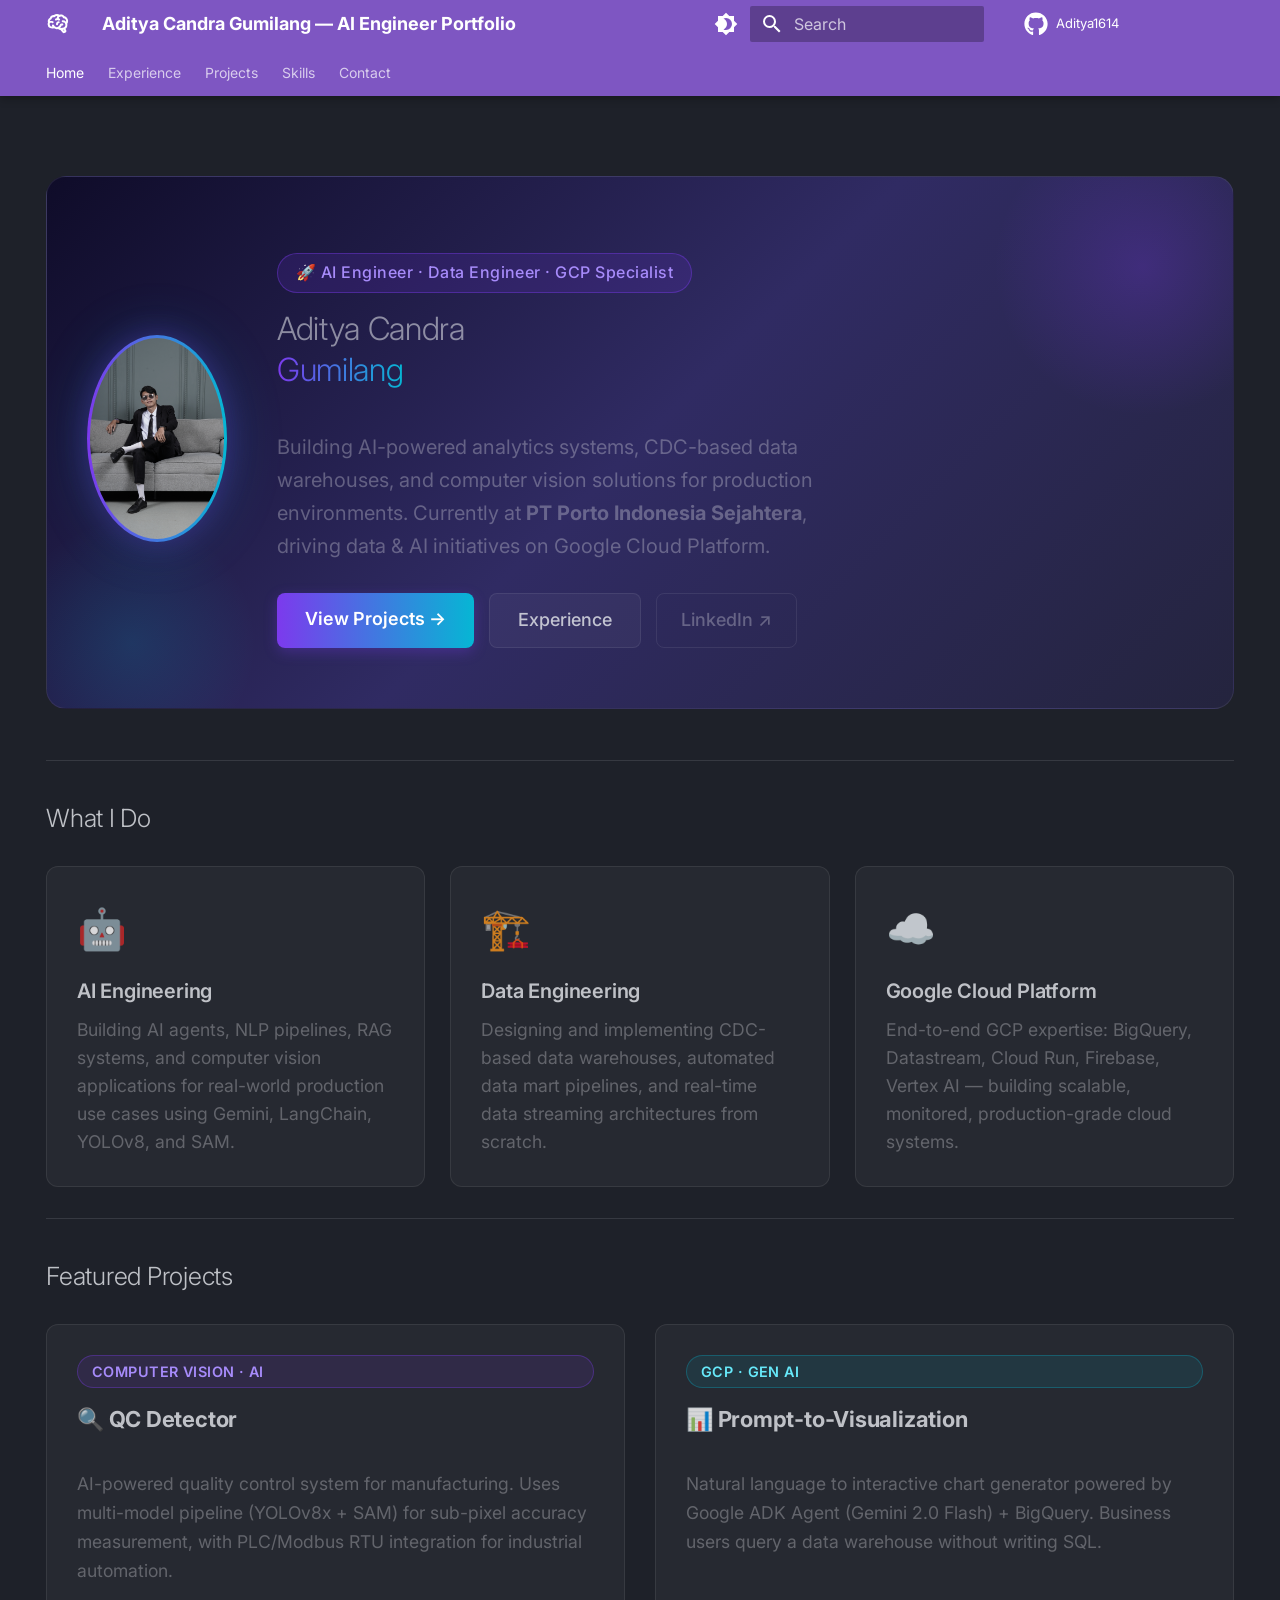
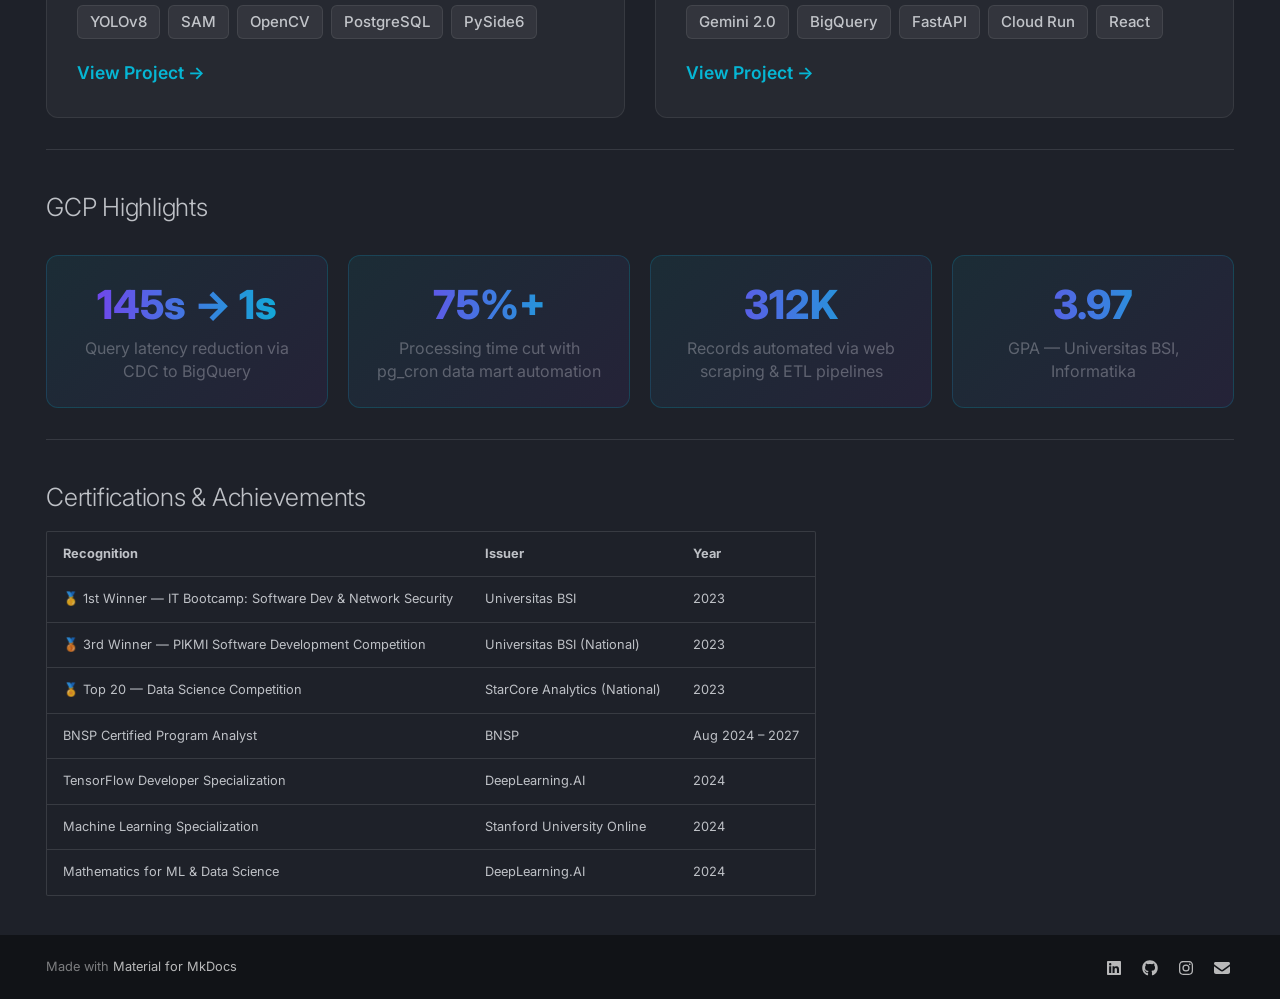
<file: index.html>
<!doctype html>
<html lang="en" class="no-js">
  <head>
    
      <meta charset="utf-8">
      <meta name="viewport" content="width=device-width,initial-scale=1">
      
        <meta name="description" content="Data Engineer & AI Engineer specializing in GCP, computer vision, and AI-powered analytics systems.">
      
      
        <meta name="author" content="Aditya Candra Gumilang">
      
      
        <link rel="canonical" href="https://aditya1614.github.io/Aditya1614/">
      
      
      
        <link rel="next" href="experience/">
      
      
        
      
      
      <link rel="icon" href="assets/images/favicon.png">
      <meta name="generator" content="mkdocs-1.6.1, mkdocs-material-9.7.4">
    
    
      
        <title>Aditya Candra Gumilang — AI Engineer Portfolio</title>
      
    
    
      <link rel="stylesheet" href="assets/stylesheets/main.484c7ddc.min.css">
      
        
        <link rel="stylesheet" href="assets/stylesheets/palette.ab4e12ef.min.css">
      
      


    
    
      
    
    
      
        
        
        <link rel="preconnect" href="https://fonts.gstatic.com" crossorigin>
        <link rel="stylesheet" href="https://fonts.googleapis.com/css?family=Inter:300,300i,400,400i,700,700i%7CJetBrains+Mono:400,400i,700,700i&display=fallback">
        <style>:root{--md-text-font:"Inter";--md-code-font:"JetBrains Mono"}</style>
      
    
    
      <link rel="stylesheet" href="stylesheets/extra.css">
    
    <script>__md_scope=new URL(".",location),__md_hash=e=>[...e].reduce(((e,_)=>(e<<5)-e+_.charCodeAt(0)),0),__md_get=(e,_=localStorage,t=__md_scope)=>JSON.parse(_.getItem(t.pathname+"."+e)),__md_set=(e,_,t=localStorage,a=__md_scope)=>{try{t.setItem(a.pathname+"."+e,JSON.stringify(_))}catch(e){}}</script>
    
      

    
    
  </head>
  
  
    
    
      
    
    
    
    
    <body dir="ltr" data-md-color-scheme="slate" data-md-color-primary="deep-purple" data-md-color-accent="cyan">
  
    
    <input class="md-toggle" data-md-toggle="drawer" type="checkbox" id="__drawer" autocomplete="off">
    <input class="md-toggle" data-md-toggle="search" type="checkbox" id="__search" autocomplete="off">
    <label class="md-overlay" for="__drawer"></label>
    <div data-md-component="skip">
      
        
        <a href="#what-i-do" class="md-skip">
          Skip to content
        </a>
      
    </div>
    <div data-md-component="announce">
      
    </div>
    
    
      

  

<header class="md-header md-header--shadow md-header--lifted" data-md-component="header">
  <nav class="md-header__inner md-grid" aria-label="Header">
    <a href="." title="Aditya Candra Gumilang — AI Engineer Portfolio" class="md-header__button md-logo" aria-label="Aditya Candra Gumilang — AI Engineer Portfolio" data-md-component="logo">
      
  
  <svg xmlns="http://www.w3.org/2000/svg" viewBox="0 0 24 24"><path d="M21.33 12.91c.09 1.55-.62 3.04-1.89 3.95l.77 1.49c.23.45.26.98.06 1.45-.19.47-.58.84-1.06 1l-.79.25a1.687 1.687 0 0 1-1.86-.55L14.44 18c-.89-.15-1.73-.53-2.44-1.1-.5.15-1 .23-1.5.23-.88 0-1.76-.27-2.5-.79-.53.16-1.07.23-1.62.22-.79.01-1.57-.15-2.3-.45a4.1 4.1 0 0 1-2.43-3.61c-.08-.72.04-1.45.35-2.11-.29-.75-.32-1.57-.07-2.33C2.3 7.11 3 6.32 3.87 5.82c.58-1.69 2.21-2.82 4-2.7 1.6-1.5 4.05-1.66 5.83-.37.42-.11.86-.17 1.3-.17 1.36-.03 2.65.57 3.5 1.64 2.04.53 3.5 2.35 3.58 4.47.05 1.11-.25 2.2-.86 3.13.07.36.11.72.11 1.09m-5-1.41c.57.07 1.02.5 1.02 1.07a1 1 0 0 1-1 1h-.63c-.32.9-.88 1.69-1.62 2.29.25.09.51.14.77.21 5.13-.07 4.53-3.2 4.53-3.25a2.59 2.59 0 0 0-2.69-2.49 1 1 0 0 1-1-1 1 1 0 0 1 1-1c1.23.03 2.41.49 3.33 1.3.05-.29.08-.59.08-.89-.06-1.24-.62-2.32-2.87-2.53-1.25-2.96-4.4-1.32-4.4-.4-.03.23.21.72.25.75a1 1 0 0 1 1 1c0 .55-.45 1-1 1-.53-.02-1.03-.22-1.43-.56-.48.31-1.03.5-1.6.56-.57.05-1.04-.35-1.07-.9a.97.97 0 0 1 .88-1.1c.16-.02.94-.14.94-.77 0-.66.25-1.29.68-1.79-.92-.25-1.91.08-2.91 1.29C6.75 5 6 5.25 5.45 7.2 4.5 7.67 4 8 3.78 9c1.08-.22 2.19-.13 3.22.25.5.19.78.75.59 1.29-.19.52-.77.78-1.29.59-.73-.32-1.55-.34-2.3-.06-.32.27-.32.83-.32 1.27 0 .74.37 1.43 1 1.83.53.27 1.12.41 1.71.4q-.225-.39-.39-.81a1.038 1.038 0 0 1 1.96-.68c.4 1.14 1.42 1.92 2.62 2.05 1.37-.07 2.59-.88 3.19-2.13.23-1.38 1.34-1.5 2.56-1.5m2 7.47-.62-1.3-.71.16 1 1.25zm-4.65-8.61a1 1 0 0 0-.91-1.03c-.71-.04-1.4.2-1.93.67-.57.58-.87 1.38-.84 2.19a1 1 0 0 0 1 1c.57 0 1-.45 1-1 0-.27.07-.54.23-.76.12-.1.27-.15.43-.15.55.03 1.02-.38 1.02-.92"/></svg>

    </a>
    <label class="md-header__button md-icon" for="__drawer">
      
      <svg xmlns="http://www.w3.org/2000/svg" viewBox="0 0 24 24"><path d="M3 6h18v2H3zm0 5h18v2H3zm0 5h18v2H3z"/></svg>
    </label>
    <div class="md-header__title" data-md-component="header-title">
      <div class="md-header__ellipsis">
        <div class="md-header__topic">
          <span class="md-ellipsis">
            Aditya Candra Gumilang — AI Engineer Portfolio
          </span>
        </div>
        <div class="md-header__topic" data-md-component="header-topic">
          <span class="md-ellipsis">
            
              Home
            
          </span>
        </div>
      </div>
    </div>
    
      
        <form class="md-header__option" data-md-component="palette">
  
    
    
    
    <input class="md-option" data-md-color-media="" data-md-color-scheme="slate" data-md-color-primary="deep-purple" data-md-color-accent="cyan"  aria-label="Switch to light mode"  type="radio" name="__palette" id="__palette_0">
    
      <label class="md-header__button md-icon" title="Switch to light mode" for="__palette_1" hidden>
        <svg xmlns="http://www.w3.org/2000/svg" viewBox="0 0 24 24"><path d="M12 18c-.89 0-1.74-.2-2.5-.55C11.56 16.5 13 14.42 13 12s-1.44-4.5-3.5-5.45C10.26 6.2 11.11 6 12 6a6 6 0 0 1 6 6 6 6 0 0 1-6 6m8-9.31V4h-4.69L12 .69 8.69 4H4v4.69L.69 12 4 15.31V20h4.69L12 23.31 15.31 20H20v-4.69L23.31 12z"/></svg>
      </label>
    
  
    
    
    
    <input class="md-option" data-md-color-media="" data-md-color-scheme="default" data-md-color-primary="deep-purple" data-md-color-accent="cyan"  aria-label="Switch to dark mode"  type="radio" name="__palette" id="__palette_1">
    
      <label class="md-header__button md-icon" title="Switch to dark mode" for="__palette_0" hidden>
        <svg xmlns="http://www.w3.org/2000/svg" viewBox="0 0 24 24"><path d="M12 8a4 4 0 0 0-4 4 4 4 0 0 0 4 4 4 4 0 0 0 4-4 4 4 0 0 0-4-4m0 10a6 6 0 0 1-6-6 6 6 0 0 1 6-6 6 6 0 0 1 6 6 6 6 0 0 1-6 6m8-9.31V4h-4.69L12 .69 8.69 4H4v4.69L.69 12 4 15.31V20h4.69L12 23.31 15.31 20H20v-4.69L23.31 12z"/></svg>
      </label>
    
  
</form>
      
    
    
      <script>var palette=__md_get("__palette");if(palette&&palette.color){if("(prefers-color-scheme)"===palette.color.media){var media=matchMedia("(prefers-color-scheme: light)"),input=document.querySelector(media.matches?"[data-md-color-media='(prefers-color-scheme: light)']":"[data-md-color-media='(prefers-color-scheme: dark)']");palette.color.media=input.getAttribute("data-md-color-media"),palette.color.scheme=input.getAttribute("data-md-color-scheme"),palette.color.primary=input.getAttribute("data-md-color-primary"),palette.color.accent=input.getAttribute("data-md-color-accent")}for(var[key,value]of Object.entries(palette.color))document.body.setAttribute("data-md-color-"+key,value)}</script>
    
    
    
      
      
        <label class="md-header__button md-icon" for="__search">
          
          <svg xmlns="http://www.w3.org/2000/svg" viewBox="0 0 24 24"><path d="M9.5 3A6.5 6.5 0 0 1 16 9.5c0 1.61-.59 3.09-1.56 4.23l.27.27h.79l5 5-1.5 1.5-5-5v-.79l-.27-.27A6.52 6.52 0 0 1 9.5 16 6.5 6.5 0 0 1 3 9.5 6.5 6.5 0 0 1 9.5 3m0 2C7 5 5 7 5 9.5S7 14 9.5 14 14 12 14 9.5 12 5 9.5 5"/></svg>
        </label>
        <div class="md-search" data-md-component="search" role="dialog">
  <label class="md-search__overlay" for="__search"></label>
  <div class="md-search__inner" role="search">
    <form class="md-search__form" name="search">
      <input type="text" class="md-search__input" name="query" aria-label="Search" placeholder="Search" autocapitalize="off" autocorrect="off" autocomplete="off" spellcheck="false" data-md-component="search-query" required>
      <label class="md-search__icon md-icon" for="__search">
        
        <svg xmlns="http://www.w3.org/2000/svg" viewBox="0 0 24 24"><path d="M9.5 3A6.5 6.5 0 0 1 16 9.5c0 1.61-.59 3.09-1.56 4.23l.27.27h.79l5 5-1.5 1.5-5-5v-.79l-.27-.27A6.52 6.52 0 0 1 9.5 16 6.5 6.5 0 0 1 3 9.5 6.5 6.5 0 0 1 9.5 3m0 2C7 5 5 7 5 9.5S7 14 9.5 14 14 12 14 9.5 12 5 9.5 5"/></svg>
        
        <svg xmlns="http://www.w3.org/2000/svg" viewBox="0 0 24 24"><path d="M20 11v2H8l5.5 5.5-1.42 1.42L4.16 12l7.92-7.92L13.5 5.5 8 11z"/></svg>
      </label>
      <nav class="md-search__options" aria-label="Search">
        
          <a href="javascript:void(0)" class="md-search__icon md-icon" title="Share" aria-label="Share" data-clipboard data-clipboard-text="" data-md-component="search-share" tabindex="-1">
            
            <svg xmlns="http://www.w3.org/2000/svg" viewBox="0 0 24 24"><path d="M18 16.08c-.76 0-1.44.3-1.96.77L8.91 12.7c.05-.23.09-.46.09-.7s-.04-.47-.09-.7l7.05-4.11c.54.5 1.25.81 2.04.81a3 3 0 0 0 3-3 3 3 0 0 0-3-3 3 3 0 0 0-3 3c0 .24.04.47.09.7L8.04 9.81C7.5 9.31 6.79 9 6 9a3 3 0 0 0-3 3 3 3 0 0 0 3 3c.79 0 1.5-.31 2.04-.81l7.12 4.15c-.05.21-.08.43-.08.66 0 1.61 1.31 2.91 2.92 2.91s2.92-1.3 2.92-2.91A2.92 2.92 0 0 0 18 16.08"/></svg>
          </a>
        
        <button type="reset" class="md-search__icon md-icon" title="Clear" aria-label="Clear" tabindex="-1">
          
          <svg xmlns="http://www.w3.org/2000/svg" viewBox="0 0 24 24"><path d="M19 6.41 17.59 5 12 10.59 6.41 5 5 6.41 10.59 12 5 17.59 6.41 19 12 13.41 17.59 19 19 17.59 13.41 12z"/></svg>
        </button>
      </nav>
      
    </form>
    <div class="md-search__output">
      <div class="md-search__scrollwrap" tabindex="0" data-md-scrollfix>
        <div class="md-search-result" data-md-component="search-result">
          <div class="md-search-result__meta">
            Initializing search
          </div>
          <ol class="md-search-result__list" role="presentation"></ol>
        </div>
      </div>
    </div>
  </div>
</div>
      
    
    
      <div class="md-header__source">
        <a href="https://github.com/Aditya1614" title="Go to repository" class="md-source" data-md-component="source">
  <div class="md-source__icon md-icon">
    
    <svg xmlns="http://www.w3.org/2000/svg" viewBox="0 0 512 512"><!--! Font Awesome Free 7.1.0 by @fontawesome - https://fontawesome.com License - https://fontawesome.com/license/free (Icons: CC BY 4.0, Fonts: SIL OFL 1.1, Code: MIT License) Copyright 2025 Fonticons, Inc.--><path d="M173.9 397.4c0 2-2.3 3.6-5.2 3.6-3.3.3-5.6-1.3-5.6-3.6 0-2 2.3-3.6 5.2-3.6 3-.3 5.6 1.3 5.6 3.6m-31.1-4.5c-.7 2 1.3 4.3 4.3 4.9 2.6 1 5.6 0 6.2-2s-1.3-4.3-4.3-5.2c-2.6-.7-5.5.3-6.2 2.3m44.2-1.7c-2.9.7-4.9 2.6-4.6 4.9.3 2 2.9 3.3 5.9 2.6 2.9-.7 4.9-2.6 4.6-4.6-.3-1.9-3-3.2-5.9-2.9M252.8 8C114.1 8 8 113.3 8 252c0 110.9 69.8 205.8 169.5 239.2 12.8 2.3 17.3-5.6 17.3-12.1 0-6.2-.3-40.4-.3-61.4 0 0-70 15-84.7-29.8 0 0-11.4-29.1-27.8-36.6 0 0-22.9-15.7 1.6-15.4 0 0 24.9 2 38.6 25.8 21.9 38.6 58.6 27.5 72.9 20.9 2.3-16 8.8-27.1 16-33.7-55.9-6.2-112.3-14.3-112.3-110.5 0-27.5 7.6-41.3 23.6-58.9-2.6-6.5-11.1-33.3 2.6-67.9 20.9-6.5 69 27 69 27 20-5.6 41.5-8.5 62.8-8.5s42.8 2.9 62.8 8.5c0 0 48.1-33.6 69-27 13.7 34.7 5.2 61.4 2.6 67.9 16 17.7 25.8 31.5 25.8 58.9 0 96.5-58.9 104.2-114.8 110.5 9.2 7.9 17 22.9 17 46.4 0 33.7-.3 75.4-.3 83.6 0 6.5 4.6 14.4 17.3 12.1C436.2 457.8 504 362.9 504 252 504 113.3 391.5 8 252.8 8M105.2 352.9c-1.3 1-1 3.3.7 5.2 1.6 1.6 3.9 2.3 5.2 1 1.3-1 1-3.3-.7-5.2-1.6-1.6-3.9-2.3-5.2-1m-10.8-8.1c-.7 1.3.3 2.9 2.3 3.9 1.6 1 3.6.7 4.3-.7.7-1.3-.3-2.9-2.3-3.9-2-.6-3.6-.3-4.3.7m32.4 35.6c-1.6 1.3-1 4.3 1.3 6.2 2.3 2.3 5.2 2.6 6.5 1 1.3-1.3.7-4.3-1.3-6.2-2.2-2.3-5.2-2.6-6.5-1m-11.4-14.7c-1.6 1-1.6 3.6 0 5.9s4.3 3.3 5.6 2.3c1.6-1.3 1.6-3.9 0-6.2-1.4-2.3-4-3.3-5.6-2"/></svg>
  </div>
  <div class="md-source__repository">
    Aditya1614
  </div>
</a>
      </div>
    
  </nav>
  
    
      
<nav class="md-tabs" aria-label="Tabs" data-md-component="tabs">
  <div class="md-grid">
    <ul class="md-tabs__list">
      
        
  
  
  
    
  
  
    <li class="md-tabs__item md-tabs__item--active">
      <a href="." class="md-tabs__link">
        
  
  
    
  
  Home

      </a>
    </li>
  

      
        
  
  
  
  
    <li class="md-tabs__item">
      <a href="experience/" class="md-tabs__link">
        
  
  
    
  
  Experience

      </a>
    </li>
  

      
        
  
  
  
  
    
    
      <li class="md-tabs__item">
        <a href="projects/" class="md-tabs__link">
          
  
  
  Projects

        </a>
      </li>
    
  

      
        
  
  
  
  
    <li class="md-tabs__item">
      <a href="skills/" class="md-tabs__link">
        
  
  
    
  
  Skills

      </a>
    </li>
  

      
        
  
  
  
  
    <li class="md-tabs__item">
      <a href="contact/" class="md-tabs__link">
        
  
  
    
  
  Contact

      </a>
    </li>
  

      
    </ul>
  </div>
</nav>
    
  
</header>
    
    <div class="md-container" data-md-component="container">
      
      
        
      
      <main class="md-main" data-md-component="main">
        <div class="md-main__inner md-grid">
          
            
              
                
              
              <div class="md-sidebar md-sidebar--primary" data-md-component="sidebar" data-md-type="navigation" hidden>
                <div class="md-sidebar__scrollwrap">
                  <div class="md-sidebar__inner">
                    


  


<nav class="md-nav md-nav--primary md-nav--lifted" aria-label="Navigation" data-md-level="0">
  <label class="md-nav__title" for="__drawer">
    <a href="." title="Aditya Candra Gumilang — AI Engineer Portfolio" class="md-nav__button md-logo" aria-label="Aditya Candra Gumilang — AI Engineer Portfolio" data-md-component="logo">
      
  
  <svg xmlns="http://www.w3.org/2000/svg" viewBox="0 0 24 24"><path d="M21.33 12.91c.09 1.55-.62 3.04-1.89 3.95l.77 1.49c.23.45.26.98.06 1.45-.19.47-.58.84-1.06 1l-.79.25a1.687 1.687 0 0 1-1.86-.55L14.44 18c-.89-.15-1.73-.53-2.44-1.1-.5.15-1 .23-1.5.23-.88 0-1.76-.27-2.5-.79-.53.16-1.07.23-1.62.22-.79.01-1.57-.15-2.3-.45a4.1 4.1 0 0 1-2.43-3.61c-.08-.72.04-1.45.35-2.11-.29-.75-.32-1.57-.07-2.33C2.3 7.11 3 6.32 3.87 5.82c.58-1.69 2.21-2.82 4-2.7 1.6-1.5 4.05-1.66 5.83-.37.42-.11.86-.17 1.3-.17 1.36-.03 2.65.57 3.5 1.64 2.04.53 3.5 2.35 3.58 4.47.05 1.11-.25 2.2-.86 3.13.07.36.11.72.11 1.09m-5-1.41c.57.07 1.02.5 1.02 1.07a1 1 0 0 1-1 1h-.63c-.32.9-.88 1.69-1.62 2.29.25.09.51.14.77.21 5.13-.07 4.53-3.2 4.53-3.25a2.59 2.59 0 0 0-2.69-2.49 1 1 0 0 1-1-1 1 1 0 0 1 1-1c1.23.03 2.41.49 3.33 1.3.05-.29.08-.59.08-.89-.06-1.24-.62-2.32-2.87-2.53-1.25-2.96-4.4-1.32-4.4-.4-.03.23.21.72.25.75a1 1 0 0 1 1 1c0 .55-.45 1-1 1-.53-.02-1.03-.22-1.43-.56-.48.31-1.03.5-1.6.56-.57.05-1.04-.35-1.07-.9a.97.97 0 0 1 .88-1.1c.16-.02.94-.14.94-.77 0-.66.25-1.29.68-1.79-.92-.25-1.91.08-2.91 1.29C6.75 5 6 5.25 5.45 7.2 4.5 7.67 4 8 3.78 9c1.08-.22 2.19-.13 3.22.25.5.19.78.75.59 1.29-.19.52-.77.78-1.29.59-.73-.32-1.55-.34-2.3-.06-.32.27-.32.83-.32 1.27 0 .74.37 1.43 1 1.83.53.27 1.12.41 1.71.4q-.225-.39-.39-.81a1.038 1.038 0 0 1 1.96-.68c.4 1.14 1.42 1.92 2.62 2.05 1.37-.07 2.59-.88 3.19-2.13.23-1.38 1.34-1.5 2.56-1.5m2 7.47-.62-1.3-.71.16 1 1.25zm-4.65-8.61a1 1 0 0 0-.91-1.03c-.71-.04-1.4.2-1.93.67-.57.58-.87 1.38-.84 2.19a1 1 0 0 0 1 1c.57 0 1-.45 1-1 0-.27.07-.54.23-.76.12-.1.27-.15.43-.15.55.03 1.02-.38 1.02-.92"/></svg>

    </a>
    Aditya Candra Gumilang — AI Engineer Portfolio
  </label>
  
    <div class="md-nav__source">
      <a href="https://github.com/Aditya1614" title="Go to repository" class="md-source" data-md-component="source">
  <div class="md-source__icon md-icon">
    
    <svg xmlns="http://www.w3.org/2000/svg" viewBox="0 0 512 512"><!--! Font Awesome Free 7.1.0 by @fontawesome - https://fontawesome.com License - https://fontawesome.com/license/free (Icons: CC BY 4.0, Fonts: SIL OFL 1.1, Code: MIT License) Copyright 2025 Fonticons, Inc.--><path d="M173.9 397.4c0 2-2.3 3.6-5.2 3.6-3.3.3-5.6-1.3-5.6-3.6 0-2 2.3-3.6 5.2-3.6 3-.3 5.6 1.3 5.6 3.6m-31.1-4.5c-.7 2 1.3 4.3 4.3 4.9 2.6 1 5.6 0 6.2-2s-1.3-4.3-4.3-5.2c-2.6-.7-5.5.3-6.2 2.3m44.2-1.7c-2.9.7-4.9 2.6-4.6 4.9.3 2 2.9 3.3 5.9 2.6 2.9-.7 4.9-2.6 4.6-4.6-.3-1.9-3-3.2-5.9-2.9M252.8 8C114.1 8 8 113.3 8 252c0 110.9 69.8 205.8 169.5 239.2 12.8 2.3 17.3-5.6 17.3-12.1 0-6.2-.3-40.4-.3-61.4 0 0-70 15-84.7-29.8 0 0-11.4-29.1-27.8-36.6 0 0-22.9-15.7 1.6-15.4 0 0 24.9 2 38.6 25.8 21.9 38.6 58.6 27.5 72.9 20.9 2.3-16 8.8-27.1 16-33.7-55.9-6.2-112.3-14.3-112.3-110.5 0-27.5 7.6-41.3 23.6-58.9-2.6-6.5-11.1-33.3 2.6-67.9 20.9-6.5 69 27 69 27 20-5.6 41.5-8.5 62.8-8.5s42.8 2.9 62.8 8.5c0 0 48.1-33.6 69-27 13.7 34.7 5.2 61.4 2.6 67.9 16 17.7 25.8 31.5 25.8 58.9 0 96.5-58.9 104.2-114.8 110.5 9.2 7.9 17 22.9 17 46.4 0 33.7-.3 75.4-.3 83.6 0 6.5 4.6 14.4 17.3 12.1C436.2 457.8 504 362.9 504 252 504 113.3 391.5 8 252.8 8M105.2 352.9c-1.3 1-1 3.3.7 5.2 1.6 1.6 3.9 2.3 5.2 1 1.3-1 1-3.3-.7-5.2-1.6-1.6-3.9-2.3-5.2-1m-10.8-8.1c-.7 1.3.3 2.9 2.3 3.9 1.6 1 3.6.7 4.3-.7.7-1.3-.3-2.9-2.3-3.9-2-.6-3.6-.3-4.3.7m32.4 35.6c-1.6 1.3-1 4.3 1.3 6.2 2.3 2.3 5.2 2.6 6.5 1 1.3-1.3.7-4.3-1.3-6.2-2.2-2.3-5.2-2.6-6.5-1m-11.4-14.7c-1.6 1-1.6 3.6 0 5.9s4.3 3.3 5.6 2.3c1.6-1.3 1.6-3.9 0-6.2-1.4-2.3-4-3.3-5.6-2"/></svg>
  </div>
  <div class="md-source__repository">
    Aditya1614
  </div>
</a>
    </div>
  
  <ul class="md-nav__list" data-md-scrollfix>
    
      
      
  
  
    
  
  
  
    <li class="md-nav__item md-nav__item--active">
      
      <input class="md-nav__toggle md-toggle" type="checkbox" id="__toc">
      
      
      
        <label class="md-nav__link md-nav__link--active" for="__toc">
          
  
  
  <span class="md-ellipsis">
    
  
    Home
  

    
  </span>
  
  

          <span class="md-nav__icon md-icon"></span>
        </label>
      
      <a href="." class="md-nav__link md-nav__link--active">
        
  
  
  <span class="md-ellipsis">
    
  
    Home
  

    
  </span>
  
  

      </a>
      
        

<nav class="md-nav md-nav--secondary" aria-label="Table of contents">
  
  
  
  
    <label class="md-nav__title" for="__toc">
      <span class="md-nav__icon md-icon"></span>
      Table of contents
    </label>
    <ul class="md-nav__list" data-md-component="toc" data-md-scrollfix>
      
        <li class="md-nav__item">
  <a href="#what-i-do" class="md-nav__link">
    <span class="md-ellipsis">
      
        What I Do
      
    </span>
  </a>
  
</li>
      
        <li class="md-nav__item">
  <a href="#featured-projects" class="md-nav__link">
    <span class="md-ellipsis">
      
        Featured Projects
      
    </span>
  </a>
  
</li>
      
        <li class="md-nav__item">
  <a href="#gcp-highlights" class="md-nav__link">
    <span class="md-ellipsis">
      
        GCP Highlights
      
    </span>
  </a>
  
</li>
      
        <li class="md-nav__item">
  <a href="#certifications-achievements" class="md-nav__link">
    <span class="md-ellipsis">
      
        Certifications &amp; Achievements
      
    </span>
  </a>
  
</li>
      
    </ul>
  
</nav>
      
    </li>
  

    
      
      
  
  
  
  
    <li class="md-nav__item">
      <a href="experience/" class="md-nav__link">
        
  
  
  <span class="md-ellipsis">
    
  
    Experience
  

    
  </span>
  
  

      </a>
    </li>
  

    
      
      
  
  
  
  
    
    
    
    
      
      
        
      
    
    
    <li class="md-nav__item md-nav__item--nested">
      
        
        
          
        
        <input class="md-nav__toggle md-toggle md-toggle--indeterminate" type="checkbox" id="__nav_3" >
        
          
          <label class="md-nav__link" for="__nav_3" id="__nav_3_label" tabindex="0">
            
  
  
  <span class="md-ellipsis">
    
  
    Projects
  

    
  </span>
  
  

            <span class="md-nav__icon md-icon"></span>
          </label>
        
        <nav class="md-nav" data-md-level="1" aria-labelledby="__nav_3_label" aria-expanded="false">
          <label class="md-nav__title" for="__nav_3">
            <span class="md-nav__icon md-icon"></span>
            
  
    Projects
  

          </label>
          <ul class="md-nav__list" data-md-scrollfix>
            
              
                
  
  
  
  
    <li class="md-nav__item">
      <a href="projects/" class="md-nav__link">
        
  
  
  <span class="md-ellipsis">
    
  
    Overview
  

    
  </span>
  
  

      </a>
    </li>
  

              
            
              
                
  
  
  
  
    <li class="md-nav__item">
      <a href="projects/qc-detector/" class="md-nav__link">
        
  
  
  <span class="md-ellipsis">
    
  
    QC Detector
  

    
  </span>
  
  

      </a>
    </li>
  

              
            
              
                
  
  
  
  
    <li class="md-nav__item">
      <a href="projects/prompt-to-viz/" class="md-nav__link">
        
  
  
  <span class="md-ellipsis">
    
  
    Prompt-to-Visualization
  

    
  </span>
  
  

      </a>
    </li>
  

              
            
          </ul>
        </nav>
      
    </li>
  

    
      
      
  
  
  
  
    <li class="md-nav__item">
      <a href="skills/" class="md-nav__link">
        
  
  
  <span class="md-ellipsis">
    
  
    Skills
  

    
  </span>
  
  

      </a>
    </li>
  

    
      
      
  
  
  
  
    <li class="md-nav__item">
      <a href="contact/" class="md-nav__link">
        
  
  
  <span class="md-ellipsis">
    
  
    Contact
  

    
  </span>
  
  

      </a>
    </li>
  

    
  </ul>
</nav>
                  </div>
                </div>
              </div>
            
            
              
                
              
              <div class="md-sidebar md-sidebar--secondary" data-md-component="sidebar" data-md-type="toc" hidden>
                <div class="md-sidebar__scrollwrap">
                  <div class="md-sidebar__inner">
                    

<nav class="md-nav md-nav--secondary" aria-label="Table of contents">
  
  
  
  
    <label class="md-nav__title" for="__toc">
      <span class="md-nav__icon md-icon"></span>
      Table of contents
    </label>
    <ul class="md-nav__list" data-md-component="toc" data-md-scrollfix>
      
        <li class="md-nav__item">
  <a href="#what-i-do" class="md-nav__link">
    <span class="md-ellipsis">
      
        What I Do
      
    </span>
  </a>
  
</li>
      
        <li class="md-nav__item">
  <a href="#featured-projects" class="md-nav__link">
    <span class="md-ellipsis">
      
        Featured Projects
      
    </span>
  </a>
  
</li>
      
        <li class="md-nav__item">
  <a href="#gcp-highlights" class="md-nav__link">
    <span class="md-ellipsis">
      
        GCP Highlights
      
    </span>
  </a>
  
</li>
      
        <li class="md-nav__item">
  <a href="#certifications-achievements" class="md-nav__link">
    <span class="md-ellipsis">
      
        Certifications &amp; Achievements
      
    </span>
  </a>
  
</li>
      
    </ul>
  
</nav>
                  </div>
                </div>
              </div>
            
          
          
            <div class="md-content" data-md-component="content">
              
              <article class="md-content__inner md-typeset">
                
                  
  



  
  


<div class="hero-wrapper">
  <div class="hero-content">
    <div class="hero-photo-wrap">
      <img src="assets/profile.jpeg" alt="Aditya Candra Gumilang" class="hero-photo" />
    </div>
    <div class="hero-text">
      <p class="hero-badge">🚀 AI Engineer · Data Engineer · GCP Specialist</p>
      <h1 class="hero-title">Aditya Candra<br><span class="gradient-text">Gumilang</span></h1>
      <p class="hero-subtitle">
        Building AI-powered analytics systems, CDC-based data warehouses, and computer vision solutions for production environments.
        Currently at <strong>PT Porto Indonesia Sejahtera</strong>, driving data & AI initiatives on Google Cloud Platform.
      </p>
      <div class="hero-actions">
        <a href="projects/" class="btn-primary">View Projects →</a>
        <a href="experience/" class="btn-secondary">Experience</a>
        <a href="https://www.linkedin.com/in/adityacg" target="_blank" class="btn-ghost">LinkedIn ↗</a>
      </div>
    </div>
  </div>
</div>

<hr />
<h2 id="what-i-do">What I Do</h2>
<div class="card-grid">
  <div class="feature-card">
    <span class="card-icon">🤖</span>
    <h3>AI Engineering</h3>
    <p>Building AI agents, NLP pipelines, RAG systems, and computer vision applications for real-world production use cases using Gemini, LangChain, YOLOv8, and SAM.</p>
  </div>
  <div class="feature-card">
    <span class="card-icon">🏗️</span>
    <h3>Data Engineering</h3>
    <p>Designing and implementing CDC-based data warehouses, automated data mart pipelines, and real-time data streaming architectures from scratch.</p>
  </div>
  <div class="feature-card">
    <span class="card-icon">☁️</span>
    <h3>Google Cloud Platform</h3>
    <p>End-to-end GCP expertise: BigQuery, Datastream, Cloud Run, Firebase, Vertex AI — building scalable, monitored, production-grade cloud systems.</p>
  </div>
</div>

<hr />
<h2 id="featured-projects">Featured Projects</h2>
<div class="project-grid">
  <div class="project-card">
    <div class="project-badge ai-badge">Computer Vision · AI</div>
    <h3>🔍 QC Detector</h3>
    <p>AI-powered quality control system for manufacturing. Uses multi-model pipeline (YOLOv8x + SAM) for sub-pixel accuracy measurement, with PLC/Modbus RTU integration for industrial automation.</p>
    <div class="tech-tags">
      <span>YOLOv8</span><span>SAM</span><span>OpenCV</span><span>PostgreSQL</span><span>PySide6</span>
    </div>
    <a href="projects/qc-detector/" class="card-link">View Project →</a>
  </div>
  <div class="project-card">
    <div class="project-badge gcp-badge">GCP · Gen AI</div>
    <h3>📊 Prompt-to-Visualization</h3>
    <p>Natural language to interactive chart generator powered by Google ADK Agent (Gemini 2.0 Flash) + BigQuery. Business users query a data warehouse without writing SQL.</p>
    <div class="tech-tags">
      <span>Gemini 2.0</span><span>BigQuery</span><span>FastAPI</span><span>Cloud Run</span><span>React</span>
    </div>
    <a href="projects/prompt-to-viz/" class="card-link">View Project →</a>
  </div>
</div>

<hr />
<h2 id="gcp-highlights">GCP Highlights</h2>
<div class="gcp-highlight-grid">
  <div class="gcp-card">
    <div class="stat-number">145s → 1s</div>
    <div class="stat-label">Query latency reduction via CDC to BigQuery</div>
  </div>
  <div class="gcp-card">
    <div class="stat-number">75%+</div>
    <div class="stat-label">Processing time cut with pg_cron data mart automation</div>
  </div>
  <div class="gcp-card">
    <div class="stat-number">312K</div>
    <div class="stat-label">Records automated via web scraping & ETL pipelines</div>
  </div>
  <div class="gcp-card">
    <div class="stat-number">3.97</div>
    <div class="stat-label">GPA — Universitas BSI, Informatika</div>
  </div>
</div>

<hr />
<h2 id="certifications-achievements">Certifications &amp; Achievements</h2>
<table>
<thead>
<tr>
<th>Recognition</th>
<th>Issuer</th>
<th>Year</th>
</tr>
</thead>
<tbody>
<tr>
<td>🥇 1st Winner — IT Bootcamp: Software Dev &amp; Network Security</td>
<td>Universitas BSI</td>
<td>2023</td>
</tr>
<tr>
<td>🥉 3rd Winner — PIKMI Software Development Competition</td>
<td>Universitas BSI (National)</td>
<td>2023</td>
</tr>
<tr>
<td>🏅 Top 20 — Data Science Competition</td>
<td>StarCore Analytics (National)</td>
<td>2023</td>
</tr>
<tr>
<td>BNSP Certified Program Analyst</td>
<td>BNSP</td>
<td>Aug 2024 – 2027</td>
</tr>
<tr>
<td>TensorFlow Developer Specialization</td>
<td>DeepLearning.AI</td>
<td>2024</td>
</tr>
<tr>
<td>Machine Learning Specialization</td>
<td>Stanford University Online</td>
<td>2024</td>
</tr>
<tr>
<td>Mathematics for ML &amp; Data Science</td>
<td>DeepLearning.AI</td>
<td>2024</td>
</tr>
</tbody>
</table>







  
  




  



                
              </article>
            </div>
          
          
  <script>var tabs=__md_get("__tabs");if(Array.isArray(tabs))e:for(var set of document.querySelectorAll(".tabbed-set")){var labels=set.querySelector(".tabbed-labels");for(var tab of tabs)for(var label of labels.getElementsByTagName("label"))if(label.innerText.trim()===tab){var input=document.getElementById(label.htmlFor);input.checked=!0;continue e}}</script>

<script>var target=document.getElementById(location.hash.slice(1));target&&target.name&&(target.checked=target.name.startsWith("__tabbed_"))</script>
        </div>
        
          <button type="button" class="md-top md-icon" data-md-component="top" hidden>
  
  <svg xmlns="http://www.w3.org/2000/svg" viewBox="0 0 24 24"><path d="M13 20h-2V8l-5.5 5.5-1.42-1.42L12 4.16l7.92 7.92-1.42 1.42L13 8z"/></svg>
  Back to top
</button>
        
      </main>
      
        <footer class="md-footer">
  
  <div class="md-footer-meta md-typeset">
    <div class="md-footer-meta__inner md-grid">
      <div class="md-copyright">
  
  
    Made with
    <a href="https://squidfunk.github.io/mkdocs-material/" target="_blank" rel="noopener">
      Material for MkDocs
    </a>
  
</div>
      
        
<div class="md-social">
  
    
    
    
    
    <a href="https://www.linkedin.com/in/adityacg" target="_blank" rel="noopener" title="LinkedIn" class="md-social__link">
      <svg xmlns="http://www.w3.org/2000/svg" viewBox="0 0 448 512"><!--! Font Awesome Free 7.1.0 by @fontawesome - https://fontawesome.com License - https://fontawesome.com/license/free (Icons: CC BY 4.0, Fonts: SIL OFL 1.1, Code: MIT License) Copyright 2025 Fonticons, Inc.--><path d="M416 32H31.9C14.3 32 0 46.5 0 64.3v383.4C0 465.5 14.3 480 31.9 480H416c17.6 0 32-14.5 32-32.3V64.3c0-17.8-14.4-32.3-32-32.3M135.4 416H69V202.2h66.5V416zM102.2 96a38.5 38.5 0 1 1 0 77 38.5 38.5 0 1 1 0-77m282.1 320h-66.4V312c0-24.8-.5-56.7-34.5-56.7-34.6 0-39.9 27-39.9 54.9V416h-66.4V202.2h63.7v29.2h.9c8.9-16.8 30.6-34.5 62.9-34.5 67.2 0 79.7 44.3 79.7 101.9z"/></svg>
    </a>
  
    
    
    
    
    <a href="https://github.com/Aditya1614" target="_blank" rel="noopener" title="GitHub" class="md-social__link">
      <svg xmlns="http://www.w3.org/2000/svg" viewBox="0 0 512 512"><!--! Font Awesome Free 7.1.0 by @fontawesome - https://fontawesome.com License - https://fontawesome.com/license/free (Icons: CC BY 4.0, Fonts: SIL OFL 1.1, Code: MIT License) Copyright 2025 Fonticons, Inc.--><path d="M173.9 397.4c0 2-2.3 3.6-5.2 3.6-3.3.3-5.6-1.3-5.6-3.6 0-2 2.3-3.6 5.2-3.6 3-.3 5.6 1.3 5.6 3.6m-31.1-4.5c-.7 2 1.3 4.3 4.3 4.9 2.6 1 5.6 0 6.2-2s-1.3-4.3-4.3-5.2c-2.6-.7-5.5.3-6.2 2.3m44.2-1.7c-2.9.7-4.9 2.6-4.6 4.9.3 2 2.9 3.3 5.9 2.6 2.9-.7 4.9-2.6 4.6-4.6-.3-1.9-3-3.2-5.9-2.9M252.8 8C114.1 8 8 113.3 8 252c0 110.9 69.8 205.8 169.5 239.2 12.8 2.3 17.3-5.6 17.3-12.1 0-6.2-.3-40.4-.3-61.4 0 0-70 15-84.7-29.8 0 0-11.4-29.1-27.8-36.6 0 0-22.9-15.7 1.6-15.4 0 0 24.9 2 38.6 25.8 21.9 38.6 58.6 27.5 72.9 20.9 2.3-16 8.8-27.1 16-33.7-55.9-6.2-112.3-14.3-112.3-110.5 0-27.5 7.6-41.3 23.6-58.9-2.6-6.5-11.1-33.3 2.6-67.9 20.9-6.5 69 27 69 27 20-5.6 41.5-8.5 62.8-8.5s42.8 2.9 62.8 8.5c0 0 48.1-33.6 69-27 13.7 34.7 5.2 61.4 2.6 67.9 16 17.7 25.8 31.5 25.8 58.9 0 96.5-58.9 104.2-114.8 110.5 9.2 7.9 17 22.9 17 46.4 0 33.7-.3 75.4-.3 83.6 0 6.5 4.6 14.4 17.3 12.1C436.2 457.8 504 362.9 504 252 504 113.3 391.5 8 252.8 8M105.2 352.9c-1.3 1-1 3.3.7 5.2 1.6 1.6 3.9 2.3 5.2 1 1.3-1 1-3.3-.7-5.2-1.6-1.6-3.9-2.3-5.2-1m-10.8-8.1c-.7 1.3.3 2.9 2.3 3.9 1.6 1 3.6.7 4.3-.7.7-1.3-.3-2.9-2.3-3.9-2-.6-3.6-.3-4.3.7m32.4 35.6c-1.6 1.3-1 4.3 1.3 6.2 2.3 2.3 5.2 2.6 6.5 1 1.3-1.3.7-4.3-1.3-6.2-2.2-2.3-5.2-2.6-6.5-1m-11.4-14.7c-1.6 1-1.6 3.6 0 5.9s4.3 3.3 5.6 2.3c1.6-1.3 1.6-3.9 0-6.2-1.4-2.3-4-3.3-5.6-2"/></svg>
    </a>
  
    
    
    
    
    <a href="https://instagram.com/aditya_candra_gumilang" target="_blank" rel="noopener" title="Instagram" class="md-social__link">
      <svg xmlns="http://www.w3.org/2000/svg" viewBox="0 0 448 512"><!--! Font Awesome Free 7.1.0 by @fontawesome - https://fontawesome.com License - https://fontawesome.com/license/free (Icons: CC BY 4.0, Fonts: SIL OFL 1.1, Code: MIT License) Copyright 2025 Fonticons, Inc.--><path d="M224.3 141a115 115 0 1 0-.6 230 115 115 0 1 0 .6-230m-.6 40.4a74.6 74.6 0 1 1 .6 149.2 74.6 74.6 0 1 1-.6-149.2m93.4-45.1a26.8 26.8 0 1 1 53.6 0 26.8 26.8 0 1 1-53.6 0m129.7 27.2c-1.7-35.9-9.9-67.7-36.2-93.9-26.2-26.2-58-34.4-93.9-36.2-37-2.1-147.9-2.1-184.9 0-35.8 1.7-67.6 9.9-93.9 36.1s-34.4 58-36.2 93.9c-2.1 37-2.1 147.9 0 184.9 1.7 35.9 9.9 67.7 36.2 93.9s58 34.4 93.9 36.2c37 2.1 147.9 2.1 184.9 0 35.9-1.7 67.7-9.9 93.9-36.2 26.2-26.2 34.4-58 36.2-93.9 2.1-37 2.1-147.8 0-184.8M399 388c-7.8 19.6-22.9 34.7-42.6 42.6-29.5 11.7-99.5 9-132.1 9s-102.7 2.6-132.1-9c-19.6-7.8-34.7-22.9-42.6-42.6-11.7-29.5-9-99.5-9-132.1s-2.6-102.7 9-132.1c7.8-19.6 22.9-34.7 42.6-42.6 29.5-11.7 99.5-9 132.1-9s102.7-2.6 132.1 9c19.6 7.8 34.7 22.9 42.6 42.6 11.7 29.5 9 99.5 9 132.1s2.7 102.7-9 132.1"/></svg>
    </a>
  
    
    
    
    
    <a href="mailto:adityacandragum@gmail.com" target="_blank" rel="noopener" title="Email" class="md-social__link">
      <svg xmlns="http://www.w3.org/2000/svg" viewBox="0 0 512 512"><!--! Font Awesome Free 7.1.0 by @fontawesome - https://fontawesome.com License - https://fontawesome.com/license/free (Icons: CC BY 4.0, Fonts: SIL OFL 1.1, Code: MIT License) Copyright 2025 Fonticons, Inc.--><path d="M48 64C21.5 64 0 85.5 0 112c0 15.1 7.1 29.3 19.2 38.4l208 156a48 48 0 0 0 57.6 0l208-156c12.1-9.1 19.2-23.3 19.2-38.4 0-26.5-21.5-48-48-48zM0 196v188c0 35.3 28.7 64 64 64h384c35.3 0 64-28.7 64-64V196L313.6 344.8c-34.1 25.6-81.1 25.6-115.2 0z"/></svg>
    </a>
  
</div>
      
    </div>
  </div>
</footer>
      
    </div>
    <div class="md-dialog" data-md-component="dialog">
      <div class="md-dialog__inner md-typeset"></div>
    </div>
    
    
    
      
      
      <script id="__config" type="application/json">{"annotate": null, "base": ".", "features": ["navigation.tabs", "navigation.tabs.sticky", "navigation.sections", "navigation.expand", "navigation.top", "search.highlight", "search.share", "content.code.copy", "content.tabs.link", "header.autohide", "toc.follow"], "search": "assets/javascripts/workers/search.2c215733.min.js", "tags": null, "translations": {"clipboard.copied": "Copied to clipboard", "clipboard.copy": "Copy to clipboard", "search.result.more.one": "1 more on this page", "search.result.more.other": "# more on this page", "search.result.none": "No matching documents", "search.result.one": "1 matching document", "search.result.other": "# matching documents", "search.result.placeholder": "Type to start searching", "search.result.term.missing": "Missing", "select.version": "Select version"}, "version": null}</script>
    
    
      <script src="assets/javascripts/bundle.79ae519e.min.js"></script>
      
    
  </body>
</html>
</file>
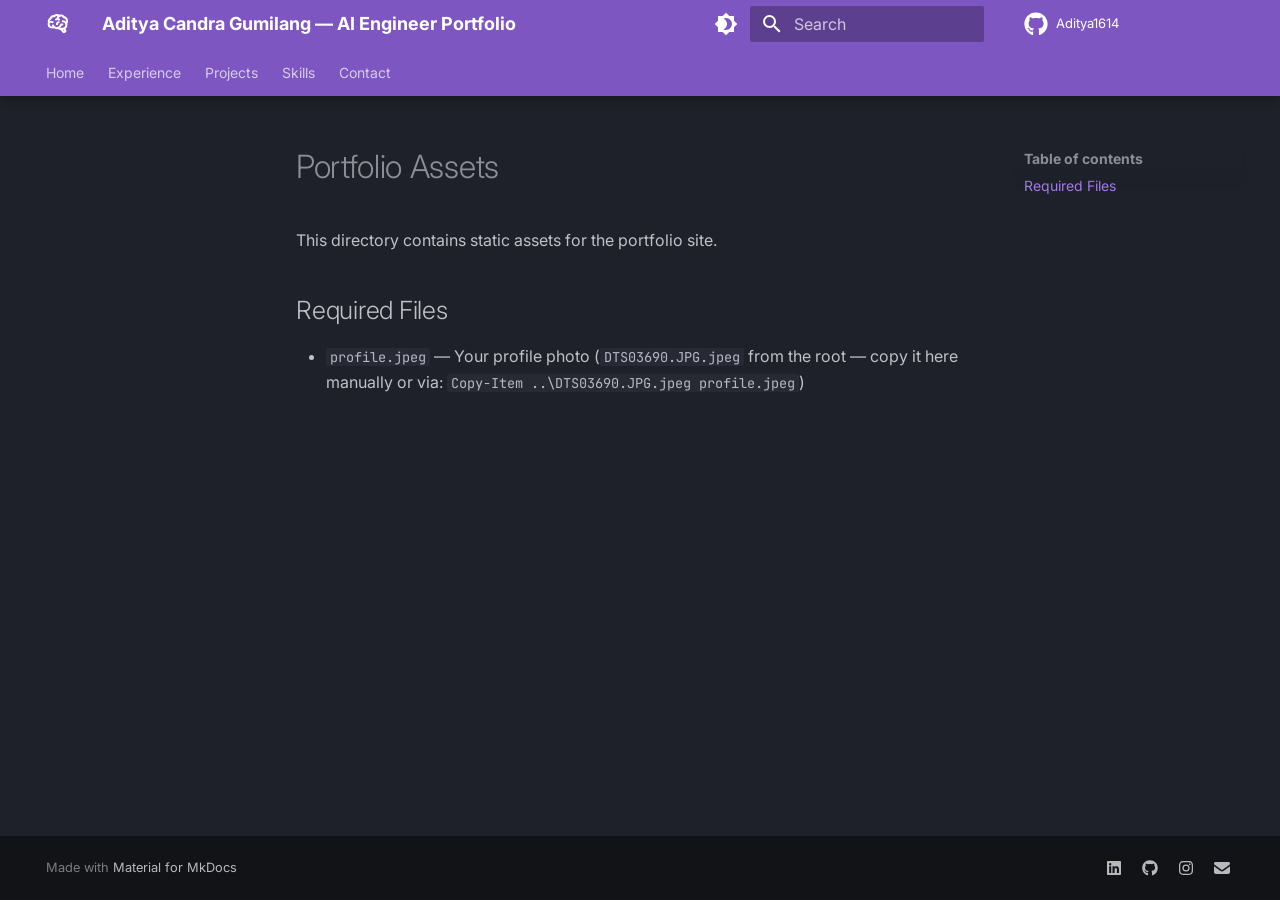
<file: assets/index.html>
<!doctype html>
<html lang="en" class="no-js">
  <head>
    
      <meta charset="utf-8">
      <meta name="viewport" content="width=device-width,initial-scale=1">
      
        <meta name="description" content="Data Engineer & AI Engineer specializing in GCP, computer vision, and AI-powered analytics systems.">
      
      
        <meta name="author" content="Aditya Candra Gumilang">
      
      
        <link rel="canonical" href="https://aditya1614.github.io/Aditya1614/assets/">
      
      
      
      
        
      
      
      <link rel="icon" href="images/favicon.png">
      <meta name="generator" content="mkdocs-1.6.1, mkdocs-material-9.7.4">
    
    
      
        <title>Portfolio Assets - Aditya Candra Gumilang — AI Engineer Portfolio</title>
      
    
    
      <link rel="stylesheet" href="stylesheets/main.484c7ddc.min.css">
      
        
        <link rel="stylesheet" href="stylesheets/palette.ab4e12ef.min.css">
      
      


    
    
      
    
    
      
        
        
        <link rel="preconnect" href="https://fonts.gstatic.com" crossorigin>
        <link rel="stylesheet" href="https://fonts.googleapis.com/css?family=Inter:300,300i,400,400i,700,700i%7CJetBrains+Mono:400,400i,700,700i&display=fallback">
        <style>:root{--md-text-font:"Inter";--md-code-font:"JetBrains Mono"}</style>
      
    
    
      <link rel="stylesheet" href="../stylesheets/extra.css">
    
    <script>__md_scope=new URL("..",location),__md_hash=e=>[...e].reduce(((e,_)=>(e<<5)-e+_.charCodeAt(0)),0),__md_get=(e,_=localStorage,t=__md_scope)=>JSON.parse(_.getItem(t.pathname+"."+e)),__md_set=(e,_,t=localStorage,a=__md_scope)=>{try{t.setItem(a.pathname+"."+e,JSON.stringify(_))}catch(e){}}</script>
    
      

    
    
  </head>
  
  
    
    
      
    
    
    
    
    <body dir="ltr" data-md-color-scheme="slate" data-md-color-primary="deep-purple" data-md-color-accent="cyan">
  
    
    <input class="md-toggle" data-md-toggle="drawer" type="checkbox" id="__drawer" autocomplete="off">
    <input class="md-toggle" data-md-toggle="search" type="checkbox" id="__search" autocomplete="off">
    <label class="md-overlay" for="__drawer"></label>
    <div data-md-component="skip">
      
        
        <a href="#portfolio-assets" class="md-skip">
          Skip to content
        </a>
      
    </div>
    <div data-md-component="announce">
      
    </div>
    
    
      

  

<header class="md-header md-header--shadow md-header--lifted" data-md-component="header">
  <nav class="md-header__inner md-grid" aria-label="Header">
    <a href=".." title="Aditya Candra Gumilang — AI Engineer Portfolio" class="md-header__button md-logo" aria-label="Aditya Candra Gumilang — AI Engineer Portfolio" data-md-component="logo">
      
  
  <svg xmlns="http://www.w3.org/2000/svg" viewBox="0 0 24 24"><path d="M21.33 12.91c.09 1.55-.62 3.04-1.89 3.95l.77 1.49c.23.45.26.98.06 1.45-.19.47-.58.84-1.06 1l-.79.25a1.687 1.687 0 0 1-1.86-.55L14.44 18c-.89-.15-1.73-.53-2.44-1.1-.5.15-1 .23-1.5.23-.88 0-1.76-.27-2.5-.79-.53.16-1.07.23-1.62.22-.79.01-1.57-.15-2.3-.45a4.1 4.1 0 0 1-2.43-3.61c-.08-.72.04-1.45.35-2.11-.29-.75-.32-1.57-.07-2.33C2.3 7.11 3 6.32 3.87 5.82c.58-1.69 2.21-2.82 4-2.7 1.6-1.5 4.05-1.66 5.83-.37.42-.11.86-.17 1.3-.17 1.36-.03 2.65.57 3.5 1.64 2.04.53 3.5 2.35 3.58 4.47.05 1.11-.25 2.2-.86 3.13.07.36.11.72.11 1.09m-5-1.41c.57.07 1.02.5 1.02 1.07a1 1 0 0 1-1 1h-.63c-.32.9-.88 1.69-1.62 2.29.25.09.51.14.77.21 5.13-.07 4.53-3.2 4.53-3.25a2.59 2.59 0 0 0-2.69-2.49 1 1 0 0 1-1-1 1 1 0 0 1 1-1c1.23.03 2.41.49 3.33 1.3.05-.29.08-.59.08-.89-.06-1.24-.62-2.32-2.87-2.53-1.25-2.96-4.4-1.32-4.4-.4-.03.23.21.72.25.75a1 1 0 0 1 1 1c0 .55-.45 1-1 1-.53-.02-1.03-.22-1.43-.56-.48.31-1.03.5-1.6.56-.57.05-1.04-.35-1.07-.9a.97.97 0 0 1 .88-1.1c.16-.02.94-.14.94-.77 0-.66.25-1.29.68-1.79-.92-.25-1.91.08-2.91 1.29C6.75 5 6 5.25 5.45 7.2 4.5 7.67 4 8 3.78 9c1.08-.22 2.19-.13 3.22.25.5.19.78.75.59 1.29-.19.52-.77.78-1.29.59-.73-.32-1.55-.34-2.3-.06-.32.27-.32.83-.32 1.27 0 .74.37 1.43 1 1.83.53.27 1.12.41 1.71.4q-.225-.39-.39-.81a1.038 1.038 0 0 1 1.96-.68c.4 1.14 1.42 1.92 2.62 2.05 1.37-.07 2.59-.88 3.19-2.13.23-1.38 1.34-1.5 2.56-1.5m2 7.47-.62-1.3-.71.16 1 1.25zm-4.65-8.61a1 1 0 0 0-.91-1.03c-.71-.04-1.4.2-1.93.67-.57.58-.87 1.38-.84 2.19a1 1 0 0 0 1 1c.57 0 1-.45 1-1 0-.27.07-.54.23-.76.12-.1.27-.15.43-.15.55.03 1.02-.38 1.02-.92"/></svg>

    </a>
    <label class="md-header__button md-icon" for="__drawer">
      
      <svg xmlns="http://www.w3.org/2000/svg" viewBox="0 0 24 24"><path d="M3 6h18v2H3zm0 5h18v2H3zm0 5h18v2H3z"/></svg>
    </label>
    <div class="md-header__title" data-md-component="header-title">
      <div class="md-header__ellipsis">
        <div class="md-header__topic">
          <span class="md-ellipsis">
            Aditya Candra Gumilang — AI Engineer Portfolio
          </span>
        </div>
        <div class="md-header__topic" data-md-component="header-topic">
          <span class="md-ellipsis">
            
              Portfolio Assets
            
          </span>
        </div>
      </div>
    </div>
    
      
        <form class="md-header__option" data-md-component="palette">
  
    
    
    
    <input class="md-option" data-md-color-media="" data-md-color-scheme="slate" data-md-color-primary="deep-purple" data-md-color-accent="cyan"  aria-label="Switch to light mode"  type="radio" name="__palette" id="__palette_0">
    
      <label class="md-header__button md-icon" title="Switch to light mode" for="__palette_1" hidden>
        <svg xmlns="http://www.w3.org/2000/svg" viewBox="0 0 24 24"><path d="M12 18c-.89 0-1.74-.2-2.5-.55C11.56 16.5 13 14.42 13 12s-1.44-4.5-3.5-5.45C10.26 6.2 11.11 6 12 6a6 6 0 0 1 6 6 6 6 0 0 1-6 6m8-9.31V4h-4.69L12 .69 8.69 4H4v4.69L.69 12 4 15.31V20h4.69L12 23.31 15.31 20H20v-4.69L23.31 12z"/></svg>
      </label>
    
  
    
    
    
    <input class="md-option" data-md-color-media="" data-md-color-scheme="default" data-md-color-primary="deep-purple" data-md-color-accent="cyan"  aria-label="Switch to dark mode"  type="radio" name="__palette" id="__palette_1">
    
      <label class="md-header__button md-icon" title="Switch to dark mode" for="__palette_0" hidden>
        <svg xmlns="http://www.w3.org/2000/svg" viewBox="0 0 24 24"><path d="M12 8a4 4 0 0 0-4 4 4 4 0 0 0 4 4 4 4 0 0 0 4-4 4 4 0 0 0-4-4m0 10a6 6 0 0 1-6-6 6 6 0 0 1 6-6 6 6 0 0 1 6 6 6 6 0 0 1-6 6m8-9.31V4h-4.69L12 .69 8.69 4H4v4.69L.69 12 4 15.31V20h4.69L12 23.31 15.31 20H20v-4.69L23.31 12z"/></svg>
      </label>
    
  
</form>
      
    
    
      <script>var palette=__md_get("__palette");if(palette&&palette.color){if("(prefers-color-scheme)"===palette.color.media){var media=matchMedia("(prefers-color-scheme: light)"),input=document.querySelector(media.matches?"[data-md-color-media='(prefers-color-scheme: light)']":"[data-md-color-media='(prefers-color-scheme: dark)']");palette.color.media=input.getAttribute("data-md-color-media"),palette.color.scheme=input.getAttribute("data-md-color-scheme"),palette.color.primary=input.getAttribute("data-md-color-primary"),palette.color.accent=input.getAttribute("data-md-color-accent")}for(var[key,value]of Object.entries(palette.color))document.body.setAttribute("data-md-color-"+key,value)}</script>
    
    
    
      
      
        <label class="md-header__button md-icon" for="__search">
          
          <svg xmlns="http://www.w3.org/2000/svg" viewBox="0 0 24 24"><path d="M9.5 3A6.5 6.5 0 0 1 16 9.5c0 1.61-.59 3.09-1.56 4.23l.27.27h.79l5 5-1.5 1.5-5-5v-.79l-.27-.27A6.52 6.52 0 0 1 9.5 16 6.5 6.5 0 0 1 3 9.5 6.5 6.5 0 0 1 9.5 3m0 2C7 5 5 7 5 9.5S7 14 9.5 14 14 12 14 9.5 12 5 9.5 5"/></svg>
        </label>
        <div class="md-search" data-md-component="search" role="dialog">
  <label class="md-search__overlay" for="__search"></label>
  <div class="md-search__inner" role="search">
    <form class="md-search__form" name="search">
      <input type="text" class="md-search__input" name="query" aria-label="Search" placeholder="Search" autocapitalize="off" autocorrect="off" autocomplete="off" spellcheck="false" data-md-component="search-query" required>
      <label class="md-search__icon md-icon" for="__search">
        
        <svg xmlns="http://www.w3.org/2000/svg" viewBox="0 0 24 24"><path d="M9.5 3A6.5 6.5 0 0 1 16 9.5c0 1.61-.59 3.09-1.56 4.23l.27.27h.79l5 5-1.5 1.5-5-5v-.79l-.27-.27A6.52 6.52 0 0 1 9.5 16 6.5 6.5 0 0 1 3 9.5 6.5 6.5 0 0 1 9.5 3m0 2C7 5 5 7 5 9.5S7 14 9.5 14 14 12 14 9.5 12 5 9.5 5"/></svg>
        
        <svg xmlns="http://www.w3.org/2000/svg" viewBox="0 0 24 24"><path d="M20 11v2H8l5.5 5.5-1.42 1.42L4.16 12l7.92-7.92L13.5 5.5 8 11z"/></svg>
      </label>
      <nav class="md-search__options" aria-label="Search">
        
          <a href="javascript:void(0)" class="md-search__icon md-icon" title="Share" aria-label="Share" data-clipboard data-clipboard-text="" data-md-component="search-share" tabindex="-1">
            
            <svg xmlns="http://www.w3.org/2000/svg" viewBox="0 0 24 24"><path d="M18 16.08c-.76 0-1.44.3-1.96.77L8.91 12.7c.05-.23.09-.46.09-.7s-.04-.47-.09-.7l7.05-4.11c.54.5 1.25.81 2.04.81a3 3 0 0 0 3-3 3 3 0 0 0-3-3 3 3 0 0 0-3 3c0 .24.04.47.09.7L8.04 9.81C7.5 9.31 6.79 9 6 9a3 3 0 0 0-3 3 3 3 0 0 0 3 3c.79 0 1.5-.31 2.04-.81l7.12 4.15c-.05.21-.08.43-.08.66 0 1.61 1.31 2.91 2.92 2.91s2.92-1.3 2.92-2.91A2.92 2.92 0 0 0 18 16.08"/></svg>
          </a>
        
        <button type="reset" class="md-search__icon md-icon" title="Clear" aria-label="Clear" tabindex="-1">
          
          <svg xmlns="http://www.w3.org/2000/svg" viewBox="0 0 24 24"><path d="M19 6.41 17.59 5 12 10.59 6.41 5 5 6.41 10.59 12 5 17.59 6.41 19 12 13.41 17.59 19 19 17.59 13.41 12z"/></svg>
        </button>
      </nav>
      
    </form>
    <div class="md-search__output">
      <div class="md-search__scrollwrap" tabindex="0" data-md-scrollfix>
        <div class="md-search-result" data-md-component="search-result">
          <div class="md-search-result__meta">
            Initializing search
          </div>
          <ol class="md-search-result__list" role="presentation"></ol>
        </div>
      </div>
    </div>
  </div>
</div>
      
    
    
      <div class="md-header__source">
        <a href="https://github.com/Aditya1614" title="Go to repository" class="md-source" data-md-component="source">
  <div class="md-source__icon md-icon">
    
    <svg xmlns="http://www.w3.org/2000/svg" viewBox="0 0 512 512"><!--! Font Awesome Free 7.1.0 by @fontawesome - https://fontawesome.com License - https://fontawesome.com/license/free (Icons: CC BY 4.0, Fonts: SIL OFL 1.1, Code: MIT License) Copyright 2025 Fonticons, Inc.--><path d="M173.9 397.4c0 2-2.3 3.6-5.2 3.6-3.3.3-5.6-1.3-5.6-3.6 0-2 2.3-3.6 5.2-3.6 3-.3 5.6 1.3 5.6 3.6m-31.1-4.5c-.7 2 1.3 4.3 4.3 4.9 2.6 1 5.6 0 6.2-2s-1.3-4.3-4.3-5.2c-2.6-.7-5.5.3-6.2 2.3m44.2-1.7c-2.9.7-4.9 2.6-4.6 4.9.3 2 2.9 3.3 5.9 2.6 2.9-.7 4.9-2.6 4.6-4.6-.3-1.9-3-3.2-5.9-2.9M252.8 8C114.1 8 8 113.3 8 252c0 110.9 69.8 205.8 169.5 239.2 12.8 2.3 17.3-5.6 17.3-12.1 0-6.2-.3-40.4-.3-61.4 0 0-70 15-84.7-29.8 0 0-11.4-29.1-27.8-36.6 0 0-22.9-15.7 1.6-15.4 0 0 24.9 2 38.6 25.8 21.9 38.6 58.6 27.5 72.9 20.9 2.3-16 8.8-27.1 16-33.7-55.9-6.2-112.3-14.3-112.3-110.5 0-27.5 7.6-41.3 23.6-58.9-2.6-6.5-11.1-33.3 2.6-67.9 20.9-6.5 69 27 69 27 20-5.6 41.5-8.5 62.8-8.5s42.8 2.9 62.8 8.5c0 0 48.1-33.6 69-27 13.7 34.7 5.2 61.4 2.6 67.9 16 17.7 25.8 31.5 25.8 58.9 0 96.5-58.9 104.2-114.8 110.5 9.2 7.9 17 22.9 17 46.4 0 33.7-.3 75.4-.3 83.6 0 6.5 4.6 14.4 17.3 12.1C436.2 457.8 504 362.9 504 252 504 113.3 391.5 8 252.8 8M105.2 352.9c-1.3 1-1 3.3.7 5.2 1.6 1.6 3.9 2.3 5.2 1 1.3-1 1-3.3-.7-5.2-1.6-1.6-3.9-2.3-5.2-1m-10.8-8.1c-.7 1.3.3 2.9 2.3 3.9 1.6 1 3.6.7 4.3-.7.7-1.3-.3-2.9-2.3-3.9-2-.6-3.6-.3-4.3.7m32.4 35.6c-1.6 1.3-1 4.3 1.3 6.2 2.3 2.3 5.2 2.6 6.5 1 1.3-1.3.7-4.3-1.3-6.2-2.2-2.3-5.2-2.6-6.5-1m-11.4-14.7c-1.6 1-1.6 3.6 0 5.9s4.3 3.3 5.6 2.3c1.6-1.3 1.6-3.9 0-6.2-1.4-2.3-4-3.3-5.6-2"/></svg>
  </div>
  <div class="md-source__repository">
    Aditya1614
  </div>
</a>
      </div>
    
  </nav>
  
    
      
<nav class="md-tabs" aria-label="Tabs" data-md-component="tabs">
  <div class="md-grid">
    <ul class="md-tabs__list">
      
        
  
  
  
  
    <li class="md-tabs__item">
      <a href=".." class="md-tabs__link">
        
  
  
    
  
  Home

      </a>
    </li>
  

      
        
  
  
  
  
    <li class="md-tabs__item">
      <a href="../experience/" class="md-tabs__link">
        
  
  
    
  
  Experience

      </a>
    </li>
  

      
        
  
  
  
  
    
    
      <li class="md-tabs__item">
        <a href="../projects/" class="md-tabs__link">
          
  
  
  Projects

        </a>
      </li>
    
  

      
        
  
  
  
  
    <li class="md-tabs__item">
      <a href="../skills/" class="md-tabs__link">
        
  
  
    
  
  Skills

      </a>
    </li>
  

      
        
  
  
  
  
    <li class="md-tabs__item">
      <a href="../contact/" class="md-tabs__link">
        
  
  
    
  
  Contact

      </a>
    </li>
  

      
    </ul>
  </div>
</nav>
    
  
</header>
    
    <div class="md-container" data-md-component="container">
      
      
        
      
      <main class="md-main" data-md-component="main">
        <div class="md-main__inner md-grid">
          
            
              
              <div class="md-sidebar md-sidebar--primary" data-md-component="sidebar" data-md-type="navigation" >
                <div class="md-sidebar__scrollwrap">
                  <div class="md-sidebar__inner">
                    


  


<nav class="md-nav md-nav--primary md-nav--lifted" aria-label="Navigation" data-md-level="0">
  <label class="md-nav__title" for="__drawer">
    <a href=".." title="Aditya Candra Gumilang — AI Engineer Portfolio" class="md-nav__button md-logo" aria-label="Aditya Candra Gumilang — AI Engineer Portfolio" data-md-component="logo">
      
  
  <svg xmlns="http://www.w3.org/2000/svg" viewBox="0 0 24 24"><path d="M21.33 12.91c.09 1.55-.62 3.04-1.89 3.95l.77 1.49c.23.45.26.98.06 1.45-.19.47-.58.84-1.06 1l-.79.25a1.687 1.687 0 0 1-1.86-.55L14.44 18c-.89-.15-1.73-.53-2.44-1.1-.5.15-1 .23-1.5.23-.88 0-1.76-.27-2.5-.79-.53.16-1.07.23-1.62.22-.79.01-1.57-.15-2.3-.45a4.1 4.1 0 0 1-2.43-3.61c-.08-.72.04-1.45.35-2.11-.29-.75-.32-1.57-.07-2.33C2.3 7.11 3 6.32 3.87 5.82c.58-1.69 2.21-2.82 4-2.7 1.6-1.5 4.05-1.66 5.83-.37.42-.11.86-.17 1.3-.17 1.36-.03 2.65.57 3.5 1.64 2.04.53 3.5 2.35 3.58 4.47.05 1.11-.25 2.2-.86 3.13.07.36.11.72.11 1.09m-5-1.41c.57.07 1.02.5 1.02 1.07a1 1 0 0 1-1 1h-.63c-.32.9-.88 1.69-1.62 2.29.25.09.51.14.77.21 5.13-.07 4.53-3.2 4.53-3.25a2.59 2.59 0 0 0-2.69-2.49 1 1 0 0 1-1-1 1 1 0 0 1 1-1c1.23.03 2.41.49 3.33 1.3.05-.29.08-.59.08-.89-.06-1.24-.62-2.32-2.87-2.53-1.25-2.96-4.4-1.32-4.4-.4-.03.23.21.72.25.75a1 1 0 0 1 1 1c0 .55-.45 1-1 1-.53-.02-1.03-.22-1.43-.56-.48.31-1.03.5-1.6.56-.57.05-1.04-.35-1.07-.9a.97.97 0 0 1 .88-1.1c.16-.02.94-.14.94-.77 0-.66.25-1.29.68-1.79-.92-.25-1.91.08-2.91 1.29C6.75 5 6 5.25 5.45 7.2 4.5 7.67 4 8 3.78 9c1.08-.22 2.19-.13 3.22.25.5.19.78.75.59 1.29-.19.52-.77.78-1.29.59-.73-.32-1.55-.34-2.3-.06-.32.27-.32.83-.32 1.27 0 .74.37 1.43 1 1.83.53.27 1.12.41 1.71.4q-.225-.39-.39-.81a1.038 1.038 0 0 1 1.96-.68c.4 1.14 1.42 1.92 2.62 2.05 1.37-.07 2.59-.88 3.19-2.13.23-1.38 1.34-1.5 2.56-1.5m2 7.47-.62-1.3-.71.16 1 1.25zm-4.65-8.61a1 1 0 0 0-.91-1.03c-.71-.04-1.4.2-1.93.67-.57.58-.87 1.38-.84 2.19a1 1 0 0 0 1 1c.57 0 1-.45 1-1 0-.27.07-.54.23-.76.12-.1.27-.15.43-.15.55.03 1.02-.38 1.02-.92"/></svg>

    </a>
    Aditya Candra Gumilang — AI Engineer Portfolio
  </label>
  
    <div class="md-nav__source">
      <a href="https://github.com/Aditya1614" title="Go to repository" class="md-source" data-md-component="source">
  <div class="md-source__icon md-icon">
    
    <svg xmlns="http://www.w3.org/2000/svg" viewBox="0 0 512 512"><!--! Font Awesome Free 7.1.0 by @fontawesome - https://fontawesome.com License - https://fontawesome.com/license/free (Icons: CC BY 4.0, Fonts: SIL OFL 1.1, Code: MIT License) Copyright 2025 Fonticons, Inc.--><path d="M173.9 397.4c0 2-2.3 3.6-5.2 3.6-3.3.3-5.6-1.3-5.6-3.6 0-2 2.3-3.6 5.2-3.6 3-.3 5.6 1.3 5.6 3.6m-31.1-4.5c-.7 2 1.3 4.3 4.3 4.9 2.6 1 5.6 0 6.2-2s-1.3-4.3-4.3-5.2c-2.6-.7-5.5.3-6.2 2.3m44.2-1.7c-2.9.7-4.9 2.6-4.6 4.9.3 2 2.9 3.3 5.9 2.6 2.9-.7 4.9-2.6 4.6-4.6-.3-1.9-3-3.2-5.9-2.9M252.8 8C114.1 8 8 113.3 8 252c0 110.9 69.8 205.8 169.5 239.2 12.8 2.3 17.3-5.6 17.3-12.1 0-6.2-.3-40.4-.3-61.4 0 0-70 15-84.7-29.8 0 0-11.4-29.1-27.8-36.6 0 0-22.9-15.7 1.6-15.4 0 0 24.9 2 38.6 25.8 21.9 38.6 58.6 27.5 72.9 20.9 2.3-16 8.8-27.1 16-33.7-55.9-6.2-112.3-14.3-112.3-110.5 0-27.5 7.6-41.3 23.6-58.9-2.6-6.5-11.1-33.3 2.6-67.9 20.9-6.5 69 27 69 27 20-5.6 41.5-8.5 62.8-8.5s42.8 2.9 62.8 8.5c0 0 48.1-33.6 69-27 13.7 34.7 5.2 61.4 2.6 67.9 16 17.7 25.8 31.5 25.8 58.9 0 96.5-58.9 104.2-114.8 110.5 9.2 7.9 17 22.9 17 46.4 0 33.7-.3 75.4-.3 83.6 0 6.5 4.6 14.4 17.3 12.1C436.2 457.8 504 362.9 504 252 504 113.3 391.5 8 252.8 8M105.2 352.9c-1.3 1-1 3.3.7 5.2 1.6 1.6 3.9 2.3 5.2 1 1.3-1 1-3.3-.7-5.2-1.6-1.6-3.9-2.3-5.2-1m-10.8-8.1c-.7 1.3.3 2.9 2.3 3.9 1.6 1 3.6.7 4.3-.7.7-1.3-.3-2.9-2.3-3.9-2-.6-3.6-.3-4.3.7m32.4 35.6c-1.6 1.3-1 4.3 1.3 6.2 2.3 2.3 5.2 2.6 6.5 1 1.3-1.3.7-4.3-1.3-6.2-2.2-2.3-5.2-2.6-6.5-1m-11.4-14.7c-1.6 1-1.6 3.6 0 5.9s4.3 3.3 5.6 2.3c1.6-1.3 1.6-3.9 0-6.2-1.4-2.3-4-3.3-5.6-2"/></svg>
  </div>
  <div class="md-source__repository">
    Aditya1614
  </div>
</a>
    </div>
  
  <ul class="md-nav__list" data-md-scrollfix>
    
      
      
  
  
  
  
    <li class="md-nav__item">
      <a href=".." class="md-nav__link">
        
  
  
  <span class="md-ellipsis">
    
  
    Home
  

    
  </span>
  
  

      </a>
    </li>
  

    
      
      
  
  
  
  
    <li class="md-nav__item">
      <a href="../experience/" class="md-nav__link">
        
  
  
  <span class="md-ellipsis">
    
  
    Experience
  

    
  </span>
  
  

      </a>
    </li>
  

    
      
      
  
  
  
  
    
    
    
    
      
      
        
      
    
    
    <li class="md-nav__item md-nav__item--nested">
      
        
        
          
        
        <input class="md-nav__toggle md-toggle md-toggle--indeterminate" type="checkbox" id="__nav_3" >
        
          
          <label class="md-nav__link" for="__nav_3" id="__nav_3_label" tabindex="0">
            
  
  
  <span class="md-ellipsis">
    
  
    Projects
  

    
  </span>
  
  

            <span class="md-nav__icon md-icon"></span>
          </label>
        
        <nav class="md-nav" data-md-level="1" aria-labelledby="__nav_3_label" aria-expanded="false">
          <label class="md-nav__title" for="__nav_3">
            <span class="md-nav__icon md-icon"></span>
            
  
    Projects
  

          </label>
          <ul class="md-nav__list" data-md-scrollfix>
            
              
                
  
  
  
  
    <li class="md-nav__item">
      <a href="../projects/" class="md-nav__link">
        
  
  
  <span class="md-ellipsis">
    
  
    Overview
  

    
  </span>
  
  

      </a>
    </li>
  

              
            
              
                
  
  
  
  
    <li class="md-nav__item">
      <a href="../projects/qc-detector/" class="md-nav__link">
        
  
  
  <span class="md-ellipsis">
    
  
    QC Detector
  

    
  </span>
  
  

      </a>
    </li>
  

              
            
              
                
  
  
  
  
    <li class="md-nav__item">
      <a href="../projects/prompt-to-viz/" class="md-nav__link">
        
  
  
  <span class="md-ellipsis">
    
  
    Prompt-to-Visualization
  

    
  </span>
  
  

      </a>
    </li>
  

              
            
          </ul>
        </nav>
      
    </li>
  

    
      
      
  
  
  
  
    <li class="md-nav__item">
      <a href="../skills/" class="md-nav__link">
        
  
  
  <span class="md-ellipsis">
    
  
    Skills
  

    
  </span>
  
  

      </a>
    </li>
  

    
      
      
  
  
  
  
    <li class="md-nav__item">
      <a href="../contact/" class="md-nav__link">
        
  
  
  <span class="md-ellipsis">
    
  
    Contact
  

    
  </span>
  
  

      </a>
    </li>
  

    
  </ul>
</nav>
                  </div>
                </div>
              </div>
            
            
              
              <div class="md-sidebar md-sidebar--secondary" data-md-component="sidebar" data-md-type="toc" >
                <div class="md-sidebar__scrollwrap">
                  <div class="md-sidebar__inner">
                    

<nav class="md-nav md-nav--secondary" aria-label="Table of contents">
  
  
  
    
  
  
    <label class="md-nav__title" for="__toc">
      <span class="md-nav__icon md-icon"></span>
      Table of contents
    </label>
    <ul class="md-nav__list" data-md-component="toc" data-md-scrollfix>
      
        <li class="md-nav__item">
  <a href="#required-files" class="md-nav__link">
    <span class="md-ellipsis">
      
        Required Files
      
    </span>
  </a>
  
</li>
      
    </ul>
  
</nav>
                  </div>
                </div>
              </div>
            
          
          
            <div class="md-content" data-md-component="content">
              
              <article class="md-content__inner md-typeset">
                
                  


  
  


<h1 id="portfolio-assets">Portfolio Assets</h1>
<p>This directory contains static assets for the portfolio site.</p>
<h2 id="required-files">Required Files</h2>
<ul>
<li><code>profile.jpeg</code> — Your profile photo (<code>DTS03690.JPG.jpeg</code> from the root — copy it here manually or via: <code>Copy-Item ..\DTS03690.JPG.jpeg profile.jpeg</code>)</li>
</ul>












                
              </article>
            </div>
          
          
  <script>var tabs=__md_get("__tabs");if(Array.isArray(tabs))e:for(var set of document.querySelectorAll(".tabbed-set")){var labels=set.querySelector(".tabbed-labels");for(var tab of tabs)for(var label of labels.getElementsByTagName("label"))if(label.innerText.trim()===tab){var input=document.getElementById(label.htmlFor);input.checked=!0;continue e}}</script>

<script>var target=document.getElementById(location.hash.slice(1));target&&target.name&&(target.checked=target.name.startsWith("__tabbed_"))</script>
        </div>
        
          <button type="button" class="md-top md-icon" data-md-component="top" hidden>
  
  <svg xmlns="http://www.w3.org/2000/svg" viewBox="0 0 24 24"><path d="M13 20h-2V8l-5.5 5.5-1.42-1.42L12 4.16l7.92 7.92-1.42 1.42L13 8z"/></svg>
  Back to top
</button>
        
      </main>
      
        <footer class="md-footer">
  
  <div class="md-footer-meta md-typeset">
    <div class="md-footer-meta__inner md-grid">
      <div class="md-copyright">
  
  
    Made with
    <a href="https://squidfunk.github.io/mkdocs-material/" target="_blank" rel="noopener">
      Material for MkDocs
    </a>
  
</div>
      
        
<div class="md-social">
  
    
    
    
    
    <a href="https://www.linkedin.com/in/adityacg" target="_blank" rel="noopener" title="LinkedIn" class="md-social__link">
      <svg xmlns="http://www.w3.org/2000/svg" viewBox="0 0 448 512"><!--! Font Awesome Free 7.1.0 by @fontawesome - https://fontawesome.com License - https://fontawesome.com/license/free (Icons: CC BY 4.0, Fonts: SIL OFL 1.1, Code: MIT License) Copyright 2025 Fonticons, Inc.--><path d="M416 32H31.9C14.3 32 0 46.5 0 64.3v383.4C0 465.5 14.3 480 31.9 480H416c17.6 0 32-14.5 32-32.3V64.3c0-17.8-14.4-32.3-32-32.3M135.4 416H69V202.2h66.5V416zM102.2 96a38.5 38.5 0 1 1 0 77 38.5 38.5 0 1 1 0-77m282.1 320h-66.4V312c0-24.8-.5-56.7-34.5-56.7-34.6 0-39.9 27-39.9 54.9V416h-66.4V202.2h63.7v29.2h.9c8.9-16.8 30.6-34.5 62.9-34.5 67.2 0 79.7 44.3 79.7 101.9z"/></svg>
    </a>
  
    
    
    
    
    <a href="https://github.com/Aditya1614" target="_blank" rel="noopener" title="GitHub" class="md-social__link">
      <svg xmlns="http://www.w3.org/2000/svg" viewBox="0 0 512 512"><!--! Font Awesome Free 7.1.0 by @fontawesome - https://fontawesome.com License - https://fontawesome.com/license/free (Icons: CC BY 4.0, Fonts: SIL OFL 1.1, Code: MIT License) Copyright 2025 Fonticons, Inc.--><path d="M173.9 397.4c0 2-2.3 3.6-5.2 3.6-3.3.3-5.6-1.3-5.6-3.6 0-2 2.3-3.6 5.2-3.6 3-.3 5.6 1.3 5.6 3.6m-31.1-4.5c-.7 2 1.3 4.3 4.3 4.9 2.6 1 5.6 0 6.2-2s-1.3-4.3-4.3-5.2c-2.6-.7-5.5.3-6.2 2.3m44.2-1.7c-2.9.7-4.9 2.6-4.6 4.9.3 2 2.9 3.3 5.9 2.6 2.9-.7 4.9-2.6 4.6-4.6-.3-1.9-3-3.2-5.9-2.9M252.8 8C114.1 8 8 113.3 8 252c0 110.9 69.8 205.8 169.5 239.2 12.8 2.3 17.3-5.6 17.3-12.1 0-6.2-.3-40.4-.3-61.4 0 0-70 15-84.7-29.8 0 0-11.4-29.1-27.8-36.6 0 0-22.9-15.7 1.6-15.4 0 0 24.9 2 38.6 25.8 21.9 38.6 58.6 27.5 72.9 20.9 2.3-16 8.8-27.1 16-33.7-55.9-6.2-112.3-14.3-112.3-110.5 0-27.5 7.6-41.3 23.6-58.9-2.6-6.5-11.1-33.3 2.6-67.9 20.9-6.5 69 27 69 27 20-5.6 41.5-8.5 62.8-8.5s42.8 2.9 62.8 8.5c0 0 48.1-33.6 69-27 13.7 34.7 5.2 61.4 2.6 67.9 16 17.7 25.8 31.5 25.8 58.9 0 96.5-58.9 104.2-114.8 110.5 9.2 7.9 17 22.9 17 46.4 0 33.7-.3 75.4-.3 83.6 0 6.5 4.6 14.4 17.3 12.1C436.2 457.8 504 362.9 504 252 504 113.3 391.5 8 252.8 8M105.2 352.9c-1.3 1-1 3.3.7 5.2 1.6 1.6 3.9 2.3 5.2 1 1.3-1 1-3.3-.7-5.2-1.6-1.6-3.9-2.3-5.2-1m-10.8-8.1c-.7 1.3.3 2.9 2.3 3.9 1.6 1 3.6.7 4.3-.7.7-1.3-.3-2.9-2.3-3.9-2-.6-3.6-.3-4.3.7m32.4 35.6c-1.6 1.3-1 4.3 1.3 6.2 2.3 2.3 5.2 2.6 6.5 1 1.3-1.3.7-4.3-1.3-6.2-2.2-2.3-5.2-2.6-6.5-1m-11.4-14.7c-1.6 1-1.6 3.6 0 5.9s4.3 3.3 5.6 2.3c1.6-1.3 1.6-3.9 0-6.2-1.4-2.3-4-3.3-5.6-2"/></svg>
    </a>
  
    
    
    
    
    <a href="https://instagram.com/aditya_candra_gumilang" target="_blank" rel="noopener" title="Instagram" class="md-social__link">
      <svg xmlns="http://www.w3.org/2000/svg" viewBox="0 0 448 512"><!--! Font Awesome Free 7.1.0 by @fontawesome - https://fontawesome.com License - https://fontawesome.com/license/free (Icons: CC BY 4.0, Fonts: SIL OFL 1.1, Code: MIT License) Copyright 2025 Fonticons, Inc.--><path d="M224.3 141a115 115 0 1 0-.6 230 115 115 0 1 0 .6-230m-.6 40.4a74.6 74.6 0 1 1 .6 149.2 74.6 74.6 0 1 1-.6-149.2m93.4-45.1a26.8 26.8 0 1 1 53.6 0 26.8 26.8 0 1 1-53.6 0m129.7 27.2c-1.7-35.9-9.9-67.7-36.2-93.9-26.2-26.2-58-34.4-93.9-36.2-37-2.1-147.9-2.1-184.9 0-35.8 1.7-67.6 9.9-93.9 36.1s-34.4 58-36.2 93.9c-2.1 37-2.1 147.9 0 184.9 1.7 35.9 9.9 67.7 36.2 93.9s58 34.4 93.9 36.2c37 2.1 147.9 2.1 184.9 0 35.9-1.7 67.7-9.9 93.9-36.2 26.2-26.2 34.4-58 36.2-93.9 2.1-37 2.1-147.8 0-184.8M399 388c-7.8 19.6-22.9 34.7-42.6 42.6-29.5 11.7-99.5 9-132.1 9s-102.7 2.6-132.1-9c-19.6-7.8-34.7-22.9-42.6-42.6-11.7-29.5-9-99.5-9-132.1s-2.6-102.7 9-132.1c7.8-19.6 22.9-34.7 42.6-42.6 29.5-11.7 99.5-9 132.1-9s102.7-2.6 132.1 9c19.6 7.8 34.7 22.9 42.6 42.6 11.7 29.5 9 99.5 9 132.1s2.7 102.7-9 132.1"/></svg>
    </a>
  
    
    
    
    
    <a href="mailto:adityacandragum@gmail.com" target="_blank" rel="noopener" title="Email" class="md-social__link">
      <svg xmlns="http://www.w3.org/2000/svg" viewBox="0 0 512 512"><!--! Font Awesome Free 7.1.0 by @fontawesome - https://fontawesome.com License - https://fontawesome.com/license/free (Icons: CC BY 4.0, Fonts: SIL OFL 1.1, Code: MIT License) Copyright 2025 Fonticons, Inc.--><path d="M48 64C21.5 64 0 85.5 0 112c0 15.1 7.1 29.3 19.2 38.4l208 156a48 48 0 0 0 57.6 0l208-156c12.1-9.1 19.2-23.3 19.2-38.4 0-26.5-21.5-48-48-48zM0 196v188c0 35.3 28.7 64 64 64h384c35.3 0 64-28.7 64-64V196L313.6 344.8c-34.1 25.6-81.1 25.6-115.2 0z"/></svg>
    </a>
  
</div>
      
    </div>
  </div>
</footer>
      
    </div>
    <div class="md-dialog" data-md-component="dialog">
      <div class="md-dialog__inner md-typeset"></div>
    </div>
    
    
    
      
      
      <script id="__config" type="application/json">{"annotate": null, "base": "..", "features": ["navigation.tabs", "navigation.tabs.sticky", "navigation.sections", "navigation.expand", "navigation.top", "search.highlight", "search.share", "content.code.copy", "content.tabs.link", "header.autohide", "toc.follow"], "search": "javascripts/workers/search.2c215733.min.js", "tags": null, "translations": {"clipboard.copied": "Copied to clipboard", "clipboard.copy": "Copy to clipboard", "search.result.more.one": "1 more on this page", "search.result.more.other": "# more on this page", "search.result.none": "No matching documents", "search.result.one": "1 matching document", "search.result.other": "# matching documents", "search.result.placeholder": "Type to start searching", "search.result.term.missing": "Missing", "select.version": "Select version"}, "version": null}</script>
    
    
      <script src="javascripts/bundle.79ae519e.min.js"></script>
      
    
  </body>
</html>
</file>
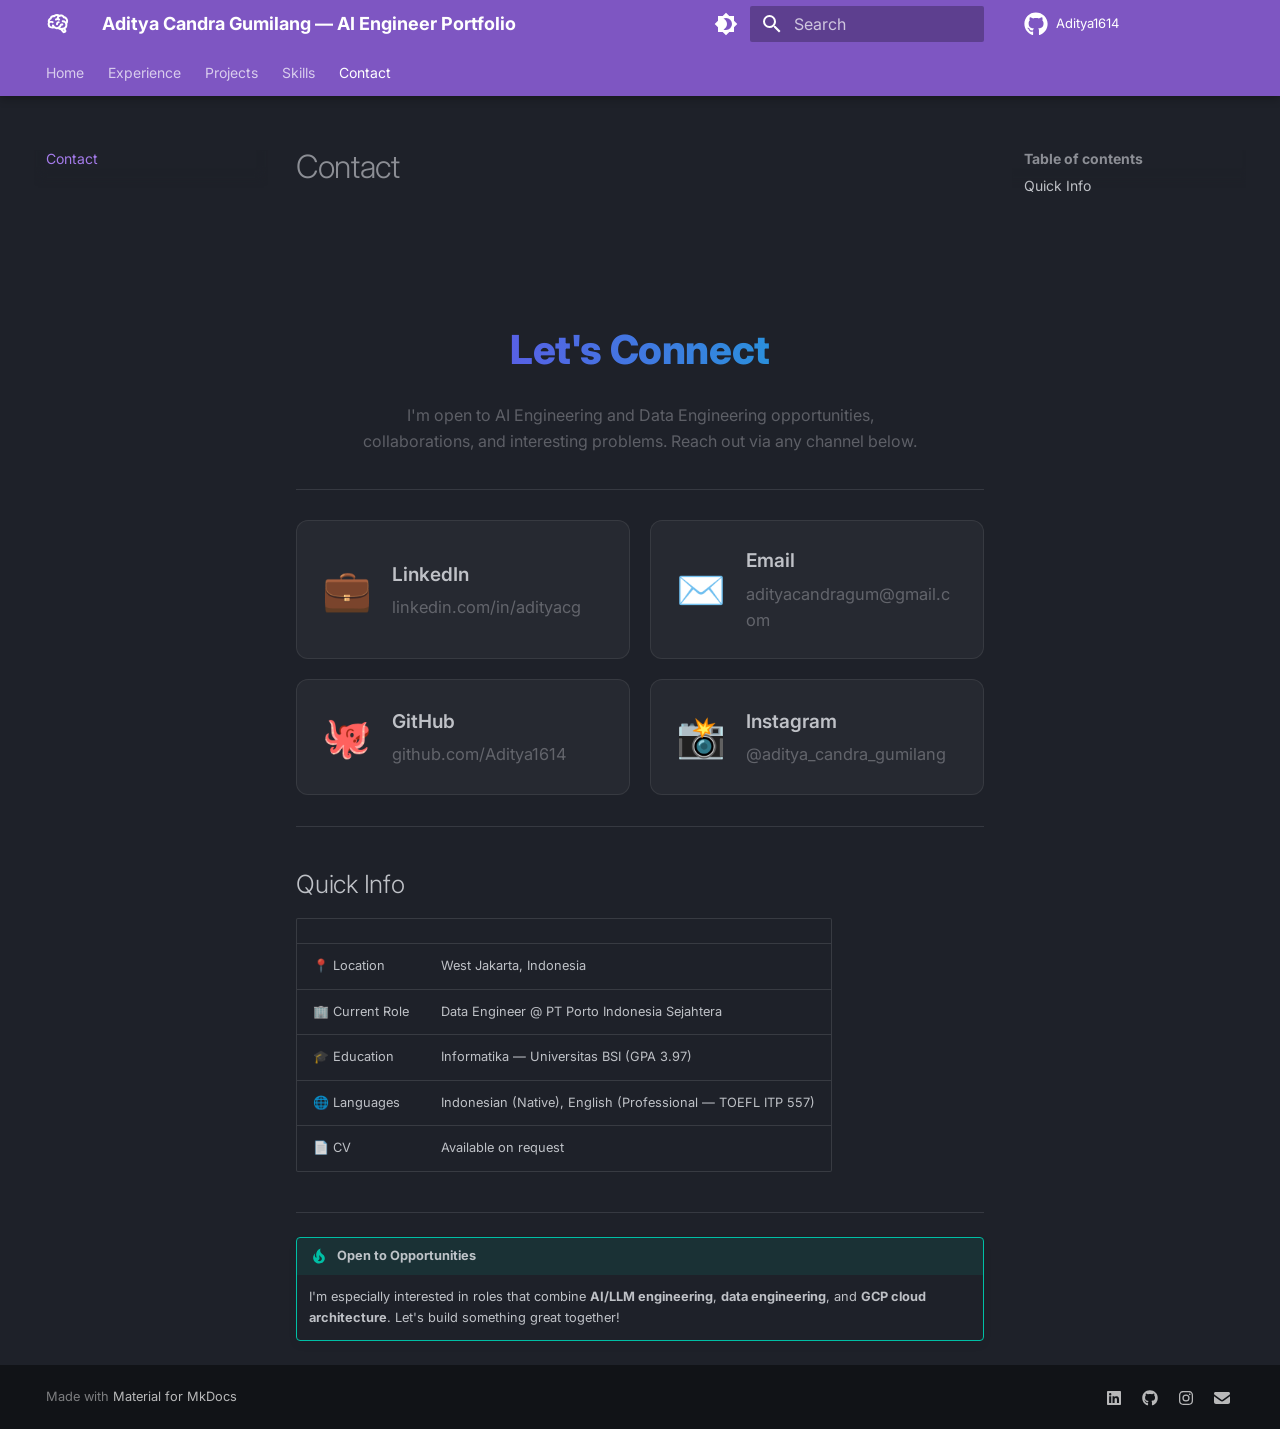
<file: contact/index.html>
<!doctype html>
<html lang="en" class="no-js">
  <head>
    
      <meta charset="utf-8">
      <meta name="viewport" content="width=device-width,initial-scale=1">
      
        <meta name="description" content="Data Engineer & AI Engineer specializing in GCP, computer vision, and AI-powered analytics systems.">
      
      
        <meta name="author" content="Aditya Candra Gumilang">
      
      
        <link rel="canonical" href="https://aditya1614.github.io/Aditya1614/contact/">
      
      
        <link rel="prev" href="../skills/">
      
      
      
        
      
      
      <link rel="icon" href="../assets/images/favicon.png">
      <meta name="generator" content="mkdocs-1.6.1, mkdocs-material-9.7.4">
    
    
      
        <title>Contact - Aditya Candra Gumilang — AI Engineer Portfolio</title>
      
    
    
      <link rel="stylesheet" href="../assets/stylesheets/main.484c7ddc.min.css">
      
        
        <link rel="stylesheet" href="../assets/stylesheets/palette.ab4e12ef.min.css">
      
      


    
    
      
    
    
      
        
        
        <link rel="preconnect" href="https://fonts.gstatic.com" crossorigin>
        <link rel="stylesheet" href="https://fonts.googleapis.com/css?family=Inter:300,300i,400,400i,700,700i%7CJetBrains+Mono:400,400i,700,700i&display=fallback">
        <style>:root{--md-text-font:"Inter";--md-code-font:"JetBrains Mono"}</style>
      
    
    
      <link rel="stylesheet" href="../stylesheets/extra.css">
    
    <script>__md_scope=new URL("..",location),__md_hash=e=>[...e].reduce(((e,_)=>(e<<5)-e+_.charCodeAt(0)),0),__md_get=(e,_=localStorage,t=__md_scope)=>JSON.parse(_.getItem(t.pathname+"."+e)),__md_set=(e,_,t=localStorage,a=__md_scope)=>{try{t.setItem(a.pathname+"."+e,JSON.stringify(_))}catch(e){}}</script>
    
      

    
    
  </head>
  
  
    
    
      
    
    
    
    
    <body dir="ltr" data-md-color-scheme="slate" data-md-color-primary="deep-purple" data-md-color-accent="cyan">
  
    
    <input class="md-toggle" data-md-toggle="drawer" type="checkbox" id="__drawer" autocomplete="off">
    <input class="md-toggle" data-md-toggle="search" type="checkbox" id="__search" autocomplete="off">
    <label class="md-overlay" for="__drawer"></label>
    <div data-md-component="skip">
      
        
        <a href="#contact" class="md-skip">
          Skip to content
        </a>
      
    </div>
    <div data-md-component="announce">
      
    </div>
    
    
      

  

<header class="md-header md-header--shadow md-header--lifted" data-md-component="header">
  <nav class="md-header__inner md-grid" aria-label="Header">
    <a href=".." title="Aditya Candra Gumilang — AI Engineer Portfolio" class="md-header__button md-logo" aria-label="Aditya Candra Gumilang — AI Engineer Portfolio" data-md-component="logo">
      
  
  <svg xmlns="http://www.w3.org/2000/svg" viewBox="0 0 24 24"><path d="M21.33 12.91c.09 1.55-.62 3.04-1.89 3.95l.77 1.49c.23.45.26.98.06 1.45-.19.47-.58.84-1.06 1l-.79.25a1.687 1.687 0 0 1-1.86-.55L14.44 18c-.89-.15-1.73-.53-2.44-1.1-.5.15-1 .23-1.5.23-.88 0-1.76-.27-2.5-.79-.53.16-1.07.23-1.62.22-.79.01-1.57-.15-2.3-.45a4.1 4.1 0 0 1-2.43-3.61c-.08-.72.04-1.45.35-2.11-.29-.75-.32-1.57-.07-2.33C2.3 7.11 3 6.32 3.87 5.82c.58-1.69 2.21-2.82 4-2.7 1.6-1.5 4.05-1.66 5.83-.37.42-.11.86-.17 1.3-.17 1.36-.03 2.65.57 3.5 1.64 2.04.53 3.5 2.35 3.58 4.47.05 1.11-.25 2.2-.86 3.13.07.36.11.72.11 1.09m-5-1.41c.57.07 1.02.5 1.02 1.07a1 1 0 0 1-1 1h-.63c-.32.9-.88 1.69-1.62 2.29.25.09.51.14.77.21 5.13-.07 4.53-3.2 4.53-3.25a2.59 2.59 0 0 0-2.69-2.49 1 1 0 0 1-1-1 1 1 0 0 1 1-1c1.23.03 2.41.49 3.33 1.3.05-.29.08-.59.08-.89-.06-1.24-.62-2.32-2.87-2.53-1.25-2.96-4.4-1.32-4.4-.4-.03.23.21.72.25.75a1 1 0 0 1 1 1c0 .55-.45 1-1 1-.53-.02-1.03-.22-1.43-.56-.48.31-1.03.5-1.6.56-.57.05-1.04-.35-1.07-.9a.97.97 0 0 1 .88-1.1c.16-.02.94-.14.94-.77 0-.66.25-1.29.68-1.79-.92-.25-1.91.08-2.91 1.29C6.75 5 6 5.25 5.45 7.2 4.5 7.67 4 8 3.78 9c1.08-.22 2.19-.13 3.22.25.5.19.78.75.59 1.29-.19.52-.77.78-1.29.59-.73-.32-1.55-.34-2.3-.06-.32.27-.32.83-.32 1.27 0 .74.37 1.43 1 1.83.53.27 1.12.41 1.71.4q-.225-.39-.39-.81a1.038 1.038 0 0 1 1.96-.68c.4 1.14 1.42 1.92 2.62 2.05 1.37-.07 2.59-.88 3.19-2.13.23-1.38 1.34-1.5 2.56-1.5m2 7.47-.62-1.3-.71.16 1 1.25zm-4.65-8.61a1 1 0 0 0-.91-1.03c-.71-.04-1.4.2-1.93.67-.57.58-.87 1.38-.84 2.19a1 1 0 0 0 1 1c.57 0 1-.45 1-1 0-.27.07-.54.23-.76.12-.1.27-.15.43-.15.55.03 1.02-.38 1.02-.92"/></svg>

    </a>
    <label class="md-header__button md-icon" for="__drawer">
      
      <svg xmlns="http://www.w3.org/2000/svg" viewBox="0 0 24 24"><path d="M3 6h18v2H3zm0 5h18v2H3zm0 5h18v2H3z"/></svg>
    </label>
    <div class="md-header__title" data-md-component="header-title">
      <div class="md-header__ellipsis">
        <div class="md-header__topic">
          <span class="md-ellipsis">
            Aditya Candra Gumilang — AI Engineer Portfolio
          </span>
        </div>
        <div class="md-header__topic" data-md-component="header-topic">
          <span class="md-ellipsis">
            
              Contact
            
          </span>
        </div>
      </div>
    </div>
    
      
        <form class="md-header__option" data-md-component="palette">
  
    
    
    
    <input class="md-option" data-md-color-media="" data-md-color-scheme="slate" data-md-color-primary="deep-purple" data-md-color-accent="cyan"  aria-label="Switch to light mode"  type="radio" name="__palette" id="__palette_0">
    
      <label class="md-header__button md-icon" title="Switch to light mode" for="__palette_1" hidden>
        <svg xmlns="http://www.w3.org/2000/svg" viewBox="0 0 24 24"><path d="M12 18c-.89 0-1.74-.2-2.5-.55C11.56 16.5 13 14.42 13 12s-1.44-4.5-3.5-5.45C10.26 6.2 11.11 6 12 6a6 6 0 0 1 6 6 6 6 0 0 1-6 6m8-9.31V4h-4.69L12 .69 8.69 4H4v4.69L.69 12 4 15.31V20h4.69L12 23.31 15.31 20H20v-4.69L23.31 12z"/></svg>
      </label>
    
  
    
    
    
    <input class="md-option" data-md-color-media="" data-md-color-scheme="default" data-md-color-primary="deep-purple" data-md-color-accent="cyan"  aria-label="Switch to dark mode"  type="radio" name="__palette" id="__palette_1">
    
      <label class="md-header__button md-icon" title="Switch to dark mode" for="__palette_0" hidden>
        <svg xmlns="http://www.w3.org/2000/svg" viewBox="0 0 24 24"><path d="M12 8a4 4 0 0 0-4 4 4 4 0 0 0 4 4 4 4 0 0 0 4-4 4 4 0 0 0-4-4m0 10a6 6 0 0 1-6-6 6 6 0 0 1 6-6 6 6 0 0 1 6 6 6 6 0 0 1-6 6m8-9.31V4h-4.69L12 .69 8.69 4H4v4.69L.69 12 4 15.31V20h4.69L12 23.31 15.31 20H20v-4.69L23.31 12z"/></svg>
      </label>
    
  
</form>
      
    
    
      <script>var palette=__md_get("__palette");if(palette&&palette.color){if("(prefers-color-scheme)"===palette.color.media){var media=matchMedia("(prefers-color-scheme: light)"),input=document.querySelector(media.matches?"[data-md-color-media='(prefers-color-scheme: light)']":"[data-md-color-media='(prefers-color-scheme: dark)']");palette.color.media=input.getAttribute("data-md-color-media"),palette.color.scheme=input.getAttribute("data-md-color-scheme"),palette.color.primary=input.getAttribute("data-md-color-primary"),palette.color.accent=input.getAttribute("data-md-color-accent")}for(var[key,value]of Object.entries(palette.color))document.body.setAttribute("data-md-color-"+key,value)}</script>
    
    
    
      
      
        <label class="md-header__button md-icon" for="__search">
          
          <svg xmlns="http://www.w3.org/2000/svg" viewBox="0 0 24 24"><path d="M9.5 3A6.5 6.5 0 0 1 16 9.5c0 1.61-.59 3.09-1.56 4.23l.27.27h.79l5 5-1.5 1.5-5-5v-.79l-.27-.27A6.52 6.52 0 0 1 9.5 16 6.5 6.5 0 0 1 3 9.5 6.5 6.5 0 0 1 9.5 3m0 2C7 5 5 7 5 9.5S7 14 9.5 14 14 12 14 9.5 12 5 9.5 5"/></svg>
        </label>
        <div class="md-search" data-md-component="search" role="dialog">
  <label class="md-search__overlay" for="__search"></label>
  <div class="md-search__inner" role="search">
    <form class="md-search__form" name="search">
      <input type="text" class="md-search__input" name="query" aria-label="Search" placeholder="Search" autocapitalize="off" autocorrect="off" autocomplete="off" spellcheck="false" data-md-component="search-query" required>
      <label class="md-search__icon md-icon" for="__search">
        
        <svg xmlns="http://www.w3.org/2000/svg" viewBox="0 0 24 24"><path d="M9.5 3A6.5 6.5 0 0 1 16 9.5c0 1.61-.59 3.09-1.56 4.23l.27.27h.79l5 5-1.5 1.5-5-5v-.79l-.27-.27A6.52 6.52 0 0 1 9.5 16 6.5 6.5 0 0 1 3 9.5 6.5 6.5 0 0 1 9.5 3m0 2C7 5 5 7 5 9.5S7 14 9.5 14 14 12 14 9.5 12 5 9.5 5"/></svg>
        
        <svg xmlns="http://www.w3.org/2000/svg" viewBox="0 0 24 24"><path d="M20 11v2H8l5.5 5.5-1.42 1.42L4.16 12l7.92-7.92L13.5 5.5 8 11z"/></svg>
      </label>
      <nav class="md-search__options" aria-label="Search">
        
          <a href="javascript:void(0)" class="md-search__icon md-icon" title="Share" aria-label="Share" data-clipboard data-clipboard-text="" data-md-component="search-share" tabindex="-1">
            
            <svg xmlns="http://www.w3.org/2000/svg" viewBox="0 0 24 24"><path d="M18 16.08c-.76 0-1.44.3-1.96.77L8.91 12.7c.05-.23.09-.46.09-.7s-.04-.47-.09-.7l7.05-4.11c.54.5 1.25.81 2.04.81a3 3 0 0 0 3-3 3 3 0 0 0-3-3 3 3 0 0 0-3 3c0 .24.04.47.09.7L8.04 9.81C7.5 9.31 6.79 9 6 9a3 3 0 0 0-3 3 3 3 0 0 0 3 3c.79 0 1.5-.31 2.04-.81l7.12 4.15c-.05.21-.08.43-.08.66 0 1.61 1.31 2.91 2.92 2.91s2.92-1.3 2.92-2.91A2.92 2.92 0 0 0 18 16.08"/></svg>
          </a>
        
        <button type="reset" class="md-search__icon md-icon" title="Clear" aria-label="Clear" tabindex="-1">
          
          <svg xmlns="http://www.w3.org/2000/svg" viewBox="0 0 24 24"><path d="M19 6.41 17.59 5 12 10.59 6.41 5 5 6.41 10.59 12 5 17.59 6.41 19 12 13.41 17.59 19 19 17.59 13.41 12z"/></svg>
        </button>
      </nav>
      
    </form>
    <div class="md-search__output">
      <div class="md-search__scrollwrap" tabindex="0" data-md-scrollfix>
        <div class="md-search-result" data-md-component="search-result">
          <div class="md-search-result__meta">
            Initializing search
          </div>
          <ol class="md-search-result__list" role="presentation"></ol>
        </div>
      </div>
    </div>
  </div>
</div>
      
    
    
      <div class="md-header__source">
        <a href="https://github.com/Aditya1614" title="Go to repository" class="md-source" data-md-component="source">
  <div class="md-source__icon md-icon">
    
    <svg xmlns="http://www.w3.org/2000/svg" viewBox="0 0 512 512"><!--! Font Awesome Free 7.1.0 by @fontawesome - https://fontawesome.com License - https://fontawesome.com/license/free (Icons: CC BY 4.0, Fonts: SIL OFL 1.1, Code: MIT License) Copyright 2025 Fonticons, Inc.--><path d="M173.9 397.4c0 2-2.3 3.6-5.2 3.6-3.3.3-5.6-1.3-5.6-3.6 0-2 2.3-3.6 5.2-3.6 3-.3 5.6 1.3 5.6 3.6m-31.1-4.5c-.7 2 1.3 4.3 4.3 4.9 2.6 1 5.6 0 6.2-2s-1.3-4.3-4.3-5.2c-2.6-.7-5.5.3-6.2 2.3m44.2-1.7c-2.9.7-4.9 2.6-4.6 4.9.3 2 2.9 3.3 5.9 2.6 2.9-.7 4.9-2.6 4.6-4.6-.3-1.9-3-3.2-5.9-2.9M252.8 8C114.1 8 8 113.3 8 252c0 110.9 69.8 205.8 169.5 239.2 12.8 2.3 17.3-5.6 17.3-12.1 0-6.2-.3-40.4-.3-61.4 0 0-70 15-84.7-29.8 0 0-11.4-29.1-27.8-36.6 0 0-22.9-15.7 1.6-15.4 0 0 24.9 2 38.6 25.8 21.9 38.6 58.6 27.5 72.9 20.9 2.3-16 8.8-27.1 16-33.7-55.9-6.2-112.3-14.3-112.3-110.5 0-27.5 7.6-41.3 23.6-58.9-2.6-6.5-11.1-33.3 2.6-67.9 20.9-6.5 69 27 69 27 20-5.6 41.5-8.5 62.8-8.5s42.8 2.9 62.8 8.5c0 0 48.1-33.6 69-27 13.7 34.7 5.2 61.4 2.6 67.9 16 17.7 25.8 31.5 25.8 58.9 0 96.5-58.9 104.2-114.8 110.5 9.2 7.9 17 22.9 17 46.4 0 33.7-.3 75.4-.3 83.6 0 6.5 4.6 14.4 17.3 12.1C436.2 457.8 504 362.9 504 252 504 113.3 391.5 8 252.8 8M105.2 352.9c-1.3 1-1 3.3.7 5.2 1.6 1.6 3.9 2.3 5.2 1 1.3-1 1-3.3-.7-5.2-1.6-1.6-3.9-2.3-5.2-1m-10.8-8.1c-.7 1.3.3 2.9 2.3 3.9 1.6 1 3.6.7 4.3-.7.7-1.3-.3-2.9-2.3-3.9-2-.6-3.6-.3-4.3.7m32.4 35.6c-1.6 1.3-1 4.3 1.3 6.2 2.3 2.3 5.2 2.6 6.5 1 1.3-1.3.7-4.3-1.3-6.2-2.2-2.3-5.2-2.6-6.5-1m-11.4-14.7c-1.6 1-1.6 3.6 0 5.9s4.3 3.3 5.6 2.3c1.6-1.3 1.6-3.9 0-6.2-1.4-2.3-4-3.3-5.6-2"/></svg>
  </div>
  <div class="md-source__repository">
    Aditya1614
  </div>
</a>
      </div>
    
  </nav>
  
    
      
<nav class="md-tabs" aria-label="Tabs" data-md-component="tabs">
  <div class="md-grid">
    <ul class="md-tabs__list">
      
        
  
  
  
  
    <li class="md-tabs__item">
      <a href=".." class="md-tabs__link">
        
  
  
    
  
  Home

      </a>
    </li>
  

      
        
  
  
  
  
    <li class="md-tabs__item">
      <a href="../experience/" class="md-tabs__link">
        
  
  
    
  
  Experience

      </a>
    </li>
  

      
        
  
  
  
  
    
    
      <li class="md-tabs__item">
        <a href="../projects/" class="md-tabs__link">
          
  
  
  Projects

        </a>
      </li>
    
  

      
        
  
  
  
  
    <li class="md-tabs__item">
      <a href="../skills/" class="md-tabs__link">
        
  
  
    
  
  Skills

      </a>
    </li>
  

      
        
  
  
  
    
  
  
    <li class="md-tabs__item md-tabs__item--active">
      <a href="./" class="md-tabs__link">
        
  
  
    
  
  Contact

      </a>
    </li>
  

      
    </ul>
  </div>
</nav>
    
  
</header>
    
    <div class="md-container" data-md-component="container">
      
      
        
      
      <main class="md-main" data-md-component="main">
        <div class="md-main__inner md-grid">
          
            
              
              <div class="md-sidebar md-sidebar--primary" data-md-component="sidebar" data-md-type="navigation" >
                <div class="md-sidebar__scrollwrap">
                  <div class="md-sidebar__inner">
                    


  


<nav class="md-nav md-nav--primary md-nav--lifted" aria-label="Navigation" data-md-level="0">
  <label class="md-nav__title" for="__drawer">
    <a href=".." title="Aditya Candra Gumilang — AI Engineer Portfolio" class="md-nav__button md-logo" aria-label="Aditya Candra Gumilang — AI Engineer Portfolio" data-md-component="logo">
      
  
  <svg xmlns="http://www.w3.org/2000/svg" viewBox="0 0 24 24"><path d="M21.33 12.91c.09 1.55-.62 3.04-1.89 3.95l.77 1.49c.23.45.26.98.06 1.45-.19.47-.58.84-1.06 1l-.79.25a1.687 1.687 0 0 1-1.86-.55L14.44 18c-.89-.15-1.73-.53-2.44-1.1-.5.15-1 .23-1.5.23-.88 0-1.76-.27-2.5-.79-.53.16-1.07.23-1.62.22-.79.01-1.57-.15-2.3-.45a4.1 4.1 0 0 1-2.43-3.61c-.08-.72.04-1.45.35-2.11-.29-.75-.32-1.57-.07-2.33C2.3 7.11 3 6.32 3.87 5.82c.58-1.69 2.21-2.82 4-2.7 1.6-1.5 4.05-1.66 5.83-.37.42-.11.86-.17 1.3-.17 1.36-.03 2.65.57 3.5 1.64 2.04.53 3.5 2.35 3.58 4.47.05 1.11-.25 2.2-.86 3.13.07.36.11.72.11 1.09m-5-1.41c.57.07 1.02.5 1.02 1.07a1 1 0 0 1-1 1h-.63c-.32.9-.88 1.69-1.62 2.29.25.09.51.14.77.21 5.13-.07 4.53-3.2 4.53-3.25a2.59 2.59 0 0 0-2.69-2.49 1 1 0 0 1-1-1 1 1 0 0 1 1-1c1.23.03 2.41.49 3.33 1.3.05-.29.08-.59.08-.89-.06-1.24-.62-2.32-2.87-2.53-1.25-2.96-4.4-1.32-4.4-.4-.03.23.21.72.25.75a1 1 0 0 1 1 1c0 .55-.45 1-1 1-.53-.02-1.03-.22-1.43-.56-.48.31-1.03.5-1.6.56-.57.05-1.04-.35-1.07-.9a.97.97 0 0 1 .88-1.1c.16-.02.94-.14.94-.77 0-.66.25-1.29.68-1.79-.92-.25-1.91.08-2.91 1.29C6.75 5 6 5.25 5.45 7.2 4.5 7.67 4 8 3.78 9c1.08-.22 2.19-.13 3.22.25.5.19.78.75.59 1.29-.19.52-.77.78-1.29.59-.73-.32-1.55-.34-2.3-.06-.32.27-.32.83-.32 1.27 0 .74.37 1.43 1 1.83.53.27 1.12.41 1.71.4q-.225-.39-.39-.81a1.038 1.038 0 0 1 1.96-.68c.4 1.14 1.42 1.92 2.62 2.05 1.37-.07 2.59-.88 3.19-2.13.23-1.38 1.34-1.5 2.56-1.5m2 7.47-.62-1.3-.71.16 1 1.25zm-4.65-8.61a1 1 0 0 0-.91-1.03c-.71-.04-1.4.2-1.93.67-.57.58-.87 1.38-.84 2.19a1 1 0 0 0 1 1c.57 0 1-.45 1-1 0-.27.07-.54.23-.76.12-.1.27-.15.43-.15.55.03 1.02-.38 1.02-.92"/></svg>

    </a>
    Aditya Candra Gumilang — AI Engineer Portfolio
  </label>
  
    <div class="md-nav__source">
      <a href="https://github.com/Aditya1614" title="Go to repository" class="md-source" data-md-component="source">
  <div class="md-source__icon md-icon">
    
    <svg xmlns="http://www.w3.org/2000/svg" viewBox="0 0 512 512"><!--! Font Awesome Free 7.1.0 by @fontawesome - https://fontawesome.com License - https://fontawesome.com/license/free (Icons: CC BY 4.0, Fonts: SIL OFL 1.1, Code: MIT License) Copyright 2025 Fonticons, Inc.--><path d="M173.9 397.4c0 2-2.3 3.6-5.2 3.6-3.3.3-5.6-1.3-5.6-3.6 0-2 2.3-3.6 5.2-3.6 3-.3 5.6 1.3 5.6 3.6m-31.1-4.5c-.7 2 1.3 4.3 4.3 4.9 2.6 1 5.6 0 6.2-2s-1.3-4.3-4.3-5.2c-2.6-.7-5.5.3-6.2 2.3m44.2-1.7c-2.9.7-4.9 2.6-4.6 4.9.3 2 2.9 3.3 5.9 2.6 2.9-.7 4.9-2.6 4.6-4.6-.3-1.9-3-3.2-5.9-2.9M252.8 8C114.1 8 8 113.3 8 252c0 110.9 69.8 205.8 169.5 239.2 12.8 2.3 17.3-5.6 17.3-12.1 0-6.2-.3-40.4-.3-61.4 0 0-70 15-84.7-29.8 0 0-11.4-29.1-27.8-36.6 0 0-22.9-15.7 1.6-15.4 0 0 24.9 2 38.6 25.8 21.9 38.6 58.6 27.5 72.9 20.9 2.3-16 8.8-27.1 16-33.7-55.9-6.2-112.3-14.3-112.3-110.5 0-27.5 7.6-41.3 23.6-58.9-2.6-6.5-11.1-33.3 2.6-67.9 20.9-6.5 69 27 69 27 20-5.6 41.5-8.5 62.8-8.5s42.8 2.9 62.8 8.5c0 0 48.1-33.6 69-27 13.7 34.7 5.2 61.4 2.6 67.9 16 17.7 25.8 31.5 25.8 58.9 0 96.5-58.9 104.2-114.8 110.5 9.2 7.9 17 22.9 17 46.4 0 33.7-.3 75.4-.3 83.6 0 6.5 4.6 14.4 17.3 12.1C436.2 457.8 504 362.9 504 252 504 113.3 391.5 8 252.8 8M105.2 352.9c-1.3 1-1 3.3.7 5.2 1.6 1.6 3.9 2.3 5.2 1 1.3-1 1-3.3-.7-5.2-1.6-1.6-3.9-2.3-5.2-1m-10.8-8.1c-.7 1.3.3 2.9 2.3 3.9 1.6 1 3.6.7 4.3-.7.7-1.3-.3-2.9-2.3-3.9-2-.6-3.6-.3-4.3.7m32.4 35.6c-1.6 1.3-1 4.3 1.3 6.2 2.3 2.3 5.2 2.6 6.5 1 1.3-1.3.7-4.3-1.3-6.2-2.2-2.3-5.2-2.6-6.5-1m-11.4-14.7c-1.6 1-1.6 3.6 0 5.9s4.3 3.3 5.6 2.3c1.6-1.3 1.6-3.9 0-6.2-1.4-2.3-4-3.3-5.6-2"/></svg>
  </div>
  <div class="md-source__repository">
    Aditya1614
  </div>
</a>
    </div>
  
  <ul class="md-nav__list" data-md-scrollfix>
    
      
      
  
  
  
  
    <li class="md-nav__item">
      <a href=".." class="md-nav__link">
        
  
  
  <span class="md-ellipsis">
    
  
    Home
  

    
  </span>
  
  

      </a>
    </li>
  

    
      
      
  
  
  
  
    <li class="md-nav__item">
      <a href="../experience/" class="md-nav__link">
        
  
  
  <span class="md-ellipsis">
    
  
    Experience
  

    
  </span>
  
  

      </a>
    </li>
  

    
      
      
  
  
  
  
    
    
    
    
      
      
        
      
    
    
    <li class="md-nav__item md-nav__item--nested">
      
        
        
          
        
        <input class="md-nav__toggle md-toggle md-toggle--indeterminate" type="checkbox" id="__nav_3" >
        
          
          <label class="md-nav__link" for="__nav_3" id="__nav_3_label" tabindex="0">
            
  
  
  <span class="md-ellipsis">
    
  
    Projects
  

    
  </span>
  
  

            <span class="md-nav__icon md-icon"></span>
          </label>
        
        <nav class="md-nav" data-md-level="1" aria-labelledby="__nav_3_label" aria-expanded="false">
          <label class="md-nav__title" for="__nav_3">
            <span class="md-nav__icon md-icon"></span>
            
  
    Projects
  

          </label>
          <ul class="md-nav__list" data-md-scrollfix>
            
              
                
  
  
  
  
    <li class="md-nav__item">
      <a href="../projects/" class="md-nav__link">
        
  
  
  <span class="md-ellipsis">
    
  
    Overview
  

    
  </span>
  
  

      </a>
    </li>
  

              
            
              
                
  
  
  
  
    <li class="md-nav__item">
      <a href="../projects/qc-detector/" class="md-nav__link">
        
  
  
  <span class="md-ellipsis">
    
  
    QC Detector
  

    
  </span>
  
  

      </a>
    </li>
  

              
            
              
                
  
  
  
  
    <li class="md-nav__item">
      <a href="../projects/prompt-to-viz/" class="md-nav__link">
        
  
  
  <span class="md-ellipsis">
    
  
    Prompt-to-Visualization
  

    
  </span>
  
  

      </a>
    </li>
  

              
            
          </ul>
        </nav>
      
    </li>
  

    
      
      
  
  
  
  
    <li class="md-nav__item">
      <a href="../skills/" class="md-nav__link">
        
  
  
  <span class="md-ellipsis">
    
  
    Skills
  

    
  </span>
  
  

      </a>
    </li>
  

    
      
      
  
  
    
  
  
  
    <li class="md-nav__item md-nav__item--active">
      
      <input class="md-nav__toggle md-toggle" type="checkbox" id="__toc">
      
      
        
      
      
        <label class="md-nav__link md-nav__link--active" for="__toc">
          
  
  
  <span class="md-ellipsis">
    
  
    Contact
  

    
  </span>
  
  

          <span class="md-nav__icon md-icon"></span>
        </label>
      
      <a href="./" class="md-nav__link md-nav__link--active">
        
  
  
  <span class="md-ellipsis">
    
  
    Contact
  

    
  </span>
  
  

      </a>
      
        

<nav class="md-nav md-nav--secondary" aria-label="Table of contents">
  
  
  
    
  
  
    <label class="md-nav__title" for="__toc">
      <span class="md-nav__icon md-icon"></span>
      Table of contents
    </label>
    <ul class="md-nav__list" data-md-component="toc" data-md-scrollfix>
      
        <li class="md-nav__item">
  <a href="#quick-info" class="md-nav__link">
    <span class="md-ellipsis">
      
        Quick Info
      
    </span>
  </a>
  
</li>
      
    </ul>
  
</nav>
      
    </li>
  

    
  </ul>
</nav>
                  </div>
                </div>
              </div>
            
            
              
              <div class="md-sidebar md-sidebar--secondary" data-md-component="sidebar" data-md-type="toc" >
                <div class="md-sidebar__scrollwrap">
                  <div class="md-sidebar__inner">
                    

<nav class="md-nav md-nav--secondary" aria-label="Table of contents">
  
  
  
    
  
  
    <label class="md-nav__title" for="__toc">
      <span class="md-nav__icon md-icon"></span>
      Table of contents
    </label>
    <ul class="md-nav__list" data-md-component="toc" data-md-scrollfix>
      
        <li class="md-nav__item">
  <a href="#quick-info" class="md-nav__link">
    <span class="md-ellipsis">
      
        Quick Info
      
    </span>
  </a>
  
</li>
      
    </ul>
  
</nav>
                  </div>
                </div>
              </div>
            
          
          
            <div class="md-content" data-md-component="content">
              
              <article class="md-content__inner md-typeset">
                
                  


  
  


<h1 id="contact">Contact</h1>
<div class="contact-hero">
  <h2>Let's Connect</h2>
  <p>I'm open to AI Engineering and Data Engineering opportunities, collaborations, and interesting problems. Reach out via any channel below.</p>
</div>

<hr />
<div class="contact-grid">
  <a href="https://www.linkedin.com/in/adityacg" target="_blank" class="contact-card linkedin">
    <span class="contact-icon">💼</span>
    <div>
      <strong>LinkedIn</strong>
      <p>linkedin.com/in/adityacg</p>
    </div>
  </a>

  <a href="mailto:adityacandragum@gmail.com" class="contact-card email">
    <span class="contact-icon">✉️</span>
    <div>
      <strong>Email</strong>
      <p>adityacandragum@gmail.com</p>
    </div>
  </a>

  <a href="https://github.com/Aditya1614" target="_blank" class="contact-card github">
    <span class="contact-icon">🐙</span>
    <div>
      <strong>GitHub</strong>
      <p>github.com/Aditya1614</p>
    </div>
  </a>

  <a href="https://instagram.com/aditya_candra_gumilang" target="_blank" class="contact-card instagram">
    <span class="contact-icon">📸</span>
    <div>
      <strong>Instagram</strong>
      <p>@aditya_candra_gumilang</p>
    </div>
  </a>
</div>

<hr />
<h2 id="quick-info">Quick Info</h2>
<table>
<thead>
<tr>
<th></th>
<th></th>
</tr>
</thead>
<tbody>
<tr>
<td>📍 Location</td>
<td>West Jakarta, Indonesia</td>
</tr>
<tr>
<td>🏢 Current Role</td>
<td>Data Engineer @ PT Porto Indonesia Sejahtera</td>
</tr>
<tr>
<td>🎓 Education</td>
<td>Informatika — Universitas BSI (GPA 3.97)</td>
</tr>
<tr>
<td>🌐 Languages</td>
<td>Indonesian (Native), English (Professional — TOEFL ITP 557)</td>
</tr>
<tr>
<td>📄 CV</td>
<td>Available on request</td>
</tr>
</tbody>
</table>
<hr />
<div class="admonition tip">
<p class="admonition-title">Open to Opportunities</p>
<p>I'm especially interested in roles that combine <strong>AI/LLM engineering</strong>, <strong>data engineering</strong>, and <strong>GCP cloud architecture</strong>. Let's build something great together!</p>
</div>












                
              </article>
            </div>
          
          
  <script>var tabs=__md_get("__tabs");if(Array.isArray(tabs))e:for(var set of document.querySelectorAll(".tabbed-set")){var labels=set.querySelector(".tabbed-labels");for(var tab of tabs)for(var label of labels.getElementsByTagName("label"))if(label.innerText.trim()===tab){var input=document.getElementById(label.htmlFor);input.checked=!0;continue e}}</script>

<script>var target=document.getElementById(location.hash.slice(1));target&&target.name&&(target.checked=target.name.startsWith("__tabbed_"))</script>
        </div>
        
          <button type="button" class="md-top md-icon" data-md-component="top" hidden>
  
  <svg xmlns="http://www.w3.org/2000/svg" viewBox="0 0 24 24"><path d="M13 20h-2V8l-5.5 5.5-1.42-1.42L12 4.16l7.92 7.92-1.42 1.42L13 8z"/></svg>
  Back to top
</button>
        
      </main>
      
        <footer class="md-footer">
  
  <div class="md-footer-meta md-typeset">
    <div class="md-footer-meta__inner md-grid">
      <div class="md-copyright">
  
  
    Made with
    <a href="https://squidfunk.github.io/mkdocs-material/" target="_blank" rel="noopener">
      Material for MkDocs
    </a>
  
</div>
      
        
<div class="md-social">
  
    
    
    
    
    <a href="https://www.linkedin.com/in/adityacg" target="_blank" rel="noopener" title="LinkedIn" class="md-social__link">
      <svg xmlns="http://www.w3.org/2000/svg" viewBox="0 0 448 512"><!--! Font Awesome Free 7.1.0 by @fontawesome - https://fontawesome.com License - https://fontawesome.com/license/free (Icons: CC BY 4.0, Fonts: SIL OFL 1.1, Code: MIT License) Copyright 2025 Fonticons, Inc.--><path d="M416 32H31.9C14.3 32 0 46.5 0 64.3v383.4C0 465.5 14.3 480 31.9 480H416c17.6 0 32-14.5 32-32.3V64.3c0-17.8-14.4-32.3-32-32.3M135.4 416H69V202.2h66.5V416zM102.2 96a38.5 38.5 0 1 1 0 77 38.5 38.5 0 1 1 0-77m282.1 320h-66.4V312c0-24.8-.5-56.7-34.5-56.7-34.6 0-39.9 27-39.9 54.9V416h-66.4V202.2h63.7v29.2h.9c8.9-16.8 30.6-34.5 62.9-34.5 67.2 0 79.7 44.3 79.7 101.9z"/></svg>
    </a>
  
    
    
    
    
    <a href="https://github.com/Aditya1614" target="_blank" rel="noopener" title="GitHub" class="md-social__link">
      <svg xmlns="http://www.w3.org/2000/svg" viewBox="0 0 512 512"><!--! Font Awesome Free 7.1.0 by @fontawesome - https://fontawesome.com License - https://fontawesome.com/license/free (Icons: CC BY 4.0, Fonts: SIL OFL 1.1, Code: MIT License) Copyright 2025 Fonticons, Inc.--><path d="M173.9 397.4c0 2-2.3 3.6-5.2 3.6-3.3.3-5.6-1.3-5.6-3.6 0-2 2.3-3.6 5.2-3.6 3-.3 5.6 1.3 5.6 3.6m-31.1-4.5c-.7 2 1.3 4.3 4.3 4.9 2.6 1 5.6 0 6.2-2s-1.3-4.3-4.3-5.2c-2.6-.7-5.5.3-6.2 2.3m44.2-1.7c-2.9.7-4.9 2.6-4.6 4.9.3 2 2.9 3.3 5.9 2.6 2.9-.7 4.9-2.6 4.6-4.6-.3-1.9-3-3.2-5.9-2.9M252.8 8C114.1 8 8 113.3 8 252c0 110.9 69.8 205.8 169.5 239.2 12.8 2.3 17.3-5.6 17.3-12.1 0-6.2-.3-40.4-.3-61.4 0 0-70 15-84.7-29.8 0 0-11.4-29.1-27.8-36.6 0 0-22.9-15.7 1.6-15.4 0 0 24.9 2 38.6 25.8 21.9 38.6 58.6 27.5 72.9 20.9 2.3-16 8.8-27.1 16-33.7-55.9-6.2-112.3-14.3-112.3-110.5 0-27.5 7.6-41.3 23.6-58.9-2.6-6.5-11.1-33.3 2.6-67.9 20.9-6.5 69 27 69 27 20-5.6 41.5-8.5 62.8-8.5s42.8 2.9 62.8 8.5c0 0 48.1-33.6 69-27 13.7 34.7 5.2 61.4 2.6 67.9 16 17.7 25.8 31.5 25.8 58.9 0 96.5-58.9 104.2-114.8 110.5 9.2 7.9 17 22.9 17 46.4 0 33.7-.3 75.4-.3 83.6 0 6.5 4.6 14.4 17.3 12.1C436.2 457.8 504 362.9 504 252 504 113.3 391.5 8 252.8 8M105.2 352.9c-1.3 1-1 3.3.7 5.2 1.6 1.6 3.9 2.3 5.2 1 1.3-1 1-3.3-.7-5.2-1.6-1.6-3.9-2.3-5.2-1m-10.8-8.1c-.7 1.3.3 2.9 2.3 3.9 1.6 1 3.6.7 4.3-.7.7-1.3-.3-2.9-2.3-3.9-2-.6-3.6-.3-4.3.7m32.4 35.6c-1.6 1.3-1 4.3 1.3 6.2 2.3 2.3 5.2 2.6 6.5 1 1.3-1.3.7-4.3-1.3-6.2-2.2-2.3-5.2-2.6-6.5-1m-11.4-14.7c-1.6 1-1.6 3.6 0 5.9s4.3 3.3 5.6 2.3c1.6-1.3 1.6-3.9 0-6.2-1.4-2.3-4-3.3-5.6-2"/></svg>
    </a>
  
    
    
    
    
    <a href="https://instagram.com/aditya_candra_gumilang" target="_blank" rel="noopener" title="Instagram" class="md-social__link">
      <svg xmlns="http://www.w3.org/2000/svg" viewBox="0 0 448 512"><!--! Font Awesome Free 7.1.0 by @fontawesome - https://fontawesome.com License - https://fontawesome.com/license/free (Icons: CC BY 4.0, Fonts: SIL OFL 1.1, Code: MIT License) Copyright 2025 Fonticons, Inc.--><path d="M224.3 141a115 115 0 1 0-.6 230 115 115 0 1 0 .6-230m-.6 40.4a74.6 74.6 0 1 1 .6 149.2 74.6 74.6 0 1 1-.6-149.2m93.4-45.1a26.8 26.8 0 1 1 53.6 0 26.8 26.8 0 1 1-53.6 0m129.7 27.2c-1.7-35.9-9.9-67.7-36.2-93.9-26.2-26.2-58-34.4-93.9-36.2-37-2.1-147.9-2.1-184.9 0-35.8 1.7-67.6 9.9-93.9 36.1s-34.4 58-36.2 93.9c-2.1 37-2.1 147.9 0 184.9 1.7 35.9 9.9 67.7 36.2 93.9s58 34.4 93.9 36.2c37 2.1 147.9 2.1 184.9 0 35.9-1.7 67.7-9.9 93.9-36.2 26.2-26.2 34.4-58 36.2-93.9 2.1-37 2.1-147.8 0-184.8M399 388c-7.8 19.6-22.9 34.7-42.6 42.6-29.5 11.7-99.5 9-132.1 9s-102.7 2.6-132.1-9c-19.6-7.8-34.7-22.9-42.6-42.6-11.7-29.5-9-99.5-9-132.1s-2.6-102.7 9-132.1c7.8-19.6 22.9-34.7 42.6-42.6 29.5-11.7 99.5-9 132.1-9s102.7-2.6 132.1 9c19.6 7.8 34.7 22.9 42.6 42.6 11.7 29.5 9 99.5 9 132.1s2.7 102.7-9 132.1"/></svg>
    </a>
  
    
    
    
    
    <a href="mailto:adityacandragum@gmail.com" target="_blank" rel="noopener" title="Email" class="md-social__link">
      <svg xmlns="http://www.w3.org/2000/svg" viewBox="0 0 512 512"><!--! Font Awesome Free 7.1.0 by @fontawesome - https://fontawesome.com License - https://fontawesome.com/license/free (Icons: CC BY 4.0, Fonts: SIL OFL 1.1, Code: MIT License) Copyright 2025 Fonticons, Inc.--><path d="M48 64C21.5 64 0 85.5 0 112c0 15.1 7.1 29.3 19.2 38.4l208 156a48 48 0 0 0 57.6 0l208-156c12.1-9.1 19.2-23.3 19.2-38.4 0-26.5-21.5-48-48-48zM0 196v188c0 35.3 28.7 64 64 64h384c35.3 0 64-28.7 64-64V196L313.6 344.8c-34.1 25.6-81.1 25.6-115.2 0z"/></svg>
    </a>
  
</div>
      
    </div>
  </div>
</footer>
      
    </div>
    <div class="md-dialog" data-md-component="dialog">
      <div class="md-dialog__inner md-typeset"></div>
    </div>
    
    
    
      
      
      <script id="__config" type="application/json">{"annotate": null, "base": "..", "features": ["navigation.tabs", "navigation.tabs.sticky", "navigation.sections", "navigation.expand", "navigation.top", "search.highlight", "search.share", "content.code.copy", "content.tabs.link", "header.autohide", "toc.follow"], "search": "../assets/javascripts/workers/search.2c215733.min.js", "tags": null, "translations": {"clipboard.copied": "Copied to clipboard", "clipboard.copy": "Copy to clipboard", "search.result.more.one": "1 more on this page", "search.result.more.other": "# more on this page", "search.result.none": "No matching documents", "search.result.one": "1 matching document", "search.result.other": "# matching documents", "search.result.placeholder": "Type to start searching", "search.result.term.missing": "Missing", "select.version": "Select version"}, "version": null}</script>
    
    
      <script src="../assets/javascripts/bundle.79ae519e.min.js"></script>
      
    
  </body>
</html>
</file>
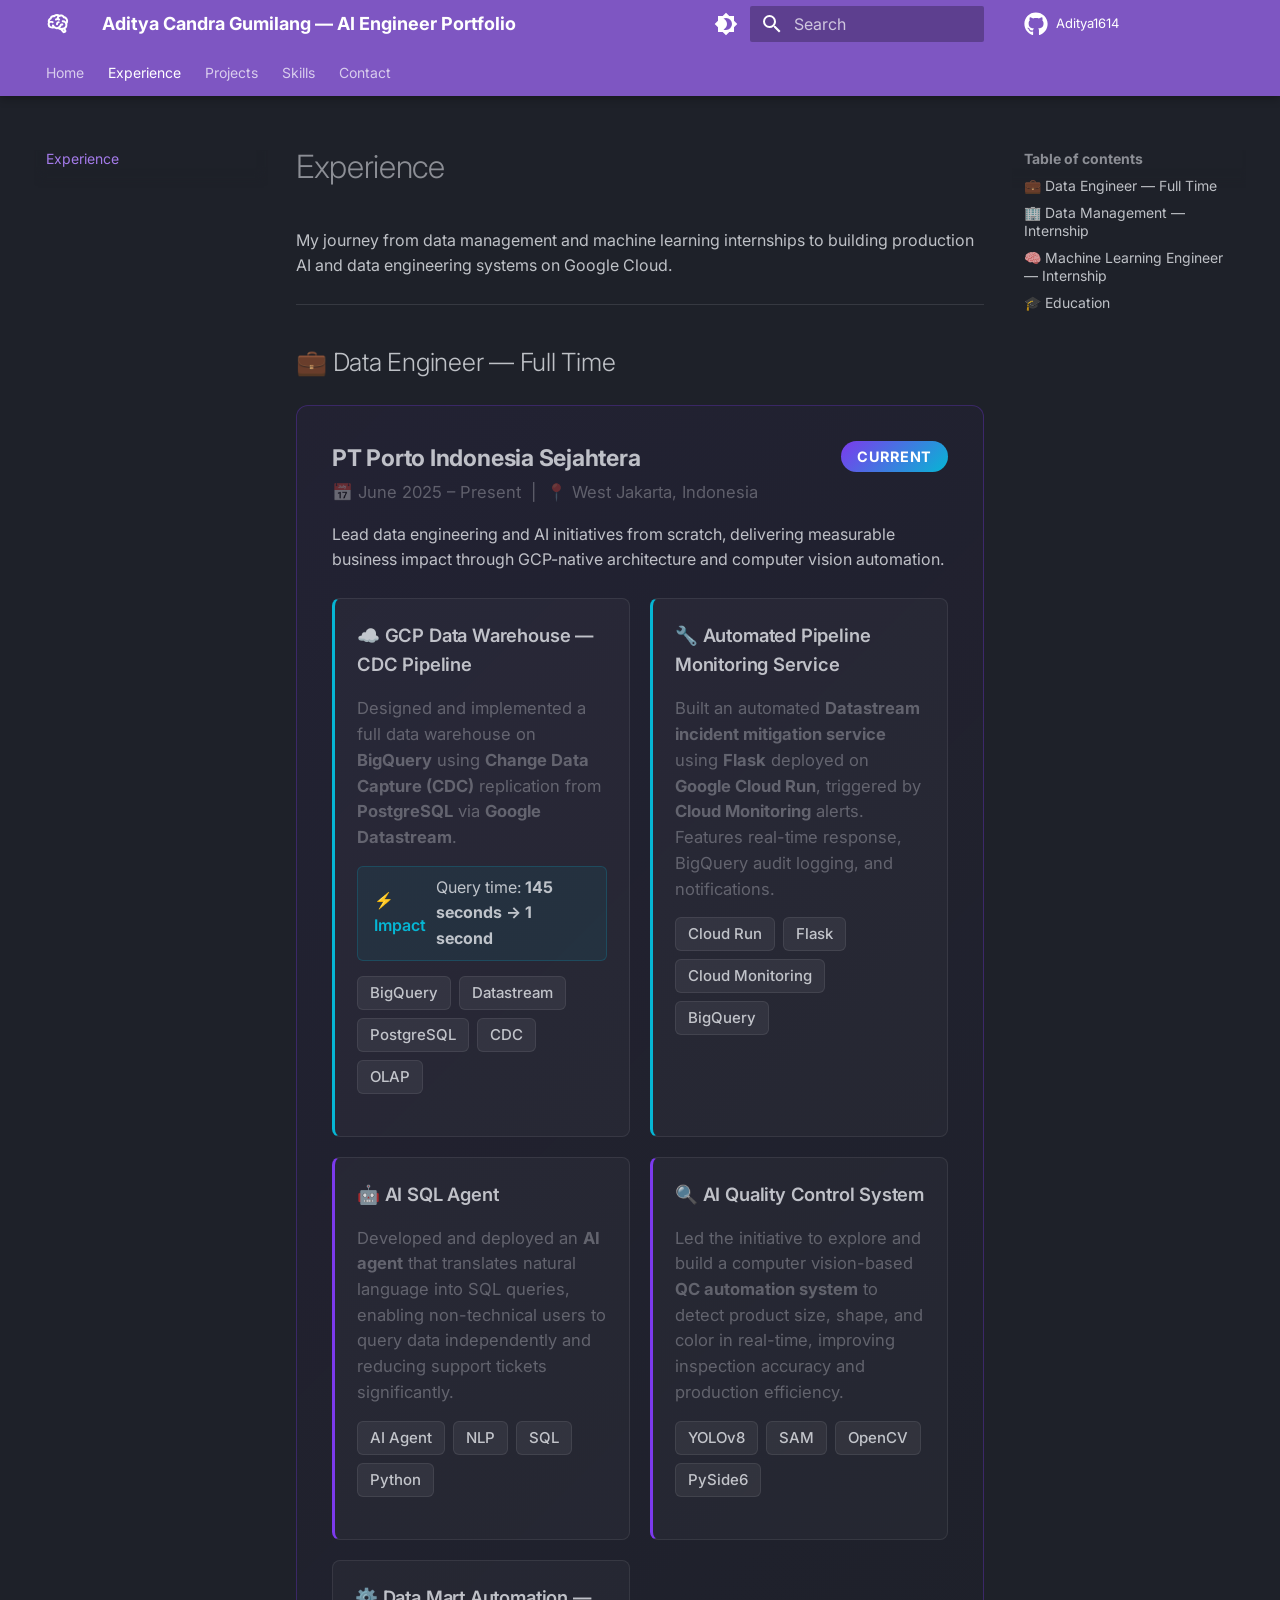
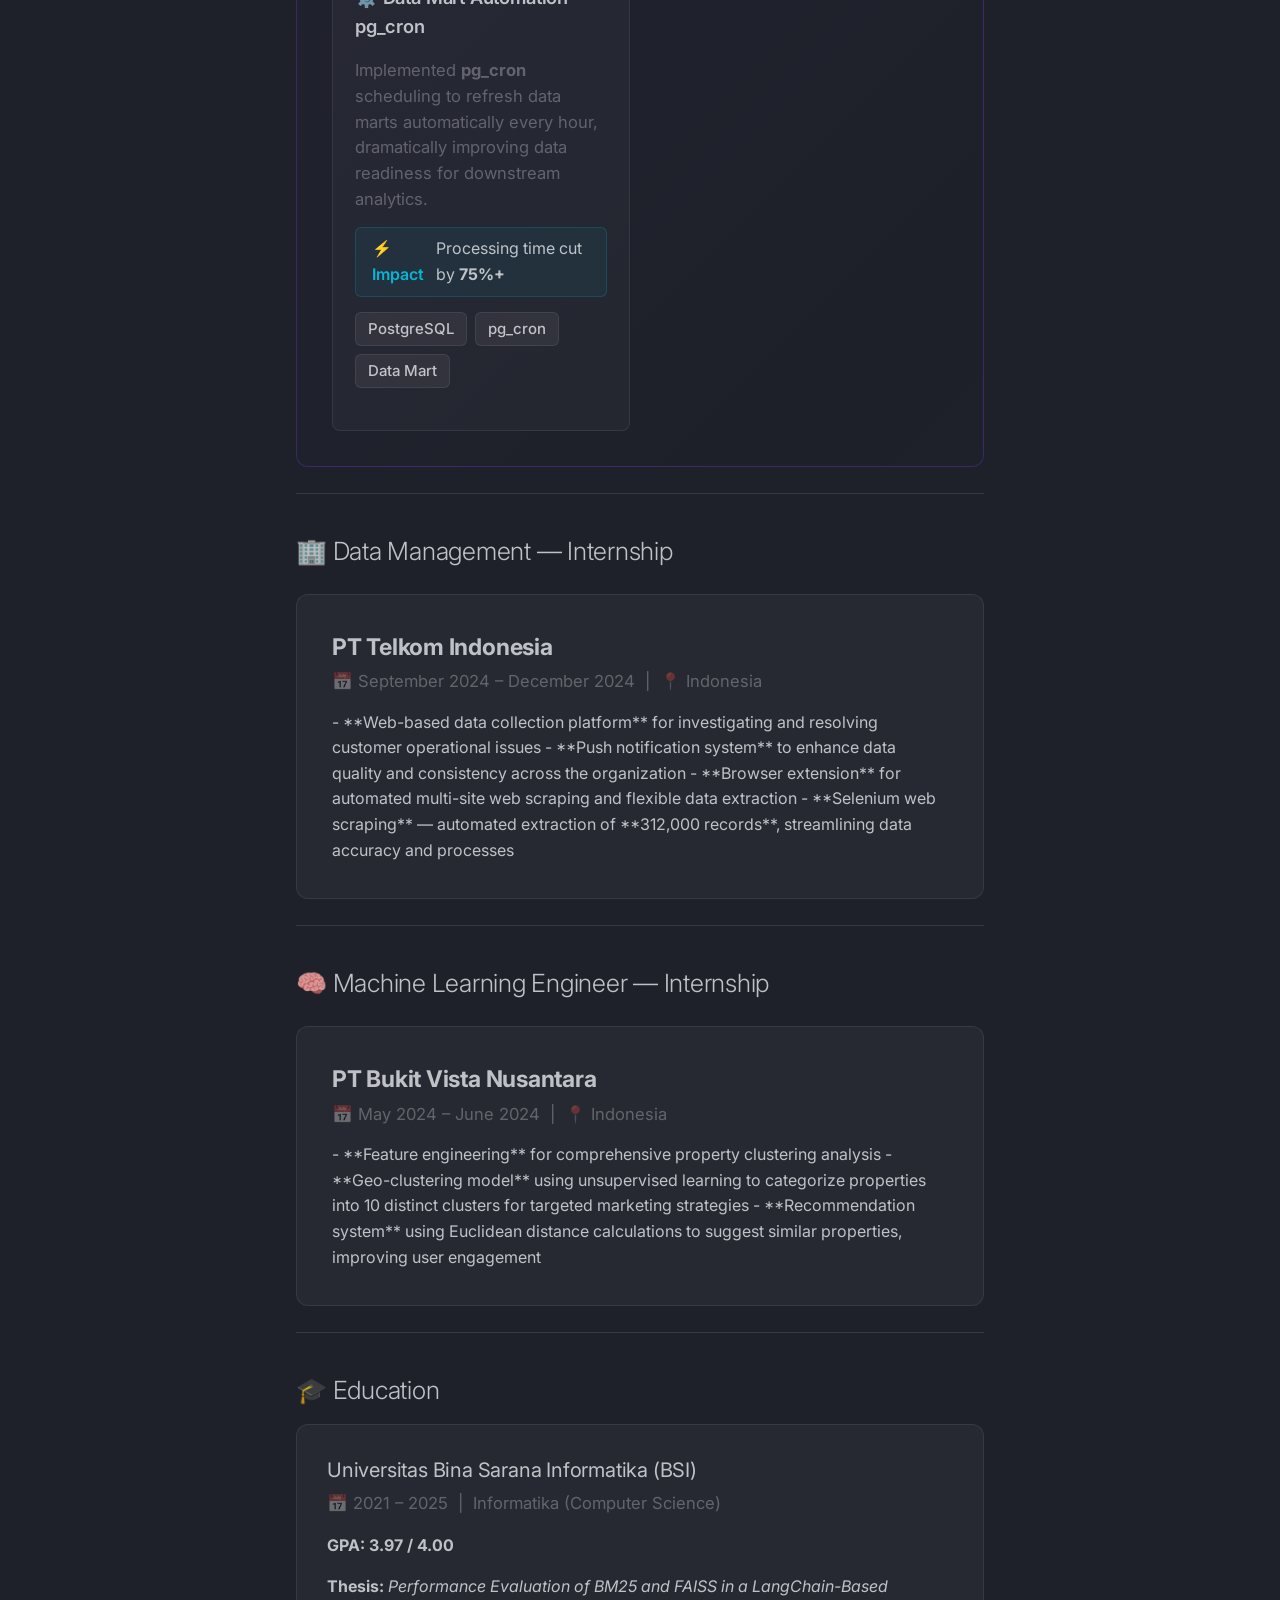
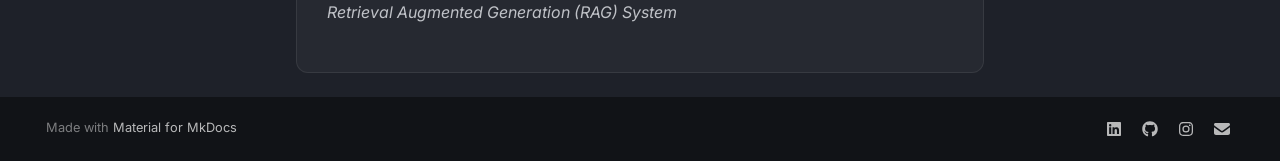
<file: experience/index.html>
<!doctype html>
<html lang="en" class="no-js">
  <head>
    
      <meta charset="utf-8">
      <meta name="viewport" content="width=device-width,initial-scale=1">
      
        <meta name="description" content="Data Engineer & AI Engineer specializing in GCP, computer vision, and AI-powered analytics systems.">
      
      
        <meta name="author" content="Aditya Candra Gumilang">
      
      
        <link rel="canonical" href="https://aditya1614.github.io/Aditya1614/experience/">
      
      
        <link rel="prev" href="..">
      
      
        <link rel="next" href="../projects/">
      
      
        
      
      
      <link rel="icon" href="../assets/images/favicon.png">
      <meta name="generator" content="mkdocs-1.6.1, mkdocs-material-9.7.4">
    
    
      
        <title>Experience - Aditya Candra Gumilang — AI Engineer Portfolio</title>
      
    
    
      <link rel="stylesheet" href="../assets/stylesheets/main.484c7ddc.min.css">
      
        
        <link rel="stylesheet" href="../assets/stylesheets/palette.ab4e12ef.min.css">
      
      


    
    
      
    
    
      
        
        
        <link rel="preconnect" href="https://fonts.gstatic.com" crossorigin>
        <link rel="stylesheet" href="https://fonts.googleapis.com/css?family=Inter:300,300i,400,400i,700,700i%7CJetBrains+Mono:400,400i,700,700i&display=fallback">
        <style>:root{--md-text-font:"Inter";--md-code-font:"JetBrains Mono"}</style>
      
    
    
      <link rel="stylesheet" href="../stylesheets/extra.css">
    
    <script>__md_scope=new URL("..",location),__md_hash=e=>[...e].reduce(((e,_)=>(e<<5)-e+_.charCodeAt(0)),0),__md_get=(e,_=localStorage,t=__md_scope)=>JSON.parse(_.getItem(t.pathname+"."+e)),__md_set=(e,_,t=localStorage,a=__md_scope)=>{try{t.setItem(a.pathname+"."+e,JSON.stringify(_))}catch(e){}}</script>
    
      

    
    
  </head>
  
  
    
    
      
    
    
    
    
    <body dir="ltr" data-md-color-scheme="slate" data-md-color-primary="deep-purple" data-md-color-accent="cyan">
  
    
    <input class="md-toggle" data-md-toggle="drawer" type="checkbox" id="__drawer" autocomplete="off">
    <input class="md-toggle" data-md-toggle="search" type="checkbox" id="__search" autocomplete="off">
    <label class="md-overlay" for="__drawer"></label>
    <div data-md-component="skip">
      
        
        <a href="#experience" class="md-skip">
          Skip to content
        </a>
      
    </div>
    <div data-md-component="announce">
      
    </div>
    
    
      

  

<header class="md-header md-header--shadow md-header--lifted" data-md-component="header">
  <nav class="md-header__inner md-grid" aria-label="Header">
    <a href=".." title="Aditya Candra Gumilang — AI Engineer Portfolio" class="md-header__button md-logo" aria-label="Aditya Candra Gumilang — AI Engineer Portfolio" data-md-component="logo">
      
  
  <svg xmlns="http://www.w3.org/2000/svg" viewBox="0 0 24 24"><path d="M21.33 12.91c.09 1.55-.62 3.04-1.89 3.95l.77 1.49c.23.45.26.98.06 1.45-.19.47-.58.84-1.06 1l-.79.25a1.687 1.687 0 0 1-1.86-.55L14.44 18c-.89-.15-1.73-.53-2.44-1.1-.5.15-1 .23-1.5.23-.88 0-1.76-.27-2.5-.79-.53.16-1.07.23-1.62.22-.79.01-1.57-.15-2.3-.45a4.1 4.1 0 0 1-2.43-3.61c-.08-.72.04-1.45.35-2.11-.29-.75-.32-1.57-.07-2.33C2.3 7.11 3 6.32 3.87 5.82c.58-1.69 2.21-2.82 4-2.7 1.6-1.5 4.05-1.66 5.83-.37.42-.11.86-.17 1.3-.17 1.36-.03 2.65.57 3.5 1.64 2.04.53 3.5 2.35 3.58 4.47.05 1.11-.25 2.2-.86 3.13.07.36.11.72.11 1.09m-5-1.41c.57.07 1.02.5 1.02 1.07a1 1 0 0 1-1 1h-.63c-.32.9-.88 1.69-1.62 2.29.25.09.51.14.77.21 5.13-.07 4.53-3.2 4.53-3.25a2.59 2.59 0 0 0-2.69-2.49 1 1 0 0 1-1-1 1 1 0 0 1 1-1c1.23.03 2.41.49 3.33 1.3.05-.29.08-.59.08-.89-.06-1.24-.62-2.32-2.87-2.53-1.25-2.96-4.4-1.32-4.4-.4-.03.23.21.72.25.75a1 1 0 0 1 1 1c0 .55-.45 1-1 1-.53-.02-1.03-.22-1.43-.56-.48.31-1.03.5-1.6.56-.57.05-1.04-.35-1.07-.9a.97.97 0 0 1 .88-1.1c.16-.02.94-.14.94-.77 0-.66.25-1.29.68-1.79-.92-.25-1.91.08-2.91 1.29C6.75 5 6 5.25 5.45 7.2 4.5 7.67 4 8 3.78 9c1.08-.22 2.19-.13 3.22.25.5.19.78.75.59 1.29-.19.52-.77.78-1.29.59-.73-.32-1.55-.34-2.3-.06-.32.27-.32.83-.32 1.27 0 .74.37 1.43 1 1.83.53.27 1.12.41 1.71.4q-.225-.39-.39-.81a1.038 1.038 0 0 1 1.96-.68c.4 1.14 1.42 1.92 2.62 2.05 1.37-.07 2.59-.88 3.19-2.13.23-1.38 1.34-1.5 2.56-1.5m2 7.47-.62-1.3-.71.16 1 1.25zm-4.65-8.61a1 1 0 0 0-.91-1.03c-.71-.04-1.4.2-1.93.67-.57.58-.87 1.38-.84 2.19a1 1 0 0 0 1 1c.57 0 1-.45 1-1 0-.27.07-.54.23-.76.12-.1.27-.15.43-.15.55.03 1.02-.38 1.02-.92"/></svg>

    </a>
    <label class="md-header__button md-icon" for="__drawer">
      
      <svg xmlns="http://www.w3.org/2000/svg" viewBox="0 0 24 24"><path d="M3 6h18v2H3zm0 5h18v2H3zm0 5h18v2H3z"/></svg>
    </label>
    <div class="md-header__title" data-md-component="header-title">
      <div class="md-header__ellipsis">
        <div class="md-header__topic">
          <span class="md-ellipsis">
            Aditya Candra Gumilang — AI Engineer Portfolio
          </span>
        </div>
        <div class="md-header__topic" data-md-component="header-topic">
          <span class="md-ellipsis">
            
              Experience
            
          </span>
        </div>
      </div>
    </div>
    
      
        <form class="md-header__option" data-md-component="palette">
  
    
    
    
    <input class="md-option" data-md-color-media="" data-md-color-scheme="slate" data-md-color-primary="deep-purple" data-md-color-accent="cyan"  aria-label="Switch to light mode"  type="radio" name="__palette" id="__palette_0">
    
      <label class="md-header__button md-icon" title="Switch to light mode" for="__palette_1" hidden>
        <svg xmlns="http://www.w3.org/2000/svg" viewBox="0 0 24 24"><path d="M12 18c-.89 0-1.74-.2-2.5-.55C11.56 16.5 13 14.42 13 12s-1.44-4.5-3.5-5.45C10.26 6.2 11.11 6 12 6a6 6 0 0 1 6 6 6 6 0 0 1-6 6m8-9.31V4h-4.69L12 .69 8.69 4H4v4.69L.69 12 4 15.31V20h4.69L12 23.31 15.31 20H20v-4.69L23.31 12z"/></svg>
      </label>
    
  
    
    
    
    <input class="md-option" data-md-color-media="" data-md-color-scheme="default" data-md-color-primary="deep-purple" data-md-color-accent="cyan"  aria-label="Switch to dark mode"  type="radio" name="__palette" id="__palette_1">
    
      <label class="md-header__button md-icon" title="Switch to dark mode" for="__palette_0" hidden>
        <svg xmlns="http://www.w3.org/2000/svg" viewBox="0 0 24 24"><path d="M12 8a4 4 0 0 0-4 4 4 4 0 0 0 4 4 4 4 0 0 0 4-4 4 4 0 0 0-4-4m0 10a6 6 0 0 1-6-6 6 6 0 0 1 6-6 6 6 0 0 1 6 6 6 6 0 0 1-6 6m8-9.31V4h-4.69L12 .69 8.69 4H4v4.69L.69 12 4 15.31V20h4.69L12 23.31 15.31 20H20v-4.69L23.31 12z"/></svg>
      </label>
    
  
</form>
      
    
    
      <script>var palette=__md_get("__palette");if(palette&&palette.color){if("(prefers-color-scheme)"===palette.color.media){var media=matchMedia("(prefers-color-scheme: light)"),input=document.querySelector(media.matches?"[data-md-color-media='(prefers-color-scheme: light)']":"[data-md-color-media='(prefers-color-scheme: dark)']");palette.color.media=input.getAttribute("data-md-color-media"),palette.color.scheme=input.getAttribute("data-md-color-scheme"),palette.color.primary=input.getAttribute("data-md-color-primary"),palette.color.accent=input.getAttribute("data-md-color-accent")}for(var[key,value]of Object.entries(palette.color))document.body.setAttribute("data-md-color-"+key,value)}</script>
    
    
    
      
      
        <label class="md-header__button md-icon" for="__search">
          
          <svg xmlns="http://www.w3.org/2000/svg" viewBox="0 0 24 24"><path d="M9.5 3A6.5 6.5 0 0 1 16 9.5c0 1.61-.59 3.09-1.56 4.23l.27.27h.79l5 5-1.5 1.5-5-5v-.79l-.27-.27A6.52 6.52 0 0 1 9.5 16 6.5 6.5 0 0 1 3 9.5 6.5 6.5 0 0 1 9.5 3m0 2C7 5 5 7 5 9.5S7 14 9.5 14 14 12 14 9.5 12 5 9.5 5"/></svg>
        </label>
        <div class="md-search" data-md-component="search" role="dialog">
  <label class="md-search__overlay" for="__search"></label>
  <div class="md-search__inner" role="search">
    <form class="md-search__form" name="search">
      <input type="text" class="md-search__input" name="query" aria-label="Search" placeholder="Search" autocapitalize="off" autocorrect="off" autocomplete="off" spellcheck="false" data-md-component="search-query" required>
      <label class="md-search__icon md-icon" for="__search">
        
        <svg xmlns="http://www.w3.org/2000/svg" viewBox="0 0 24 24"><path d="M9.5 3A6.5 6.5 0 0 1 16 9.5c0 1.61-.59 3.09-1.56 4.23l.27.27h.79l5 5-1.5 1.5-5-5v-.79l-.27-.27A6.52 6.52 0 0 1 9.5 16 6.5 6.5 0 0 1 3 9.5 6.5 6.5 0 0 1 9.5 3m0 2C7 5 5 7 5 9.5S7 14 9.5 14 14 12 14 9.5 12 5 9.5 5"/></svg>
        
        <svg xmlns="http://www.w3.org/2000/svg" viewBox="0 0 24 24"><path d="M20 11v2H8l5.5 5.5-1.42 1.42L4.16 12l7.92-7.92L13.5 5.5 8 11z"/></svg>
      </label>
      <nav class="md-search__options" aria-label="Search">
        
          <a href="javascript:void(0)" class="md-search__icon md-icon" title="Share" aria-label="Share" data-clipboard data-clipboard-text="" data-md-component="search-share" tabindex="-1">
            
            <svg xmlns="http://www.w3.org/2000/svg" viewBox="0 0 24 24"><path d="M18 16.08c-.76 0-1.44.3-1.96.77L8.91 12.7c.05-.23.09-.46.09-.7s-.04-.47-.09-.7l7.05-4.11c.54.5 1.25.81 2.04.81a3 3 0 0 0 3-3 3 3 0 0 0-3-3 3 3 0 0 0-3 3c0 .24.04.47.09.7L8.04 9.81C7.5 9.31 6.79 9 6 9a3 3 0 0 0-3 3 3 3 0 0 0 3 3c.79 0 1.5-.31 2.04-.81l7.12 4.15c-.05.21-.08.43-.08.66 0 1.61 1.31 2.91 2.92 2.91s2.92-1.3 2.92-2.91A2.92 2.92 0 0 0 18 16.08"/></svg>
          </a>
        
        <button type="reset" class="md-search__icon md-icon" title="Clear" aria-label="Clear" tabindex="-1">
          
          <svg xmlns="http://www.w3.org/2000/svg" viewBox="0 0 24 24"><path d="M19 6.41 17.59 5 12 10.59 6.41 5 5 6.41 10.59 12 5 17.59 6.41 19 12 13.41 17.59 19 19 17.59 13.41 12z"/></svg>
        </button>
      </nav>
      
    </form>
    <div class="md-search__output">
      <div class="md-search__scrollwrap" tabindex="0" data-md-scrollfix>
        <div class="md-search-result" data-md-component="search-result">
          <div class="md-search-result__meta">
            Initializing search
          </div>
          <ol class="md-search-result__list" role="presentation"></ol>
        </div>
      </div>
    </div>
  </div>
</div>
      
    
    
      <div class="md-header__source">
        <a href="https://github.com/Aditya1614" title="Go to repository" class="md-source" data-md-component="source">
  <div class="md-source__icon md-icon">
    
    <svg xmlns="http://www.w3.org/2000/svg" viewBox="0 0 512 512"><!--! Font Awesome Free 7.1.0 by @fontawesome - https://fontawesome.com License - https://fontawesome.com/license/free (Icons: CC BY 4.0, Fonts: SIL OFL 1.1, Code: MIT License) Copyright 2025 Fonticons, Inc.--><path d="M173.9 397.4c0 2-2.3 3.6-5.2 3.6-3.3.3-5.6-1.3-5.6-3.6 0-2 2.3-3.6 5.2-3.6 3-.3 5.6 1.3 5.6 3.6m-31.1-4.5c-.7 2 1.3 4.3 4.3 4.9 2.6 1 5.6 0 6.2-2s-1.3-4.3-4.3-5.2c-2.6-.7-5.5.3-6.2 2.3m44.2-1.7c-2.9.7-4.9 2.6-4.6 4.9.3 2 2.9 3.3 5.9 2.6 2.9-.7 4.9-2.6 4.6-4.6-.3-1.9-3-3.2-5.9-2.9M252.8 8C114.1 8 8 113.3 8 252c0 110.9 69.8 205.8 169.5 239.2 12.8 2.3 17.3-5.6 17.3-12.1 0-6.2-.3-40.4-.3-61.4 0 0-70 15-84.7-29.8 0 0-11.4-29.1-27.8-36.6 0 0-22.9-15.7 1.6-15.4 0 0 24.9 2 38.6 25.8 21.9 38.6 58.6 27.5 72.9 20.9 2.3-16 8.8-27.1 16-33.7-55.9-6.2-112.3-14.3-112.3-110.5 0-27.5 7.6-41.3 23.6-58.9-2.6-6.5-11.1-33.3 2.6-67.9 20.9-6.5 69 27 69 27 20-5.6 41.5-8.5 62.8-8.5s42.8 2.9 62.8 8.5c0 0 48.1-33.6 69-27 13.7 34.7 5.2 61.4 2.6 67.9 16 17.7 25.8 31.5 25.8 58.9 0 96.5-58.9 104.2-114.8 110.5 9.2 7.9 17 22.9 17 46.4 0 33.7-.3 75.4-.3 83.6 0 6.5 4.6 14.4 17.3 12.1C436.2 457.8 504 362.9 504 252 504 113.3 391.5 8 252.8 8M105.2 352.9c-1.3 1-1 3.3.7 5.2 1.6 1.6 3.9 2.3 5.2 1 1.3-1 1-3.3-.7-5.2-1.6-1.6-3.9-2.3-5.2-1m-10.8-8.1c-.7 1.3.3 2.9 2.3 3.9 1.6 1 3.6.7 4.3-.7.7-1.3-.3-2.9-2.3-3.9-2-.6-3.6-.3-4.3.7m32.4 35.6c-1.6 1.3-1 4.3 1.3 6.2 2.3 2.3 5.2 2.6 6.5 1 1.3-1.3.7-4.3-1.3-6.2-2.2-2.3-5.2-2.6-6.5-1m-11.4-14.7c-1.6 1-1.6 3.6 0 5.9s4.3 3.3 5.6 2.3c1.6-1.3 1.6-3.9 0-6.2-1.4-2.3-4-3.3-5.6-2"/></svg>
  </div>
  <div class="md-source__repository">
    Aditya1614
  </div>
</a>
      </div>
    
  </nav>
  
    
      
<nav class="md-tabs" aria-label="Tabs" data-md-component="tabs">
  <div class="md-grid">
    <ul class="md-tabs__list">
      
        
  
  
  
  
    <li class="md-tabs__item">
      <a href=".." class="md-tabs__link">
        
  
  
    
  
  Home

      </a>
    </li>
  

      
        
  
  
  
    
  
  
    <li class="md-tabs__item md-tabs__item--active">
      <a href="./" class="md-tabs__link">
        
  
  
    
  
  Experience

      </a>
    </li>
  

      
        
  
  
  
  
    
    
      <li class="md-tabs__item">
        <a href="../projects/" class="md-tabs__link">
          
  
  
  Projects

        </a>
      </li>
    
  

      
        
  
  
  
  
    <li class="md-tabs__item">
      <a href="../skills/" class="md-tabs__link">
        
  
  
    
  
  Skills

      </a>
    </li>
  

      
        
  
  
  
  
    <li class="md-tabs__item">
      <a href="../contact/" class="md-tabs__link">
        
  
  
    
  
  Contact

      </a>
    </li>
  

      
    </ul>
  </div>
</nav>
    
  
</header>
    
    <div class="md-container" data-md-component="container">
      
      
        
      
      <main class="md-main" data-md-component="main">
        <div class="md-main__inner md-grid">
          
            
              
              <div class="md-sidebar md-sidebar--primary" data-md-component="sidebar" data-md-type="navigation" >
                <div class="md-sidebar__scrollwrap">
                  <div class="md-sidebar__inner">
                    


  


<nav class="md-nav md-nav--primary md-nav--lifted" aria-label="Navigation" data-md-level="0">
  <label class="md-nav__title" for="__drawer">
    <a href=".." title="Aditya Candra Gumilang — AI Engineer Portfolio" class="md-nav__button md-logo" aria-label="Aditya Candra Gumilang — AI Engineer Portfolio" data-md-component="logo">
      
  
  <svg xmlns="http://www.w3.org/2000/svg" viewBox="0 0 24 24"><path d="M21.33 12.91c.09 1.55-.62 3.04-1.89 3.95l.77 1.49c.23.45.26.98.06 1.45-.19.47-.58.84-1.06 1l-.79.25a1.687 1.687 0 0 1-1.86-.55L14.44 18c-.89-.15-1.73-.53-2.44-1.1-.5.15-1 .23-1.5.23-.88 0-1.76-.27-2.5-.79-.53.16-1.07.23-1.62.22-.79.01-1.57-.15-2.3-.45a4.1 4.1 0 0 1-2.43-3.61c-.08-.72.04-1.45.35-2.11-.29-.75-.32-1.57-.07-2.33C2.3 7.11 3 6.32 3.87 5.82c.58-1.69 2.21-2.82 4-2.7 1.6-1.5 4.05-1.66 5.83-.37.42-.11.86-.17 1.3-.17 1.36-.03 2.65.57 3.5 1.64 2.04.53 3.5 2.35 3.58 4.47.05 1.11-.25 2.2-.86 3.13.07.36.11.72.11 1.09m-5-1.41c.57.07 1.02.5 1.02 1.07a1 1 0 0 1-1 1h-.63c-.32.9-.88 1.69-1.62 2.29.25.09.51.14.77.21 5.13-.07 4.53-3.2 4.53-3.25a2.59 2.59 0 0 0-2.69-2.49 1 1 0 0 1-1-1 1 1 0 0 1 1-1c1.23.03 2.41.49 3.33 1.3.05-.29.08-.59.08-.89-.06-1.24-.62-2.32-2.87-2.53-1.25-2.96-4.4-1.32-4.4-.4-.03.23.21.72.25.75a1 1 0 0 1 1 1c0 .55-.45 1-1 1-.53-.02-1.03-.22-1.43-.56-.48.31-1.03.5-1.6.56-.57.05-1.04-.35-1.07-.9a.97.97 0 0 1 .88-1.1c.16-.02.94-.14.94-.77 0-.66.25-1.29.68-1.79-.92-.25-1.91.08-2.91 1.29C6.75 5 6 5.25 5.45 7.2 4.5 7.67 4 8 3.78 9c1.08-.22 2.19-.13 3.22.25.5.19.78.75.59 1.29-.19.52-.77.78-1.29.59-.73-.32-1.55-.34-2.3-.06-.32.27-.32.83-.32 1.27 0 .74.37 1.43 1 1.83.53.27 1.12.41 1.71.4q-.225-.39-.39-.81a1.038 1.038 0 0 1 1.96-.68c.4 1.14 1.42 1.92 2.62 2.05 1.37-.07 2.59-.88 3.19-2.13.23-1.38 1.34-1.5 2.56-1.5m2 7.47-.62-1.3-.71.16 1 1.25zm-4.65-8.61a1 1 0 0 0-.91-1.03c-.71-.04-1.4.2-1.93.67-.57.58-.87 1.38-.84 2.19a1 1 0 0 0 1 1c.57 0 1-.45 1-1 0-.27.07-.54.23-.76.12-.1.27-.15.43-.15.55.03 1.02-.38 1.02-.92"/></svg>

    </a>
    Aditya Candra Gumilang — AI Engineer Portfolio
  </label>
  
    <div class="md-nav__source">
      <a href="https://github.com/Aditya1614" title="Go to repository" class="md-source" data-md-component="source">
  <div class="md-source__icon md-icon">
    
    <svg xmlns="http://www.w3.org/2000/svg" viewBox="0 0 512 512"><!--! Font Awesome Free 7.1.0 by @fontawesome - https://fontawesome.com License - https://fontawesome.com/license/free (Icons: CC BY 4.0, Fonts: SIL OFL 1.1, Code: MIT License) Copyright 2025 Fonticons, Inc.--><path d="M173.9 397.4c0 2-2.3 3.6-5.2 3.6-3.3.3-5.6-1.3-5.6-3.6 0-2 2.3-3.6 5.2-3.6 3-.3 5.6 1.3 5.6 3.6m-31.1-4.5c-.7 2 1.3 4.3 4.3 4.9 2.6 1 5.6 0 6.2-2s-1.3-4.3-4.3-5.2c-2.6-.7-5.5.3-6.2 2.3m44.2-1.7c-2.9.7-4.9 2.6-4.6 4.9.3 2 2.9 3.3 5.9 2.6 2.9-.7 4.9-2.6 4.6-4.6-.3-1.9-3-3.2-5.9-2.9M252.8 8C114.1 8 8 113.3 8 252c0 110.9 69.8 205.8 169.5 239.2 12.8 2.3 17.3-5.6 17.3-12.1 0-6.2-.3-40.4-.3-61.4 0 0-70 15-84.7-29.8 0 0-11.4-29.1-27.8-36.6 0 0-22.9-15.7 1.6-15.4 0 0 24.9 2 38.6 25.8 21.9 38.6 58.6 27.5 72.9 20.9 2.3-16 8.8-27.1 16-33.7-55.9-6.2-112.3-14.3-112.3-110.5 0-27.5 7.6-41.3 23.6-58.9-2.6-6.5-11.1-33.3 2.6-67.9 20.9-6.5 69 27 69 27 20-5.6 41.5-8.5 62.8-8.5s42.8 2.9 62.8 8.5c0 0 48.1-33.6 69-27 13.7 34.7 5.2 61.4 2.6 67.9 16 17.7 25.8 31.5 25.8 58.9 0 96.5-58.9 104.2-114.8 110.5 9.2 7.9 17 22.9 17 46.4 0 33.7-.3 75.4-.3 83.6 0 6.5 4.6 14.4 17.3 12.1C436.2 457.8 504 362.9 504 252 504 113.3 391.5 8 252.8 8M105.2 352.9c-1.3 1-1 3.3.7 5.2 1.6 1.6 3.9 2.3 5.2 1 1.3-1 1-3.3-.7-5.2-1.6-1.6-3.9-2.3-5.2-1m-10.8-8.1c-.7 1.3.3 2.9 2.3 3.9 1.6 1 3.6.7 4.3-.7.7-1.3-.3-2.9-2.3-3.9-2-.6-3.6-.3-4.3.7m32.4 35.6c-1.6 1.3-1 4.3 1.3 6.2 2.3 2.3 5.2 2.6 6.5 1 1.3-1.3.7-4.3-1.3-6.2-2.2-2.3-5.2-2.6-6.5-1m-11.4-14.7c-1.6 1-1.6 3.6 0 5.9s4.3 3.3 5.6 2.3c1.6-1.3 1.6-3.9 0-6.2-1.4-2.3-4-3.3-5.6-2"/></svg>
  </div>
  <div class="md-source__repository">
    Aditya1614
  </div>
</a>
    </div>
  
  <ul class="md-nav__list" data-md-scrollfix>
    
      
      
  
  
  
  
    <li class="md-nav__item">
      <a href=".." class="md-nav__link">
        
  
  
  <span class="md-ellipsis">
    
  
    Home
  

    
  </span>
  
  

      </a>
    </li>
  

    
      
      
  
  
    
  
  
  
    <li class="md-nav__item md-nav__item--active">
      
      <input class="md-nav__toggle md-toggle" type="checkbox" id="__toc">
      
      
        
      
      
        <label class="md-nav__link md-nav__link--active" for="__toc">
          
  
  
  <span class="md-ellipsis">
    
  
    Experience
  

    
  </span>
  
  

          <span class="md-nav__icon md-icon"></span>
        </label>
      
      <a href="./" class="md-nav__link md-nav__link--active">
        
  
  
  <span class="md-ellipsis">
    
  
    Experience
  

    
  </span>
  
  

      </a>
      
        

<nav class="md-nav md-nav--secondary" aria-label="Table of contents">
  
  
  
    
  
  
    <label class="md-nav__title" for="__toc">
      <span class="md-nav__icon md-icon"></span>
      Table of contents
    </label>
    <ul class="md-nav__list" data-md-component="toc" data-md-scrollfix>
      
        <li class="md-nav__item">
  <a href="#data-engineer-full-time" class="md-nav__link">
    <span class="md-ellipsis">
      
        💼 Data Engineer — Full Time
      
    </span>
  </a>
  
</li>
      
        <li class="md-nav__item">
  <a href="#data-management-internship" class="md-nav__link">
    <span class="md-ellipsis">
      
        🏢 Data Management — Internship
      
    </span>
  </a>
  
</li>
      
        <li class="md-nav__item">
  <a href="#machine-learning-engineer-internship" class="md-nav__link">
    <span class="md-ellipsis">
      
        🧠 Machine Learning Engineer — Internship
      
    </span>
  </a>
  
</li>
      
        <li class="md-nav__item">
  <a href="#education" class="md-nav__link">
    <span class="md-ellipsis">
      
        🎓 Education
      
    </span>
  </a>
  
</li>
      
    </ul>
  
</nav>
      
    </li>
  

    
      
      
  
  
  
  
    
    
    
    
      
      
        
      
    
    
    <li class="md-nav__item md-nav__item--nested">
      
        
        
          
        
        <input class="md-nav__toggle md-toggle md-toggle--indeterminate" type="checkbox" id="__nav_3" >
        
          
          <label class="md-nav__link" for="__nav_3" id="__nav_3_label" tabindex="0">
            
  
  
  <span class="md-ellipsis">
    
  
    Projects
  

    
  </span>
  
  

            <span class="md-nav__icon md-icon"></span>
          </label>
        
        <nav class="md-nav" data-md-level="1" aria-labelledby="__nav_3_label" aria-expanded="false">
          <label class="md-nav__title" for="__nav_3">
            <span class="md-nav__icon md-icon"></span>
            
  
    Projects
  

          </label>
          <ul class="md-nav__list" data-md-scrollfix>
            
              
                
  
  
  
  
    <li class="md-nav__item">
      <a href="../projects/" class="md-nav__link">
        
  
  
  <span class="md-ellipsis">
    
  
    Overview
  

    
  </span>
  
  

      </a>
    </li>
  

              
            
              
                
  
  
  
  
    <li class="md-nav__item">
      <a href="../projects/qc-detector/" class="md-nav__link">
        
  
  
  <span class="md-ellipsis">
    
  
    QC Detector
  

    
  </span>
  
  

      </a>
    </li>
  

              
            
              
                
  
  
  
  
    <li class="md-nav__item">
      <a href="../projects/prompt-to-viz/" class="md-nav__link">
        
  
  
  <span class="md-ellipsis">
    
  
    Prompt-to-Visualization
  

    
  </span>
  
  

      </a>
    </li>
  

              
            
          </ul>
        </nav>
      
    </li>
  

    
      
      
  
  
  
  
    <li class="md-nav__item">
      <a href="../skills/" class="md-nav__link">
        
  
  
  <span class="md-ellipsis">
    
  
    Skills
  

    
  </span>
  
  

      </a>
    </li>
  

    
      
      
  
  
  
  
    <li class="md-nav__item">
      <a href="../contact/" class="md-nav__link">
        
  
  
  <span class="md-ellipsis">
    
  
    Contact
  

    
  </span>
  
  

      </a>
    </li>
  

    
  </ul>
</nav>
                  </div>
                </div>
              </div>
            
            
              
              <div class="md-sidebar md-sidebar--secondary" data-md-component="sidebar" data-md-type="toc" >
                <div class="md-sidebar__scrollwrap">
                  <div class="md-sidebar__inner">
                    

<nav class="md-nav md-nav--secondary" aria-label="Table of contents">
  
  
  
    
  
  
    <label class="md-nav__title" for="__toc">
      <span class="md-nav__icon md-icon"></span>
      Table of contents
    </label>
    <ul class="md-nav__list" data-md-component="toc" data-md-scrollfix>
      
        <li class="md-nav__item">
  <a href="#data-engineer-full-time" class="md-nav__link">
    <span class="md-ellipsis">
      
        💼 Data Engineer — Full Time
      
    </span>
  </a>
  
</li>
      
        <li class="md-nav__item">
  <a href="#data-management-internship" class="md-nav__link">
    <span class="md-ellipsis">
      
        🏢 Data Management — Internship
      
    </span>
  </a>
  
</li>
      
        <li class="md-nav__item">
  <a href="#machine-learning-engineer-internship" class="md-nav__link">
    <span class="md-ellipsis">
      
        🧠 Machine Learning Engineer — Internship
      
    </span>
  </a>
  
</li>
      
        <li class="md-nav__item">
  <a href="#education" class="md-nav__link">
    <span class="md-ellipsis">
      
        🎓 Education
      
    </span>
  </a>
  
</li>
      
    </ul>
  
</nav>
                  </div>
                </div>
              </div>
            
          
          
            <div class="md-content" data-md-component="content">
              
              <article class="md-content__inner md-typeset">
                
                  


  
  


<h1 id="experience">Experience</h1>
<p>My journey from data management and machine learning internships to building production AI and data engineering systems on Google Cloud.</p>
<hr />
<h2 id="data-engineer-full-time">💼 Data Engineer — Full Time</h2>
<div class="exp-card current-role">
  <div class="exp-header">
    <div>
      <h3>PT Porto Indonesia Sejahtera</h3>
      <p class="exp-period">📅 June 2025 – Present &nbsp;|&nbsp; 📍 West Jakarta, Indonesia</p>
    </div>
    <span class="role-badge">Current</span>
  </div>

  <p>Lead data engineering and AI initiatives from scratch, delivering measurable business impact through GCP-native architecture and computer vision automation.</p>

  <div class="achievement-grid">
    <div class="achievement-card gcp-theme">
      <h4>☁️ GCP Data Warehouse — CDC Pipeline</h4>
      <p>Designed and implemented a full data warehouse on <strong>BigQuery</strong> using <strong>Change Data Capture (CDC)</strong> replication from <strong>PostgreSQL</strong> via <strong>Google Datastream</strong>.</p>
      <div class="impact-box">
        <span class="impact-label">⚡ Impact</span>
        <span class="impact-stat">Query time: <strong>145 seconds → 1 second</strong></span>
      </div>
      <div class="tech-tags">
        <span>BigQuery</span><span>Datastream</span><span>PostgreSQL</span><span>CDC</span><span>OLAP</span>
      </div>
    </div>

    <div class="achievement-card gcp-theme">
      <h4>🔧 Automated Pipeline Monitoring Service</h4>
      <p>Built an automated <strong>Datastream incident mitigation service</strong> using <strong>Flask</strong> deployed on <strong>Google Cloud Run</strong>, triggered by <strong>Cloud Monitoring</strong> alerts. Features real-time response, BigQuery audit logging, and notifications.</p>
      <div class="tech-tags">
        <span>Cloud Run</span><span>Flask</span><span>Cloud Monitoring</span><span>BigQuery</span>
      </div>
    </div>

    <div class="achievement-card ai-theme">
      <h4>🤖 AI SQL Agent</h4>
      <p>Developed and deployed an <strong>AI agent</strong> that translates natural language into SQL queries, enabling non-technical users to query data independently and reducing support tickets significantly.</p>
      <div class="tech-tags">
        <span>AI Agent</span><span>NLP</span><span>SQL</span><span>Python</span>
      </div>
    </div>

    <div class="achievement-card ai-theme">
      <h4>🔍 AI Quality Control System</h4>
      <p>Led the initiative to explore and build a computer vision-based <strong>QC automation system</strong> to detect product size, shape, and color in real-time, improving inspection accuracy and production efficiency.</p>
      <div class="tech-tags">
        <span>YOLOv8</span><span>SAM</span><span>OpenCV</span><span>PySide6</span>
      </div>
    </div>

    <div class="achievement-card">
      <h4>⚙️ Data Mart Automation — pg_cron</h4>
      <p>Implemented <strong>pg_cron</strong> scheduling to refresh data marts automatically every hour, dramatically improving data readiness for downstream analytics.</p>
      <div class="impact-box">
        <span class="impact-label">⚡ Impact</span>
        <span class="impact-stat">Processing time cut by <strong>75%+</strong></span>
      </div>
      <div class="tech-tags">
        <span>PostgreSQL</span><span>pg_cron</span><span>Data Mart</span>
      </div>
    </div>
  </div>
</div>

<hr />
<h2 id="data-management-internship">🏢 Data Management — Internship</h2>
<div class="exp-card">
  <div class="exp-header">
    <div>
      <h3>PT Telkom Indonesia</h3>
      <p class="exp-period">📅 September 2024 – December 2024 &nbsp;|&nbsp; 📍 Indonesia</p>
    </div>
  </div>

  - **Web-based data collection platform** for investigating and resolving customer operational issues
  - **Push notification system** to enhance data quality and consistency across the organization
  - **Browser extension** for automated multi-site web scraping and flexible data extraction
  - **Selenium web scraping** — automated extraction of **312,000 records**, streamlining data accuracy and processes
</div>

<hr />
<h2 id="machine-learning-engineer-internship">🧠 Machine Learning Engineer — Internship</h2>
<div class="exp-card">
  <div class="exp-header">
    <div>
      <h3>PT Bukit Vista Nusantara</h3>
      <p class="exp-period">📅 May 2024 – June 2024 &nbsp;|&nbsp; 📍 Indonesia</p>
    </div>
  </div>

  - **Feature engineering** for comprehensive property clustering analysis
  - **Geo-clustering model** using unsupervised learning to categorize properties into 10 distinct clusters for targeted marketing strategies
  - **Recommendation system** using Euclidean distance calculations to suggest similar properties, improving user engagement
</div>

<hr />
<h2 id="education">🎓 Education</h2>
<div class="edu-card">
  <h3>Universitas Bina Sarana Informatika (BSI)</h3>
  <p class="exp-period">📅 2021 – 2025 &nbsp;|&nbsp; Informatika (Computer Science)</p>
  <p><strong>GPA: 3.97 / 4.00</strong></p>
  <p><strong>Thesis:</strong> <em>Performance Evaluation of BM25 and FAISS in a LangChain-Based Retrieval Augmented Generation (RAG) System</em></p>
</div>












                
              </article>
            </div>
          
          
  <script>var tabs=__md_get("__tabs");if(Array.isArray(tabs))e:for(var set of document.querySelectorAll(".tabbed-set")){var labels=set.querySelector(".tabbed-labels");for(var tab of tabs)for(var label of labels.getElementsByTagName("label"))if(label.innerText.trim()===tab){var input=document.getElementById(label.htmlFor);input.checked=!0;continue e}}</script>

<script>var target=document.getElementById(location.hash.slice(1));target&&target.name&&(target.checked=target.name.startsWith("__tabbed_"))</script>
        </div>
        
          <button type="button" class="md-top md-icon" data-md-component="top" hidden>
  
  <svg xmlns="http://www.w3.org/2000/svg" viewBox="0 0 24 24"><path d="M13 20h-2V8l-5.5 5.5-1.42-1.42L12 4.16l7.92 7.92-1.42 1.42L13 8z"/></svg>
  Back to top
</button>
        
      </main>
      
        <footer class="md-footer">
  
  <div class="md-footer-meta md-typeset">
    <div class="md-footer-meta__inner md-grid">
      <div class="md-copyright">
  
  
    Made with
    <a href="https://squidfunk.github.io/mkdocs-material/" target="_blank" rel="noopener">
      Material for MkDocs
    </a>
  
</div>
      
        
<div class="md-social">
  
    
    
    
    
    <a href="https://www.linkedin.com/in/adityacg" target="_blank" rel="noopener" title="LinkedIn" class="md-social__link">
      <svg xmlns="http://www.w3.org/2000/svg" viewBox="0 0 448 512"><!--! Font Awesome Free 7.1.0 by @fontawesome - https://fontawesome.com License - https://fontawesome.com/license/free (Icons: CC BY 4.0, Fonts: SIL OFL 1.1, Code: MIT License) Copyright 2025 Fonticons, Inc.--><path d="M416 32H31.9C14.3 32 0 46.5 0 64.3v383.4C0 465.5 14.3 480 31.9 480H416c17.6 0 32-14.5 32-32.3V64.3c0-17.8-14.4-32.3-32-32.3M135.4 416H69V202.2h66.5V416zM102.2 96a38.5 38.5 0 1 1 0 77 38.5 38.5 0 1 1 0-77m282.1 320h-66.4V312c0-24.8-.5-56.7-34.5-56.7-34.6 0-39.9 27-39.9 54.9V416h-66.4V202.2h63.7v29.2h.9c8.9-16.8 30.6-34.5 62.9-34.5 67.2 0 79.7 44.3 79.7 101.9z"/></svg>
    </a>
  
    
    
    
    
    <a href="https://github.com/Aditya1614" target="_blank" rel="noopener" title="GitHub" class="md-social__link">
      <svg xmlns="http://www.w3.org/2000/svg" viewBox="0 0 512 512"><!--! Font Awesome Free 7.1.0 by @fontawesome - https://fontawesome.com License - https://fontawesome.com/license/free (Icons: CC BY 4.0, Fonts: SIL OFL 1.1, Code: MIT License) Copyright 2025 Fonticons, Inc.--><path d="M173.9 397.4c0 2-2.3 3.6-5.2 3.6-3.3.3-5.6-1.3-5.6-3.6 0-2 2.3-3.6 5.2-3.6 3-.3 5.6 1.3 5.6 3.6m-31.1-4.5c-.7 2 1.3 4.3 4.3 4.9 2.6 1 5.6 0 6.2-2s-1.3-4.3-4.3-5.2c-2.6-.7-5.5.3-6.2 2.3m44.2-1.7c-2.9.7-4.9 2.6-4.6 4.9.3 2 2.9 3.3 5.9 2.6 2.9-.7 4.9-2.6 4.6-4.6-.3-1.9-3-3.2-5.9-2.9M252.8 8C114.1 8 8 113.3 8 252c0 110.9 69.8 205.8 169.5 239.2 12.8 2.3 17.3-5.6 17.3-12.1 0-6.2-.3-40.4-.3-61.4 0 0-70 15-84.7-29.8 0 0-11.4-29.1-27.8-36.6 0 0-22.9-15.7 1.6-15.4 0 0 24.9 2 38.6 25.8 21.9 38.6 58.6 27.5 72.9 20.9 2.3-16 8.8-27.1 16-33.7-55.9-6.2-112.3-14.3-112.3-110.5 0-27.5 7.6-41.3 23.6-58.9-2.6-6.5-11.1-33.3 2.6-67.9 20.9-6.5 69 27 69 27 20-5.6 41.5-8.5 62.8-8.5s42.8 2.9 62.8 8.5c0 0 48.1-33.6 69-27 13.7 34.7 5.2 61.4 2.6 67.9 16 17.7 25.8 31.5 25.8 58.9 0 96.5-58.9 104.2-114.8 110.5 9.2 7.9 17 22.9 17 46.4 0 33.7-.3 75.4-.3 83.6 0 6.5 4.6 14.4 17.3 12.1C436.2 457.8 504 362.9 504 252 504 113.3 391.5 8 252.8 8M105.2 352.9c-1.3 1-1 3.3.7 5.2 1.6 1.6 3.9 2.3 5.2 1 1.3-1 1-3.3-.7-5.2-1.6-1.6-3.9-2.3-5.2-1m-10.8-8.1c-.7 1.3.3 2.9 2.3 3.9 1.6 1 3.6.7 4.3-.7.7-1.3-.3-2.9-2.3-3.9-2-.6-3.6-.3-4.3.7m32.4 35.6c-1.6 1.3-1 4.3 1.3 6.2 2.3 2.3 5.2 2.6 6.5 1 1.3-1.3.7-4.3-1.3-6.2-2.2-2.3-5.2-2.6-6.5-1m-11.4-14.7c-1.6 1-1.6 3.6 0 5.9s4.3 3.3 5.6 2.3c1.6-1.3 1.6-3.9 0-6.2-1.4-2.3-4-3.3-5.6-2"/></svg>
    </a>
  
    
    
    
    
    <a href="https://instagram.com/aditya_candra_gumilang" target="_blank" rel="noopener" title="Instagram" class="md-social__link">
      <svg xmlns="http://www.w3.org/2000/svg" viewBox="0 0 448 512"><!--! Font Awesome Free 7.1.0 by @fontawesome - https://fontawesome.com License - https://fontawesome.com/license/free (Icons: CC BY 4.0, Fonts: SIL OFL 1.1, Code: MIT License) Copyright 2025 Fonticons, Inc.--><path d="M224.3 141a115 115 0 1 0-.6 230 115 115 0 1 0 .6-230m-.6 40.4a74.6 74.6 0 1 1 .6 149.2 74.6 74.6 0 1 1-.6-149.2m93.4-45.1a26.8 26.8 0 1 1 53.6 0 26.8 26.8 0 1 1-53.6 0m129.7 27.2c-1.7-35.9-9.9-67.7-36.2-93.9-26.2-26.2-58-34.4-93.9-36.2-37-2.1-147.9-2.1-184.9 0-35.8 1.7-67.6 9.9-93.9 36.1s-34.4 58-36.2 93.9c-2.1 37-2.1 147.9 0 184.9 1.7 35.9 9.9 67.7 36.2 93.9s58 34.4 93.9 36.2c37 2.1 147.9 2.1 184.9 0 35.9-1.7 67.7-9.9 93.9-36.2 26.2-26.2 34.4-58 36.2-93.9 2.1-37 2.1-147.8 0-184.8M399 388c-7.8 19.6-22.9 34.7-42.6 42.6-29.5 11.7-99.5 9-132.1 9s-102.7 2.6-132.1-9c-19.6-7.8-34.7-22.9-42.6-42.6-11.7-29.5-9-99.5-9-132.1s-2.6-102.7 9-132.1c7.8-19.6 22.9-34.7 42.6-42.6 29.5-11.7 99.5-9 132.1-9s102.7-2.6 132.1 9c19.6 7.8 34.7 22.9 42.6 42.6 11.7 29.5 9 99.5 9 132.1s2.7 102.7-9 132.1"/></svg>
    </a>
  
    
    
    
    
    <a href="mailto:adityacandragum@gmail.com" target="_blank" rel="noopener" title="Email" class="md-social__link">
      <svg xmlns="http://www.w3.org/2000/svg" viewBox="0 0 512 512"><!--! Font Awesome Free 7.1.0 by @fontawesome - https://fontawesome.com License - https://fontawesome.com/license/free (Icons: CC BY 4.0, Fonts: SIL OFL 1.1, Code: MIT License) Copyright 2025 Fonticons, Inc.--><path d="M48 64C21.5 64 0 85.5 0 112c0 15.1 7.1 29.3 19.2 38.4l208 156a48 48 0 0 0 57.6 0l208-156c12.1-9.1 19.2-23.3 19.2-38.4 0-26.5-21.5-48-48-48zM0 196v188c0 35.3 28.7 64 64 64h384c35.3 0 64-28.7 64-64V196L313.6 344.8c-34.1 25.6-81.1 25.6-115.2 0z"/></svg>
    </a>
  
</div>
      
    </div>
  </div>
</footer>
      
    </div>
    <div class="md-dialog" data-md-component="dialog">
      <div class="md-dialog__inner md-typeset"></div>
    </div>
    
    
    
      
      
      <script id="__config" type="application/json">{"annotate": null, "base": "..", "features": ["navigation.tabs", "navigation.tabs.sticky", "navigation.sections", "navigation.expand", "navigation.top", "search.highlight", "search.share", "content.code.copy", "content.tabs.link", "header.autohide", "toc.follow"], "search": "../assets/javascripts/workers/search.2c215733.min.js", "tags": null, "translations": {"clipboard.copied": "Copied to clipboard", "clipboard.copy": "Copy to clipboard", "search.result.more.one": "1 more on this page", "search.result.more.other": "# more on this page", "search.result.none": "No matching documents", "search.result.one": "1 matching document", "search.result.other": "# matching documents", "search.result.placeholder": "Type to start searching", "search.result.term.missing": "Missing", "select.version": "Select version"}, "version": null}</script>
    
    
      <script src="../assets/javascripts/bundle.79ae519e.min.js"></script>
      
    
  </body>
</html>
</file>
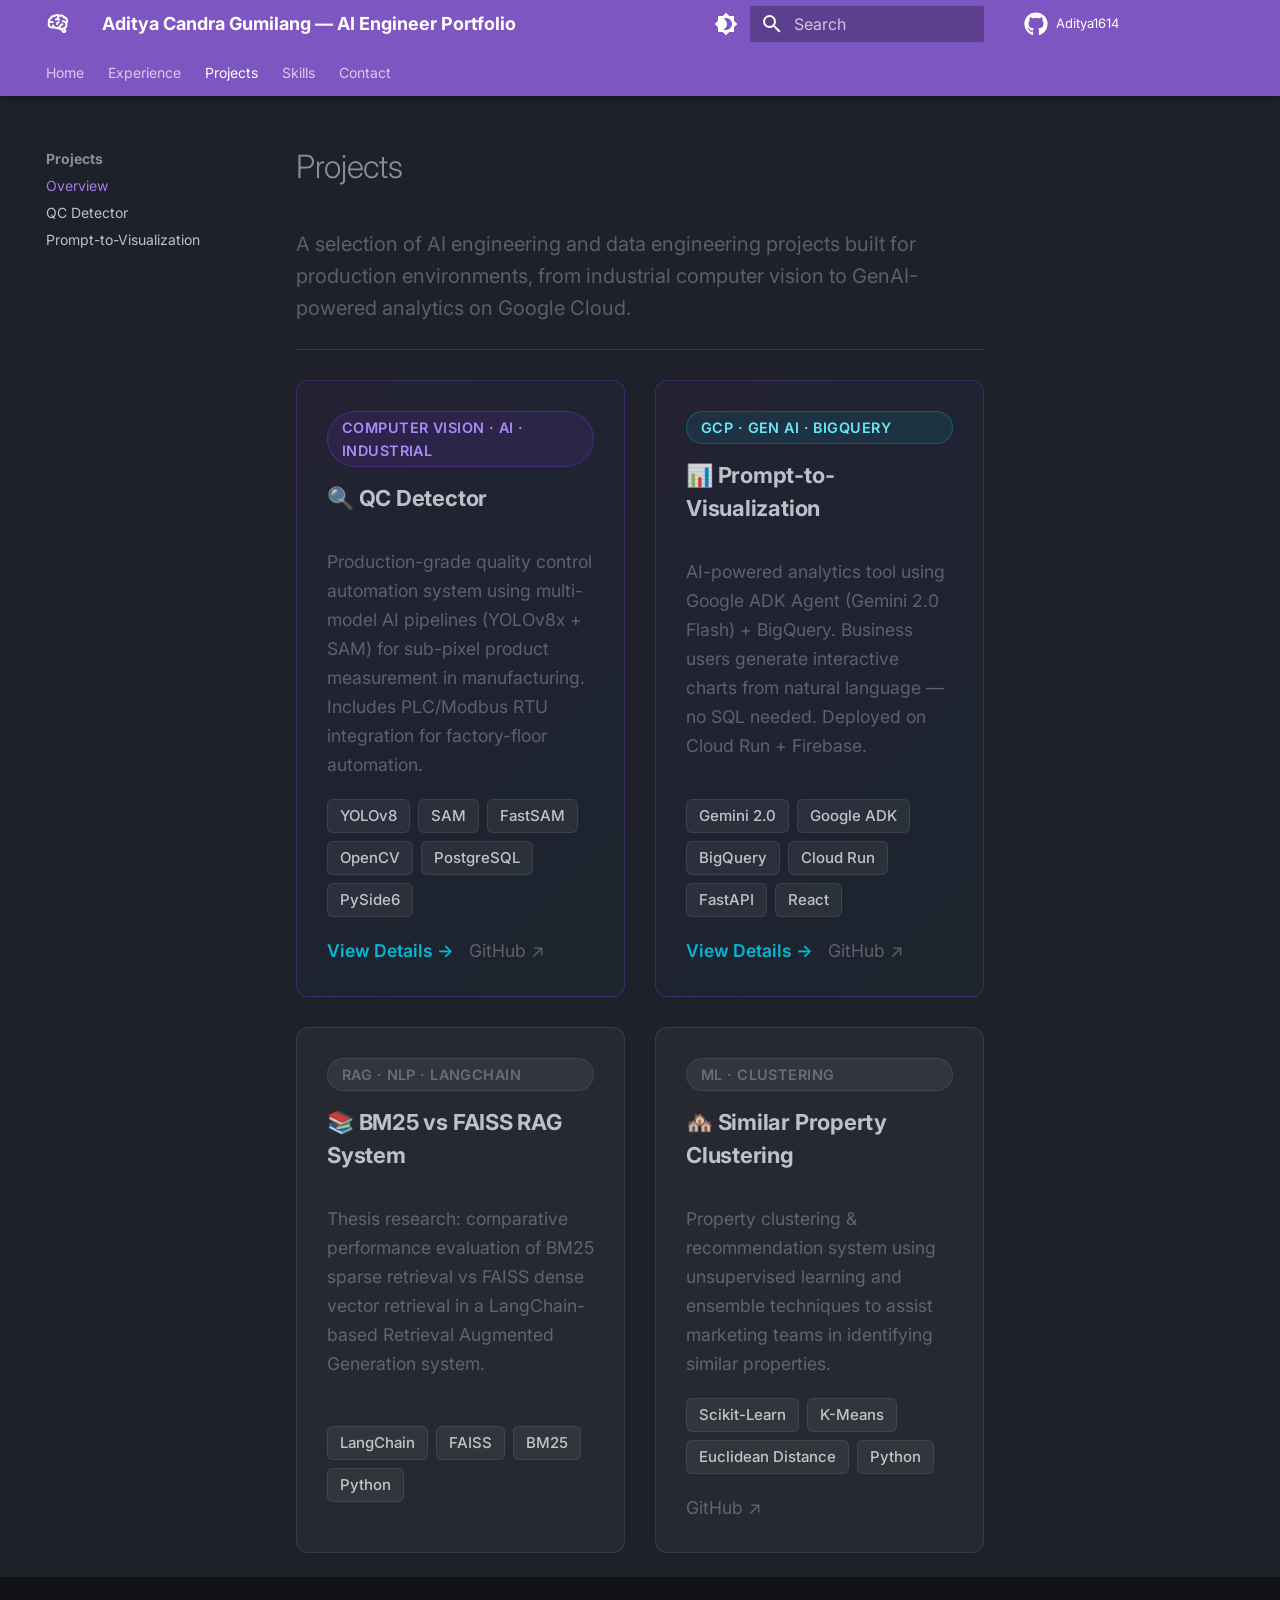
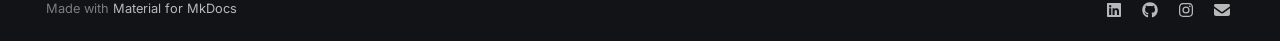
<file: projects/index.html>
<!doctype html>
<html lang="en" class="no-js">
  <head>
    
      <meta charset="utf-8">
      <meta name="viewport" content="width=device-width,initial-scale=1">
      
        <meta name="description" content="Data Engineer & AI Engineer specializing in GCP, computer vision, and AI-powered analytics systems.">
      
      
        <meta name="author" content="Aditya Candra Gumilang">
      
      
        <link rel="canonical" href="https://aditya1614.github.io/Aditya1614/projects/">
      
      
        <link rel="prev" href="../experience/">
      
      
        <link rel="next" href="qc-detector/">
      
      
        
      
      
      <link rel="icon" href="../assets/images/favicon.png">
      <meta name="generator" content="mkdocs-1.6.1, mkdocs-material-9.7.4">
    
    
      
        <title>Overview - Aditya Candra Gumilang — AI Engineer Portfolio</title>
      
    
    
      <link rel="stylesheet" href="../assets/stylesheets/main.484c7ddc.min.css">
      
        
        <link rel="stylesheet" href="../assets/stylesheets/palette.ab4e12ef.min.css">
      
      


    
    
      
    
    
      
        
        
        <link rel="preconnect" href="https://fonts.gstatic.com" crossorigin>
        <link rel="stylesheet" href="https://fonts.googleapis.com/css?family=Inter:300,300i,400,400i,700,700i%7CJetBrains+Mono:400,400i,700,700i&display=fallback">
        <style>:root{--md-text-font:"Inter";--md-code-font:"JetBrains Mono"}</style>
      
    
    
      <link rel="stylesheet" href="../stylesheets/extra.css">
    
    <script>__md_scope=new URL("..",location),__md_hash=e=>[...e].reduce(((e,_)=>(e<<5)-e+_.charCodeAt(0)),0),__md_get=(e,_=localStorage,t=__md_scope)=>JSON.parse(_.getItem(t.pathname+"."+e)),__md_set=(e,_,t=localStorage,a=__md_scope)=>{try{t.setItem(a.pathname+"."+e,JSON.stringify(_))}catch(e){}}</script>
    
      

    
    
  </head>
  
  
    
    
      
    
    
    
    
    <body dir="ltr" data-md-color-scheme="slate" data-md-color-primary="deep-purple" data-md-color-accent="cyan">
  
    
    <input class="md-toggle" data-md-toggle="drawer" type="checkbox" id="__drawer" autocomplete="off">
    <input class="md-toggle" data-md-toggle="search" type="checkbox" id="__search" autocomplete="off">
    <label class="md-overlay" for="__drawer"></label>
    <div data-md-component="skip">
      
        
        <a href="#projects" class="md-skip">
          Skip to content
        </a>
      
    </div>
    <div data-md-component="announce">
      
    </div>
    
    
      

  

<header class="md-header md-header--shadow md-header--lifted" data-md-component="header">
  <nav class="md-header__inner md-grid" aria-label="Header">
    <a href=".." title="Aditya Candra Gumilang — AI Engineer Portfolio" class="md-header__button md-logo" aria-label="Aditya Candra Gumilang — AI Engineer Portfolio" data-md-component="logo">
      
  
  <svg xmlns="http://www.w3.org/2000/svg" viewBox="0 0 24 24"><path d="M21.33 12.91c.09 1.55-.62 3.04-1.89 3.95l.77 1.49c.23.45.26.98.06 1.45-.19.47-.58.84-1.06 1l-.79.25a1.687 1.687 0 0 1-1.86-.55L14.44 18c-.89-.15-1.73-.53-2.44-1.1-.5.15-1 .23-1.5.23-.88 0-1.76-.27-2.5-.79-.53.16-1.07.23-1.62.22-.79.01-1.57-.15-2.3-.45a4.1 4.1 0 0 1-2.43-3.61c-.08-.72.04-1.45.35-2.11-.29-.75-.32-1.57-.07-2.33C2.3 7.11 3 6.32 3.87 5.82c.58-1.69 2.21-2.82 4-2.7 1.6-1.5 4.05-1.66 5.83-.37.42-.11.86-.17 1.3-.17 1.36-.03 2.65.57 3.5 1.64 2.04.53 3.5 2.35 3.58 4.47.05 1.11-.25 2.2-.86 3.13.07.36.11.72.11 1.09m-5-1.41c.57.07 1.02.5 1.02 1.07a1 1 0 0 1-1 1h-.63c-.32.9-.88 1.69-1.62 2.29.25.09.51.14.77.21 5.13-.07 4.53-3.2 4.53-3.25a2.59 2.59 0 0 0-2.69-2.49 1 1 0 0 1-1-1 1 1 0 0 1 1-1c1.23.03 2.41.49 3.33 1.3.05-.29.08-.59.08-.89-.06-1.24-.62-2.32-2.87-2.53-1.25-2.96-4.4-1.32-4.4-.4-.03.23.21.72.25.75a1 1 0 0 1 1 1c0 .55-.45 1-1 1-.53-.02-1.03-.22-1.43-.56-.48.31-1.03.5-1.6.56-.57.05-1.04-.35-1.07-.9a.97.97 0 0 1 .88-1.1c.16-.02.94-.14.94-.77 0-.66.25-1.29.68-1.79-.92-.25-1.91.08-2.91 1.29C6.75 5 6 5.25 5.45 7.2 4.5 7.67 4 8 3.78 9c1.08-.22 2.19-.13 3.22.25.5.19.78.75.59 1.29-.19.52-.77.78-1.29.59-.73-.32-1.55-.34-2.3-.06-.32.27-.32.83-.32 1.27 0 .74.37 1.43 1 1.83.53.27 1.12.41 1.71.4q-.225-.39-.39-.81a1.038 1.038 0 0 1 1.96-.68c.4 1.14 1.42 1.92 2.62 2.05 1.37-.07 2.59-.88 3.19-2.13.23-1.38 1.34-1.5 2.56-1.5m2 7.47-.62-1.3-.71.16 1 1.25zm-4.65-8.61a1 1 0 0 0-.91-1.03c-.71-.04-1.4.2-1.93.67-.57.58-.87 1.38-.84 2.19a1 1 0 0 0 1 1c.57 0 1-.45 1-1 0-.27.07-.54.23-.76.12-.1.27-.15.43-.15.55.03 1.02-.38 1.02-.92"/></svg>

    </a>
    <label class="md-header__button md-icon" for="__drawer">
      
      <svg xmlns="http://www.w3.org/2000/svg" viewBox="0 0 24 24"><path d="M3 6h18v2H3zm0 5h18v2H3zm0 5h18v2H3z"/></svg>
    </label>
    <div class="md-header__title" data-md-component="header-title">
      <div class="md-header__ellipsis">
        <div class="md-header__topic">
          <span class="md-ellipsis">
            Aditya Candra Gumilang — AI Engineer Portfolio
          </span>
        </div>
        <div class="md-header__topic" data-md-component="header-topic">
          <span class="md-ellipsis">
            
              Overview
            
          </span>
        </div>
      </div>
    </div>
    
      
        <form class="md-header__option" data-md-component="palette">
  
    
    
    
    <input class="md-option" data-md-color-media="" data-md-color-scheme="slate" data-md-color-primary="deep-purple" data-md-color-accent="cyan"  aria-label="Switch to light mode"  type="radio" name="__palette" id="__palette_0">
    
      <label class="md-header__button md-icon" title="Switch to light mode" for="__palette_1" hidden>
        <svg xmlns="http://www.w3.org/2000/svg" viewBox="0 0 24 24"><path d="M12 18c-.89 0-1.74-.2-2.5-.55C11.56 16.5 13 14.42 13 12s-1.44-4.5-3.5-5.45C10.26 6.2 11.11 6 12 6a6 6 0 0 1 6 6 6 6 0 0 1-6 6m8-9.31V4h-4.69L12 .69 8.69 4H4v4.69L.69 12 4 15.31V20h4.69L12 23.31 15.31 20H20v-4.69L23.31 12z"/></svg>
      </label>
    
  
    
    
    
    <input class="md-option" data-md-color-media="" data-md-color-scheme="default" data-md-color-primary="deep-purple" data-md-color-accent="cyan"  aria-label="Switch to dark mode"  type="radio" name="__palette" id="__palette_1">
    
      <label class="md-header__button md-icon" title="Switch to dark mode" for="__palette_0" hidden>
        <svg xmlns="http://www.w3.org/2000/svg" viewBox="0 0 24 24"><path d="M12 8a4 4 0 0 0-4 4 4 4 0 0 0 4 4 4 4 0 0 0 4-4 4 4 0 0 0-4-4m0 10a6 6 0 0 1-6-6 6 6 0 0 1 6-6 6 6 0 0 1 6 6 6 6 0 0 1-6 6m8-9.31V4h-4.69L12 .69 8.69 4H4v4.69L.69 12 4 15.31V20h4.69L12 23.31 15.31 20H20v-4.69L23.31 12z"/></svg>
      </label>
    
  
</form>
      
    
    
      <script>var palette=__md_get("__palette");if(palette&&palette.color){if("(prefers-color-scheme)"===palette.color.media){var media=matchMedia("(prefers-color-scheme: light)"),input=document.querySelector(media.matches?"[data-md-color-media='(prefers-color-scheme: light)']":"[data-md-color-media='(prefers-color-scheme: dark)']");palette.color.media=input.getAttribute("data-md-color-media"),palette.color.scheme=input.getAttribute("data-md-color-scheme"),palette.color.primary=input.getAttribute("data-md-color-primary"),palette.color.accent=input.getAttribute("data-md-color-accent")}for(var[key,value]of Object.entries(palette.color))document.body.setAttribute("data-md-color-"+key,value)}</script>
    
    
    
      
      
        <label class="md-header__button md-icon" for="__search">
          
          <svg xmlns="http://www.w3.org/2000/svg" viewBox="0 0 24 24"><path d="M9.5 3A6.5 6.5 0 0 1 16 9.5c0 1.61-.59 3.09-1.56 4.23l.27.27h.79l5 5-1.5 1.5-5-5v-.79l-.27-.27A6.52 6.52 0 0 1 9.5 16 6.5 6.5 0 0 1 3 9.5 6.5 6.5 0 0 1 9.5 3m0 2C7 5 5 7 5 9.5S7 14 9.5 14 14 12 14 9.5 12 5 9.5 5"/></svg>
        </label>
        <div class="md-search" data-md-component="search" role="dialog">
  <label class="md-search__overlay" for="__search"></label>
  <div class="md-search__inner" role="search">
    <form class="md-search__form" name="search">
      <input type="text" class="md-search__input" name="query" aria-label="Search" placeholder="Search" autocapitalize="off" autocorrect="off" autocomplete="off" spellcheck="false" data-md-component="search-query" required>
      <label class="md-search__icon md-icon" for="__search">
        
        <svg xmlns="http://www.w3.org/2000/svg" viewBox="0 0 24 24"><path d="M9.5 3A6.5 6.5 0 0 1 16 9.5c0 1.61-.59 3.09-1.56 4.23l.27.27h.79l5 5-1.5 1.5-5-5v-.79l-.27-.27A6.52 6.52 0 0 1 9.5 16 6.5 6.5 0 0 1 3 9.5 6.5 6.5 0 0 1 9.5 3m0 2C7 5 5 7 5 9.5S7 14 9.5 14 14 12 14 9.5 12 5 9.5 5"/></svg>
        
        <svg xmlns="http://www.w3.org/2000/svg" viewBox="0 0 24 24"><path d="M20 11v2H8l5.5 5.5-1.42 1.42L4.16 12l7.92-7.92L13.5 5.5 8 11z"/></svg>
      </label>
      <nav class="md-search__options" aria-label="Search">
        
          <a href="javascript:void(0)" class="md-search__icon md-icon" title="Share" aria-label="Share" data-clipboard data-clipboard-text="" data-md-component="search-share" tabindex="-1">
            
            <svg xmlns="http://www.w3.org/2000/svg" viewBox="0 0 24 24"><path d="M18 16.08c-.76 0-1.44.3-1.96.77L8.91 12.7c.05-.23.09-.46.09-.7s-.04-.47-.09-.7l7.05-4.11c.54.5 1.25.81 2.04.81a3 3 0 0 0 3-3 3 3 0 0 0-3-3 3 3 0 0 0-3 3c0 .24.04.47.09.7L8.04 9.81C7.5 9.31 6.79 9 6 9a3 3 0 0 0-3 3 3 3 0 0 0 3 3c.79 0 1.5-.31 2.04-.81l7.12 4.15c-.05.21-.08.43-.08.66 0 1.61 1.31 2.91 2.92 2.91s2.92-1.3 2.92-2.91A2.92 2.92 0 0 0 18 16.08"/></svg>
          </a>
        
        <button type="reset" class="md-search__icon md-icon" title="Clear" aria-label="Clear" tabindex="-1">
          
          <svg xmlns="http://www.w3.org/2000/svg" viewBox="0 0 24 24"><path d="M19 6.41 17.59 5 12 10.59 6.41 5 5 6.41 10.59 12 5 17.59 6.41 19 12 13.41 17.59 19 19 17.59 13.41 12z"/></svg>
        </button>
      </nav>
      
    </form>
    <div class="md-search__output">
      <div class="md-search__scrollwrap" tabindex="0" data-md-scrollfix>
        <div class="md-search-result" data-md-component="search-result">
          <div class="md-search-result__meta">
            Initializing search
          </div>
          <ol class="md-search-result__list" role="presentation"></ol>
        </div>
      </div>
    </div>
  </div>
</div>
      
    
    
      <div class="md-header__source">
        <a href="https://github.com/Aditya1614" title="Go to repository" class="md-source" data-md-component="source">
  <div class="md-source__icon md-icon">
    
    <svg xmlns="http://www.w3.org/2000/svg" viewBox="0 0 512 512"><!--! Font Awesome Free 7.1.0 by @fontawesome - https://fontawesome.com License - https://fontawesome.com/license/free (Icons: CC BY 4.0, Fonts: SIL OFL 1.1, Code: MIT License) Copyright 2025 Fonticons, Inc.--><path d="M173.9 397.4c0 2-2.3 3.6-5.2 3.6-3.3.3-5.6-1.3-5.6-3.6 0-2 2.3-3.6 5.2-3.6 3-.3 5.6 1.3 5.6 3.6m-31.1-4.5c-.7 2 1.3 4.3 4.3 4.9 2.6 1 5.6 0 6.2-2s-1.3-4.3-4.3-5.2c-2.6-.7-5.5.3-6.2 2.3m44.2-1.7c-2.9.7-4.9 2.6-4.6 4.9.3 2 2.9 3.3 5.9 2.6 2.9-.7 4.9-2.6 4.6-4.6-.3-1.9-3-3.2-5.9-2.9M252.8 8C114.1 8 8 113.3 8 252c0 110.9 69.8 205.8 169.5 239.2 12.8 2.3 17.3-5.6 17.3-12.1 0-6.2-.3-40.4-.3-61.4 0 0-70 15-84.7-29.8 0 0-11.4-29.1-27.8-36.6 0 0-22.9-15.7 1.6-15.4 0 0 24.9 2 38.6 25.8 21.9 38.6 58.6 27.5 72.9 20.9 2.3-16 8.8-27.1 16-33.7-55.9-6.2-112.3-14.3-112.3-110.5 0-27.5 7.6-41.3 23.6-58.9-2.6-6.5-11.1-33.3 2.6-67.9 20.9-6.5 69 27 69 27 20-5.6 41.5-8.5 62.8-8.5s42.8 2.9 62.8 8.5c0 0 48.1-33.6 69-27 13.7 34.7 5.2 61.4 2.6 67.9 16 17.7 25.8 31.5 25.8 58.9 0 96.5-58.9 104.2-114.8 110.5 9.2 7.9 17 22.9 17 46.4 0 33.7-.3 75.4-.3 83.6 0 6.5 4.6 14.4 17.3 12.1C436.2 457.8 504 362.9 504 252 504 113.3 391.5 8 252.8 8M105.2 352.9c-1.3 1-1 3.3.7 5.2 1.6 1.6 3.9 2.3 5.2 1 1.3-1 1-3.3-.7-5.2-1.6-1.6-3.9-2.3-5.2-1m-10.8-8.1c-.7 1.3.3 2.9 2.3 3.9 1.6 1 3.6.7 4.3-.7.7-1.3-.3-2.9-2.3-3.9-2-.6-3.6-.3-4.3.7m32.4 35.6c-1.6 1.3-1 4.3 1.3 6.2 2.3 2.3 5.2 2.6 6.5 1 1.3-1.3.7-4.3-1.3-6.2-2.2-2.3-5.2-2.6-6.5-1m-11.4-14.7c-1.6 1-1.6 3.6 0 5.9s4.3 3.3 5.6 2.3c1.6-1.3 1.6-3.9 0-6.2-1.4-2.3-4-3.3-5.6-2"/></svg>
  </div>
  <div class="md-source__repository">
    Aditya1614
  </div>
</a>
      </div>
    
  </nav>
  
    
      
<nav class="md-tabs" aria-label="Tabs" data-md-component="tabs">
  <div class="md-grid">
    <ul class="md-tabs__list">
      
        
  
  
  
  
    <li class="md-tabs__item">
      <a href=".." class="md-tabs__link">
        
  
  
    
  
  Home

      </a>
    </li>
  

      
        
  
  
  
  
    <li class="md-tabs__item">
      <a href="../experience/" class="md-tabs__link">
        
  
  
    
  
  Experience

      </a>
    </li>
  

      
        
  
  
  
    
  
  
    
    
      <li class="md-tabs__item md-tabs__item--active">
        <a href="./" class="md-tabs__link">
          
  
  
  Projects

        </a>
      </li>
    
  

      
        
  
  
  
  
    <li class="md-tabs__item">
      <a href="../skills/" class="md-tabs__link">
        
  
  
    
  
  Skills

      </a>
    </li>
  

      
        
  
  
  
  
    <li class="md-tabs__item">
      <a href="../contact/" class="md-tabs__link">
        
  
  
    
  
  Contact

      </a>
    </li>
  

      
    </ul>
  </div>
</nav>
    
  
</header>
    
    <div class="md-container" data-md-component="container">
      
      
        
      
      <main class="md-main" data-md-component="main">
        <div class="md-main__inner md-grid">
          
            
              
              <div class="md-sidebar md-sidebar--primary" data-md-component="sidebar" data-md-type="navigation" >
                <div class="md-sidebar__scrollwrap">
                  <div class="md-sidebar__inner">
                    


  


<nav class="md-nav md-nav--primary md-nav--lifted" aria-label="Navigation" data-md-level="0">
  <label class="md-nav__title" for="__drawer">
    <a href=".." title="Aditya Candra Gumilang — AI Engineer Portfolio" class="md-nav__button md-logo" aria-label="Aditya Candra Gumilang — AI Engineer Portfolio" data-md-component="logo">
      
  
  <svg xmlns="http://www.w3.org/2000/svg" viewBox="0 0 24 24"><path d="M21.33 12.91c.09 1.55-.62 3.04-1.89 3.95l.77 1.49c.23.45.26.98.06 1.45-.19.47-.58.84-1.06 1l-.79.25a1.687 1.687 0 0 1-1.86-.55L14.44 18c-.89-.15-1.73-.53-2.44-1.1-.5.15-1 .23-1.5.23-.88 0-1.76-.27-2.5-.79-.53.16-1.07.23-1.62.22-.79.01-1.57-.15-2.3-.45a4.1 4.1 0 0 1-2.43-3.61c-.08-.72.04-1.45.35-2.11-.29-.75-.32-1.57-.07-2.33C2.3 7.11 3 6.32 3.87 5.82c.58-1.69 2.21-2.82 4-2.7 1.6-1.5 4.05-1.66 5.83-.37.42-.11.86-.17 1.3-.17 1.36-.03 2.65.57 3.5 1.64 2.04.53 3.5 2.35 3.58 4.47.05 1.11-.25 2.2-.86 3.13.07.36.11.72.11 1.09m-5-1.41c.57.07 1.02.5 1.02 1.07a1 1 0 0 1-1 1h-.63c-.32.9-.88 1.69-1.62 2.29.25.09.51.14.77.21 5.13-.07 4.53-3.2 4.53-3.25a2.59 2.59 0 0 0-2.69-2.49 1 1 0 0 1-1-1 1 1 0 0 1 1-1c1.23.03 2.41.49 3.33 1.3.05-.29.08-.59.08-.89-.06-1.24-.62-2.32-2.87-2.53-1.25-2.96-4.4-1.32-4.4-.4-.03.23.21.72.25.75a1 1 0 0 1 1 1c0 .55-.45 1-1 1-.53-.02-1.03-.22-1.43-.56-.48.31-1.03.5-1.6.56-.57.05-1.04-.35-1.07-.9a.97.97 0 0 1 .88-1.1c.16-.02.94-.14.94-.77 0-.66.25-1.29.68-1.79-.92-.25-1.91.08-2.91 1.29C6.75 5 6 5.25 5.45 7.2 4.5 7.67 4 8 3.78 9c1.08-.22 2.19-.13 3.22.25.5.19.78.75.59 1.29-.19.52-.77.78-1.29.59-.73-.32-1.55-.34-2.3-.06-.32.27-.32.83-.32 1.27 0 .74.37 1.43 1 1.83.53.27 1.12.41 1.71.4q-.225-.39-.39-.81a1.038 1.038 0 0 1 1.96-.68c.4 1.14 1.42 1.92 2.62 2.05 1.37-.07 2.59-.88 3.19-2.13.23-1.38 1.34-1.5 2.56-1.5m2 7.47-.62-1.3-.71.16 1 1.25zm-4.65-8.61a1 1 0 0 0-.91-1.03c-.71-.04-1.4.2-1.93.67-.57.58-.87 1.38-.84 2.19a1 1 0 0 0 1 1c.57 0 1-.45 1-1 0-.27.07-.54.23-.76.12-.1.27-.15.43-.15.55.03 1.02-.38 1.02-.92"/></svg>

    </a>
    Aditya Candra Gumilang — AI Engineer Portfolio
  </label>
  
    <div class="md-nav__source">
      <a href="https://github.com/Aditya1614" title="Go to repository" class="md-source" data-md-component="source">
  <div class="md-source__icon md-icon">
    
    <svg xmlns="http://www.w3.org/2000/svg" viewBox="0 0 512 512"><!--! Font Awesome Free 7.1.0 by @fontawesome - https://fontawesome.com License - https://fontawesome.com/license/free (Icons: CC BY 4.0, Fonts: SIL OFL 1.1, Code: MIT License) Copyright 2025 Fonticons, Inc.--><path d="M173.9 397.4c0 2-2.3 3.6-5.2 3.6-3.3.3-5.6-1.3-5.6-3.6 0-2 2.3-3.6 5.2-3.6 3-.3 5.6 1.3 5.6 3.6m-31.1-4.5c-.7 2 1.3 4.3 4.3 4.9 2.6 1 5.6 0 6.2-2s-1.3-4.3-4.3-5.2c-2.6-.7-5.5.3-6.2 2.3m44.2-1.7c-2.9.7-4.9 2.6-4.6 4.9.3 2 2.9 3.3 5.9 2.6 2.9-.7 4.9-2.6 4.6-4.6-.3-1.9-3-3.2-5.9-2.9M252.8 8C114.1 8 8 113.3 8 252c0 110.9 69.8 205.8 169.5 239.2 12.8 2.3 17.3-5.6 17.3-12.1 0-6.2-.3-40.4-.3-61.4 0 0-70 15-84.7-29.8 0 0-11.4-29.1-27.8-36.6 0 0-22.9-15.7 1.6-15.4 0 0 24.9 2 38.6 25.8 21.9 38.6 58.6 27.5 72.9 20.9 2.3-16 8.8-27.1 16-33.7-55.9-6.2-112.3-14.3-112.3-110.5 0-27.5 7.6-41.3 23.6-58.9-2.6-6.5-11.1-33.3 2.6-67.9 20.9-6.5 69 27 69 27 20-5.6 41.5-8.5 62.8-8.5s42.8 2.9 62.8 8.5c0 0 48.1-33.6 69-27 13.7 34.7 5.2 61.4 2.6 67.9 16 17.7 25.8 31.5 25.8 58.9 0 96.5-58.9 104.2-114.8 110.5 9.2 7.9 17 22.9 17 46.4 0 33.7-.3 75.4-.3 83.6 0 6.5 4.6 14.4 17.3 12.1C436.2 457.8 504 362.9 504 252 504 113.3 391.5 8 252.8 8M105.2 352.9c-1.3 1-1 3.3.7 5.2 1.6 1.6 3.9 2.3 5.2 1 1.3-1 1-3.3-.7-5.2-1.6-1.6-3.9-2.3-5.2-1m-10.8-8.1c-.7 1.3.3 2.9 2.3 3.9 1.6 1 3.6.7 4.3-.7.7-1.3-.3-2.9-2.3-3.9-2-.6-3.6-.3-4.3.7m32.4 35.6c-1.6 1.3-1 4.3 1.3 6.2 2.3 2.3 5.2 2.6 6.5 1 1.3-1.3.7-4.3-1.3-6.2-2.2-2.3-5.2-2.6-6.5-1m-11.4-14.7c-1.6 1-1.6 3.6 0 5.9s4.3 3.3 5.6 2.3c1.6-1.3 1.6-3.9 0-6.2-1.4-2.3-4-3.3-5.6-2"/></svg>
  </div>
  <div class="md-source__repository">
    Aditya1614
  </div>
</a>
    </div>
  
  <ul class="md-nav__list" data-md-scrollfix>
    
      
      
  
  
  
  
    <li class="md-nav__item">
      <a href=".." class="md-nav__link">
        
  
  
  <span class="md-ellipsis">
    
  
    Home
  

    
  </span>
  
  

      </a>
    </li>
  

    
      
      
  
  
  
  
    <li class="md-nav__item">
      <a href="../experience/" class="md-nav__link">
        
  
  
  <span class="md-ellipsis">
    
  
    Experience
  

    
  </span>
  
  

      </a>
    </li>
  

    
      
      
  
  
    
  
  
  
    
    
    
    
      
        
        
      
      
        
      
    
    
    <li class="md-nav__item md-nav__item--active md-nav__item--section md-nav__item--nested">
      
        
        
        <input class="md-nav__toggle md-toggle " type="checkbox" id="__nav_3" checked>
        
          
          <label class="md-nav__link" for="__nav_3" id="__nav_3_label" tabindex="">
            
  
  
  <span class="md-ellipsis">
    
  
    Projects
  

    
  </span>
  
  

            <span class="md-nav__icon md-icon"></span>
          </label>
        
        <nav class="md-nav" data-md-level="1" aria-labelledby="__nav_3_label" aria-expanded="true">
          <label class="md-nav__title" for="__nav_3">
            <span class="md-nav__icon md-icon"></span>
            
  
    Projects
  

          </label>
          <ul class="md-nav__list" data-md-scrollfix>
            
              
                
  
  
    
  
  
  
    <li class="md-nav__item md-nav__item--active">
      
      <input class="md-nav__toggle md-toggle" type="checkbox" id="__toc">
      
      
        
      
      
      <a href="./" class="md-nav__link md-nav__link--active">
        
  
  
  <span class="md-ellipsis">
    
  
    Overview
  

    
  </span>
  
  

      </a>
      
    </li>
  

              
            
              
                
  
  
  
  
    <li class="md-nav__item">
      <a href="qc-detector/" class="md-nav__link">
        
  
  
  <span class="md-ellipsis">
    
  
    QC Detector
  

    
  </span>
  
  

      </a>
    </li>
  

              
            
              
                
  
  
  
  
    <li class="md-nav__item">
      <a href="prompt-to-viz/" class="md-nav__link">
        
  
  
  <span class="md-ellipsis">
    
  
    Prompt-to-Visualization
  

    
  </span>
  
  

      </a>
    </li>
  

              
            
          </ul>
        </nav>
      
    </li>
  

    
      
      
  
  
  
  
    <li class="md-nav__item">
      <a href="../skills/" class="md-nav__link">
        
  
  
  <span class="md-ellipsis">
    
  
    Skills
  

    
  </span>
  
  

      </a>
    </li>
  

    
      
      
  
  
  
  
    <li class="md-nav__item">
      <a href="../contact/" class="md-nav__link">
        
  
  
  <span class="md-ellipsis">
    
  
    Contact
  

    
  </span>
  
  

      </a>
    </li>
  

    
  </ul>
</nav>
                  </div>
                </div>
              </div>
            
            
              
              <div class="md-sidebar md-sidebar--secondary" data-md-component="sidebar" data-md-type="toc" >
                <div class="md-sidebar__scrollwrap">
                  <div class="md-sidebar__inner">
                    

<nav class="md-nav md-nav--secondary" aria-label="Table of contents">
  
  
  
    
  
  
</nav>
                  </div>
                </div>
              </div>
            
          
          
            <div class="md-content" data-md-component="content">
              
              <article class="md-content__inner md-typeset">
                
                  


  
  


<h1 id="projects">Projects</h1>
<div class="projects-overview">
  <p>A selection of AI engineering and data engineering projects built for production environments, from industrial computer vision to GenAI-powered analytics on Google Cloud.</p>
</div>

<hr />
<div class="project-grid">
  <div class="project-card featured">
    <div class="project-badge ai-badge">Computer Vision · AI · Industrial</div>
    <h3>🔍 QC Detector</h3>
    <p>Production-grade quality control automation system using multi-model AI pipelines (YOLOv8x + SAM) for sub-pixel product measurement in manufacturing. Includes PLC/Modbus RTU integration for factory-floor automation.</p>
    <div class="tech-tags">
      <span>YOLOv8</span><span>SAM</span><span>FastSAM</span><span>OpenCV</span><span>PostgreSQL</span><span>PySide6</span>
    </div>
    <div class="project-card-footer">
      <a href="qc-detector/" class="card-link">View Details →</a>
      <a href="https://github.com/Aditya1614/QC-Detector" target="_blank" class="card-link-ghost">GitHub ↗</a>
    </div>
  </div>

  <div class="project-card featured">
    <div class="project-badge gcp-badge">GCP · Gen AI · BigQuery</div>
    <h3>📊 Prompt-to-Visualization</h3>
    <p>AI-powered analytics tool using Google ADK Agent (Gemini 2.0 Flash) + BigQuery. Business users generate interactive charts from natural language — no SQL needed. Deployed on Cloud Run + Firebase.</p>
    <div class="tech-tags">
      <span>Gemini 2.0</span><span>Google ADK</span><span>BigQuery</span><span>Cloud Run</span><span>FastAPI</span><span>React</span>
    </div>
    <div class="project-card-footer">
      <a href="prompt-to-viz/" class="card-link">View Details →</a>
      <a href="https://github.com/Aditya1614/Prompt-to-Visualization" target="_blank" class="card-link-ghost">GitHub ↗</a>
    </div>
  </div>

  <div class="project-card">
    <div class="project-badge">RAG · NLP · LangChain</div>
    <h3>📚 BM25 vs FAISS RAG System</h3>
    <p>Thesis research: comparative performance evaluation of BM25 sparse retrieval vs FAISS dense vector retrieval in a LangChain-based Retrieval Augmented Generation system.</p>
    <div class="tech-tags">
      <span>LangChain</span><span>FAISS</span><span>BM25</span><span>Python</span>
    </div>
  </div>

  <div class="project-card">
    <div class="project-badge">ML · Clustering</div>
    <h3>🏘️ Similar Property Clustering</h3>
    <p>Property clustering & recommendation system using unsupervised learning and ensemble techniques to assist marketing teams in identifying similar properties.</p>
    <div class="tech-tags">
      <span>Scikit-Learn</span><span>K-Means</span><span>Euclidean Distance</span><span>Python</span>
    </div>
    <a href="https://github.com/Aditya1614" target="_blank" class="card-link-ghost">GitHub ↗</a>
  </div>
</div>












                
              </article>
            </div>
          
          
  <script>var tabs=__md_get("__tabs");if(Array.isArray(tabs))e:for(var set of document.querySelectorAll(".tabbed-set")){var labels=set.querySelector(".tabbed-labels");for(var tab of tabs)for(var label of labels.getElementsByTagName("label"))if(label.innerText.trim()===tab){var input=document.getElementById(label.htmlFor);input.checked=!0;continue e}}</script>

<script>var target=document.getElementById(location.hash.slice(1));target&&target.name&&(target.checked=target.name.startsWith("__tabbed_"))</script>
        </div>
        
          <button type="button" class="md-top md-icon" data-md-component="top" hidden>
  
  <svg xmlns="http://www.w3.org/2000/svg" viewBox="0 0 24 24"><path d="M13 20h-2V8l-5.5 5.5-1.42-1.42L12 4.16l7.92 7.92-1.42 1.42L13 8z"/></svg>
  Back to top
</button>
        
      </main>
      
        <footer class="md-footer">
  
  <div class="md-footer-meta md-typeset">
    <div class="md-footer-meta__inner md-grid">
      <div class="md-copyright">
  
  
    Made with
    <a href="https://squidfunk.github.io/mkdocs-material/" target="_blank" rel="noopener">
      Material for MkDocs
    </a>
  
</div>
      
        
<div class="md-social">
  
    
    
    
    
    <a href="https://www.linkedin.com/in/adityacg" target="_blank" rel="noopener" title="LinkedIn" class="md-social__link">
      <svg xmlns="http://www.w3.org/2000/svg" viewBox="0 0 448 512"><!--! Font Awesome Free 7.1.0 by @fontawesome - https://fontawesome.com License - https://fontawesome.com/license/free (Icons: CC BY 4.0, Fonts: SIL OFL 1.1, Code: MIT License) Copyright 2025 Fonticons, Inc.--><path d="M416 32H31.9C14.3 32 0 46.5 0 64.3v383.4C0 465.5 14.3 480 31.9 480H416c17.6 0 32-14.5 32-32.3V64.3c0-17.8-14.4-32.3-32-32.3M135.4 416H69V202.2h66.5V416zM102.2 96a38.5 38.5 0 1 1 0 77 38.5 38.5 0 1 1 0-77m282.1 320h-66.4V312c0-24.8-.5-56.7-34.5-56.7-34.6 0-39.9 27-39.9 54.9V416h-66.4V202.2h63.7v29.2h.9c8.9-16.8 30.6-34.5 62.9-34.5 67.2 0 79.7 44.3 79.7 101.9z"/></svg>
    </a>
  
    
    
    
    
    <a href="https://github.com/Aditya1614" target="_blank" rel="noopener" title="GitHub" class="md-social__link">
      <svg xmlns="http://www.w3.org/2000/svg" viewBox="0 0 512 512"><!--! Font Awesome Free 7.1.0 by @fontawesome - https://fontawesome.com License - https://fontawesome.com/license/free (Icons: CC BY 4.0, Fonts: SIL OFL 1.1, Code: MIT License) Copyright 2025 Fonticons, Inc.--><path d="M173.9 397.4c0 2-2.3 3.6-5.2 3.6-3.3.3-5.6-1.3-5.6-3.6 0-2 2.3-3.6 5.2-3.6 3-.3 5.6 1.3 5.6 3.6m-31.1-4.5c-.7 2 1.3 4.3 4.3 4.9 2.6 1 5.6 0 6.2-2s-1.3-4.3-4.3-5.2c-2.6-.7-5.5.3-6.2 2.3m44.2-1.7c-2.9.7-4.9 2.6-4.6 4.9.3 2 2.9 3.3 5.9 2.6 2.9-.7 4.9-2.6 4.6-4.6-.3-1.9-3-3.2-5.9-2.9M252.8 8C114.1 8 8 113.3 8 252c0 110.9 69.8 205.8 169.5 239.2 12.8 2.3 17.3-5.6 17.3-12.1 0-6.2-.3-40.4-.3-61.4 0 0-70 15-84.7-29.8 0 0-11.4-29.1-27.8-36.6 0 0-22.9-15.7 1.6-15.4 0 0 24.9 2 38.6 25.8 21.9 38.6 58.6 27.5 72.9 20.9 2.3-16 8.8-27.1 16-33.7-55.9-6.2-112.3-14.3-112.3-110.5 0-27.5 7.6-41.3 23.6-58.9-2.6-6.5-11.1-33.3 2.6-67.9 20.9-6.5 69 27 69 27 20-5.6 41.5-8.5 62.8-8.5s42.8 2.9 62.8 8.5c0 0 48.1-33.6 69-27 13.7 34.7 5.2 61.4 2.6 67.9 16 17.7 25.8 31.5 25.8 58.9 0 96.5-58.9 104.2-114.8 110.5 9.2 7.9 17 22.9 17 46.4 0 33.7-.3 75.4-.3 83.6 0 6.5 4.6 14.4 17.3 12.1C436.2 457.8 504 362.9 504 252 504 113.3 391.5 8 252.8 8M105.2 352.9c-1.3 1-1 3.3.7 5.2 1.6 1.6 3.9 2.3 5.2 1 1.3-1 1-3.3-.7-5.2-1.6-1.6-3.9-2.3-5.2-1m-10.8-8.1c-.7 1.3.3 2.9 2.3 3.9 1.6 1 3.6.7 4.3-.7.7-1.3-.3-2.9-2.3-3.9-2-.6-3.6-.3-4.3.7m32.4 35.6c-1.6 1.3-1 4.3 1.3 6.2 2.3 2.3 5.2 2.6 6.5 1 1.3-1.3.7-4.3-1.3-6.2-2.2-2.3-5.2-2.6-6.5-1m-11.4-14.7c-1.6 1-1.6 3.6 0 5.9s4.3 3.3 5.6 2.3c1.6-1.3 1.6-3.9 0-6.2-1.4-2.3-4-3.3-5.6-2"/></svg>
    </a>
  
    
    
    
    
    <a href="https://instagram.com/aditya_candra_gumilang" target="_blank" rel="noopener" title="Instagram" class="md-social__link">
      <svg xmlns="http://www.w3.org/2000/svg" viewBox="0 0 448 512"><!--! Font Awesome Free 7.1.0 by @fontawesome - https://fontawesome.com License - https://fontawesome.com/license/free (Icons: CC BY 4.0, Fonts: SIL OFL 1.1, Code: MIT License) Copyright 2025 Fonticons, Inc.--><path d="M224.3 141a115 115 0 1 0-.6 230 115 115 0 1 0 .6-230m-.6 40.4a74.6 74.6 0 1 1 .6 149.2 74.6 74.6 0 1 1-.6-149.2m93.4-45.1a26.8 26.8 0 1 1 53.6 0 26.8 26.8 0 1 1-53.6 0m129.7 27.2c-1.7-35.9-9.9-67.7-36.2-93.9-26.2-26.2-58-34.4-93.9-36.2-37-2.1-147.9-2.1-184.9 0-35.8 1.7-67.6 9.9-93.9 36.1s-34.4 58-36.2 93.9c-2.1 37-2.1 147.9 0 184.9 1.7 35.9 9.9 67.7 36.2 93.9s58 34.4 93.9 36.2c37 2.1 147.9 2.1 184.9 0 35.9-1.7 67.7-9.9 93.9-36.2 26.2-26.2 34.4-58 36.2-93.9 2.1-37 2.1-147.8 0-184.8M399 388c-7.8 19.6-22.9 34.7-42.6 42.6-29.5 11.7-99.5 9-132.1 9s-102.7 2.6-132.1-9c-19.6-7.8-34.7-22.9-42.6-42.6-11.7-29.5-9-99.5-9-132.1s-2.6-102.7 9-132.1c7.8-19.6 22.9-34.7 42.6-42.6 29.5-11.7 99.5-9 132.1-9s102.7-2.6 132.1 9c19.6 7.8 34.7 22.9 42.6 42.6 11.7 29.5 9 99.5 9 132.1s2.7 102.7-9 132.1"/></svg>
    </a>
  
    
    
    
    
    <a href="mailto:adityacandragum@gmail.com" target="_blank" rel="noopener" title="Email" class="md-social__link">
      <svg xmlns="http://www.w3.org/2000/svg" viewBox="0 0 512 512"><!--! Font Awesome Free 7.1.0 by @fontawesome - https://fontawesome.com License - https://fontawesome.com/license/free (Icons: CC BY 4.0, Fonts: SIL OFL 1.1, Code: MIT License) Copyright 2025 Fonticons, Inc.--><path d="M48 64C21.5 64 0 85.5 0 112c0 15.1 7.1 29.3 19.2 38.4l208 156a48 48 0 0 0 57.6 0l208-156c12.1-9.1 19.2-23.3 19.2-38.4 0-26.5-21.5-48-48-48zM0 196v188c0 35.3 28.7 64 64 64h384c35.3 0 64-28.7 64-64V196L313.6 344.8c-34.1 25.6-81.1 25.6-115.2 0z"/></svg>
    </a>
  
</div>
      
    </div>
  </div>
</footer>
      
    </div>
    <div class="md-dialog" data-md-component="dialog">
      <div class="md-dialog__inner md-typeset"></div>
    </div>
    
    
    
      
      
      <script id="__config" type="application/json">{"annotate": null, "base": "..", "features": ["navigation.tabs", "navigation.tabs.sticky", "navigation.sections", "navigation.expand", "navigation.top", "search.highlight", "search.share", "content.code.copy", "content.tabs.link", "header.autohide", "toc.follow"], "search": "../assets/javascripts/workers/search.2c215733.min.js", "tags": null, "translations": {"clipboard.copied": "Copied to clipboard", "clipboard.copy": "Copy to clipboard", "search.result.more.one": "1 more on this page", "search.result.more.other": "# more on this page", "search.result.none": "No matching documents", "search.result.one": "1 matching document", "search.result.other": "# matching documents", "search.result.placeholder": "Type to start searching", "search.result.term.missing": "Missing", "select.version": "Select version"}, "version": null}</script>
    
    
      <script src="../assets/javascripts/bundle.79ae519e.min.js"></script>
      
    
  </body>
</html>
</file>
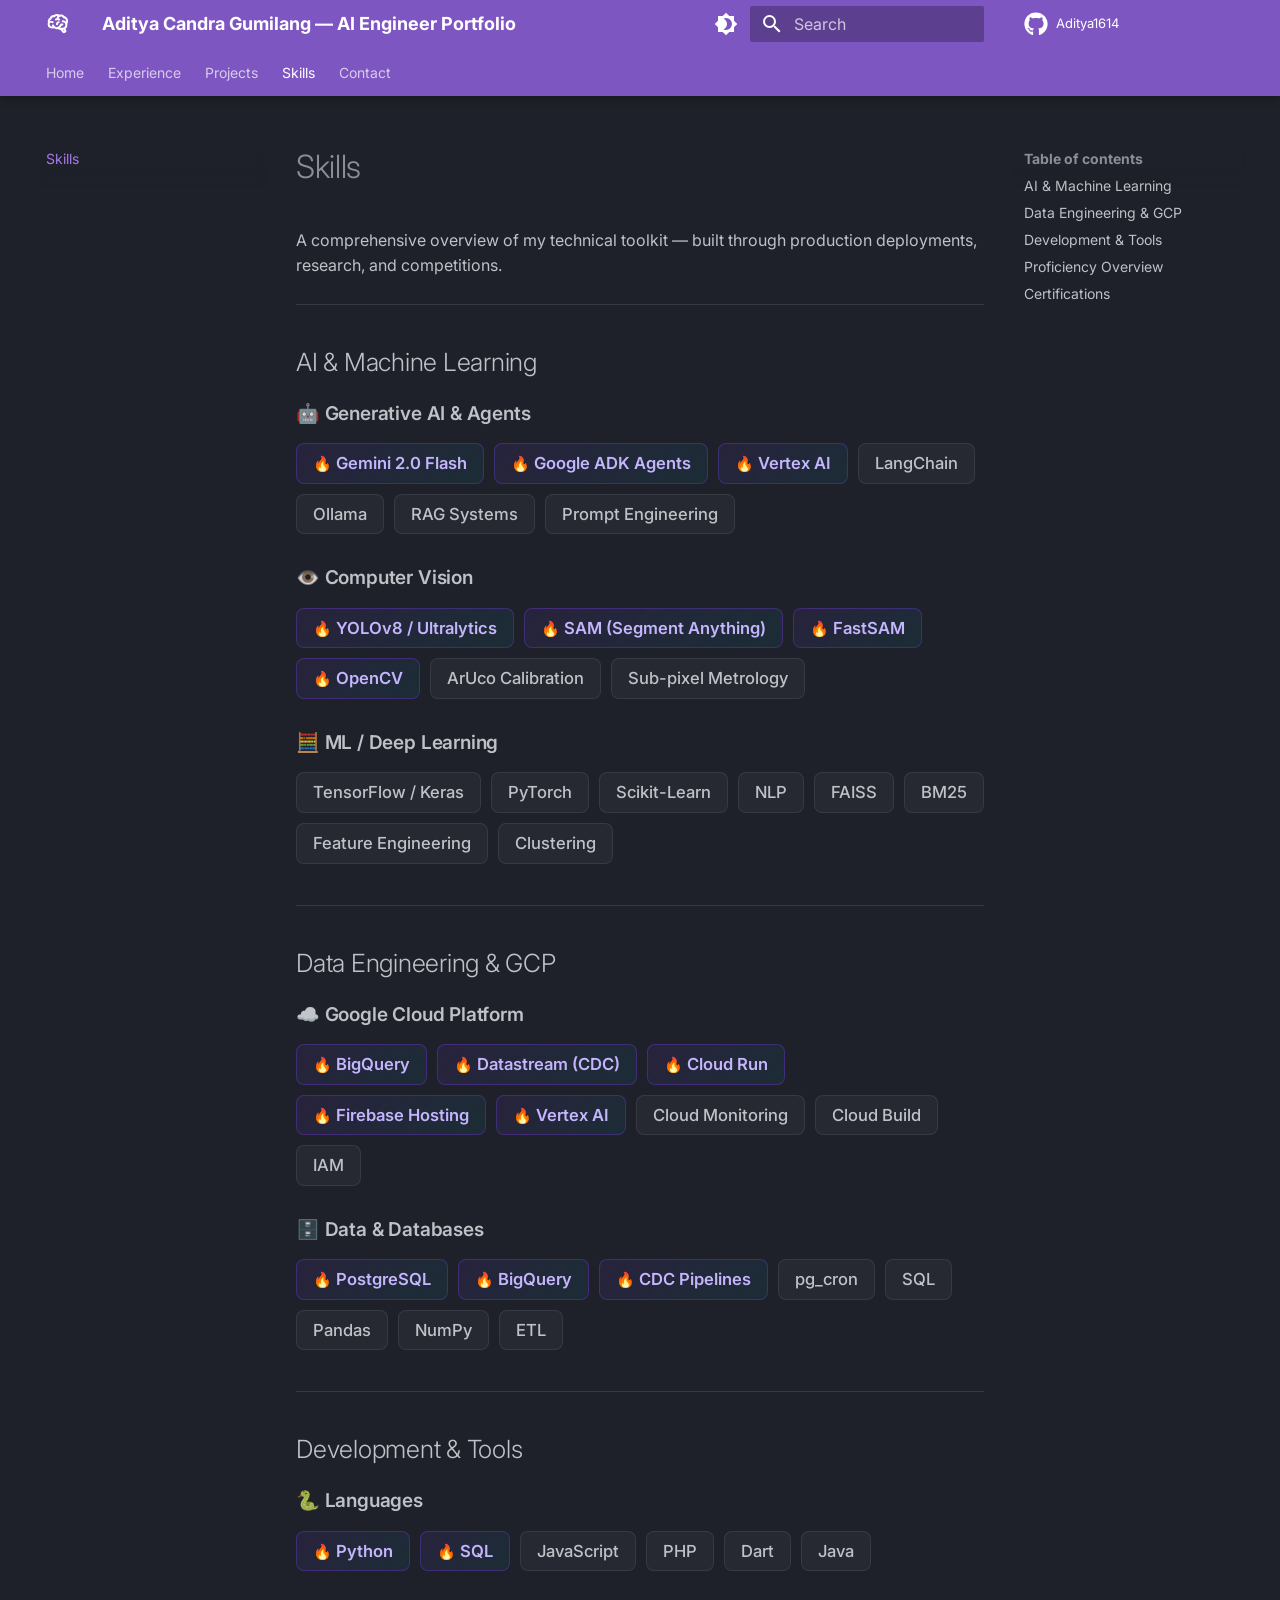
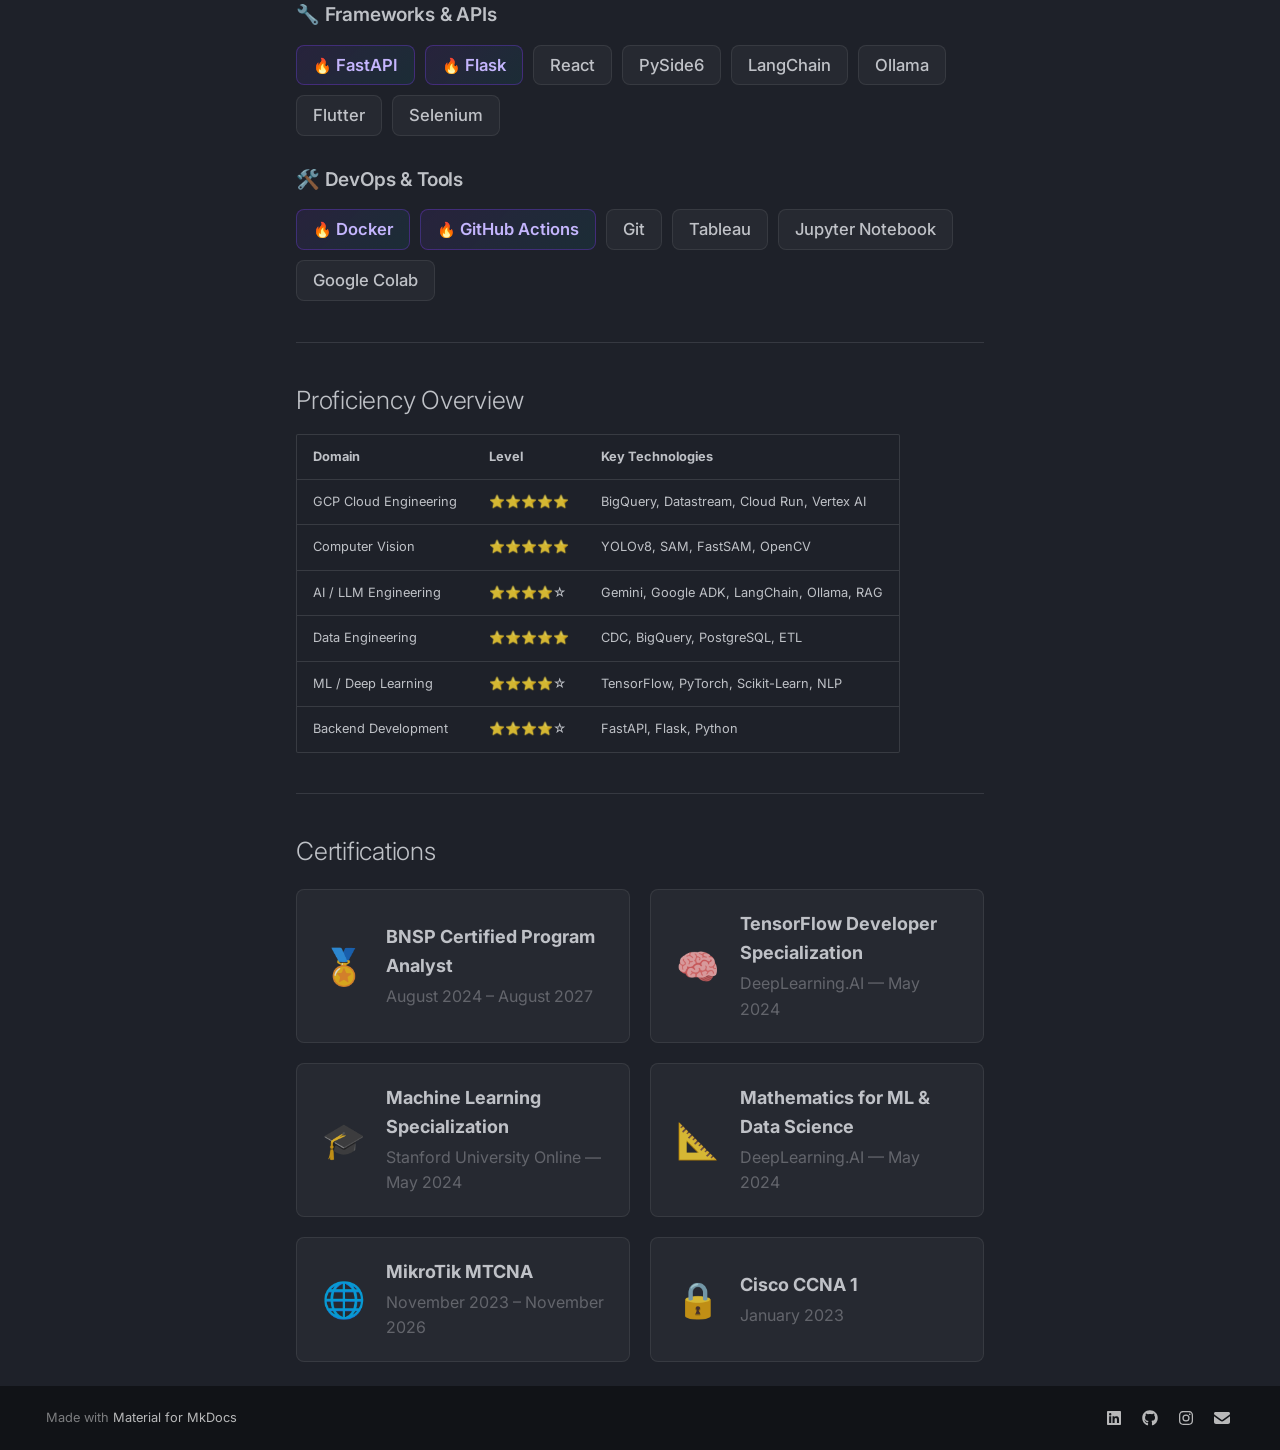
<file: skills/index.html>
<!doctype html>
<html lang="en" class="no-js">
  <head>
    
      <meta charset="utf-8">
      <meta name="viewport" content="width=device-width,initial-scale=1">
      
        <meta name="description" content="Data Engineer & AI Engineer specializing in GCP, computer vision, and AI-powered analytics systems.">
      
      
        <meta name="author" content="Aditya Candra Gumilang">
      
      
        <link rel="canonical" href="https://aditya1614.github.io/Aditya1614/skills/">
      
      
        <link rel="prev" href="../projects/prompt-to-viz/">
      
      
        <link rel="next" href="../contact/">
      
      
        
      
      
      <link rel="icon" href="../assets/images/favicon.png">
      <meta name="generator" content="mkdocs-1.6.1, mkdocs-material-9.7.4">
    
    
      
        <title>Skills - Aditya Candra Gumilang — AI Engineer Portfolio</title>
      
    
    
      <link rel="stylesheet" href="../assets/stylesheets/main.484c7ddc.min.css">
      
        
        <link rel="stylesheet" href="../assets/stylesheets/palette.ab4e12ef.min.css">
      
      


    
    
      
    
    
      
        
        
        <link rel="preconnect" href="https://fonts.gstatic.com" crossorigin>
        <link rel="stylesheet" href="https://fonts.googleapis.com/css?family=Inter:300,300i,400,400i,700,700i%7CJetBrains+Mono:400,400i,700,700i&display=fallback">
        <style>:root{--md-text-font:"Inter";--md-code-font:"JetBrains Mono"}</style>
      
    
    
      <link rel="stylesheet" href="../stylesheets/extra.css">
    
    <script>__md_scope=new URL("..",location),__md_hash=e=>[...e].reduce(((e,_)=>(e<<5)-e+_.charCodeAt(0)),0),__md_get=(e,_=localStorage,t=__md_scope)=>JSON.parse(_.getItem(t.pathname+"."+e)),__md_set=(e,_,t=localStorage,a=__md_scope)=>{try{t.setItem(a.pathname+"."+e,JSON.stringify(_))}catch(e){}}</script>
    
      

    
    
  </head>
  
  
    
    
      
    
    
    
    
    <body dir="ltr" data-md-color-scheme="slate" data-md-color-primary="deep-purple" data-md-color-accent="cyan">
  
    
    <input class="md-toggle" data-md-toggle="drawer" type="checkbox" id="__drawer" autocomplete="off">
    <input class="md-toggle" data-md-toggle="search" type="checkbox" id="__search" autocomplete="off">
    <label class="md-overlay" for="__drawer"></label>
    <div data-md-component="skip">
      
        
        <a href="#skills" class="md-skip">
          Skip to content
        </a>
      
    </div>
    <div data-md-component="announce">
      
    </div>
    
    
      

  

<header class="md-header md-header--shadow md-header--lifted" data-md-component="header">
  <nav class="md-header__inner md-grid" aria-label="Header">
    <a href=".." title="Aditya Candra Gumilang — AI Engineer Portfolio" class="md-header__button md-logo" aria-label="Aditya Candra Gumilang — AI Engineer Portfolio" data-md-component="logo">
      
  
  <svg xmlns="http://www.w3.org/2000/svg" viewBox="0 0 24 24"><path d="M21.33 12.91c.09 1.55-.62 3.04-1.89 3.95l.77 1.49c.23.45.26.98.06 1.45-.19.47-.58.84-1.06 1l-.79.25a1.687 1.687 0 0 1-1.86-.55L14.44 18c-.89-.15-1.73-.53-2.44-1.1-.5.15-1 .23-1.5.23-.88 0-1.76-.27-2.5-.79-.53.16-1.07.23-1.62.22-.79.01-1.57-.15-2.3-.45a4.1 4.1 0 0 1-2.43-3.61c-.08-.72.04-1.45.35-2.11-.29-.75-.32-1.57-.07-2.33C2.3 7.11 3 6.32 3.87 5.82c.58-1.69 2.21-2.82 4-2.7 1.6-1.5 4.05-1.66 5.83-.37.42-.11.86-.17 1.3-.17 1.36-.03 2.65.57 3.5 1.64 2.04.53 3.5 2.35 3.58 4.47.05 1.11-.25 2.2-.86 3.13.07.36.11.72.11 1.09m-5-1.41c.57.07 1.02.5 1.02 1.07a1 1 0 0 1-1 1h-.63c-.32.9-.88 1.69-1.62 2.29.25.09.51.14.77.21 5.13-.07 4.53-3.2 4.53-3.25a2.59 2.59 0 0 0-2.69-2.49 1 1 0 0 1-1-1 1 1 0 0 1 1-1c1.23.03 2.41.49 3.33 1.3.05-.29.08-.59.08-.89-.06-1.24-.62-2.32-2.87-2.53-1.25-2.96-4.4-1.32-4.4-.4-.03.23.21.72.25.75a1 1 0 0 1 1 1c0 .55-.45 1-1 1-.53-.02-1.03-.22-1.43-.56-.48.31-1.03.5-1.6.56-.57.05-1.04-.35-1.07-.9a.97.97 0 0 1 .88-1.1c.16-.02.94-.14.94-.77 0-.66.25-1.29.68-1.79-.92-.25-1.91.08-2.91 1.29C6.75 5 6 5.25 5.45 7.2 4.5 7.67 4 8 3.78 9c1.08-.22 2.19-.13 3.22.25.5.19.78.75.59 1.29-.19.52-.77.78-1.29.59-.73-.32-1.55-.34-2.3-.06-.32.27-.32.83-.32 1.27 0 .74.37 1.43 1 1.83.53.27 1.12.41 1.71.4q-.225-.39-.39-.81a1.038 1.038 0 0 1 1.96-.68c.4 1.14 1.42 1.92 2.62 2.05 1.37-.07 2.59-.88 3.19-2.13.23-1.38 1.34-1.5 2.56-1.5m2 7.47-.62-1.3-.71.16 1 1.25zm-4.65-8.61a1 1 0 0 0-.91-1.03c-.71-.04-1.4.2-1.93.67-.57.58-.87 1.38-.84 2.19a1 1 0 0 0 1 1c.57 0 1-.45 1-1 0-.27.07-.54.23-.76.12-.1.27-.15.43-.15.55.03 1.02-.38 1.02-.92"/></svg>

    </a>
    <label class="md-header__button md-icon" for="__drawer">
      
      <svg xmlns="http://www.w3.org/2000/svg" viewBox="0 0 24 24"><path d="M3 6h18v2H3zm0 5h18v2H3zm0 5h18v2H3z"/></svg>
    </label>
    <div class="md-header__title" data-md-component="header-title">
      <div class="md-header__ellipsis">
        <div class="md-header__topic">
          <span class="md-ellipsis">
            Aditya Candra Gumilang — AI Engineer Portfolio
          </span>
        </div>
        <div class="md-header__topic" data-md-component="header-topic">
          <span class="md-ellipsis">
            
              Skills
            
          </span>
        </div>
      </div>
    </div>
    
      
        <form class="md-header__option" data-md-component="palette">
  
    
    
    
    <input class="md-option" data-md-color-media="" data-md-color-scheme="slate" data-md-color-primary="deep-purple" data-md-color-accent="cyan"  aria-label="Switch to light mode"  type="radio" name="__palette" id="__palette_0">
    
      <label class="md-header__button md-icon" title="Switch to light mode" for="__palette_1" hidden>
        <svg xmlns="http://www.w3.org/2000/svg" viewBox="0 0 24 24"><path d="M12 18c-.89 0-1.74-.2-2.5-.55C11.56 16.5 13 14.42 13 12s-1.44-4.5-3.5-5.45C10.26 6.2 11.11 6 12 6a6 6 0 0 1 6 6 6 6 0 0 1-6 6m8-9.31V4h-4.69L12 .69 8.69 4H4v4.69L.69 12 4 15.31V20h4.69L12 23.31 15.31 20H20v-4.69L23.31 12z"/></svg>
      </label>
    
  
    
    
    
    <input class="md-option" data-md-color-media="" data-md-color-scheme="default" data-md-color-primary="deep-purple" data-md-color-accent="cyan"  aria-label="Switch to dark mode"  type="radio" name="__palette" id="__palette_1">
    
      <label class="md-header__button md-icon" title="Switch to dark mode" for="__palette_0" hidden>
        <svg xmlns="http://www.w3.org/2000/svg" viewBox="0 0 24 24"><path d="M12 8a4 4 0 0 0-4 4 4 4 0 0 0 4 4 4 4 0 0 0 4-4 4 4 0 0 0-4-4m0 10a6 6 0 0 1-6-6 6 6 0 0 1 6-6 6 6 0 0 1 6 6 6 6 0 0 1-6 6m8-9.31V4h-4.69L12 .69 8.69 4H4v4.69L.69 12 4 15.31V20h4.69L12 23.31 15.31 20H20v-4.69L23.31 12z"/></svg>
      </label>
    
  
</form>
      
    
    
      <script>var palette=__md_get("__palette");if(palette&&palette.color){if("(prefers-color-scheme)"===palette.color.media){var media=matchMedia("(prefers-color-scheme: light)"),input=document.querySelector(media.matches?"[data-md-color-media='(prefers-color-scheme: light)']":"[data-md-color-media='(prefers-color-scheme: dark)']");palette.color.media=input.getAttribute("data-md-color-media"),palette.color.scheme=input.getAttribute("data-md-color-scheme"),palette.color.primary=input.getAttribute("data-md-color-primary"),palette.color.accent=input.getAttribute("data-md-color-accent")}for(var[key,value]of Object.entries(palette.color))document.body.setAttribute("data-md-color-"+key,value)}</script>
    
    
    
      
      
        <label class="md-header__button md-icon" for="__search">
          
          <svg xmlns="http://www.w3.org/2000/svg" viewBox="0 0 24 24"><path d="M9.5 3A6.5 6.5 0 0 1 16 9.5c0 1.61-.59 3.09-1.56 4.23l.27.27h.79l5 5-1.5 1.5-5-5v-.79l-.27-.27A6.52 6.52 0 0 1 9.5 16 6.5 6.5 0 0 1 3 9.5 6.5 6.5 0 0 1 9.5 3m0 2C7 5 5 7 5 9.5S7 14 9.5 14 14 12 14 9.5 12 5 9.5 5"/></svg>
        </label>
        <div class="md-search" data-md-component="search" role="dialog">
  <label class="md-search__overlay" for="__search"></label>
  <div class="md-search__inner" role="search">
    <form class="md-search__form" name="search">
      <input type="text" class="md-search__input" name="query" aria-label="Search" placeholder="Search" autocapitalize="off" autocorrect="off" autocomplete="off" spellcheck="false" data-md-component="search-query" required>
      <label class="md-search__icon md-icon" for="__search">
        
        <svg xmlns="http://www.w3.org/2000/svg" viewBox="0 0 24 24"><path d="M9.5 3A6.5 6.5 0 0 1 16 9.5c0 1.61-.59 3.09-1.56 4.23l.27.27h.79l5 5-1.5 1.5-5-5v-.79l-.27-.27A6.52 6.52 0 0 1 9.5 16 6.5 6.5 0 0 1 3 9.5 6.5 6.5 0 0 1 9.5 3m0 2C7 5 5 7 5 9.5S7 14 9.5 14 14 12 14 9.5 12 5 9.5 5"/></svg>
        
        <svg xmlns="http://www.w3.org/2000/svg" viewBox="0 0 24 24"><path d="M20 11v2H8l5.5 5.5-1.42 1.42L4.16 12l7.92-7.92L13.5 5.5 8 11z"/></svg>
      </label>
      <nav class="md-search__options" aria-label="Search">
        
          <a href="javascript:void(0)" class="md-search__icon md-icon" title="Share" aria-label="Share" data-clipboard data-clipboard-text="" data-md-component="search-share" tabindex="-1">
            
            <svg xmlns="http://www.w3.org/2000/svg" viewBox="0 0 24 24"><path d="M18 16.08c-.76 0-1.44.3-1.96.77L8.91 12.7c.05-.23.09-.46.09-.7s-.04-.47-.09-.7l7.05-4.11c.54.5 1.25.81 2.04.81a3 3 0 0 0 3-3 3 3 0 0 0-3-3 3 3 0 0 0-3 3c0 .24.04.47.09.7L8.04 9.81C7.5 9.31 6.79 9 6 9a3 3 0 0 0-3 3 3 3 0 0 0 3 3c.79 0 1.5-.31 2.04-.81l7.12 4.15c-.05.21-.08.43-.08.66 0 1.61 1.31 2.91 2.92 2.91s2.92-1.3 2.92-2.91A2.92 2.92 0 0 0 18 16.08"/></svg>
          </a>
        
        <button type="reset" class="md-search__icon md-icon" title="Clear" aria-label="Clear" tabindex="-1">
          
          <svg xmlns="http://www.w3.org/2000/svg" viewBox="0 0 24 24"><path d="M19 6.41 17.59 5 12 10.59 6.41 5 5 6.41 10.59 12 5 17.59 6.41 19 12 13.41 17.59 19 19 17.59 13.41 12z"/></svg>
        </button>
      </nav>
      
    </form>
    <div class="md-search__output">
      <div class="md-search__scrollwrap" tabindex="0" data-md-scrollfix>
        <div class="md-search-result" data-md-component="search-result">
          <div class="md-search-result__meta">
            Initializing search
          </div>
          <ol class="md-search-result__list" role="presentation"></ol>
        </div>
      </div>
    </div>
  </div>
</div>
      
    
    
      <div class="md-header__source">
        <a href="https://github.com/Aditya1614" title="Go to repository" class="md-source" data-md-component="source">
  <div class="md-source__icon md-icon">
    
    <svg xmlns="http://www.w3.org/2000/svg" viewBox="0 0 512 512"><!--! Font Awesome Free 7.1.0 by @fontawesome - https://fontawesome.com License - https://fontawesome.com/license/free (Icons: CC BY 4.0, Fonts: SIL OFL 1.1, Code: MIT License) Copyright 2025 Fonticons, Inc.--><path d="M173.9 397.4c0 2-2.3 3.6-5.2 3.6-3.3.3-5.6-1.3-5.6-3.6 0-2 2.3-3.6 5.2-3.6 3-.3 5.6 1.3 5.6 3.6m-31.1-4.5c-.7 2 1.3 4.3 4.3 4.9 2.6 1 5.6 0 6.2-2s-1.3-4.3-4.3-5.2c-2.6-.7-5.5.3-6.2 2.3m44.2-1.7c-2.9.7-4.9 2.6-4.6 4.9.3 2 2.9 3.3 5.9 2.6 2.9-.7 4.9-2.6 4.6-4.6-.3-1.9-3-3.2-5.9-2.9M252.8 8C114.1 8 8 113.3 8 252c0 110.9 69.8 205.8 169.5 239.2 12.8 2.3 17.3-5.6 17.3-12.1 0-6.2-.3-40.4-.3-61.4 0 0-70 15-84.7-29.8 0 0-11.4-29.1-27.8-36.6 0 0-22.9-15.7 1.6-15.4 0 0 24.9 2 38.6 25.8 21.9 38.6 58.6 27.5 72.9 20.9 2.3-16 8.8-27.1 16-33.7-55.9-6.2-112.3-14.3-112.3-110.5 0-27.5 7.6-41.3 23.6-58.9-2.6-6.5-11.1-33.3 2.6-67.9 20.9-6.5 69 27 69 27 20-5.6 41.5-8.5 62.8-8.5s42.8 2.9 62.8 8.5c0 0 48.1-33.6 69-27 13.7 34.7 5.2 61.4 2.6 67.9 16 17.7 25.8 31.5 25.8 58.9 0 96.5-58.9 104.2-114.8 110.5 9.2 7.9 17 22.9 17 46.4 0 33.7-.3 75.4-.3 83.6 0 6.5 4.6 14.4 17.3 12.1C436.2 457.8 504 362.9 504 252 504 113.3 391.5 8 252.8 8M105.2 352.9c-1.3 1-1 3.3.7 5.2 1.6 1.6 3.9 2.3 5.2 1 1.3-1 1-3.3-.7-5.2-1.6-1.6-3.9-2.3-5.2-1m-10.8-8.1c-.7 1.3.3 2.9 2.3 3.9 1.6 1 3.6.7 4.3-.7.7-1.3-.3-2.9-2.3-3.9-2-.6-3.6-.3-4.3.7m32.4 35.6c-1.6 1.3-1 4.3 1.3 6.2 2.3 2.3 5.2 2.6 6.5 1 1.3-1.3.7-4.3-1.3-6.2-2.2-2.3-5.2-2.6-6.5-1m-11.4-14.7c-1.6 1-1.6 3.6 0 5.9s4.3 3.3 5.6 2.3c1.6-1.3 1.6-3.9 0-6.2-1.4-2.3-4-3.3-5.6-2"/></svg>
  </div>
  <div class="md-source__repository">
    Aditya1614
  </div>
</a>
      </div>
    
  </nav>
  
    
      
<nav class="md-tabs" aria-label="Tabs" data-md-component="tabs">
  <div class="md-grid">
    <ul class="md-tabs__list">
      
        
  
  
  
  
    <li class="md-tabs__item">
      <a href=".." class="md-tabs__link">
        
  
  
    
  
  Home

      </a>
    </li>
  

      
        
  
  
  
  
    <li class="md-tabs__item">
      <a href="../experience/" class="md-tabs__link">
        
  
  
    
  
  Experience

      </a>
    </li>
  

      
        
  
  
  
  
    
    
      <li class="md-tabs__item">
        <a href="../projects/" class="md-tabs__link">
          
  
  
  Projects

        </a>
      </li>
    
  

      
        
  
  
  
    
  
  
    <li class="md-tabs__item md-tabs__item--active">
      <a href="./" class="md-tabs__link">
        
  
  
    
  
  Skills

      </a>
    </li>
  

      
        
  
  
  
  
    <li class="md-tabs__item">
      <a href="../contact/" class="md-tabs__link">
        
  
  
    
  
  Contact

      </a>
    </li>
  

      
    </ul>
  </div>
</nav>
    
  
</header>
    
    <div class="md-container" data-md-component="container">
      
      
        
      
      <main class="md-main" data-md-component="main">
        <div class="md-main__inner md-grid">
          
            
              
              <div class="md-sidebar md-sidebar--primary" data-md-component="sidebar" data-md-type="navigation" >
                <div class="md-sidebar__scrollwrap">
                  <div class="md-sidebar__inner">
                    


  


<nav class="md-nav md-nav--primary md-nav--lifted" aria-label="Navigation" data-md-level="0">
  <label class="md-nav__title" for="__drawer">
    <a href=".." title="Aditya Candra Gumilang — AI Engineer Portfolio" class="md-nav__button md-logo" aria-label="Aditya Candra Gumilang — AI Engineer Portfolio" data-md-component="logo">
      
  
  <svg xmlns="http://www.w3.org/2000/svg" viewBox="0 0 24 24"><path d="M21.33 12.91c.09 1.55-.62 3.04-1.89 3.95l.77 1.49c.23.45.26.98.06 1.45-.19.47-.58.84-1.06 1l-.79.25a1.687 1.687 0 0 1-1.86-.55L14.44 18c-.89-.15-1.73-.53-2.44-1.1-.5.15-1 .23-1.5.23-.88 0-1.76-.27-2.5-.79-.53.16-1.07.23-1.62.22-.79.01-1.57-.15-2.3-.45a4.1 4.1 0 0 1-2.43-3.61c-.08-.72.04-1.45.35-2.11-.29-.75-.32-1.57-.07-2.33C2.3 7.11 3 6.32 3.87 5.82c.58-1.69 2.21-2.82 4-2.7 1.6-1.5 4.05-1.66 5.83-.37.42-.11.86-.17 1.3-.17 1.36-.03 2.65.57 3.5 1.64 2.04.53 3.5 2.35 3.58 4.47.05 1.11-.25 2.2-.86 3.13.07.36.11.72.11 1.09m-5-1.41c.57.07 1.02.5 1.02 1.07a1 1 0 0 1-1 1h-.63c-.32.9-.88 1.69-1.62 2.29.25.09.51.14.77.21 5.13-.07 4.53-3.2 4.53-3.25a2.59 2.59 0 0 0-2.69-2.49 1 1 0 0 1-1-1 1 1 0 0 1 1-1c1.23.03 2.41.49 3.33 1.3.05-.29.08-.59.08-.89-.06-1.24-.62-2.32-2.87-2.53-1.25-2.96-4.4-1.32-4.4-.4-.03.23.21.72.25.75a1 1 0 0 1 1 1c0 .55-.45 1-1 1-.53-.02-1.03-.22-1.43-.56-.48.31-1.03.5-1.6.56-.57.05-1.04-.35-1.07-.9a.97.97 0 0 1 .88-1.1c.16-.02.94-.14.94-.77 0-.66.25-1.29.68-1.79-.92-.25-1.91.08-2.91 1.29C6.75 5 6 5.25 5.45 7.2 4.5 7.67 4 8 3.78 9c1.08-.22 2.19-.13 3.22.25.5.19.78.75.59 1.29-.19.52-.77.78-1.29.59-.73-.32-1.55-.34-2.3-.06-.32.27-.32.83-.32 1.27 0 .74.37 1.43 1 1.83.53.27 1.12.41 1.71.4q-.225-.39-.39-.81a1.038 1.038 0 0 1 1.96-.68c.4 1.14 1.42 1.92 2.62 2.05 1.37-.07 2.59-.88 3.19-2.13.23-1.38 1.34-1.5 2.56-1.5m2 7.47-.62-1.3-.71.16 1 1.25zm-4.65-8.61a1 1 0 0 0-.91-1.03c-.71-.04-1.4.2-1.93.67-.57.58-.87 1.38-.84 2.19a1 1 0 0 0 1 1c.57 0 1-.45 1-1 0-.27.07-.54.23-.76.12-.1.27-.15.43-.15.55.03 1.02-.38 1.02-.92"/></svg>

    </a>
    Aditya Candra Gumilang — AI Engineer Portfolio
  </label>
  
    <div class="md-nav__source">
      <a href="https://github.com/Aditya1614" title="Go to repository" class="md-source" data-md-component="source">
  <div class="md-source__icon md-icon">
    
    <svg xmlns="http://www.w3.org/2000/svg" viewBox="0 0 512 512"><!--! Font Awesome Free 7.1.0 by @fontawesome - https://fontawesome.com License - https://fontawesome.com/license/free (Icons: CC BY 4.0, Fonts: SIL OFL 1.1, Code: MIT License) Copyright 2025 Fonticons, Inc.--><path d="M173.9 397.4c0 2-2.3 3.6-5.2 3.6-3.3.3-5.6-1.3-5.6-3.6 0-2 2.3-3.6 5.2-3.6 3-.3 5.6 1.3 5.6 3.6m-31.1-4.5c-.7 2 1.3 4.3 4.3 4.9 2.6 1 5.6 0 6.2-2s-1.3-4.3-4.3-5.2c-2.6-.7-5.5.3-6.2 2.3m44.2-1.7c-2.9.7-4.9 2.6-4.6 4.9.3 2 2.9 3.3 5.9 2.6 2.9-.7 4.9-2.6 4.6-4.6-.3-1.9-3-3.2-5.9-2.9M252.8 8C114.1 8 8 113.3 8 252c0 110.9 69.8 205.8 169.5 239.2 12.8 2.3 17.3-5.6 17.3-12.1 0-6.2-.3-40.4-.3-61.4 0 0-70 15-84.7-29.8 0 0-11.4-29.1-27.8-36.6 0 0-22.9-15.7 1.6-15.4 0 0 24.9 2 38.6 25.8 21.9 38.6 58.6 27.5 72.9 20.9 2.3-16 8.8-27.1 16-33.7-55.9-6.2-112.3-14.3-112.3-110.5 0-27.5 7.6-41.3 23.6-58.9-2.6-6.5-11.1-33.3 2.6-67.9 20.9-6.5 69 27 69 27 20-5.6 41.5-8.5 62.8-8.5s42.8 2.9 62.8 8.5c0 0 48.1-33.6 69-27 13.7 34.7 5.2 61.4 2.6 67.9 16 17.7 25.8 31.5 25.8 58.9 0 96.5-58.9 104.2-114.8 110.5 9.2 7.9 17 22.9 17 46.4 0 33.7-.3 75.4-.3 83.6 0 6.5 4.6 14.4 17.3 12.1C436.2 457.8 504 362.9 504 252 504 113.3 391.5 8 252.8 8M105.2 352.9c-1.3 1-1 3.3.7 5.2 1.6 1.6 3.9 2.3 5.2 1 1.3-1 1-3.3-.7-5.2-1.6-1.6-3.9-2.3-5.2-1m-10.8-8.1c-.7 1.3.3 2.9 2.3 3.9 1.6 1 3.6.7 4.3-.7.7-1.3-.3-2.9-2.3-3.9-2-.6-3.6-.3-4.3.7m32.4 35.6c-1.6 1.3-1 4.3 1.3 6.2 2.3 2.3 5.2 2.6 6.5 1 1.3-1.3.7-4.3-1.3-6.2-2.2-2.3-5.2-2.6-6.5-1m-11.4-14.7c-1.6 1-1.6 3.6 0 5.9s4.3 3.3 5.6 2.3c1.6-1.3 1.6-3.9 0-6.2-1.4-2.3-4-3.3-5.6-2"/></svg>
  </div>
  <div class="md-source__repository">
    Aditya1614
  </div>
</a>
    </div>
  
  <ul class="md-nav__list" data-md-scrollfix>
    
      
      
  
  
  
  
    <li class="md-nav__item">
      <a href=".." class="md-nav__link">
        
  
  
  <span class="md-ellipsis">
    
  
    Home
  

    
  </span>
  
  

      </a>
    </li>
  

    
      
      
  
  
  
  
    <li class="md-nav__item">
      <a href="../experience/" class="md-nav__link">
        
  
  
  <span class="md-ellipsis">
    
  
    Experience
  

    
  </span>
  
  

      </a>
    </li>
  

    
      
      
  
  
  
  
    
    
    
    
      
      
        
      
    
    
    <li class="md-nav__item md-nav__item--nested">
      
        
        
          
        
        <input class="md-nav__toggle md-toggle md-toggle--indeterminate" type="checkbox" id="__nav_3" >
        
          
          <label class="md-nav__link" for="__nav_3" id="__nav_3_label" tabindex="0">
            
  
  
  <span class="md-ellipsis">
    
  
    Projects
  

    
  </span>
  
  

            <span class="md-nav__icon md-icon"></span>
          </label>
        
        <nav class="md-nav" data-md-level="1" aria-labelledby="__nav_3_label" aria-expanded="false">
          <label class="md-nav__title" for="__nav_3">
            <span class="md-nav__icon md-icon"></span>
            
  
    Projects
  

          </label>
          <ul class="md-nav__list" data-md-scrollfix>
            
              
                
  
  
  
  
    <li class="md-nav__item">
      <a href="../projects/" class="md-nav__link">
        
  
  
  <span class="md-ellipsis">
    
  
    Overview
  

    
  </span>
  
  

      </a>
    </li>
  

              
            
              
                
  
  
  
  
    <li class="md-nav__item">
      <a href="../projects/qc-detector/" class="md-nav__link">
        
  
  
  <span class="md-ellipsis">
    
  
    QC Detector
  

    
  </span>
  
  

      </a>
    </li>
  

              
            
              
                
  
  
  
  
    <li class="md-nav__item">
      <a href="../projects/prompt-to-viz/" class="md-nav__link">
        
  
  
  <span class="md-ellipsis">
    
  
    Prompt-to-Visualization
  

    
  </span>
  
  

      </a>
    </li>
  

              
            
          </ul>
        </nav>
      
    </li>
  

    
      
      
  
  
    
  
  
  
    <li class="md-nav__item md-nav__item--active">
      
      <input class="md-nav__toggle md-toggle" type="checkbox" id="__toc">
      
      
        
      
      
        <label class="md-nav__link md-nav__link--active" for="__toc">
          
  
  
  <span class="md-ellipsis">
    
  
    Skills
  

    
  </span>
  
  

          <span class="md-nav__icon md-icon"></span>
        </label>
      
      <a href="./" class="md-nav__link md-nav__link--active">
        
  
  
  <span class="md-ellipsis">
    
  
    Skills
  

    
  </span>
  
  

      </a>
      
        

<nav class="md-nav md-nav--secondary" aria-label="Table of contents">
  
  
  
    
  
  
    <label class="md-nav__title" for="__toc">
      <span class="md-nav__icon md-icon"></span>
      Table of contents
    </label>
    <ul class="md-nav__list" data-md-component="toc" data-md-scrollfix>
      
        <li class="md-nav__item">
  <a href="#ai-machine-learning" class="md-nav__link">
    <span class="md-ellipsis">
      
        AI &amp; Machine Learning
      
    </span>
  </a>
  
</li>
      
        <li class="md-nav__item">
  <a href="#data-engineering-gcp" class="md-nav__link">
    <span class="md-ellipsis">
      
        Data Engineering &amp; GCP
      
    </span>
  </a>
  
</li>
      
        <li class="md-nav__item">
  <a href="#development-tools" class="md-nav__link">
    <span class="md-ellipsis">
      
        Development &amp; Tools
      
    </span>
  </a>
  
</li>
      
        <li class="md-nav__item">
  <a href="#proficiency-overview" class="md-nav__link">
    <span class="md-ellipsis">
      
        Proficiency Overview
      
    </span>
  </a>
  
</li>
      
        <li class="md-nav__item">
  <a href="#certifications" class="md-nav__link">
    <span class="md-ellipsis">
      
        Certifications
      
    </span>
  </a>
  
</li>
      
    </ul>
  
</nav>
      
    </li>
  

    
      
      
  
  
  
  
    <li class="md-nav__item">
      <a href="../contact/" class="md-nav__link">
        
  
  
  <span class="md-ellipsis">
    
  
    Contact
  

    
  </span>
  
  

      </a>
    </li>
  

    
  </ul>
</nav>
                  </div>
                </div>
              </div>
            
            
              
              <div class="md-sidebar md-sidebar--secondary" data-md-component="sidebar" data-md-type="toc" >
                <div class="md-sidebar__scrollwrap">
                  <div class="md-sidebar__inner">
                    

<nav class="md-nav md-nav--secondary" aria-label="Table of contents">
  
  
  
    
  
  
    <label class="md-nav__title" for="__toc">
      <span class="md-nav__icon md-icon"></span>
      Table of contents
    </label>
    <ul class="md-nav__list" data-md-component="toc" data-md-scrollfix>
      
        <li class="md-nav__item">
  <a href="#ai-machine-learning" class="md-nav__link">
    <span class="md-ellipsis">
      
        AI &amp; Machine Learning
      
    </span>
  </a>
  
</li>
      
        <li class="md-nav__item">
  <a href="#data-engineering-gcp" class="md-nav__link">
    <span class="md-ellipsis">
      
        Data Engineering &amp; GCP
      
    </span>
  </a>
  
</li>
      
        <li class="md-nav__item">
  <a href="#development-tools" class="md-nav__link">
    <span class="md-ellipsis">
      
        Development &amp; Tools
      
    </span>
  </a>
  
</li>
      
        <li class="md-nav__item">
  <a href="#proficiency-overview" class="md-nav__link">
    <span class="md-ellipsis">
      
        Proficiency Overview
      
    </span>
  </a>
  
</li>
      
        <li class="md-nav__item">
  <a href="#certifications" class="md-nav__link">
    <span class="md-ellipsis">
      
        Certifications
      
    </span>
  </a>
  
</li>
      
    </ul>
  
</nav>
                  </div>
                </div>
              </div>
            
          
          
            <div class="md-content" data-md-component="content">
              
              <article class="md-content__inner md-typeset">
                
                  


  
  


<h1 id="skills">Skills</h1>
<p>A comprehensive overview of my technical toolkit — built through production deployments, research, and competitions.</p>
<hr />
<h2 id="ai-machine-learning">AI &amp; Machine Learning</h2>
<div class="skills-section">
  <div class="skill-group">
    <h3>🤖 Generative AI & Agents</h3>
    <div class="skill-chips">
      <span class="chip hot">Gemini 2.0 Flash</span>
      <span class="chip hot">Google ADK Agents</span>
      <span class="chip hot">Vertex AI</span>
      <span class="chip">LangChain</span>
      <span class="chip">Ollama</span>
      <span class="chip">RAG Systems</span>
      <span class="chip">Prompt Engineering</span>
    </div>
  </div>

  <div class="skill-group">
    <h3>👁️ Computer Vision</h3>
    <div class="skill-chips">
      <span class="chip hot">YOLOv8 / Ultralytics</span>
      <span class="chip hot">SAM (Segment Anything)</span>
      <span class="chip hot">FastSAM</span>
      <span class="chip hot">OpenCV</span>
      <span class="chip">ArUco Calibration</span>
      <span class="chip">Sub-pixel Metrology</span>
    </div>
  </div>

  <div class="skill-group">
    <h3>🧮 ML / Deep Learning</h3>
    <div class="skill-chips">
      <span class="chip">TensorFlow / Keras</span>
      <span class="chip">PyTorch</span>
      <span class="chip">Scikit-Learn</span>
      <span class="chip">NLP</span>
      <span class="chip">FAISS</span>
      <span class="chip">BM25</span>
      <span class="chip">Feature Engineering</span>
      <span class="chip">Clustering</span>
    </div>
  </div>
</div>

<hr />
<h2 id="data-engineering-gcp">Data Engineering &amp; GCP</h2>
<div class="skills-section">
  <div class="skill-group">
    <h3>☁️ Google Cloud Platform</h3>
    <div class="skill-chips">
      <span class="chip hot">BigQuery</span>
      <span class="chip hot">Datastream (CDC)</span>
      <span class="chip hot">Cloud Run</span>
      <span class="chip hot">Firebase Hosting</span>
      <span class="chip hot">Vertex AI</span>
      <span class="chip">Cloud Monitoring</span>
      <span class="chip">Cloud Build</span>
      <span class="chip">IAM</span>
    </div>
  </div>

  <div class="skill-group">
    <h3>🗄️ Data & Databases</h3>
    <div class="skill-chips">
      <span class="chip hot">PostgreSQL</span>
      <span class="chip hot">BigQuery</span>
      <span class="chip hot">CDC Pipelines</span>
      <span class="chip">pg_cron</span>
      <span class="chip">SQL</span>
      <span class="chip">Pandas</span>
      <span class="chip">NumPy</span>
      <span class="chip">ETL</span>
    </div>
  </div>
</div>

<hr />
<h2 id="development-tools">Development &amp; Tools</h2>
<div class="skills-section">
  <div class="skill-group">
    <h3>🐍 Languages</h3>
    <div class="skill-chips">
      <span class="chip hot">Python</span>
      <span class="chip hot">SQL</span>
      <span class="chip">JavaScript</span>
      <span class="chip">PHP</span>
      <span class="chip">Dart</span>
      <span class="chip">Java</span>
    </div>
  </div>

  <div class="skill-group">
    <h3>🔧 Frameworks & APIs</h3>
    <div class="skill-chips">
      <span class="chip hot">FastAPI</span>
      <span class="chip hot">Flask</span>
      <span class="chip">React</span>
      <span class="chip">PySide6</span>
      <span class="chip">LangChain</span>
      <span class="chip">Ollama</span>
      <span class="chip">Flutter</span>
      <span class="chip">Selenium</span>
    </div>
  </div>

  <div class="skill-group">
    <h3>🛠️ DevOps & Tools</h3>
    <div class="skill-chips">
      <span class="chip hot">Docker</span>
      <span class="chip hot">GitHub Actions</span>
      <span class="chip">Git</span>
      <span class="chip">Tableau</span>
      <span class="chip">Jupyter Notebook</span>
      <span class="chip">Google Colab</span>
    </div>
  </div>
</div>

<hr />
<h2 id="proficiency-overview">Proficiency Overview</h2>
<table>
<thead>
<tr>
<th>Domain</th>
<th>Level</th>
<th>Key Technologies</th>
</tr>
</thead>
<tbody>
<tr>
<td>GCP Cloud Engineering</td>
<td>⭐⭐⭐⭐⭐</td>
<td>BigQuery, Datastream, Cloud Run, Vertex AI</td>
</tr>
<tr>
<td>Computer Vision</td>
<td>⭐⭐⭐⭐⭐</td>
<td>YOLOv8, SAM, FastSAM, OpenCV</td>
</tr>
<tr>
<td>AI / LLM Engineering</td>
<td>⭐⭐⭐⭐☆</td>
<td>Gemini, Google ADK, LangChain, Ollama, RAG</td>
</tr>
<tr>
<td>Data Engineering</td>
<td>⭐⭐⭐⭐⭐</td>
<td>CDC, BigQuery, PostgreSQL, ETL</td>
</tr>
<tr>
<td>ML / Deep Learning</td>
<td>⭐⭐⭐⭐☆</td>
<td>TensorFlow, PyTorch, Scikit-Learn, NLP</td>
</tr>
<tr>
<td>Backend Development</td>
<td>⭐⭐⭐⭐☆</td>
<td>FastAPI, Flask, Python</td>
</tr>
</tbody>
</table>
<hr />
<h2 id="certifications">Certifications</h2>
<div class="cert-grid">
  <div class="cert-card">
    <span class="cert-icon">🏅</span>
    <div>
      <strong>BNSP Certified Program Analyst</strong>
      <p>August 2024 – August 2027</p>
    </div>
  </div>
  <div class="cert-card">
    <span class="cert-icon">🧠</span>
    <div>
      <strong>TensorFlow Developer Specialization</strong>
      <p>DeepLearning.AI — May 2024</p>
    </div>
  </div>
  <div class="cert-card">
    <span class="cert-icon">🎓</span>
    <div>
      <strong>Machine Learning Specialization</strong>
      <p>Stanford University Online — May 2024</p>
    </div>
  </div>
  <div class="cert-card">
    <span class="cert-icon">📐</span>
    <div>
      <strong>Mathematics for ML & Data Science</strong>
      <p>DeepLearning.AI — May 2024</p>
    </div>
  </div>
  <div class="cert-card">
    <span class="cert-icon">🌐</span>
    <div>
      <strong>MikroTik MTCNA</strong>
      <p>November 2023 – November 2026</p>
    </div>
  </div>
  <div class="cert-card">
    <span class="cert-icon">🔒</span>
    <div>
      <strong>Cisco CCNA 1</strong>
      <p>January 2023</p>
    </div>
  </div>
</div>












                
              </article>
            </div>
          
          
  <script>var tabs=__md_get("__tabs");if(Array.isArray(tabs))e:for(var set of document.querySelectorAll(".tabbed-set")){var labels=set.querySelector(".tabbed-labels");for(var tab of tabs)for(var label of labels.getElementsByTagName("label"))if(label.innerText.trim()===tab){var input=document.getElementById(label.htmlFor);input.checked=!0;continue e}}</script>

<script>var target=document.getElementById(location.hash.slice(1));target&&target.name&&(target.checked=target.name.startsWith("__tabbed_"))</script>
        </div>
        
          <button type="button" class="md-top md-icon" data-md-component="top" hidden>
  
  <svg xmlns="http://www.w3.org/2000/svg" viewBox="0 0 24 24"><path d="M13 20h-2V8l-5.5 5.5-1.42-1.42L12 4.16l7.92 7.92-1.42 1.42L13 8z"/></svg>
  Back to top
</button>
        
      </main>
      
        <footer class="md-footer">
  
  <div class="md-footer-meta md-typeset">
    <div class="md-footer-meta__inner md-grid">
      <div class="md-copyright">
  
  
    Made with
    <a href="https://squidfunk.github.io/mkdocs-material/" target="_blank" rel="noopener">
      Material for MkDocs
    </a>
  
</div>
      
        
<div class="md-social">
  
    
    
    
    
    <a href="https://www.linkedin.com/in/adityacg" target="_blank" rel="noopener" title="LinkedIn" class="md-social__link">
      <svg xmlns="http://www.w3.org/2000/svg" viewBox="0 0 448 512"><!--! Font Awesome Free 7.1.0 by @fontawesome - https://fontawesome.com License - https://fontawesome.com/license/free (Icons: CC BY 4.0, Fonts: SIL OFL 1.1, Code: MIT License) Copyright 2025 Fonticons, Inc.--><path d="M416 32H31.9C14.3 32 0 46.5 0 64.3v383.4C0 465.5 14.3 480 31.9 480H416c17.6 0 32-14.5 32-32.3V64.3c0-17.8-14.4-32.3-32-32.3M135.4 416H69V202.2h66.5V416zM102.2 96a38.5 38.5 0 1 1 0 77 38.5 38.5 0 1 1 0-77m282.1 320h-66.4V312c0-24.8-.5-56.7-34.5-56.7-34.6 0-39.9 27-39.9 54.9V416h-66.4V202.2h63.7v29.2h.9c8.9-16.8 30.6-34.5 62.9-34.5 67.2 0 79.7 44.3 79.7 101.9z"/></svg>
    </a>
  
    
    
    
    
    <a href="https://github.com/Aditya1614" target="_blank" rel="noopener" title="GitHub" class="md-social__link">
      <svg xmlns="http://www.w3.org/2000/svg" viewBox="0 0 512 512"><!--! Font Awesome Free 7.1.0 by @fontawesome - https://fontawesome.com License - https://fontawesome.com/license/free (Icons: CC BY 4.0, Fonts: SIL OFL 1.1, Code: MIT License) Copyright 2025 Fonticons, Inc.--><path d="M173.9 397.4c0 2-2.3 3.6-5.2 3.6-3.3.3-5.6-1.3-5.6-3.6 0-2 2.3-3.6 5.2-3.6 3-.3 5.6 1.3 5.6 3.6m-31.1-4.5c-.7 2 1.3 4.3 4.3 4.9 2.6 1 5.6 0 6.2-2s-1.3-4.3-4.3-5.2c-2.6-.7-5.5.3-6.2 2.3m44.2-1.7c-2.9.7-4.9 2.6-4.6 4.9.3 2 2.9 3.3 5.9 2.6 2.9-.7 4.9-2.6 4.6-4.6-.3-1.9-3-3.2-5.9-2.9M252.8 8C114.1 8 8 113.3 8 252c0 110.9 69.8 205.8 169.5 239.2 12.8 2.3 17.3-5.6 17.3-12.1 0-6.2-.3-40.4-.3-61.4 0 0-70 15-84.7-29.8 0 0-11.4-29.1-27.8-36.6 0 0-22.9-15.7 1.6-15.4 0 0 24.9 2 38.6 25.8 21.9 38.6 58.6 27.5 72.9 20.9 2.3-16 8.8-27.1 16-33.7-55.9-6.2-112.3-14.3-112.3-110.5 0-27.5 7.6-41.3 23.6-58.9-2.6-6.5-11.1-33.3 2.6-67.9 20.9-6.5 69 27 69 27 20-5.6 41.5-8.5 62.8-8.5s42.8 2.9 62.8 8.5c0 0 48.1-33.6 69-27 13.7 34.7 5.2 61.4 2.6 67.9 16 17.7 25.8 31.5 25.8 58.9 0 96.5-58.9 104.2-114.8 110.5 9.2 7.9 17 22.9 17 46.4 0 33.7-.3 75.4-.3 83.6 0 6.5 4.6 14.4 17.3 12.1C436.2 457.8 504 362.9 504 252 504 113.3 391.5 8 252.8 8M105.2 352.9c-1.3 1-1 3.3.7 5.2 1.6 1.6 3.9 2.3 5.2 1 1.3-1 1-3.3-.7-5.2-1.6-1.6-3.9-2.3-5.2-1m-10.8-8.1c-.7 1.3.3 2.9 2.3 3.9 1.6 1 3.6.7 4.3-.7.7-1.3-.3-2.9-2.3-3.9-2-.6-3.6-.3-4.3.7m32.4 35.6c-1.6 1.3-1 4.3 1.3 6.2 2.3 2.3 5.2 2.6 6.5 1 1.3-1.3.7-4.3-1.3-6.2-2.2-2.3-5.2-2.6-6.5-1m-11.4-14.7c-1.6 1-1.6 3.6 0 5.9s4.3 3.3 5.6 2.3c1.6-1.3 1.6-3.9 0-6.2-1.4-2.3-4-3.3-5.6-2"/></svg>
    </a>
  
    
    
    
    
    <a href="https://instagram.com/aditya_candra_gumilang" target="_blank" rel="noopener" title="Instagram" class="md-social__link">
      <svg xmlns="http://www.w3.org/2000/svg" viewBox="0 0 448 512"><!--! Font Awesome Free 7.1.0 by @fontawesome - https://fontawesome.com License - https://fontawesome.com/license/free (Icons: CC BY 4.0, Fonts: SIL OFL 1.1, Code: MIT License) Copyright 2025 Fonticons, Inc.--><path d="M224.3 141a115 115 0 1 0-.6 230 115 115 0 1 0 .6-230m-.6 40.4a74.6 74.6 0 1 1 .6 149.2 74.6 74.6 0 1 1-.6-149.2m93.4-45.1a26.8 26.8 0 1 1 53.6 0 26.8 26.8 0 1 1-53.6 0m129.7 27.2c-1.7-35.9-9.9-67.7-36.2-93.9-26.2-26.2-58-34.4-93.9-36.2-37-2.1-147.9-2.1-184.9 0-35.8 1.7-67.6 9.9-93.9 36.1s-34.4 58-36.2 93.9c-2.1 37-2.1 147.9 0 184.9 1.7 35.9 9.9 67.7 36.2 93.9s58 34.4 93.9 36.2c37 2.1 147.9 2.1 184.9 0 35.9-1.7 67.7-9.9 93.9-36.2 26.2-26.2 34.4-58 36.2-93.9 2.1-37 2.1-147.8 0-184.8M399 388c-7.8 19.6-22.9 34.7-42.6 42.6-29.5 11.7-99.5 9-132.1 9s-102.7 2.6-132.1-9c-19.6-7.8-34.7-22.9-42.6-42.6-11.7-29.5-9-99.5-9-132.1s-2.6-102.7 9-132.1c7.8-19.6 22.9-34.7 42.6-42.6 29.5-11.7 99.5-9 132.1-9s102.7-2.6 132.1 9c19.6 7.8 34.7 22.9 42.6 42.6 11.7 29.5 9 99.5 9 132.1s2.7 102.7-9 132.1"/></svg>
    </a>
  
    
    
    
    
    <a href="mailto:adityacandragum@gmail.com" target="_blank" rel="noopener" title="Email" class="md-social__link">
      <svg xmlns="http://www.w3.org/2000/svg" viewBox="0 0 512 512"><!--! Font Awesome Free 7.1.0 by @fontawesome - https://fontawesome.com License - https://fontawesome.com/license/free (Icons: CC BY 4.0, Fonts: SIL OFL 1.1, Code: MIT License) Copyright 2025 Fonticons, Inc.--><path d="M48 64C21.5 64 0 85.5 0 112c0 15.1 7.1 29.3 19.2 38.4l208 156a48 48 0 0 0 57.6 0l208-156c12.1-9.1 19.2-23.3 19.2-38.4 0-26.5-21.5-48-48-48zM0 196v188c0 35.3 28.7 64 64 64h384c35.3 0 64-28.7 64-64V196L313.6 344.8c-34.1 25.6-81.1 25.6-115.2 0z"/></svg>
    </a>
  
</div>
      
    </div>
  </div>
</footer>
      
    </div>
    <div class="md-dialog" data-md-component="dialog">
      <div class="md-dialog__inner md-typeset"></div>
    </div>
    
    
    
      
      
      <script id="__config" type="application/json">{"annotate": null, "base": "..", "features": ["navigation.tabs", "navigation.tabs.sticky", "navigation.sections", "navigation.expand", "navigation.top", "search.highlight", "search.share", "content.code.copy", "content.tabs.link", "header.autohide", "toc.follow"], "search": "../assets/javascripts/workers/search.2c215733.min.js", "tags": null, "translations": {"clipboard.copied": "Copied to clipboard", "clipboard.copy": "Copy to clipboard", "search.result.more.one": "1 more on this page", "search.result.more.other": "# more on this page", "search.result.none": "No matching documents", "search.result.one": "1 matching document", "search.result.other": "# matching documents", "search.result.placeholder": "Type to start searching", "search.result.term.missing": "Missing", "select.version": "Select version"}, "version": null}</script>
    
    
      <script src="../assets/javascripts/bundle.79ae519e.min.js"></script>
      
    
  </body>
</html>
</file>
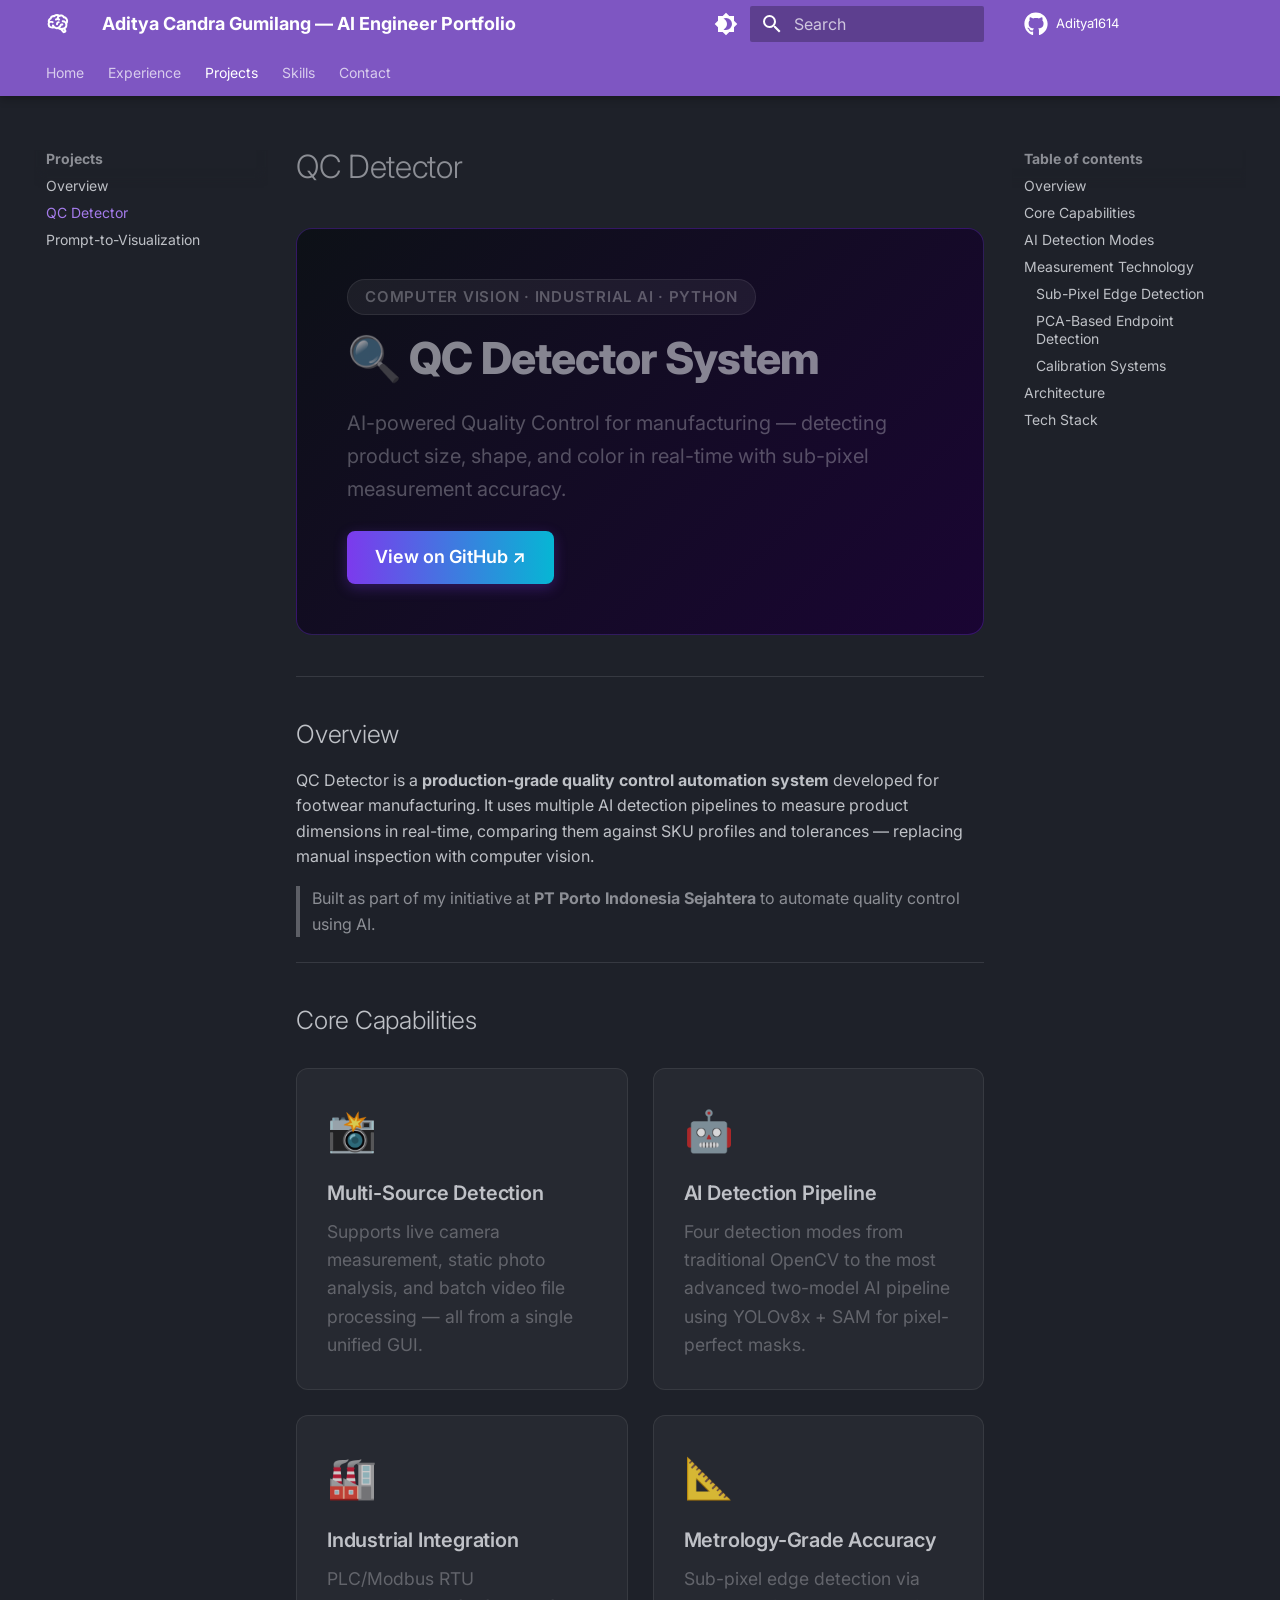
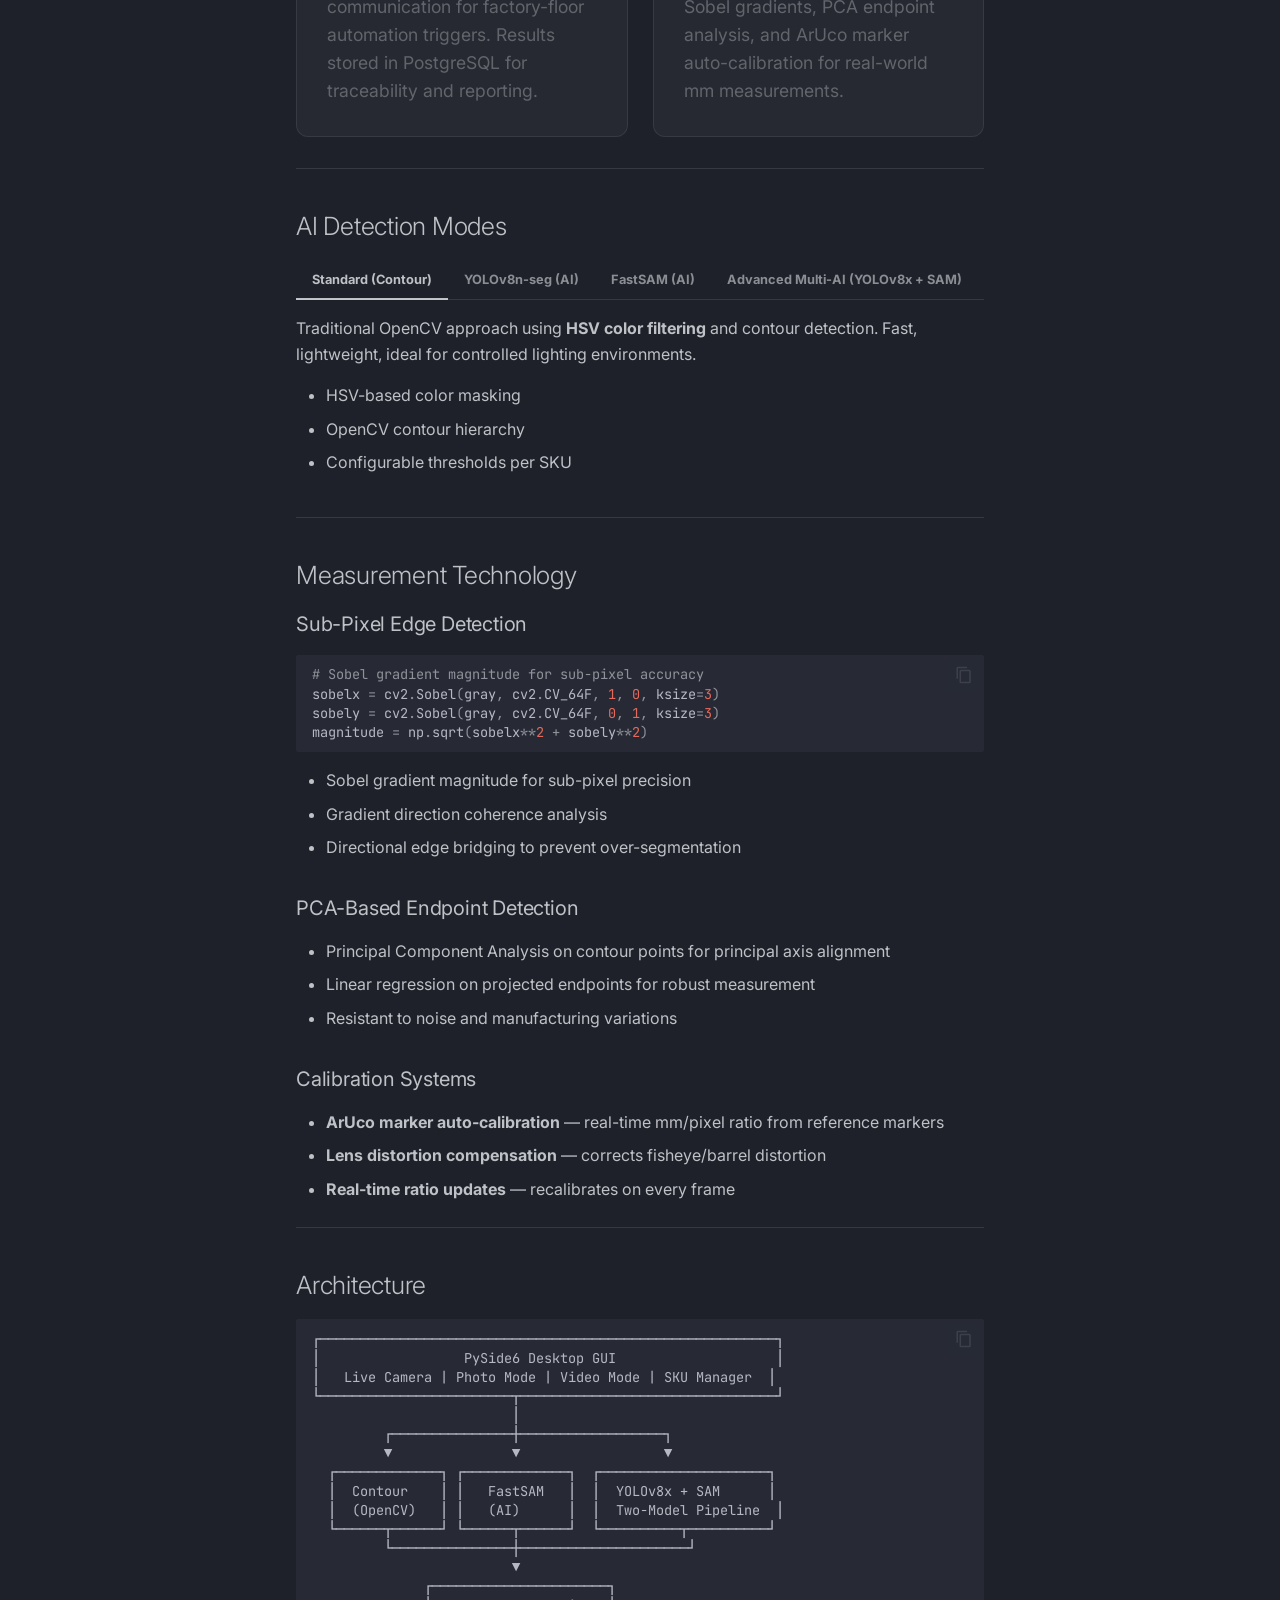
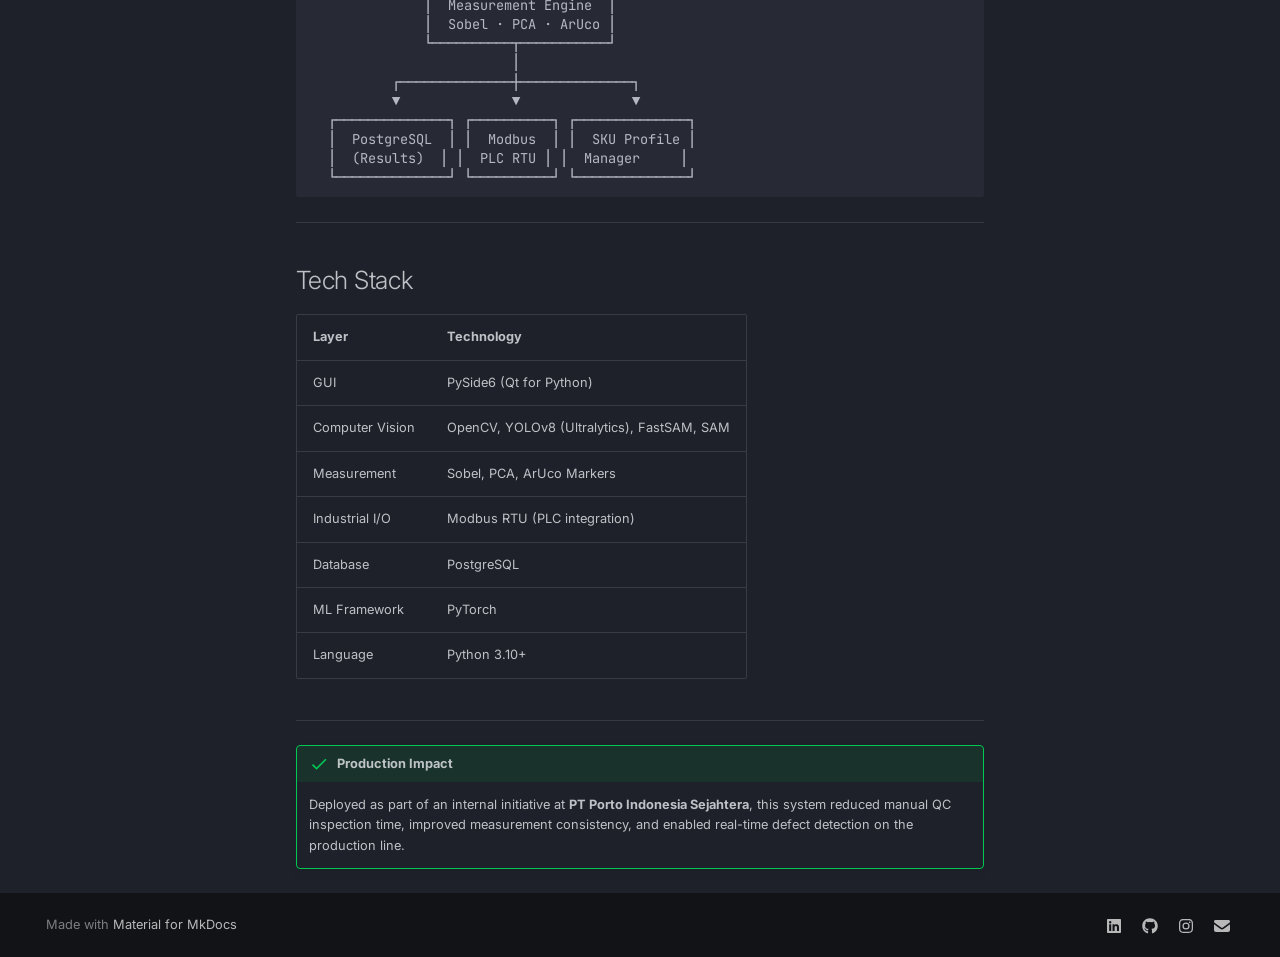
<file: projects/qc-detector/index.html>
<!doctype html>
<html lang="en" class="no-js">
  <head>
    
      <meta charset="utf-8">
      <meta name="viewport" content="width=device-width,initial-scale=1">
      
        <meta name="description" content="Data Engineer & AI Engineer specializing in GCP, computer vision, and AI-powered analytics systems.">
      
      
        <meta name="author" content="Aditya Candra Gumilang">
      
      
        <link rel="canonical" href="https://aditya1614.github.io/Aditya1614/projects/qc-detector/">
      
      
        <link rel="prev" href="../">
      
      
        <link rel="next" href="../prompt-to-viz/">
      
      
        
      
      
      <link rel="icon" href="../../assets/images/favicon.png">
      <meta name="generator" content="mkdocs-1.6.1, mkdocs-material-9.7.4">
    
    
      
        <title>QC Detector - Aditya Candra Gumilang — AI Engineer Portfolio</title>
      
    
    
      <link rel="stylesheet" href="../../assets/stylesheets/main.484c7ddc.min.css">
      
        
        <link rel="stylesheet" href="../../assets/stylesheets/palette.ab4e12ef.min.css">
      
      


    
    
      
    
    
      
        
        
        <link rel="preconnect" href="https://fonts.gstatic.com" crossorigin>
        <link rel="stylesheet" href="https://fonts.googleapis.com/css?family=Inter:300,300i,400,400i,700,700i%7CJetBrains+Mono:400,400i,700,700i&display=fallback">
        <style>:root{--md-text-font:"Inter";--md-code-font:"JetBrains Mono"}</style>
      
    
    
      <link rel="stylesheet" href="../../stylesheets/extra.css">
    
    <script>__md_scope=new URL("../..",location),__md_hash=e=>[...e].reduce(((e,_)=>(e<<5)-e+_.charCodeAt(0)),0),__md_get=(e,_=localStorage,t=__md_scope)=>JSON.parse(_.getItem(t.pathname+"."+e)),__md_set=(e,_,t=localStorage,a=__md_scope)=>{try{t.setItem(a.pathname+"."+e,JSON.stringify(_))}catch(e){}}</script>
    
      

    
    
  </head>
  
  
    
    
      
    
    
    
    
    <body dir="ltr" data-md-color-scheme="slate" data-md-color-primary="deep-purple" data-md-color-accent="cyan">
  
    
    <input class="md-toggle" data-md-toggle="drawer" type="checkbox" id="__drawer" autocomplete="off">
    <input class="md-toggle" data-md-toggle="search" type="checkbox" id="__search" autocomplete="off">
    <label class="md-overlay" for="__drawer"></label>
    <div data-md-component="skip">
      
        
        <a href="#qc-detector" class="md-skip">
          Skip to content
        </a>
      
    </div>
    <div data-md-component="announce">
      
    </div>
    
    
      

  

<header class="md-header md-header--shadow md-header--lifted" data-md-component="header">
  <nav class="md-header__inner md-grid" aria-label="Header">
    <a href="../.." title="Aditya Candra Gumilang — AI Engineer Portfolio" class="md-header__button md-logo" aria-label="Aditya Candra Gumilang — AI Engineer Portfolio" data-md-component="logo">
      
  
  <svg xmlns="http://www.w3.org/2000/svg" viewBox="0 0 24 24"><path d="M21.33 12.91c.09 1.55-.62 3.04-1.89 3.95l.77 1.49c.23.45.26.98.06 1.45-.19.47-.58.84-1.06 1l-.79.25a1.687 1.687 0 0 1-1.86-.55L14.44 18c-.89-.15-1.73-.53-2.44-1.1-.5.15-1 .23-1.5.23-.88 0-1.76-.27-2.5-.79-.53.16-1.07.23-1.62.22-.79.01-1.57-.15-2.3-.45a4.1 4.1 0 0 1-2.43-3.61c-.08-.72.04-1.45.35-2.11-.29-.75-.32-1.57-.07-2.33C2.3 7.11 3 6.32 3.87 5.82c.58-1.69 2.21-2.82 4-2.7 1.6-1.5 4.05-1.66 5.83-.37.42-.11.86-.17 1.3-.17 1.36-.03 2.65.57 3.5 1.64 2.04.53 3.5 2.35 3.58 4.47.05 1.11-.25 2.2-.86 3.13.07.36.11.72.11 1.09m-5-1.41c.57.07 1.02.5 1.02 1.07a1 1 0 0 1-1 1h-.63c-.32.9-.88 1.69-1.62 2.29.25.09.51.14.77.21 5.13-.07 4.53-3.2 4.53-3.25a2.59 2.59 0 0 0-2.69-2.49 1 1 0 0 1-1-1 1 1 0 0 1 1-1c1.23.03 2.41.49 3.33 1.3.05-.29.08-.59.08-.89-.06-1.24-.62-2.32-2.87-2.53-1.25-2.96-4.4-1.32-4.4-.4-.03.23.21.72.25.75a1 1 0 0 1 1 1c0 .55-.45 1-1 1-.53-.02-1.03-.22-1.43-.56-.48.31-1.03.5-1.6.56-.57.05-1.04-.35-1.07-.9a.97.97 0 0 1 .88-1.1c.16-.02.94-.14.94-.77 0-.66.25-1.29.68-1.79-.92-.25-1.91.08-2.91 1.29C6.75 5 6 5.25 5.45 7.2 4.5 7.67 4 8 3.78 9c1.08-.22 2.19-.13 3.22.25.5.19.78.75.59 1.29-.19.52-.77.78-1.29.59-.73-.32-1.55-.34-2.3-.06-.32.27-.32.83-.32 1.27 0 .74.37 1.43 1 1.83.53.27 1.12.41 1.71.4q-.225-.39-.39-.81a1.038 1.038 0 0 1 1.96-.68c.4 1.14 1.42 1.92 2.62 2.05 1.37-.07 2.59-.88 3.19-2.13.23-1.38 1.34-1.5 2.56-1.5m2 7.47-.62-1.3-.71.16 1 1.25zm-4.65-8.61a1 1 0 0 0-.91-1.03c-.71-.04-1.4.2-1.93.67-.57.58-.87 1.38-.84 2.19a1 1 0 0 0 1 1c.57 0 1-.45 1-1 0-.27.07-.54.23-.76.12-.1.27-.15.43-.15.55.03 1.02-.38 1.02-.92"/></svg>

    </a>
    <label class="md-header__button md-icon" for="__drawer">
      
      <svg xmlns="http://www.w3.org/2000/svg" viewBox="0 0 24 24"><path d="M3 6h18v2H3zm0 5h18v2H3zm0 5h18v2H3z"/></svg>
    </label>
    <div class="md-header__title" data-md-component="header-title">
      <div class="md-header__ellipsis">
        <div class="md-header__topic">
          <span class="md-ellipsis">
            Aditya Candra Gumilang — AI Engineer Portfolio
          </span>
        </div>
        <div class="md-header__topic" data-md-component="header-topic">
          <span class="md-ellipsis">
            
              QC Detector
            
          </span>
        </div>
      </div>
    </div>
    
      
        <form class="md-header__option" data-md-component="palette">
  
    
    
    
    <input class="md-option" data-md-color-media="" data-md-color-scheme="slate" data-md-color-primary="deep-purple" data-md-color-accent="cyan"  aria-label="Switch to light mode"  type="radio" name="__palette" id="__palette_0">
    
      <label class="md-header__button md-icon" title="Switch to light mode" for="__palette_1" hidden>
        <svg xmlns="http://www.w3.org/2000/svg" viewBox="0 0 24 24"><path d="M12 18c-.89 0-1.74-.2-2.5-.55C11.56 16.5 13 14.42 13 12s-1.44-4.5-3.5-5.45C10.26 6.2 11.11 6 12 6a6 6 0 0 1 6 6 6 6 0 0 1-6 6m8-9.31V4h-4.69L12 .69 8.69 4H4v4.69L.69 12 4 15.31V20h4.69L12 23.31 15.31 20H20v-4.69L23.31 12z"/></svg>
      </label>
    
  
    
    
    
    <input class="md-option" data-md-color-media="" data-md-color-scheme="default" data-md-color-primary="deep-purple" data-md-color-accent="cyan"  aria-label="Switch to dark mode"  type="radio" name="__palette" id="__palette_1">
    
      <label class="md-header__button md-icon" title="Switch to dark mode" for="__palette_0" hidden>
        <svg xmlns="http://www.w3.org/2000/svg" viewBox="0 0 24 24"><path d="M12 8a4 4 0 0 0-4 4 4 4 0 0 0 4 4 4 4 0 0 0 4-4 4 4 0 0 0-4-4m0 10a6 6 0 0 1-6-6 6 6 0 0 1 6-6 6 6 0 0 1 6 6 6 6 0 0 1-6 6m8-9.31V4h-4.69L12 .69 8.69 4H4v4.69L.69 12 4 15.31V20h4.69L12 23.31 15.31 20H20v-4.69L23.31 12z"/></svg>
      </label>
    
  
</form>
      
    
    
      <script>var palette=__md_get("__palette");if(palette&&palette.color){if("(prefers-color-scheme)"===palette.color.media){var media=matchMedia("(prefers-color-scheme: light)"),input=document.querySelector(media.matches?"[data-md-color-media='(prefers-color-scheme: light)']":"[data-md-color-media='(prefers-color-scheme: dark)']");palette.color.media=input.getAttribute("data-md-color-media"),palette.color.scheme=input.getAttribute("data-md-color-scheme"),palette.color.primary=input.getAttribute("data-md-color-primary"),palette.color.accent=input.getAttribute("data-md-color-accent")}for(var[key,value]of Object.entries(palette.color))document.body.setAttribute("data-md-color-"+key,value)}</script>
    
    
    
      
      
        <label class="md-header__button md-icon" for="__search">
          
          <svg xmlns="http://www.w3.org/2000/svg" viewBox="0 0 24 24"><path d="M9.5 3A6.5 6.5 0 0 1 16 9.5c0 1.61-.59 3.09-1.56 4.23l.27.27h.79l5 5-1.5 1.5-5-5v-.79l-.27-.27A6.52 6.52 0 0 1 9.5 16 6.5 6.5 0 0 1 3 9.5 6.5 6.5 0 0 1 9.5 3m0 2C7 5 5 7 5 9.5S7 14 9.5 14 14 12 14 9.5 12 5 9.5 5"/></svg>
        </label>
        <div class="md-search" data-md-component="search" role="dialog">
  <label class="md-search__overlay" for="__search"></label>
  <div class="md-search__inner" role="search">
    <form class="md-search__form" name="search">
      <input type="text" class="md-search__input" name="query" aria-label="Search" placeholder="Search" autocapitalize="off" autocorrect="off" autocomplete="off" spellcheck="false" data-md-component="search-query" required>
      <label class="md-search__icon md-icon" for="__search">
        
        <svg xmlns="http://www.w3.org/2000/svg" viewBox="0 0 24 24"><path d="M9.5 3A6.5 6.5 0 0 1 16 9.5c0 1.61-.59 3.09-1.56 4.23l.27.27h.79l5 5-1.5 1.5-5-5v-.79l-.27-.27A6.52 6.52 0 0 1 9.5 16 6.5 6.5 0 0 1 3 9.5 6.5 6.5 0 0 1 9.5 3m0 2C7 5 5 7 5 9.5S7 14 9.5 14 14 12 14 9.5 12 5 9.5 5"/></svg>
        
        <svg xmlns="http://www.w3.org/2000/svg" viewBox="0 0 24 24"><path d="M20 11v2H8l5.5 5.5-1.42 1.42L4.16 12l7.92-7.92L13.5 5.5 8 11z"/></svg>
      </label>
      <nav class="md-search__options" aria-label="Search">
        
          <a href="javascript:void(0)" class="md-search__icon md-icon" title="Share" aria-label="Share" data-clipboard data-clipboard-text="" data-md-component="search-share" tabindex="-1">
            
            <svg xmlns="http://www.w3.org/2000/svg" viewBox="0 0 24 24"><path d="M18 16.08c-.76 0-1.44.3-1.96.77L8.91 12.7c.05-.23.09-.46.09-.7s-.04-.47-.09-.7l7.05-4.11c.54.5 1.25.81 2.04.81a3 3 0 0 0 3-3 3 3 0 0 0-3-3 3 3 0 0 0-3 3c0 .24.04.47.09.7L8.04 9.81C7.5 9.31 6.79 9 6 9a3 3 0 0 0-3 3 3 3 0 0 0 3 3c.79 0 1.5-.31 2.04-.81l7.12 4.15c-.05.21-.08.43-.08.66 0 1.61 1.31 2.91 2.92 2.91s2.92-1.3 2.92-2.91A2.92 2.92 0 0 0 18 16.08"/></svg>
          </a>
        
        <button type="reset" class="md-search__icon md-icon" title="Clear" aria-label="Clear" tabindex="-1">
          
          <svg xmlns="http://www.w3.org/2000/svg" viewBox="0 0 24 24"><path d="M19 6.41 17.59 5 12 10.59 6.41 5 5 6.41 10.59 12 5 17.59 6.41 19 12 13.41 17.59 19 19 17.59 13.41 12z"/></svg>
        </button>
      </nav>
      
    </form>
    <div class="md-search__output">
      <div class="md-search__scrollwrap" tabindex="0" data-md-scrollfix>
        <div class="md-search-result" data-md-component="search-result">
          <div class="md-search-result__meta">
            Initializing search
          </div>
          <ol class="md-search-result__list" role="presentation"></ol>
        </div>
      </div>
    </div>
  </div>
</div>
      
    
    
      <div class="md-header__source">
        <a href="https://github.com/Aditya1614" title="Go to repository" class="md-source" data-md-component="source">
  <div class="md-source__icon md-icon">
    
    <svg xmlns="http://www.w3.org/2000/svg" viewBox="0 0 512 512"><!--! Font Awesome Free 7.1.0 by @fontawesome - https://fontawesome.com License - https://fontawesome.com/license/free (Icons: CC BY 4.0, Fonts: SIL OFL 1.1, Code: MIT License) Copyright 2025 Fonticons, Inc.--><path d="M173.9 397.4c0 2-2.3 3.6-5.2 3.6-3.3.3-5.6-1.3-5.6-3.6 0-2 2.3-3.6 5.2-3.6 3-.3 5.6 1.3 5.6 3.6m-31.1-4.5c-.7 2 1.3 4.3 4.3 4.9 2.6 1 5.6 0 6.2-2s-1.3-4.3-4.3-5.2c-2.6-.7-5.5.3-6.2 2.3m44.2-1.7c-2.9.7-4.9 2.6-4.6 4.9.3 2 2.9 3.3 5.9 2.6 2.9-.7 4.9-2.6 4.6-4.6-.3-1.9-3-3.2-5.9-2.9M252.8 8C114.1 8 8 113.3 8 252c0 110.9 69.8 205.8 169.5 239.2 12.8 2.3 17.3-5.6 17.3-12.1 0-6.2-.3-40.4-.3-61.4 0 0-70 15-84.7-29.8 0 0-11.4-29.1-27.8-36.6 0 0-22.9-15.7 1.6-15.4 0 0 24.9 2 38.6 25.8 21.9 38.6 58.6 27.5 72.9 20.9 2.3-16 8.8-27.1 16-33.7-55.9-6.2-112.3-14.3-112.3-110.5 0-27.5 7.6-41.3 23.6-58.9-2.6-6.5-11.1-33.3 2.6-67.9 20.9-6.5 69 27 69 27 20-5.6 41.5-8.5 62.8-8.5s42.8 2.9 62.8 8.5c0 0 48.1-33.6 69-27 13.7 34.7 5.2 61.4 2.6 67.9 16 17.7 25.8 31.5 25.8 58.9 0 96.5-58.9 104.2-114.8 110.5 9.2 7.9 17 22.9 17 46.4 0 33.7-.3 75.4-.3 83.6 0 6.5 4.6 14.4 17.3 12.1C436.2 457.8 504 362.9 504 252 504 113.3 391.5 8 252.8 8M105.2 352.9c-1.3 1-1 3.3.7 5.2 1.6 1.6 3.9 2.3 5.2 1 1.3-1 1-3.3-.7-5.2-1.6-1.6-3.9-2.3-5.2-1m-10.8-8.1c-.7 1.3.3 2.9 2.3 3.9 1.6 1 3.6.7 4.3-.7.7-1.3-.3-2.9-2.3-3.9-2-.6-3.6-.3-4.3.7m32.4 35.6c-1.6 1.3-1 4.3 1.3 6.2 2.3 2.3 5.2 2.6 6.5 1 1.3-1.3.7-4.3-1.3-6.2-2.2-2.3-5.2-2.6-6.5-1m-11.4-14.7c-1.6 1-1.6 3.6 0 5.9s4.3 3.3 5.6 2.3c1.6-1.3 1.6-3.9 0-6.2-1.4-2.3-4-3.3-5.6-2"/></svg>
  </div>
  <div class="md-source__repository">
    Aditya1614
  </div>
</a>
      </div>
    
  </nav>
  
    
      
<nav class="md-tabs" aria-label="Tabs" data-md-component="tabs">
  <div class="md-grid">
    <ul class="md-tabs__list">
      
        
  
  
  
  
    <li class="md-tabs__item">
      <a href="../.." class="md-tabs__link">
        
  
  
    
  
  Home

      </a>
    </li>
  

      
        
  
  
  
  
    <li class="md-tabs__item">
      <a href="../../experience/" class="md-tabs__link">
        
  
  
    
  
  Experience

      </a>
    </li>
  

      
        
  
  
  
    
  
  
    
    
      <li class="md-tabs__item md-tabs__item--active">
        <a href="../" class="md-tabs__link">
          
  
  
  Projects

        </a>
      </li>
    
  

      
        
  
  
  
  
    <li class="md-tabs__item">
      <a href="../../skills/" class="md-tabs__link">
        
  
  
    
  
  Skills

      </a>
    </li>
  

      
        
  
  
  
  
    <li class="md-tabs__item">
      <a href="../../contact/" class="md-tabs__link">
        
  
  
    
  
  Contact

      </a>
    </li>
  

      
    </ul>
  </div>
</nav>
    
  
</header>
    
    <div class="md-container" data-md-component="container">
      
      
        
      
      <main class="md-main" data-md-component="main">
        <div class="md-main__inner md-grid">
          
            
              
              <div class="md-sidebar md-sidebar--primary" data-md-component="sidebar" data-md-type="navigation" >
                <div class="md-sidebar__scrollwrap">
                  <div class="md-sidebar__inner">
                    


  


<nav class="md-nav md-nav--primary md-nav--lifted" aria-label="Navigation" data-md-level="0">
  <label class="md-nav__title" for="__drawer">
    <a href="../.." title="Aditya Candra Gumilang — AI Engineer Portfolio" class="md-nav__button md-logo" aria-label="Aditya Candra Gumilang — AI Engineer Portfolio" data-md-component="logo">
      
  
  <svg xmlns="http://www.w3.org/2000/svg" viewBox="0 0 24 24"><path d="M21.33 12.91c.09 1.55-.62 3.04-1.89 3.95l.77 1.49c.23.45.26.98.06 1.45-.19.47-.58.84-1.06 1l-.79.25a1.687 1.687 0 0 1-1.86-.55L14.44 18c-.89-.15-1.73-.53-2.44-1.1-.5.15-1 .23-1.5.23-.88 0-1.76-.27-2.5-.79-.53.16-1.07.23-1.62.22-.79.01-1.57-.15-2.3-.45a4.1 4.1 0 0 1-2.43-3.61c-.08-.72.04-1.45.35-2.11-.29-.75-.32-1.57-.07-2.33C2.3 7.11 3 6.32 3.87 5.82c.58-1.69 2.21-2.82 4-2.7 1.6-1.5 4.05-1.66 5.83-.37.42-.11.86-.17 1.3-.17 1.36-.03 2.65.57 3.5 1.64 2.04.53 3.5 2.35 3.58 4.47.05 1.11-.25 2.2-.86 3.13.07.36.11.72.11 1.09m-5-1.41c.57.07 1.02.5 1.02 1.07a1 1 0 0 1-1 1h-.63c-.32.9-.88 1.69-1.62 2.29.25.09.51.14.77.21 5.13-.07 4.53-3.2 4.53-3.25a2.59 2.59 0 0 0-2.69-2.49 1 1 0 0 1-1-1 1 1 0 0 1 1-1c1.23.03 2.41.49 3.33 1.3.05-.29.08-.59.08-.89-.06-1.24-.62-2.32-2.87-2.53-1.25-2.96-4.4-1.32-4.4-.4-.03.23.21.72.25.75a1 1 0 0 1 1 1c0 .55-.45 1-1 1-.53-.02-1.03-.22-1.43-.56-.48.31-1.03.5-1.6.56-.57.05-1.04-.35-1.07-.9a.97.97 0 0 1 .88-1.1c.16-.02.94-.14.94-.77 0-.66.25-1.29.68-1.79-.92-.25-1.91.08-2.91 1.29C6.75 5 6 5.25 5.45 7.2 4.5 7.67 4 8 3.78 9c1.08-.22 2.19-.13 3.22.25.5.19.78.75.59 1.29-.19.52-.77.78-1.29.59-.73-.32-1.55-.34-2.3-.06-.32.27-.32.83-.32 1.27 0 .74.37 1.43 1 1.83.53.27 1.12.41 1.71.4q-.225-.39-.39-.81a1.038 1.038 0 0 1 1.96-.68c.4 1.14 1.42 1.92 2.62 2.05 1.37-.07 2.59-.88 3.19-2.13.23-1.38 1.34-1.5 2.56-1.5m2 7.47-.62-1.3-.71.16 1 1.25zm-4.65-8.61a1 1 0 0 0-.91-1.03c-.71-.04-1.4.2-1.93.67-.57.58-.87 1.38-.84 2.19a1 1 0 0 0 1 1c.57 0 1-.45 1-1 0-.27.07-.54.23-.76.12-.1.27-.15.43-.15.55.03 1.02-.38 1.02-.92"/></svg>

    </a>
    Aditya Candra Gumilang — AI Engineer Portfolio
  </label>
  
    <div class="md-nav__source">
      <a href="https://github.com/Aditya1614" title="Go to repository" class="md-source" data-md-component="source">
  <div class="md-source__icon md-icon">
    
    <svg xmlns="http://www.w3.org/2000/svg" viewBox="0 0 512 512"><!--! Font Awesome Free 7.1.0 by @fontawesome - https://fontawesome.com License - https://fontawesome.com/license/free (Icons: CC BY 4.0, Fonts: SIL OFL 1.1, Code: MIT License) Copyright 2025 Fonticons, Inc.--><path d="M173.9 397.4c0 2-2.3 3.6-5.2 3.6-3.3.3-5.6-1.3-5.6-3.6 0-2 2.3-3.6 5.2-3.6 3-.3 5.6 1.3 5.6 3.6m-31.1-4.5c-.7 2 1.3 4.3 4.3 4.9 2.6 1 5.6 0 6.2-2s-1.3-4.3-4.3-5.2c-2.6-.7-5.5.3-6.2 2.3m44.2-1.7c-2.9.7-4.9 2.6-4.6 4.9.3 2 2.9 3.3 5.9 2.6 2.9-.7 4.9-2.6 4.6-4.6-.3-1.9-3-3.2-5.9-2.9M252.8 8C114.1 8 8 113.3 8 252c0 110.9 69.8 205.8 169.5 239.2 12.8 2.3 17.3-5.6 17.3-12.1 0-6.2-.3-40.4-.3-61.4 0 0-70 15-84.7-29.8 0 0-11.4-29.1-27.8-36.6 0 0-22.9-15.7 1.6-15.4 0 0 24.9 2 38.6 25.8 21.9 38.6 58.6 27.5 72.9 20.9 2.3-16 8.8-27.1 16-33.7-55.9-6.2-112.3-14.3-112.3-110.5 0-27.5 7.6-41.3 23.6-58.9-2.6-6.5-11.1-33.3 2.6-67.9 20.9-6.5 69 27 69 27 20-5.6 41.5-8.5 62.8-8.5s42.8 2.9 62.8 8.5c0 0 48.1-33.6 69-27 13.7 34.7 5.2 61.4 2.6 67.9 16 17.7 25.8 31.5 25.8 58.9 0 96.5-58.9 104.2-114.8 110.5 9.2 7.9 17 22.9 17 46.4 0 33.7-.3 75.4-.3 83.6 0 6.5 4.6 14.4 17.3 12.1C436.2 457.8 504 362.9 504 252 504 113.3 391.5 8 252.8 8M105.2 352.9c-1.3 1-1 3.3.7 5.2 1.6 1.6 3.9 2.3 5.2 1 1.3-1 1-3.3-.7-5.2-1.6-1.6-3.9-2.3-5.2-1m-10.8-8.1c-.7 1.3.3 2.9 2.3 3.9 1.6 1 3.6.7 4.3-.7.7-1.3-.3-2.9-2.3-3.9-2-.6-3.6-.3-4.3.7m32.4 35.6c-1.6 1.3-1 4.3 1.3 6.2 2.3 2.3 5.2 2.6 6.5 1 1.3-1.3.7-4.3-1.3-6.2-2.2-2.3-5.2-2.6-6.5-1m-11.4-14.7c-1.6 1-1.6 3.6 0 5.9s4.3 3.3 5.6 2.3c1.6-1.3 1.6-3.9 0-6.2-1.4-2.3-4-3.3-5.6-2"/></svg>
  </div>
  <div class="md-source__repository">
    Aditya1614
  </div>
</a>
    </div>
  
  <ul class="md-nav__list" data-md-scrollfix>
    
      
      
  
  
  
  
    <li class="md-nav__item">
      <a href="../.." class="md-nav__link">
        
  
  
  <span class="md-ellipsis">
    
  
    Home
  

    
  </span>
  
  

      </a>
    </li>
  

    
      
      
  
  
  
  
    <li class="md-nav__item">
      <a href="../../experience/" class="md-nav__link">
        
  
  
  <span class="md-ellipsis">
    
  
    Experience
  

    
  </span>
  
  

      </a>
    </li>
  

    
      
      
  
  
    
  
  
  
    
    
    
    
      
        
        
      
      
        
      
    
    
    <li class="md-nav__item md-nav__item--active md-nav__item--section md-nav__item--nested">
      
        
        
        <input class="md-nav__toggle md-toggle " type="checkbox" id="__nav_3" checked>
        
          
          <label class="md-nav__link" for="__nav_3" id="__nav_3_label" tabindex="">
            
  
  
  <span class="md-ellipsis">
    
  
    Projects
  

    
  </span>
  
  

            <span class="md-nav__icon md-icon"></span>
          </label>
        
        <nav class="md-nav" data-md-level="1" aria-labelledby="__nav_3_label" aria-expanded="true">
          <label class="md-nav__title" for="__nav_3">
            <span class="md-nav__icon md-icon"></span>
            
  
    Projects
  

          </label>
          <ul class="md-nav__list" data-md-scrollfix>
            
              
                
  
  
  
  
    <li class="md-nav__item">
      <a href="../" class="md-nav__link">
        
  
  
  <span class="md-ellipsis">
    
  
    Overview
  

    
  </span>
  
  

      </a>
    </li>
  

              
            
              
                
  
  
    
  
  
  
    <li class="md-nav__item md-nav__item--active">
      
      <input class="md-nav__toggle md-toggle" type="checkbox" id="__toc">
      
      
        
      
      
        <label class="md-nav__link md-nav__link--active" for="__toc">
          
  
  
  <span class="md-ellipsis">
    
  
    QC Detector
  

    
  </span>
  
  

          <span class="md-nav__icon md-icon"></span>
        </label>
      
      <a href="./" class="md-nav__link md-nav__link--active">
        
  
  
  <span class="md-ellipsis">
    
  
    QC Detector
  

    
  </span>
  
  

      </a>
      
        

<nav class="md-nav md-nav--secondary" aria-label="Table of contents">
  
  
  
    
  
  
    <label class="md-nav__title" for="__toc">
      <span class="md-nav__icon md-icon"></span>
      Table of contents
    </label>
    <ul class="md-nav__list" data-md-component="toc" data-md-scrollfix>
      
        <li class="md-nav__item">
  <a href="#overview" class="md-nav__link">
    <span class="md-ellipsis">
      
        Overview
      
    </span>
  </a>
  
</li>
      
        <li class="md-nav__item">
  <a href="#core-capabilities" class="md-nav__link">
    <span class="md-ellipsis">
      
        Core Capabilities
      
    </span>
  </a>
  
</li>
      
        <li class="md-nav__item">
  <a href="#ai-detection-modes" class="md-nav__link">
    <span class="md-ellipsis">
      
        AI Detection Modes
      
    </span>
  </a>
  
</li>
      
        <li class="md-nav__item">
  <a href="#measurement-technology" class="md-nav__link">
    <span class="md-ellipsis">
      
        Measurement Technology
      
    </span>
  </a>
  
    <nav class="md-nav" aria-label="Measurement Technology">
      <ul class="md-nav__list">
        
          <li class="md-nav__item">
  <a href="#sub-pixel-edge-detection" class="md-nav__link">
    <span class="md-ellipsis">
      
        Sub-Pixel Edge Detection
      
    </span>
  </a>
  
</li>
        
          <li class="md-nav__item">
  <a href="#pca-based-endpoint-detection" class="md-nav__link">
    <span class="md-ellipsis">
      
        PCA-Based Endpoint Detection
      
    </span>
  </a>
  
</li>
        
          <li class="md-nav__item">
  <a href="#calibration-systems" class="md-nav__link">
    <span class="md-ellipsis">
      
        Calibration Systems
      
    </span>
  </a>
  
</li>
        
      </ul>
    </nav>
  
</li>
      
        <li class="md-nav__item">
  <a href="#architecture" class="md-nav__link">
    <span class="md-ellipsis">
      
        Architecture
      
    </span>
  </a>
  
</li>
      
        <li class="md-nav__item">
  <a href="#tech-stack" class="md-nav__link">
    <span class="md-ellipsis">
      
        Tech Stack
      
    </span>
  </a>
  
</li>
      
    </ul>
  
</nav>
      
    </li>
  

              
            
              
                
  
  
  
  
    <li class="md-nav__item">
      <a href="../prompt-to-viz/" class="md-nav__link">
        
  
  
  <span class="md-ellipsis">
    
  
    Prompt-to-Visualization
  

    
  </span>
  
  

      </a>
    </li>
  

              
            
          </ul>
        </nav>
      
    </li>
  

    
      
      
  
  
  
  
    <li class="md-nav__item">
      <a href="../../skills/" class="md-nav__link">
        
  
  
  <span class="md-ellipsis">
    
  
    Skills
  

    
  </span>
  
  

      </a>
    </li>
  

    
      
      
  
  
  
  
    <li class="md-nav__item">
      <a href="../../contact/" class="md-nav__link">
        
  
  
  <span class="md-ellipsis">
    
  
    Contact
  

    
  </span>
  
  

      </a>
    </li>
  

    
  </ul>
</nav>
                  </div>
                </div>
              </div>
            
            
              
              <div class="md-sidebar md-sidebar--secondary" data-md-component="sidebar" data-md-type="toc" >
                <div class="md-sidebar__scrollwrap">
                  <div class="md-sidebar__inner">
                    

<nav class="md-nav md-nav--secondary" aria-label="Table of contents">
  
  
  
    
  
  
    <label class="md-nav__title" for="__toc">
      <span class="md-nav__icon md-icon"></span>
      Table of contents
    </label>
    <ul class="md-nav__list" data-md-component="toc" data-md-scrollfix>
      
        <li class="md-nav__item">
  <a href="#overview" class="md-nav__link">
    <span class="md-ellipsis">
      
        Overview
      
    </span>
  </a>
  
</li>
      
        <li class="md-nav__item">
  <a href="#core-capabilities" class="md-nav__link">
    <span class="md-ellipsis">
      
        Core Capabilities
      
    </span>
  </a>
  
</li>
      
        <li class="md-nav__item">
  <a href="#ai-detection-modes" class="md-nav__link">
    <span class="md-ellipsis">
      
        AI Detection Modes
      
    </span>
  </a>
  
</li>
      
        <li class="md-nav__item">
  <a href="#measurement-technology" class="md-nav__link">
    <span class="md-ellipsis">
      
        Measurement Technology
      
    </span>
  </a>
  
    <nav class="md-nav" aria-label="Measurement Technology">
      <ul class="md-nav__list">
        
          <li class="md-nav__item">
  <a href="#sub-pixel-edge-detection" class="md-nav__link">
    <span class="md-ellipsis">
      
        Sub-Pixel Edge Detection
      
    </span>
  </a>
  
</li>
        
          <li class="md-nav__item">
  <a href="#pca-based-endpoint-detection" class="md-nav__link">
    <span class="md-ellipsis">
      
        PCA-Based Endpoint Detection
      
    </span>
  </a>
  
</li>
        
          <li class="md-nav__item">
  <a href="#calibration-systems" class="md-nav__link">
    <span class="md-ellipsis">
      
        Calibration Systems
      
    </span>
  </a>
  
</li>
        
      </ul>
    </nav>
  
</li>
      
        <li class="md-nav__item">
  <a href="#architecture" class="md-nav__link">
    <span class="md-ellipsis">
      
        Architecture
      
    </span>
  </a>
  
</li>
      
        <li class="md-nav__item">
  <a href="#tech-stack" class="md-nav__link">
    <span class="md-ellipsis">
      
        Tech Stack
      
    </span>
  </a>
  
</li>
      
    </ul>
  
</nav>
                  </div>
                </div>
              </div>
            
          
          
            <div class="md-content" data-md-component="content">
              
              <article class="md-content__inner md-typeset">
                
                  


  
  


<h1 id="qc-detector">QC Detector</h1>
<div class="project-hero qc-hero">
  <div class="project-hero-content">
    <div class="project-hero-badge">Computer Vision · Industrial AI · Python</div>
    <h1>🔍 QC Detector System</h1>
    <p class="project-tagline">AI-powered Quality Control for manufacturing — detecting product size, shape, and color in real-time with sub-pixel measurement accuracy.</p>
    <div class="project-links">
      <a href="https://github.com/Aditya1614/QC-Detector" target="_blank" class="btn-primary">View on GitHub ↗</a>
    </div>
  </div>
</div>

<hr />
<h2 id="overview">Overview</h2>
<p>QC Detector is a <strong>production-grade quality control automation system</strong> developed for footwear manufacturing. It uses multiple AI detection pipelines to measure product dimensions in real-time, comparing them against SKU profiles and tolerances — replacing manual inspection with computer vision.</p>
<blockquote>
<p>Built as part of my initiative at <strong>PT Porto Indonesia Sejahtera</strong> to automate quality control using AI.</p>
</blockquote>
<hr />
<h2 id="core-capabilities">Core Capabilities</h2>
<div class="card-grid">
  <div class="feature-card">
    <span class="card-icon">📸</span>
    <h3>Multi-Source Detection</h3>
    <p>Supports live camera measurement, static photo analysis, and batch video file processing — all from a single unified GUI.</p>
  </div>
  <div class="feature-card">
    <span class="card-icon">🤖</span>
    <h3>AI Detection Pipeline</h3>
    <p>Four detection modes from traditional OpenCV to the most advanced two-model AI pipeline using YOLOv8x + SAM for pixel-perfect masks.</p>
  </div>
  <div class="feature-card">
    <span class="card-icon">🏭</span>
    <h3>Industrial Integration</h3>
    <p>PLC/Modbus RTU communication for factory-floor automation triggers. Results stored in PostgreSQL for traceability and reporting.</p>
  </div>
  <div class="feature-card">
    <span class="card-icon">📐</span>
    <h3>Metrology-Grade Accuracy</h3>
    <p>Sub-pixel edge detection via Sobel gradients, PCA endpoint analysis, and ArUco marker auto-calibration for real-world mm measurements.</p>
  </div>
</div>

<hr />
<h2 id="ai-detection-modes">AI Detection Modes</h2>
<div class="tabbed-set tabbed-alternate" data-tabs="1:4"><input checked="checked" id="__tabbed_1_1" name="__tabbed_1" type="radio" /><input id="__tabbed_1_2" name="__tabbed_1" type="radio" /><input id="__tabbed_1_3" name="__tabbed_1" type="radio" /><input id="__tabbed_1_4" name="__tabbed_1" type="radio" /><div class="tabbed-labels"><label for="__tabbed_1_1">Standard (Contour)</label><label for="__tabbed_1_2">YOLOv8n-seg (AI)</label><label for="__tabbed_1_3">FastSAM (AI)</label><label for="__tabbed_1_4">Advanced Multi-AI (YOLOv8x + SAM)</label></div>
<div class="tabbed-content">
<div class="tabbed-block">
<p>Traditional OpenCV approach using <strong>HSV color filtering</strong> and contour detection. Fast, lightweight, ideal for controlled lighting environments.</p>
<ul>
<li>HSV-based color masking</li>
<li>OpenCV contour hierarchy</li>
<li>Configurable thresholds per SKU</li>
</ul>
</div>
<div class="tabbed-block">
<p><strong>Deep learning segmentation</strong> using YOLOv8 nano-segmentation model. Hybrid ROI approach combines YOLO's object detection with contour refinement.</p>
<ul>
<li>YOLOv8 nano inference</li>
<li>Pixel-level segmentation masks</li>
<li>ROI-constrained contour fallback</li>
</ul>
</div>
<div class="tabbed-block">
<p><strong>Fast Segment Anything Model</strong> — universal object detection without class-specific training. Works on unseen product types without retraining.</p>
<ul>
<li>Zero-shot segmentation</li>
<li>Universal mask generation</li>
<li>No product-specific training required</li>
</ul>
</div>
<div class="tabbed-block">
<p>The most powerful mode: a <strong>two-model pipeline</strong> where YOLOv8 Extra-Large detects the object bounding box, then SAM produces a pixel-perfect segmentation mask inside the detected region.</p>
<ul>
<li>YOLOv8x-large for accurate detection</li>
<li>SAM for boundary-precise masks</li>
<li>State-of-the-art measurement accuracy</li>
</ul>
</div>
</div>
</div>
<hr />
<h2 id="measurement-technology">Measurement Technology</h2>
<h3 id="sub-pixel-edge-detection">Sub-Pixel Edge Detection</h3>
<div class="highlight"><pre><span></span><code><a id="__codelineno-0-1" name="__codelineno-0-1" href="#__codelineno-0-1"></a><span class="c1"># Sobel gradient magnitude for sub-pixel accuracy</span>
<a id="__codelineno-0-2" name="__codelineno-0-2" href="#__codelineno-0-2"></a><span class="n">sobelx</span> <span class="o">=</span> <span class="n">cv2</span><span class="o">.</span><span class="n">Sobel</span><span class="p">(</span><span class="n">gray</span><span class="p">,</span> <span class="n">cv2</span><span class="o">.</span><span class="n">CV_64F</span><span class="p">,</span> <span class="mi">1</span><span class="p">,</span> <span class="mi">0</span><span class="p">,</span> <span class="n">ksize</span><span class="o">=</span><span class="mi">3</span><span class="p">)</span>
<a id="__codelineno-0-3" name="__codelineno-0-3" href="#__codelineno-0-3"></a><span class="n">sobely</span> <span class="o">=</span> <span class="n">cv2</span><span class="o">.</span><span class="n">Sobel</span><span class="p">(</span><span class="n">gray</span><span class="p">,</span> <span class="n">cv2</span><span class="o">.</span><span class="n">CV_64F</span><span class="p">,</span> <span class="mi">0</span><span class="p">,</span> <span class="mi">1</span><span class="p">,</span> <span class="n">ksize</span><span class="o">=</span><span class="mi">3</span><span class="p">)</span>
<a id="__codelineno-0-4" name="__codelineno-0-4" href="#__codelineno-0-4"></a><span class="n">magnitude</span> <span class="o">=</span> <span class="n">np</span><span class="o">.</span><span class="n">sqrt</span><span class="p">(</span><span class="n">sobelx</span><span class="o">**</span><span class="mi">2</span> <span class="o">+</span> <span class="n">sobely</span><span class="o">**</span><span class="mi">2</span><span class="p">)</span>
</code></pre></div>
<ul>
<li>Sobel gradient magnitude for sub-pixel precision</li>
<li>Gradient direction coherence analysis</li>
<li>Directional edge bridging to prevent over-segmentation</li>
</ul>
<h3 id="pca-based-endpoint-detection">PCA-Based Endpoint Detection</h3>
<ul>
<li>Principal Component Analysis on contour points for principal axis alignment</li>
<li>Linear regression on projected endpoints for robust measurement</li>
<li>Resistant to noise and manufacturing variations</li>
</ul>
<h3 id="calibration-systems">Calibration Systems</h3>
<ul>
<li><strong>ArUco marker auto-calibration</strong> — real-time mm/pixel ratio from reference markers</li>
<li><strong>Lens distortion compensation</strong> — corrects fisheye/barrel distortion</li>
<li><strong>Real-time ratio updates</strong> — recalibrates on every frame</li>
</ul>
<hr />
<h2 id="architecture">Architecture</h2>
<div class="highlight"><pre><span></span><code><a id="__codelineno-1-1" name="__codelineno-1-1" href="#__codelineno-1-1"></a>┌─────────────────────────────────────────────────────────┐
<a id="__codelineno-1-2" name="__codelineno-1-2" href="#__codelineno-1-2"></a>│                  PySide6 Desktop GUI                    │
<a id="__codelineno-1-3" name="__codelineno-1-3" href="#__codelineno-1-3"></a>│   Live Camera | Photo Mode | Video Mode | SKU Manager  │
<a id="__codelineno-1-4" name="__codelineno-1-4" href="#__codelineno-1-4"></a>└────────────────────────┬────────────────────────────────┘
<a id="__codelineno-1-5" name="__codelineno-1-5" href="#__codelineno-1-5"></a>                         │
<a id="__codelineno-1-6" name="__codelineno-1-6" href="#__codelineno-1-6"></a>         ┌───────────────┼──────────────────┐
<a id="__codelineno-1-7" name="__codelineno-1-7" href="#__codelineno-1-7"></a>         ▼               ▼                  ▼
<a id="__codelineno-1-8" name="__codelineno-1-8" href="#__codelineno-1-8"></a>  ┌─────────────┐ ┌─────────────┐  ┌─────────────────────┐
<a id="__codelineno-1-9" name="__codelineno-1-9" href="#__codelineno-1-9"></a>  │  Contour    │ │   FastSAM   │  │  YOLOv8x + SAM      │
<a id="__codelineno-1-10" name="__codelineno-1-10" href="#__codelineno-1-10"></a>  │  (OpenCV)   │ │   (AI)      │  │  Two-Model Pipeline  │
<a id="__codelineno-1-11" name="__codelineno-1-11" href="#__codelineno-1-11"></a>  └──────┬──────┘ └──────┬──────┘  └──────────┬──────────┘
<a id="__codelineno-1-12" name="__codelineno-1-12" href="#__codelineno-1-12"></a>         └───────────────┼─────────────────────┘
<a id="__codelineno-1-13" name="__codelineno-1-13" href="#__codelineno-1-13"></a>                         ▼
<a id="__codelineno-1-14" name="__codelineno-1-14" href="#__codelineno-1-14"></a>              ┌──────────────────────┐
<a id="__codelineno-1-15" name="__codelineno-1-15" href="#__codelineno-1-15"></a>              │  Measurement Engine  │
<a id="__codelineno-1-16" name="__codelineno-1-16" href="#__codelineno-1-16"></a>              │  Sobel · PCA · ArUco │
<a id="__codelineno-1-17" name="__codelineno-1-17" href="#__codelineno-1-17"></a>              └──────────┬───────────┘
<a id="__codelineno-1-18" name="__codelineno-1-18" href="#__codelineno-1-18"></a>                         │
<a id="__codelineno-1-19" name="__codelineno-1-19" href="#__codelineno-1-19"></a>          ┌──────────────┼──────────────┐
<a id="__codelineno-1-20" name="__codelineno-1-20" href="#__codelineno-1-20"></a>          ▼              ▼              ▼
<a id="__codelineno-1-21" name="__codelineno-1-21" href="#__codelineno-1-21"></a>  ┌──────────────┐ ┌──────────┐ ┌──────────────┐
<a id="__codelineno-1-22" name="__codelineno-1-22" href="#__codelineno-1-22"></a>  │  PostgreSQL  │ │  Modbus  │ │  SKU Profile │
<a id="__codelineno-1-23" name="__codelineno-1-23" href="#__codelineno-1-23"></a>  │  (Results)  │ │  PLC RTU │ │  Manager     │
<a id="__codelineno-1-24" name="__codelineno-1-24" href="#__codelineno-1-24"></a>  └──────────────┘ └──────────┘ └──────────────┘
</code></pre></div>
<hr />
<h2 id="tech-stack">Tech Stack</h2>
<table>
<thead>
<tr>
<th>Layer</th>
<th>Technology</th>
</tr>
</thead>
<tbody>
<tr>
<td>GUI</td>
<td>PySide6 (Qt for Python)</td>
</tr>
<tr>
<td>Computer Vision</td>
<td>OpenCV, YOLOv8 (Ultralytics), FastSAM, SAM</td>
</tr>
<tr>
<td>Measurement</td>
<td>Sobel, PCA, ArUco Markers</td>
</tr>
<tr>
<td>Industrial I/O</td>
<td>Modbus RTU (PLC integration)</td>
</tr>
<tr>
<td>Database</td>
<td>PostgreSQL</td>
</tr>
<tr>
<td>ML Framework</td>
<td>PyTorch</td>
</tr>
<tr>
<td>Language</td>
<td>Python 3.10+</td>
</tr>
</tbody>
</table>
<hr />
<div class="admonition success">
<p class="admonition-title">Production Impact</p>
<p>Deployed as part of an internal initiative at <strong>PT Porto Indonesia Sejahtera</strong>, this system reduced manual QC inspection time, improved measurement consistency, and enabled real-time defect detection on the production line.</p>
</div>












                
              </article>
            </div>
          
          
  <script>var tabs=__md_get("__tabs");if(Array.isArray(tabs))e:for(var set of document.querySelectorAll(".tabbed-set")){var labels=set.querySelector(".tabbed-labels");for(var tab of tabs)for(var label of labels.getElementsByTagName("label"))if(label.innerText.trim()===tab){var input=document.getElementById(label.htmlFor);input.checked=!0;continue e}}</script>

<script>var target=document.getElementById(location.hash.slice(1));target&&target.name&&(target.checked=target.name.startsWith("__tabbed_"))</script>
        </div>
        
          <button type="button" class="md-top md-icon" data-md-component="top" hidden>
  
  <svg xmlns="http://www.w3.org/2000/svg" viewBox="0 0 24 24"><path d="M13 20h-2V8l-5.5 5.5-1.42-1.42L12 4.16l7.92 7.92-1.42 1.42L13 8z"/></svg>
  Back to top
</button>
        
      </main>
      
        <footer class="md-footer">
  
  <div class="md-footer-meta md-typeset">
    <div class="md-footer-meta__inner md-grid">
      <div class="md-copyright">
  
  
    Made with
    <a href="https://squidfunk.github.io/mkdocs-material/" target="_blank" rel="noopener">
      Material for MkDocs
    </a>
  
</div>
      
        
<div class="md-social">
  
    
    
    
    
    <a href="https://www.linkedin.com/in/adityacg" target="_blank" rel="noopener" title="LinkedIn" class="md-social__link">
      <svg xmlns="http://www.w3.org/2000/svg" viewBox="0 0 448 512"><!--! Font Awesome Free 7.1.0 by @fontawesome - https://fontawesome.com License - https://fontawesome.com/license/free (Icons: CC BY 4.0, Fonts: SIL OFL 1.1, Code: MIT License) Copyright 2025 Fonticons, Inc.--><path d="M416 32H31.9C14.3 32 0 46.5 0 64.3v383.4C0 465.5 14.3 480 31.9 480H416c17.6 0 32-14.5 32-32.3V64.3c0-17.8-14.4-32.3-32-32.3M135.4 416H69V202.2h66.5V416zM102.2 96a38.5 38.5 0 1 1 0 77 38.5 38.5 0 1 1 0-77m282.1 320h-66.4V312c0-24.8-.5-56.7-34.5-56.7-34.6 0-39.9 27-39.9 54.9V416h-66.4V202.2h63.7v29.2h.9c8.9-16.8 30.6-34.5 62.9-34.5 67.2 0 79.7 44.3 79.7 101.9z"/></svg>
    </a>
  
    
    
    
    
    <a href="https://github.com/Aditya1614" target="_blank" rel="noopener" title="GitHub" class="md-social__link">
      <svg xmlns="http://www.w3.org/2000/svg" viewBox="0 0 512 512"><!--! Font Awesome Free 7.1.0 by @fontawesome - https://fontawesome.com License - https://fontawesome.com/license/free (Icons: CC BY 4.0, Fonts: SIL OFL 1.1, Code: MIT License) Copyright 2025 Fonticons, Inc.--><path d="M173.9 397.4c0 2-2.3 3.6-5.2 3.6-3.3.3-5.6-1.3-5.6-3.6 0-2 2.3-3.6 5.2-3.6 3-.3 5.6 1.3 5.6 3.6m-31.1-4.5c-.7 2 1.3 4.3 4.3 4.9 2.6 1 5.6 0 6.2-2s-1.3-4.3-4.3-5.2c-2.6-.7-5.5.3-6.2 2.3m44.2-1.7c-2.9.7-4.9 2.6-4.6 4.9.3 2 2.9 3.3 5.9 2.6 2.9-.7 4.9-2.6 4.6-4.6-.3-1.9-3-3.2-5.9-2.9M252.8 8C114.1 8 8 113.3 8 252c0 110.9 69.8 205.8 169.5 239.2 12.8 2.3 17.3-5.6 17.3-12.1 0-6.2-.3-40.4-.3-61.4 0 0-70 15-84.7-29.8 0 0-11.4-29.1-27.8-36.6 0 0-22.9-15.7 1.6-15.4 0 0 24.9 2 38.6 25.8 21.9 38.6 58.6 27.5 72.9 20.9 2.3-16 8.8-27.1 16-33.7-55.9-6.2-112.3-14.3-112.3-110.5 0-27.5 7.6-41.3 23.6-58.9-2.6-6.5-11.1-33.3 2.6-67.9 20.9-6.5 69 27 69 27 20-5.6 41.5-8.5 62.8-8.5s42.8 2.9 62.8 8.5c0 0 48.1-33.6 69-27 13.7 34.7 5.2 61.4 2.6 67.9 16 17.7 25.8 31.5 25.8 58.9 0 96.5-58.9 104.2-114.8 110.5 9.2 7.9 17 22.9 17 46.4 0 33.7-.3 75.4-.3 83.6 0 6.5 4.6 14.4 17.3 12.1C436.2 457.8 504 362.9 504 252 504 113.3 391.5 8 252.8 8M105.2 352.9c-1.3 1-1 3.3.7 5.2 1.6 1.6 3.9 2.3 5.2 1 1.3-1 1-3.3-.7-5.2-1.6-1.6-3.9-2.3-5.2-1m-10.8-8.1c-.7 1.3.3 2.9 2.3 3.9 1.6 1 3.6.7 4.3-.7.7-1.3-.3-2.9-2.3-3.9-2-.6-3.6-.3-4.3.7m32.4 35.6c-1.6 1.3-1 4.3 1.3 6.2 2.3 2.3 5.2 2.6 6.5 1 1.3-1.3.7-4.3-1.3-6.2-2.2-2.3-5.2-2.6-6.5-1m-11.4-14.7c-1.6 1-1.6 3.6 0 5.9s4.3 3.3 5.6 2.3c1.6-1.3 1.6-3.9 0-6.2-1.4-2.3-4-3.3-5.6-2"/></svg>
    </a>
  
    
    
    
    
    <a href="https://instagram.com/aditya_candra_gumilang" target="_blank" rel="noopener" title="Instagram" class="md-social__link">
      <svg xmlns="http://www.w3.org/2000/svg" viewBox="0 0 448 512"><!--! Font Awesome Free 7.1.0 by @fontawesome - https://fontawesome.com License - https://fontawesome.com/license/free (Icons: CC BY 4.0, Fonts: SIL OFL 1.1, Code: MIT License) Copyright 2025 Fonticons, Inc.--><path d="M224.3 141a115 115 0 1 0-.6 230 115 115 0 1 0 .6-230m-.6 40.4a74.6 74.6 0 1 1 .6 149.2 74.6 74.6 0 1 1-.6-149.2m93.4-45.1a26.8 26.8 0 1 1 53.6 0 26.8 26.8 0 1 1-53.6 0m129.7 27.2c-1.7-35.9-9.9-67.7-36.2-93.9-26.2-26.2-58-34.4-93.9-36.2-37-2.1-147.9-2.1-184.9 0-35.8 1.7-67.6 9.9-93.9 36.1s-34.4 58-36.2 93.9c-2.1 37-2.1 147.9 0 184.9 1.7 35.9 9.9 67.7 36.2 93.9s58 34.4 93.9 36.2c37 2.1 147.9 2.1 184.9 0 35.9-1.7 67.7-9.9 93.9-36.2 26.2-26.2 34.4-58 36.2-93.9 2.1-37 2.1-147.8 0-184.8M399 388c-7.8 19.6-22.9 34.7-42.6 42.6-29.5 11.7-99.5 9-132.1 9s-102.7 2.6-132.1-9c-19.6-7.8-34.7-22.9-42.6-42.6-11.7-29.5-9-99.5-9-132.1s-2.6-102.7 9-132.1c7.8-19.6 22.9-34.7 42.6-42.6 29.5-11.7 99.5-9 132.1-9s102.7-2.6 132.1 9c19.6 7.8 34.7 22.9 42.6 42.6 11.7 29.5 9 99.5 9 132.1s2.7 102.7-9 132.1"/></svg>
    </a>
  
    
    
    
    
    <a href="mailto:adityacandragum@gmail.com" target="_blank" rel="noopener" title="Email" class="md-social__link">
      <svg xmlns="http://www.w3.org/2000/svg" viewBox="0 0 512 512"><!--! Font Awesome Free 7.1.0 by @fontawesome - https://fontawesome.com License - https://fontawesome.com/license/free (Icons: CC BY 4.0, Fonts: SIL OFL 1.1, Code: MIT License) Copyright 2025 Fonticons, Inc.--><path d="M48 64C21.5 64 0 85.5 0 112c0 15.1 7.1 29.3 19.2 38.4l208 156a48 48 0 0 0 57.6 0l208-156c12.1-9.1 19.2-23.3 19.2-38.4 0-26.5-21.5-48-48-48zM0 196v188c0 35.3 28.7 64 64 64h384c35.3 0 64-28.7 64-64V196L313.6 344.8c-34.1 25.6-81.1 25.6-115.2 0z"/></svg>
    </a>
  
</div>
      
    </div>
  </div>
</footer>
      
    </div>
    <div class="md-dialog" data-md-component="dialog">
      <div class="md-dialog__inner md-typeset"></div>
    </div>
    
    
    
      
      
      <script id="__config" type="application/json">{"annotate": null, "base": "../..", "features": ["navigation.tabs", "navigation.tabs.sticky", "navigation.sections", "navigation.expand", "navigation.top", "search.highlight", "search.share", "content.code.copy", "content.tabs.link", "header.autohide", "toc.follow"], "search": "../../assets/javascripts/workers/search.2c215733.min.js", "tags": null, "translations": {"clipboard.copied": "Copied to clipboard", "clipboard.copy": "Copy to clipboard", "search.result.more.one": "1 more on this page", "search.result.more.other": "# more on this page", "search.result.none": "No matching documents", "search.result.one": "1 matching document", "search.result.other": "# matching documents", "search.result.placeholder": "Type to start searching", "search.result.term.missing": "Missing", "select.version": "Select version"}, "version": null}</script>
    
    
      <script src="../../assets/javascripts/bundle.79ae519e.min.js"></script>
      
    
  </body>
</html>
</file>
<file: stylesheets/extra.css>
/* =============================================
   PORTFOLIO — ADITYA CANDRA GUMILANG
   Custom MkDocs Material Theme Overrides
   AI-themed dark design with electric blue/purple
   ============================================= */

/* --- Google Font Import --- */
@import url('https://fonts.googleapis.com/css2?family=Inter:wght@300;400;500;600;700;800&family=JetBrains+Mono:wght@400;500&display=swap');

/* --- CSS Variables --- */
:root {
  --color-primary: #7c3aed;
  --color-accent: #06b6d4;
  --color-glow: rgba(124, 58, 237, 0.3);
  --color-glow-cyan: rgba(6, 182, 212, 0.2);
  --color-bg-card: rgba(255, 255, 255, 0.04);
  --color-bg-card-hover: rgba(255, 255, 255, 0.08);
  --color-border: rgba(255, 255, 255, 0.08);
  --gradient-hero: linear-gradient(135deg, #0f0c29, #302b63, #24243e);
  --gradient-brand: linear-gradient(90deg, #7c3aed, #06b6d4);
  --gradient-ai: linear-gradient(135deg, #7c3aed 0%, #a855f7 100%);
  --gradient-gcp: linear-gradient(135deg, #0369a1 0%, #06b6d4 100%);
  --shadow-card: 0 4px 24px rgba(0,0,0,0.3);
  --shadow-hover: 0 8px 40px rgba(124, 58, 237, 0.25);
  --radius: 12px;
  --radius-sm: 8px;
}

/* --- HERO SECTION --- */
.hero-wrapper {
  background: var(--gradient-hero);
  border: 1px solid var(--color-border);
  border-radius: 20px;
  padding: 3rem 2rem;
  margin: 1.5rem 0 2.5rem;
  position: relative;
  overflow: hidden;
}

.hero-wrapper::before {
  content: '';
  position: absolute;
  top: -60px; right: -60px;
  width: 300px; height: 300px;
  background: radial-gradient(circle, rgba(124,58,237,0.25) 0%, transparent 70%);
  pointer-events: none;
}

.hero-wrapper::after {
  content: '';
  position: absolute;
  bottom: -60px; left: -40px;
  width: 250px; height: 250px;
  background: radial-gradient(circle, rgba(6,182,212,0.15) 0%, transparent 70%);
  pointer-events: none;
}

.hero-content {
  display: flex;
  align-items: center;
  gap: 2.5rem;
  flex-wrap: wrap;
  position: relative;
  z-index: 1;
}

.hero-photo-wrap {
  flex-shrink: 0;
}

.hero-photo {
  width: 140px;
  height: 140px;
  border-radius: 50%;
  object-fit: cover;
  object-position: center top;
  border: 3px solid transparent;
  background: linear-gradient(var(--color-bg-card), var(--color-bg-card)) padding-box,
              var(--gradient-brand) border-box;
  box-shadow: 0 0 30px var(--color-glow), 0 0 60px var(--color-glow-cyan);
}

.hero-text {
  flex: 1;
  min-width: 260px;
}

.hero-badge {
  display: inline-block;
  background: rgba(124, 58, 237, 0.15);
  border: 1px solid rgba(124, 58, 237, 0.4);
  color: #a78bfa;
  padding: 0.3rem 0.9rem;
  border-radius: 999px;
  font-size: 0.8rem;
  font-weight: 500;
  letter-spacing: 0.03em;
  margin-bottom: 0.75rem;
}

.hero-title {
  font-size: 2.8rem;
  font-weight: 800;
  line-height: 1.1;
  margin: 0 0 0.75rem;
  letter-spacing: -0.02em;
}

.gradient-text {
  background: var(--gradient-brand);
  -webkit-background-clip: text;
  -webkit-text-fill-color: transparent;
  background-clip: text;
}

.hero-subtitle {
  font-size: 1rem;
  line-height: 1.65;
  color: var(--md-default-fg-color--lighter);
  max-width: 560px;
  margin-bottom: 1.5rem;
}

/* --- BUTTONS --- */
.hero-actions {
  display: flex;
  gap: 0.75rem;
  flex-wrap: wrap;
}

.btn-primary {
  background: var(--gradient-brand);
  color: #fff !important;
  padding: 0.6rem 1.4rem;
  border-radius: 8px;
  font-weight: 600;
  font-size: 0.9rem;
  text-decoration: none !important;
  transition: all 0.2s ease;
  box-shadow: 0 4px 14px var(--color-glow);
}

.btn-primary:hover {
  transform: translateY(-2px);
  box-shadow: 0 8px 24px var(--color-glow);
}

.btn-secondary {
  background: var(--color-bg-card);
  border: 1px solid var(--color-border);
  color: var(--md-default-fg-color) !important;
  padding: 0.6rem 1.4rem;
  border-radius: 8px;
  font-weight: 500;
  font-size: 0.9rem;
  text-decoration: none !important;
  transition: all 0.2s ease;
}

.btn-secondary:hover {
  background: var(--color-bg-card-hover);
  border-color: rgba(124, 58, 237, 0.5);
}

.btn-ghost {
  background: transparent;
  border: 1px solid var(--color-border);
  color: var(--md-default-fg-color--lighter) !important;
  padding: 0.6rem 1.2rem;
  border-radius: 8px;
  font-weight: 500;
  font-size: 0.9rem;
  text-decoration: none !important;
  transition: all 0.2s ease;
}

.btn-ghost:hover {
  border-color: var(--color-accent);
  color: var(--color-accent) !important;
}

/* --- FEATURE CARDS (3-column grid) --- */
.card-grid {
  display: grid;
  grid-template-columns: repeat(auto-fit, minmax(260px, 1fr));
  gap: 1.25rem;
  margin: 1.5rem 0;
}

.feature-card {
  background: var(--color-bg-card);
  border: 1px solid var(--color-border);
  border-radius: var(--radius);
  padding: 1.5rem;
  transition: all 0.25s ease;
}

.feature-card:hover {
  background: var(--color-bg-card-hover);
  border-color: rgba(124, 58, 237, 0.4);
  box-shadow: var(--shadow-hover);
  transform: translateY(-3px);
}

.card-icon {
  font-size: 2rem;
  display: block;
  margin-bottom: 0.75rem;
}

.feature-card h3 {
  margin: 0 0 0.5rem;
  font-size: 1rem;
  font-weight: 600;
}

.feature-card p {
  font-size: 0.88rem;
  line-height: 1.6;
  color: var(--md-default-fg-color--lighter);
  margin: 0;
}

/* --- PROJECT CARDS --- */
.project-grid {
  display: grid;
  grid-template-columns: repeat(auto-fit, minmax(300px, 1fr));
  gap: 1.5rem;
  margin: 1.5rem 0;
}

.project-card {
  background: var(--color-bg-card);
  border: 1px solid var(--color-border);
  border-radius: var(--radius);
  padding: 1.5rem;
  display: flex;
  flex-direction: column;
  transition: all 0.25s ease;
}

.project-card.featured {
  border-color: rgba(124, 58, 237, 0.3);
  background: linear-gradient(135deg, rgba(124,58,237,0.05), rgba(6,182,212,0.03));
}

.project-card:hover {
  transform: translateY(-4px);
  box-shadow: var(--shadow-hover);
  border-color: rgba(124, 58, 237, 0.5);
}

.project-card h3 {
  margin: 0.5rem 0 0.75rem;
  font-size: 1.1rem;
  font-weight: 700;
}

.project-card p {
  font-size: 0.88rem;
  line-height: 1.65;
  color: var(--md-default-fg-color--lighter);
  flex: 1;
  margin-bottom: 1rem;
}

.project-badge {
  display: inline-block;
  font-size: 0.72rem;
  font-weight: 600;
  padding: 0.2rem 0.7rem;
  border-radius: 999px;
  background: rgba(255,255,255,0.06);
  border: 1px solid var(--color-border);
  color: var(--md-default-fg-color--lighter);
  margin-bottom: 0.25rem;
  letter-spacing: 0.03em;
  text-transform: uppercase;
}

.ai-badge {
  background: rgba(124,58,237,0.12);
  border-color: rgba(124,58,237,0.35);
  color: #a78bfa;
}

.gcp-badge {
  background: rgba(6,182,212,0.1);
  border-color: rgba(6,182,212,0.3);
  color: #67e8f9;
}

.tech-tags {
  display: flex;
  flex-wrap: wrap;
  gap: 0.4rem;
  margin-bottom: 1rem;
}

.tech-tags span {
  background: rgba(255,255,255,0.06);
  border: 1px solid var(--color-border);
  border-radius: 6px;
  padding: 0.2rem 0.6rem;
  font-size: 0.75rem;
  font-weight: 500;
}

.project-card-footer {
  display: flex;
  gap: 0.75rem;
  align-items: center;
}

.card-link {
  color: var(--color-accent) !important;
  font-weight: 600;
  font-size: 0.88rem;
  text-decoration: none !important;
  transition: all 0.2s ease;
}

.card-link:hover {
  color: #22d3ee !important;
}

.card-link-ghost {
  color: var(--md-default-fg-color--lighter) !important;
  font-size: 0.88rem;
  text-decoration: none !important;
  transition: all 0.2s ease;
}

.card-link-ghost:hover {
  color: var(--color-accent) !important;
}

/* --- GCP STATS GRID --- */
.gcp-highlight-grid {
  display: grid;
  grid-template-columns: repeat(auto-fit, minmax(180px, 1fr));
  gap: 1rem;
  margin: 1.5rem 0;
}

.gcp-card {
  background: linear-gradient(135deg, rgba(6,182,212,0.08), rgba(124,58,237,0.08));
  border: 1px solid rgba(6,182,212,0.2);
  border-radius: var(--radius);
  padding: 1.25rem;
  text-align: center;
  transition: all 0.25s ease;
}

.gcp-card:hover {
  border-color: var(--color-accent);
  box-shadow: 0 4px 20px var(--color-glow-cyan);
  transform: translateY(-2px);
}

.stat-number {
  font-size: 2rem;
  font-weight: 800;
  background: var(--gradient-brand);
  -webkit-background-clip: text;
  -webkit-text-fill-color: transparent;
  background-clip: text;
  line-height: 1.2;
  margin-bottom: 0.4rem;
}

.stat-label {
  font-size: 0.8rem;
  color: var(--md-default-fg-color--lighter);
  line-height: 1.4;
}

/* --- EXPERIENCE PAGE --- */
.exp-card {
  background: var(--color-bg-card);
  border: 1px solid var(--color-border);
  border-radius: var(--radius);
  padding: 1.75rem;
  margin: 1.25rem 0;
}

.exp-card.current-role {
  border-color: rgba(124,58,237,0.3);
  background: linear-gradient(135deg, rgba(124,58,237,0.05), rgba(8,15,40,0));
}

.exp-header {
  display: flex;
  justify-content: space-between;
  align-items: flex-start;
  margin-bottom: 0.75rem;
  flex-wrap: wrap;
  gap: 0.5rem;
}

.exp-header h3 {
  margin: 0 0 0.2rem;
  font-size: 1.15rem;
  font-weight: 700;
}

.exp-period {
  font-size: 0.83rem;
  color: var(--md-default-fg-color--lighter);
  margin: 0;
}

.role-badge {
  background: linear-gradient(135deg, #7c3aed, #06b6d4);
  color: #fff;
  padding: 0.2rem 0.8rem;
  border-radius: 999px;
  font-size: 0.72rem;
  font-weight: 700;
  letter-spacing: 0.05em;
  text-transform: uppercase;
}

.achievement-grid {
  display: grid;
  grid-template-columns: repeat(auto-fit, minmax(280px, 1fr));
  gap: 1rem;
  margin-top: 1.25rem;
}

.achievement-card {
  background: rgba(255,255,255,0.03);
  border: 1px solid var(--color-border);
  border-radius: var(--radius-sm);
  padding: 1.1rem;
  transition: all 0.2s ease;
}

.achievement-card.gcp-theme {
  border-left: 3px solid var(--color-accent);
}

.achievement-card.ai-theme {
  border-left: 3px solid var(--color-primary);
}

.achievement-card h4 {
  margin: 0 0 0.5rem;
  font-size: 0.92rem;
  font-weight: 600;
}

.achievement-card p {
  font-size: 0.83rem;
  line-height: 1.55;
  color: var(--md-default-fg-color--lighter);
  margin-bottom: 0.75rem;
}

.impact-box {
  background: rgba(6,182,212,0.07);
  border: 1px solid rgba(6,182,212,0.2);
  border-radius: 6px;
  padding: 0.4rem 0.8rem;
  display: flex;
  align-items: center;
  gap: 0.5rem;
  margin-bottom: 0.75rem;
  font-size: 0.8rem;
}

.impact-label {
  font-weight: 600;
  color: var(--color-accent);
}

.impact-stat {
  color: var(--md-default-fg-color);
}

.edu-card {
  background: var(--color-bg-card);
  border: 1px solid var(--color-border);
  border-radius: var(--radius);
  padding: 1.5rem;
}

.edu-card h3 {
  margin: 0 0 0.25rem;
}

/* --- SKILLS PAGE --- */
.skills-section {
  display: flex;
  flex-direction: column;
  gap: 1.5rem;
  margin: 1rem 0 2rem;
}

.skill-group h3 {
  font-size: 0.95rem;
  font-weight: 600;
  margin: 0 0 0.75rem;
  color: var(--md-default-fg-color);
}

.skill-chips {
  display: flex;
  flex-wrap: wrap;
  gap: 0.5rem;
}

.chip {
  background: var(--color-bg-card);
  border: 1px solid var(--color-border);
  border-radius: 8px;
  padding: 0.3rem 0.8rem;
  font-size: 0.83rem;
  font-weight: 500;
  transition: all 0.2s ease;
  cursor: default;
}

.chip:hover {
  border-color: rgba(124,58,237,0.5);
  background: rgba(124,58,237,0.08);
}

.chip.hot {
  background: linear-gradient(135deg, rgba(124,58,237,0.1), rgba(6,182,212,0.08));
  border-color: rgba(124,58,237,0.35);
  color: #c4b5fd;
  font-weight: 600;
}

.chip.hot::before {
  content: '🔥 ';
  font-size: 0.75rem;
}

/* --- CERTIFICATIONS --- */
.cert-grid {
  display: grid;
  grid-template-columns: repeat(auto-fit, minmax(260px, 1fr));
  gap: 1rem;
  margin: 1rem 0;
}

.cert-card {
  display: flex;
  align-items: center;
  gap: 1rem;
  background: var(--color-bg-card);
  border: 1px solid var(--color-border);
  border-radius: var(--radius-sm);
  padding: 1rem 1.25rem;
}

.cert-icon {
  font-size: 1.75rem;
  flex-shrink: 0;
}

.cert-card strong {
  font-size: 0.9rem;
}

.cert-card p {
  font-size: 0.8rem;
  color: var(--md-default-fg-color--lighter);
  margin: 0.15rem 0 0;
}

/* --- CONTACT PAGE --- */
.contact-hero {
  text-align: center;
  padding: 1.5rem 0 0.5rem;
}

.contact-hero h2 {
  font-size: 2rem;
  font-weight: 800;
  background: var(--gradient-brand);
  -webkit-background-clip: text;
  -webkit-text-fill-color: transparent;
  background-clip: text;
}

.contact-hero p {
  color: var(--md-default-fg-color--lighter);
  max-width: 560px;
  margin: 0 auto;
}

.contact-grid {
  display: grid;
  grid-template-columns: repeat(auto-fit, minmax(240px, 1fr));
  gap: 1rem;
  margin: 1.5rem 0;
}

.contact-card {
  display: flex;
  align-items: center;
  gap: 1rem;
  background: var(--color-bg-card);
  border: 1px solid var(--color-border);
  border-radius: var(--radius);
  padding: 1.25rem;
  text-decoration: none !important;
  transition: all 0.25s ease;
}

.contact-card:hover {
  transform: translateY(-3px);
  box-shadow: var(--shadow-hover);
}

.contact-card.linkedin:hover { border-color: #0077b5; }
.contact-card.github:hover   { border-color: #a78bfa; }
.contact-card.email:hover    { border-color: var(--color-accent); }
.contact-card.instagram:hover { border-color: #f472b6; }

.contact-icon { font-size: 2rem; flex-shrink: 0; }

.contact-card strong {
  display: block;
  font-size: 0.95rem;
  font-weight: 600;
  color: var(--md-default-fg-color);
}

.contact-card p {
  font-size: 0.82rem;
  color: var(--md-default-fg-color--lighter);
  margin: 0.2rem 0 0;
}

/* --- PROJECT HERO --- */
.project-hero {
  border-radius: 16px;
  padding: 2.5rem;
  margin-bottom: 2rem;
  position: relative;
  overflow: hidden;
}

.qc-hero {
  background: linear-gradient(135deg, #0d1117, #1a0533);
  border: 1px solid rgba(124,58,237,0.3);
}

.viz-hero {
  background: linear-gradient(135deg, #031720, #033545);
  border: 1px solid rgba(6,182,212,0.3);
}

.project-hero-badge {
  display: inline-block;
  font-size: 0.75rem;
  font-weight: 600;
  letter-spacing: 0.05em;
  text-transform: uppercase;
  background: rgba(255,255,255,0.06);
  border: 1px solid var(--color-border);
  border-radius: 999px;
  padding: 0.25rem 0.85rem;
  margin-bottom: 0.75rem;
  color: var(--md-default-fg-color--lighter);
}

.project-hero h1 {
  font-size: 2.2rem;
  font-weight: 800;
  margin: 0 0 0.75rem;
  letter-spacing: -0.02em;
}

.project-tagline {
  font-size: 1rem;
  line-height: 1.65;
  color: var(--md-default-fg-color--lighter);
  max-width: 600px;
  margin-bottom: 1.25rem;
}

.project-links {
  display: flex;
  gap: 0.75rem;
}

/* --- PROJECTS OVERVIEW --- */
.projects-overview p {
  font-size: 1rem;
  color: var(--md-default-fg-color--lighter);
  margin-bottom: 1rem;
}

/* --- RESPONSIVE TWEAKS --- */
@media (max-width: 600px) {
  .hero-title { font-size: 2rem; }
  .hero-photo { width: 100px; height: 100px; }
  .hero-content { gap: 1.5rem; }
  .stat-number { font-size: 1.5rem; }
  .project-hero h1 { font-size: 1.6rem; }
  .achievement-grid { grid-template-columns: 1fr; }
}
</file>
<file: assets/stylesheets/main.484c7ddc.min.css>
@charset "UTF-8";html{-webkit-text-size-adjust:none;-moz-text-size-adjust:none;text-size-adjust:none;box-sizing:border-box}*,:after,:before{box-sizing:inherit}@media (prefers-reduced-motion){*,:after,:before{transition:none!important}}body{margin:0}a,button,input,label{-webkit-tap-highlight-color:transparent}a{color:inherit;text-decoration:none}hr{border:0;box-sizing:initial;display:block;height:.05rem;overflow:visible;padding:0}small{font-size:80%}sub,sup{line-height:1em}img{border-style:none}table{border-collapse:initial;border-spacing:0}td,th{font-weight:400;vertical-align:top}button{background:#0000;border:0;font-family:inherit;font-size:inherit;margin:0;padding:0}input{border:0;outline:none}:root{--md-primary-fg-color:#4051b5;--md-primary-fg-color--light:#5d6cc0;--md-primary-fg-color--dark:#303fa1;--md-primary-bg-color:#fff;--md-primary-bg-color--light:#ffffffb3;--md-accent-fg-color:#526cfe;--md-accent-fg-color--transparent:#526cfe1a;--md-accent-bg-color:#fff;--md-accent-bg-color--light:#ffffffb3}[data-md-color-scheme=default]{color-scheme:light}[data-md-color-scheme=default] img[src$="#gh-dark-mode-only"],[data-md-color-scheme=default] img[src$="#only-dark"]{display:none}:root,[data-md-color-scheme=default]{--md-hue:225deg;--md-default-fg-color:#000000de;--md-default-fg-color--light:#0000008a;--md-default-fg-color--lighter:#00000052;--md-default-fg-color--lightest:#00000012;--md-default-bg-color:#fff;--md-default-bg-color--light:#ffffffb3;--md-default-bg-color--lighter:#ffffff4d;--md-default-bg-color--lightest:#ffffff1f;--md-code-fg-color:#36464e;--md-code-bg-color:#f5f5f5;--md-code-bg-color--light:#f5f5f5b3;--md-code-bg-color--lighter:#f5f5f54d;--md-code-hl-color:#4287ff;--md-code-hl-color--light:#4287ff1a;--md-code-hl-number-color:#d52a2a;--md-code-hl-special-color:#db1457;--md-code-hl-function-color:#a846b9;--md-code-hl-constant-color:#6e59d9;--md-code-hl-keyword-color:#3f6ec6;--md-code-hl-string-color:#1c7d4d;--md-code-hl-name-color:var(--md-code-fg-color);--md-code-hl-operator-color:var(--md-default-fg-color--light);--md-code-hl-punctuation-color:var(--md-default-fg-color--light);--md-code-hl-comment-color:var(--md-default-fg-color--light);--md-code-hl-generic-color:var(--md-default-fg-color--light);--md-code-hl-variable-color:var(--md-default-fg-color--light);--md-typeset-color:var(--md-default-fg-color);--md-typeset-a-color:var(--md-primary-fg-color);--md-typeset-del-color:#f5503d26;--md-typeset-ins-color:#0bd57026;--md-typeset-kbd-color:#fafafa;--md-typeset-kbd-accent-color:#fff;--md-typeset-kbd-border-color:#b8b8b8;--md-typeset-mark-color:#ffff0080;--md-typeset-table-color:#0000001f;--md-typeset-table-color--light:rgba(0,0,0,.035);--md-admonition-fg-color:var(--md-default-fg-color);--md-admonition-bg-color:var(--md-default-bg-color);--md-warning-fg-color:#000000de;--md-warning-bg-color:#ff9;--md-footer-fg-color:#fff;--md-footer-fg-color--light:#ffffffb3;--md-footer-fg-color--lighter:#ffffff73;--md-footer-bg-color:#000000de;--md-footer-bg-color--dark:#00000052;--md-shadow-z1:0 0.2rem 0.5rem #0000000d,0 0 0.05rem #0000001a;--md-shadow-z2:0 0.2rem 0.5rem #0000001a,0 0 0.05rem #00000040;--md-shadow-z3:0 0.2rem 0.5rem #0003,0 0 0.05rem #00000059}.md-icon svg{fill:currentcolor;display:block;height:1.2rem;width:1.2rem}body{-webkit-font-smoothing:antialiased;-moz-osx-font-smoothing:grayscale;--md-text-font-family:var(--md-text-font,_),-apple-system,BlinkMacSystemFont,Helvetica,Arial,sans-serif;--md-code-font-family:var(--md-code-font,_),SFMono-Regular,Consolas,Menlo,monospace}aside,body,input{font-feature-settings:"kern","liga";color:var(--md-typeset-color);font-family:var(--md-text-font-family)}code,kbd,pre{font-feature-settings:"kern";font-family:var(--md-code-font-family)}:root{--md-typeset-table-sort-icon:url('data:image/svg+xml;charset=utf-8,<svg xmlns="http://www.w3.org/2000/svg" viewBox="0 0 24 24"><path d="m18 21-4-4h3V7h-3l4-4 4 4h-3v10h3M2 19v-2h10v2M2 13v-2h7v2M2 7V5h4v2z"/></svg>');--md-typeset-table-sort-icon--asc:url('data:image/svg+xml;charset=utf-8,<svg xmlns="http://www.w3.org/2000/svg" viewBox="0 0 24 24"><path d="M19 17h3l-4 4-4-4h3V3h2M2 17h10v2H2M6 5v2H2V5m0 6h7v2H2z"/></svg>');--md-typeset-table-sort-icon--desc:url('data:image/svg+xml;charset=utf-8,<svg xmlns="http://www.w3.org/2000/svg" viewBox="0 0 24 24"><path d="M19 7h3l-4-4-4 4h3v14h2M2 17h10v2H2M6 5v2H2V5m0 6h7v2H2z"/></svg>')}.md-typeset{-webkit-print-color-adjust:exact;color-adjust:exact;font-size:.8rem;line-height:1.6;overflow-wrap:break-word}@media print{.md-typeset{font-size:.68rem}}.md-typeset blockquote,.md-typeset dl,.md-typeset figure,.md-typeset ol,.md-typeset pre,.md-typeset ul{margin-bottom:1em;margin-top:1em}.md-typeset h1{color:var(--md-default-fg-color--light);font-size:2em;line-height:1.3;margin:0 0 1.25em}.md-typeset h1,.md-typeset h2{font-weight:300;letter-spacing:-.01em}.md-typeset h2{font-size:1.5625em;line-height:1.4;margin:1.6em 0 .64em}.md-typeset h3{font-size:1.25em;font-weight:400;letter-spacing:-.01em;line-height:1.5;margin:1.6em 0 .8em}.md-typeset h2+h3{margin-top:.8em}.md-typeset h4{font-weight:700;letter-spacing:-.01em;margin:1em 0}.md-typeset h5,.md-typeset h6{color:var(--md-default-fg-color--light);font-size:.8em;font-weight:700;letter-spacing:-.01em;margin:1.25em 0}.md-typeset h5{text-transform:uppercase}.md-typeset h5 code{text-transform:none}.md-typeset hr{border-bottom:.05rem solid var(--md-default-fg-color--lightest);display:flow-root;margin:1.5em 0}.md-typeset a{color:var(--md-typeset-a-color);word-break:break-word}.md-typeset a,.md-typeset a:before{transition:color 125ms}.md-typeset a:focus,.md-typeset a:hover{color:var(--md-accent-fg-color)}.md-typeset a:focus code,.md-typeset a:hover code{background-color:var(--md-accent-fg-color--transparent);color:var(--md-accent-fg-color)}.md-typeset a code{color:var(--md-typeset-a-color)}.md-typeset a.focus-visible{outline-color:var(--md-accent-fg-color);outline-offset:.2rem}.md-typeset code,.md-typeset kbd,.md-typeset pre{color:var(--md-code-fg-color);direction:ltr;font-variant-ligatures:none;transition:background-color 125ms}@media print{.md-typeset code,.md-typeset kbd,.md-typeset pre{white-space:pre-wrap}}.md-typeset code{background-color:var(--md-code-bg-color);border-radius:.1rem;-webkit-box-decoration-break:clone;box-decoration-break:clone;font-size:.85em;padding:0 .2941176471em;transition:color 125ms,background-color 125ms;word-break:break-word}.md-typeset code:not(.focus-visible){-webkit-tap-highlight-color:transparent;outline:none}.md-typeset pre{display:flow-root;line-height:1.4;position:relative}.md-typeset pre>code{-webkit-box-decoration-break:slice;box-decoration-break:slice;box-shadow:none;display:block;margin:0;outline-color:var(--md-accent-fg-color);overflow:auto;padding:.7720588235em 1.1764705882em;scrollbar-color:var(--md-default-fg-color--lighter) #0000;scrollbar-width:thin;touch-action:auto;word-break:normal}.md-typeset pre>code:hover{scrollbar-color:var(--md-accent-fg-color) #0000}.md-typeset pre>code::-webkit-scrollbar{height:.2rem;width:.2rem}.md-typeset pre>code::-webkit-scrollbar-thumb{background-color:var(--md-default-fg-color--lighter)}.md-typeset pre>code::-webkit-scrollbar-thumb:hover{background-color:var(--md-accent-fg-color)}.md-typeset kbd{background-color:var(--md-typeset-kbd-color);border-radius:.1rem;box-shadow:0 .1rem 0 .05rem var(--md-typeset-kbd-border-color),0 .1rem 0 var(--md-typeset-kbd-border-color),0 -.1rem .2rem var(--md-typeset-kbd-accent-color) inset;color:var(--md-default-fg-color);display:inline-block;font-size:.75em;padding:0 .6666666667em;vertical-align:text-top;word-break:break-word}.md-typeset mark{background-color:var(--md-typeset-mark-color);-webkit-box-decoration-break:clone;box-decoration-break:clone;color:inherit;word-break:break-word}.md-typeset abbr{cursor:help;text-decoration:none}.md-typeset [data-preview],.md-typeset abbr{border-bottom:.05rem dotted var(--md-default-fg-color--light)}.md-typeset small{opacity:.75}[dir=ltr] .md-typeset sub,[dir=ltr] .md-typeset sup{margin-left:.078125em}[dir=rtl] .md-typeset sub,[dir=rtl] .md-typeset sup{margin-right:.078125em}[dir=ltr] .md-typeset blockquote{padding-left:.6rem}[dir=rtl] .md-typeset blockquote{padding-right:.6rem}[dir=ltr] .md-typeset blockquote{border-left:.2rem solid var(--md-default-fg-color--lighter)}[dir=rtl] .md-typeset blockquote{border-right:.2rem solid var(--md-default-fg-color--lighter)}.md-typeset blockquote{color:var(--md-default-fg-color--light);margin-left:0;margin-right:0}.md-typeset ul{list-style-type:disc}.md-typeset ul[type]{list-style-type:revert-layer}[dir=ltr] .md-typeset ol,[dir=ltr] .md-typeset ul{margin-left:.625em}[dir=rtl] .md-typeset ol,[dir=rtl] .md-typeset ul{margin-right:.625em}.md-typeset ol,.md-typeset ul{padding:0}.md-typeset ol:not([hidden]),.md-typeset ul:not([hidden]){display:flow-root}.md-typeset ol ol,.md-typeset ul ol{list-style-type:lower-alpha}.md-typeset ol ol ol,.md-typeset ul ol ol{list-style-type:lower-roman}.md-typeset ol ol ol ol,.md-typeset ul ol ol ol{list-style-type:upper-alpha}.md-typeset ol ol ol ol ol,.md-typeset ul ol ol ol ol{list-style-type:upper-roman}.md-typeset ol[type],.md-typeset ul[type]{list-style-type:revert-layer}[dir=ltr] .md-typeset ol li,[dir=ltr] .md-typeset ul li{margin-left:1.25em}[dir=rtl] .md-typeset ol li,[dir=rtl] .md-typeset ul li{margin-right:1.25em}.md-typeset ol li,.md-typeset ul li{margin-bottom:.5em}.md-typeset ol li blockquote,.md-typeset ol li p,.md-typeset ul li blockquote,.md-typeset ul li p{margin:.5em 0}.md-typeset ol li:last-child,.md-typeset ul li:last-child{margin-bottom:0}[dir=ltr] .md-typeset ol li ol,[dir=ltr] .md-typeset ol li ul,[dir=ltr] .md-typeset ul li ol,[dir=ltr] .md-typeset ul li ul{margin-left:.625em}[dir=rtl] .md-typeset ol li ol,[dir=rtl] .md-typeset ol li ul,[dir=rtl] .md-typeset ul li ol,[dir=rtl] .md-typeset ul li ul{margin-right:.625em}.md-typeset ol li ol,.md-typeset ol li ul,.md-typeset ul li ol,.md-typeset ul li ul{margin-bottom:.5em;margin-top:.5em}[dir=ltr] .md-typeset dd{margin-left:1.875em}[dir=rtl] .md-typeset dd{margin-right:1.875em}.md-typeset dd{margin-bottom:1.5em;margin-top:1em}.md-typeset img,.md-typeset svg,.md-typeset video{height:auto;max-width:100%}.md-typeset img[align=left]{margin:1em 1em 1em 0}.md-typeset img[align=right]{margin:1em 0 1em 1em}.md-typeset img[align]:only-child{margin-top:0}.md-typeset figure{display:flow-root;margin:1em auto;max-width:100%;text-align:center;width:fit-content}.md-typeset figure img{display:block;margin:0 auto}.md-typeset figcaption{font-style:italic;margin:1em auto;max-width:24rem}.md-typeset iframe{max-width:100%}.md-typeset table:not([class]){background-color:var(--md-default-bg-color);border:.05rem solid var(--md-typeset-table-color);border-radius:.1rem;display:inline-block;font-size:.64rem;max-width:100%;overflow:auto;touch-action:auto}@media print{.md-typeset table:not([class]){display:table}}.md-typeset table:not([class])+*{margin-top:1.5em}.md-typeset table:not([class]) td>:first-child,.md-typeset table:not([class]) th>:first-child{margin-top:0}.md-typeset table:not([class]) td>:last-child,.md-typeset table:not([class]) th>:last-child{margin-bottom:0}.md-typeset table:not([class]) td:not([align]),.md-typeset table:not([class]) th:not([align]){text-align:left}[dir=rtl] .md-typeset table:not([class]) td:not([align]),[dir=rtl] .md-typeset table:not([class]) th:not([align]){text-align:right}.md-typeset table:not([class]) th{font-weight:700;min-width:5rem;padding:.9375em 1.25em;vertical-align:top}.md-typeset table:not([class]) td{border-top:.05rem solid var(--md-typeset-table-color);padding:.9375em 1.25em;vertical-align:top}.md-typeset table:not([class]) tbody tr{transition:background-color 125ms}.md-typeset table:not([class]) tbody tr:hover{background-color:var(--md-typeset-table-color--light);box-shadow:0 .05rem 0 var(--md-default-bg-color) inset}.md-typeset table:not([class]) a{word-break:normal}.md-typeset table th[role=columnheader]{cursor:pointer}[dir=ltr] .md-typeset table th[role=columnheader]:after{margin-left:.5em}[dir=rtl] .md-typeset table th[role=columnheader]:after{margin-right:.5em}.md-typeset table th[role=columnheader]:after{content:"";display:inline-block;height:1.2em;-webkit-mask-image:var(--md-typeset-table-sort-icon);mask-image:var(--md-typeset-table-sort-icon);-webkit-mask-repeat:no-repeat;mask-repeat:no-repeat;-webkit-mask-size:contain;mask-size:contain;transition:background-color 125ms;vertical-align:text-bottom;width:1.2em}.md-typeset table th[role=columnheader]:hover:after{background-color:var(--md-default-fg-color--lighter)}.md-typeset table th[role=columnheader][aria-sort=ascending]:after{background-color:var(--md-default-fg-color--light);-webkit-mask-image:var(--md-typeset-table-sort-icon--asc);mask-image:var(--md-typeset-table-sort-icon--asc)}.md-typeset table th[role=columnheader][aria-sort=descending]:after{background-color:var(--md-default-fg-color--light);-webkit-mask-image:var(--md-typeset-table-sort-icon--desc);mask-image:var(--md-typeset-table-sort-icon--desc)}.md-typeset__scrollwrap{margin:1em -.8rem;overflow-x:auto;touch-action:auto}.md-typeset__table{display:inline-block;margin-bottom:.5em;padding:0 .8rem}@media print{.md-typeset__table{display:block}}html .md-typeset__table table{display:table;margin:0;overflow:hidden;width:100%}@media screen and (max-width:44.984375em){.md-content__inner>pre{margin:1em -.8rem}.md-content__inner>pre code{border-radius:0}}.md-typeset .md-author{border-radius:100%;display:block;flex-shrink:0;height:1.6rem;overflow:hidden;position:relative;transition:color 125ms,transform 125ms;width:1.6rem}.md-typeset .md-author img{display:block}.md-typeset .md-author--more{background:var(--md-default-fg-color--lightest);color:var(--md-default-fg-color--lighter);font-size:.6rem;font-weight:700;line-height:1.6rem;text-align:center}.md-typeset .md-author--long{height:2.4rem;width:2.4rem}.md-typeset a.md-author{transform:scale(1)}.md-typeset a.md-author img{border-radius:100%;filter:grayscale(100%) opacity(75%);transition:filter 125ms}.md-typeset a.md-author:focus,.md-typeset a.md-author:hover{transform:scale(1.1);z-index:1}.md-typeset a.md-author:focus img,.md-typeset a.md-author:hover img{filter:grayscale(0)}.md-banner{background-color:var(--md-footer-bg-color);color:var(--md-footer-fg-color);overflow:auto}@media print{.md-banner{display:none}}.md-banner--warning{background-color:var(--md-warning-bg-color);color:var(--md-warning-fg-color)}.md-banner__inner{font-size:.7rem;margin:.6rem auto;padding:0 .8rem}[dir=ltr] .md-banner__button{float:right}[dir=rtl] .md-banner__button{float:left}.md-banner__button{color:inherit;cursor:pointer;transition:opacity .25s}.no-js .md-banner__button{display:none}.md-banner__button:hover{opacity:.7}html{font-size:125%;height:100%;overflow-x:hidden}@media screen and (min-width:100em){html{font-size:137.5%}}@media screen and (min-width:125em){html{font-size:150%}}body{background-color:var(--md-default-bg-color);display:flex;flex-direction:column;font-size:.5rem;min-height:100%;position:relative;width:100%}@media print{body{display:block}}@media screen and (max-width:59.984375em){body[data-md-scrolllock]{position:fixed}}.md-grid{margin-left:auto;margin-right:auto;max-width:61rem}.md-container{display:flex;flex-direction:column;flex-grow:1}@media print{.md-container{display:block}}.md-main{flex-grow:1}.md-main__inner{display:flex;height:100%;margin-top:1.5rem}.md-ellipsis{overflow:hidden;text-overflow:ellipsis}.md-toggle{display:none}.md-option{height:0;opacity:0;position:absolute;width:0}.md-option:checked+label:not([hidden]){display:block}.md-option.focus-visible+label{outline-color:var(--md-accent-fg-color);outline-style:auto}.md-skip{background-color:var(--md-default-fg-color);border-radius:.1rem;color:var(--md-default-bg-color);font-size:.64rem;margin:.5rem;opacity:0;outline-color:var(--md-accent-fg-color);padding:.3rem .5rem;position:fixed;transform:translateY(.4rem);z-index:-1}.md-skip:focus{opacity:1;transform:translateY(0);transition:transform .25s cubic-bezier(.4,0,.2,1),opacity 175ms 75ms;z-index:10}@page{margin:25mm}:root{--md-clipboard-icon:url('data:image/svg+xml;charset=utf-8,<svg xmlns="http://www.w3.org/2000/svg" viewBox="0 0 24 24"><path d="M19 21H8V7h11m0-2H8a2 2 0 0 0-2 2v14a2 2 0 0 0 2 2h11a2 2 0 0 0 2-2V7a2 2 0 0 0-2-2m-3-4H4a2 2 0 0 0-2 2v14h2V3h12z"/></svg>')}.md-clipboard{border-radius:.1rem;color:var(--md-default-fg-color--lightest);cursor:pointer;height:1.5em;outline-color:var(--md-accent-fg-color);outline-offset:.1rem;transition:color .25s;width:1.5em;z-index:1}@media print{.md-clipboard{display:none}}.md-clipboard:not(.focus-visible){-webkit-tap-highlight-color:transparent;outline:none}:hover>.md-clipboard{color:var(--md-default-fg-color--light)}.md-clipboard:focus,.md-clipboard:hover{color:var(--md-accent-fg-color)}.md-clipboard:after{background-color:currentcolor;content:"";display:block;height:1.125em;margin:0 auto;-webkit-mask-image:var(--md-clipboard-icon);mask-image:var(--md-clipboard-icon);-webkit-mask-position:center;mask-position:center;-webkit-mask-repeat:no-repeat;mask-repeat:no-repeat;-webkit-mask-size:contain;mask-size:contain;width:1.125em}.md-clipboard--inline{cursor:pointer}.md-clipboard--inline code{transition:color .25s,background-color .25s}.md-clipboard--inline:focus code,.md-clipboard--inline:hover code{background-color:var(--md-accent-fg-color--transparent);color:var(--md-accent-fg-color)}:root{--md-code-select-icon:url('data:image/svg+xml;charset=utf-8,<svg xmlns="http://www.w3.org/2000/svg" viewBox="0 0 24 24"><path d="M19 19h-4v2h4c1.1 0 2-.9 2-2v-4h-2m0-12h-4v2h4v4h2V5c0-1.1-.9-2-2-2M5 5h4V3H5c-1.1 0-2 .9-2 2v4h2m0 6H3v4c0 1.1.9 2 2 2h4v-2H5zm2-4h2v2H7zm4 0h2v2h-2zm4 0h2v2h-2zM7 7h2v2H7zm4 0h2v2h-2zm4 0h2v2h-2zm-8 8h2v2H7zm4 0h2v2h-2zm4 0h2v2h-2z"/></svg>');--md-code-copy-icon:url('data:image/svg+xml;charset=utf-8,<svg xmlns="http://www.w3.org/2000/svg" viewBox="0 0 24 24"><path d="M19 21H8V7h11m0-2H8a2 2 0 0 0-2 2v14a2 2 0 0 0 2 2h11a2 2 0 0 0 2-2V7a2 2 0 0 0-2-2m-3-4H4a2 2 0 0 0-2 2v14h2V3h12z"/></svg>')}.md-typeset .md-code__content{display:grid}.md-code__nav{background-color:var(--md-code-bg-color--lighter);border-radius:.1rem;display:flex;gap:.2rem;padding:.2rem;position:absolute;right:.25em;top:.25em;transition:background-color .25s;z-index:1}:hover>.md-code__nav{background-color:var(--md-code-bg-color--light)}.md-code__button{color:var(--md-default-fg-color--lightest);cursor:pointer;display:block;height:1.5em;outline-color:var(--md-accent-fg-color);outline-offset:.1rem;transition:color .25s;width:1.5em}:hover>*>.md-code__button{color:var(--md-default-fg-color--light)}.md-code__button.focus-visible,.md-code__button:hover{color:var(--md-accent-fg-color)}.md-code__button--active{color:var(--md-default-fg-color)!important}.md-code__button:after{background-color:currentcolor;content:"";display:block;height:1.125em;margin:0 auto;-webkit-mask-position:center;mask-position:center;-webkit-mask-repeat:no-repeat;mask-repeat:no-repeat;-webkit-mask-size:contain;mask-size:contain;width:1.125em}.md-code__button[data-md-type=select]:after{-webkit-mask-image:var(--md-code-select-icon);mask-image:var(--md-code-select-icon)}.md-code__button[data-md-type=copy]:after{-webkit-mask-image:var(--md-code-copy-icon);mask-image:var(--md-code-copy-icon)}@keyframes consent{0%{opacity:0;transform:translateY(100%)}to{opacity:1;transform:translateY(0)}}@keyframes overlay{0%{opacity:0}to{opacity:1}}.md-consent__overlay{animation:overlay .25s both;-webkit-backdrop-filter:blur(.1rem);backdrop-filter:blur(.1rem);background-color:#0000008a;height:100%;opacity:1;position:fixed;top:0;width:100%;z-index:5}.md-consent__inner{animation:consent .5s cubic-bezier(.1,.7,.1,1) both;background-color:var(--md-default-bg-color);border:0;border-radius:.1rem;bottom:0;box-shadow:0 0 .2rem #0000001a,0 .2rem .4rem #0003;max-height:100%;overflow:auto;padding:0;position:fixed;width:100%;z-index:5}.md-consent__form{padding:.8rem}.md-consent__settings{display:none;margin:1em 0}input:checked+.md-consent__settings{display:block}.md-consent__controls{margin-bottom:.8rem}.md-typeset .md-consent__controls .md-button{display:inline}@media screen and (max-width:44.984375em){.md-typeset .md-consent__controls .md-button{display:block;margin-top:.4rem;text-align:center;width:100%}}.md-consent label{cursor:pointer}.md-content{flex-grow:1;min-width:0}.md-content__inner{margin:0 .8rem 1.2rem;padding-top:.6rem}@media screen and (min-width:76.25em){[dir=ltr] .md-sidebar--primary:not([hidden])~.md-content>.md-content__inner{margin-left:1.2rem}[dir=ltr] .md-sidebar--secondary:not([hidden])~.md-content>.md-content__inner,[dir=rtl] .md-sidebar--primary:not([hidden])~.md-content>.md-content__inner{margin-right:1.2rem}[dir=rtl] .md-sidebar--secondary:not([hidden])~.md-content>.md-content__inner{margin-left:1.2rem}}.md-content__inner:before{content:"";display:block;height:.4rem}.md-content__inner>:last-child{margin-bottom:0}[dir=ltr] .md-content__button{float:right}[dir=rtl] .md-content__button{float:left}[dir=ltr] .md-content__button{margin-left:.4rem}[dir=rtl] .md-content__button{margin-right:.4rem}.md-content__button{margin:.4rem 0;padding:0}@media print{.md-content__button{display:none}}.md-typeset .md-content__button{color:var(--md-default-fg-color--lighter)}.md-content__button svg{display:inline;vertical-align:top}[dir=rtl] .md-content__button svg{transform:scaleX(-1)}[dir=ltr] .md-dialog{right:.8rem}[dir=rtl] .md-dialog{left:.8rem}.md-dialog{background-color:var(--md-default-fg-color);border-radius:.1rem;bottom:.8rem;box-shadow:var(--md-shadow-z3);min-width:11.1rem;opacity:0;padding:.4rem .6rem;pointer-events:none;position:fixed;transform:translateY(100%);transition:transform 0ms .4s,opacity .4s;z-index:4}@media print{.md-dialog{display:none}}.md-dialog--active{opacity:1;pointer-events:auto;transform:translateY(0);transition:transform .4s cubic-bezier(.075,.85,.175,1),opacity .4s}.md-dialog__inner{color:var(--md-default-bg-color);font-size:.7rem}.md-feedback{margin:2em 0 1em;text-align:center}.md-feedback fieldset{border:none;margin:0;padding:0}.md-feedback__title{font-weight:700;margin:1em auto}.md-feedback__inner{position:relative}.md-feedback__list{display:flex;flex-wrap:wrap;place-content:baseline center;position:relative}.md-feedback__list:hover .md-icon:not(:disabled){color:var(--md-default-fg-color--lighter)}:disabled .md-feedback__list{min-height:1.8rem}.md-feedback__icon{color:var(--md-default-fg-color--light);cursor:pointer;flex-shrink:0;margin:0 .1rem;transition:color 125ms}.md-feedback__icon:not(:disabled).md-icon:hover{color:var(--md-accent-fg-color)}.md-feedback__icon:disabled{color:var(--md-default-fg-color--lightest);pointer-events:none}.md-feedback__note{opacity:0;position:relative;transform:translateY(.4rem);transition:transform .4s cubic-bezier(.1,.7,.1,1),opacity .15s}.md-feedback__note>*{margin:0 auto;max-width:16rem}:disabled .md-feedback__note{opacity:1;transform:translateY(0)}@media print{.md-feedback{display:none}}.md-footer{background-color:var(--md-footer-bg-color);color:var(--md-footer-fg-color)}@media print{.md-footer{display:none}}.md-footer__inner{justify-content:space-between;overflow:auto;padding:.2rem}.md-footer__inner:not([hidden]){display:flex}.md-footer__link{align-items:end;display:flex;flex-grow:0.01;margin-bottom:.4rem;margin-top:1rem;max-width:100%;outline-color:var(--md-accent-fg-color);overflow:hidden;transition:opacity .25s}.md-footer__link:focus,.md-footer__link:hover{opacity:.7}[dir=rtl] .md-footer__link svg{transform:scaleX(-1)}@media screen and (max-width:44.984375em){.md-footer__link--prev{flex-shrink:0}.md-footer__link--prev .md-footer__title{display:none}}[dir=ltr] .md-footer__link--next{margin-left:auto}[dir=rtl] .md-footer__link--next{margin-right:auto}.md-footer__link--next{text-align:right}[dir=rtl] .md-footer__link--next{text-align:left}.md-footer__title{flex-grow:1;font-size:.9rem;margin-bottom:.7rem;max-width:calc(100% - 2.4rem);padding:0 1rem;white-space:nowrap}.md-footer__button{margin:.2rem;padding:.4rem}.md-footer__direction{font-size:.64rem;opacity:.7}.md-footer-meta{background-color:var(--md-footer-bg-color--dark)}.md-footer-meta__inner{display:flex;flex-wrap:wrap;justify-content:space-between;padding:.2rem}html .md-footer-meta.md-typeset a{color:var(--md-footer-fg-color--light)}html .md-footer-meta.md-typeset a:focus,html .md-footer-meta.md-typeset a:hover{color:var(--md-footer-fg-color)}.md-copyright{color:var(--md-footer-fg-color--lighter);font-size:.64rem;margin:auto .6rem;padding:.4rem 0;width:100%}@media screen and (min-width:45em){.md-copyright{width:auto}}.md-copyright__highlight{color:var(--md-footer-fg-color--light)}.md-social{display:inline-flex;gap:.2rem;margin:0 .4rem;padding:.2rem 0 .6rem}@media screen and (min-width:45em){.md-social{padding:.6rem 0}}.md-social__link{display:inline-block;height:1.6rem;text-align:center;width:1.6rem}.md-social__link:before{line-height:1.9}.md-social__link svg{fill:currentcolor;max-height:.8rem;vertical-align:-25%}.md-typeset .md-button{border:.1rem solid;border-radius:.1rem;color:var(--md-primary-fg-color);cursor:pointer;display:inline-block;font-weight:700;padding:.625em 2em;transition:color 125ms,background-color 125ms,border-color 125ms}.md-typeset .md-button--primary{background-color:var(--md-primary-fg-color);border-color:var(--md-primary-fg-color);color:var(--md-primary-bg-color)}.md-typeset .md-button:focus,.md-typeset .md-button:hover{background-color:var(--md-accent-fg-color);border-color:var(--md-accent-fg-color);color:var(--md-accent-bg-color)}[dir=ltr] .md-typeset .md-input{border-top-left-radius:.1rem}[dir=ltr] .md-typeset .md-input,[dir=rtl] .md-typeset .md-input{border-top-right-radius:.1rem}[dir=rtl] .md-typeset .md-input{border-top-left-radius:.1rem}.md-typeset .md-input{border-bottom:.1rem solid var(--md-default-fg-color--lighter);box-shadow:var(--md-shadow-z1);font-size:.8rem;height:1.8rem;padding:0 .6rem;transition:border .25s,box-shadow .25s}.md-typeset .md-input:focus,.md-typeset .md-input:hover{border-bottom-color:var(--md-accent-fg-color);box-shadow:var(--md-shadow-z2)}.md-typeset .md-input--stretch{width:100%}.md-header{background-color:var(--md-primary-fg-color);box-shadow:0 0 .2rem #0000,0 .2rem .4rem #0000;color:var(--md-primary-bg-color);display:block;left:0;position:sticky;right:0;top:0;z-index:4}@media print{.md-header{display:none}}.md-header[hidden]{transform:translateY(-100%);transition:transform .25s cubic-bezier(.8,0,.6,1),box-shadow .25s}.md-header--shadow{box-shadow:0 0 .2rem #0000001a,0 .2rem .4rem #0003;transition:transform .25s cubic-bezier(.1,.7,.1,1),box-shadow .25s}.md-header__inner{align-items:center;display:flex;padding:0 .2rem}.md-header__button{color:currentcolor;cursor:pointer;margin:.2rem;outline-color:var(--md-accent-fg-color);padding:.4rem;position:relative;transition:opacity .25s;vertical-align:middle;z-index:1}.md-header__button:hover{opacity:.7}.md-header__button:not([hidden]){display:inline-block}.md-header__button:not(.focus-visible){-webkit-tap-highlight-color:transparent;outline:none}.md-header__button.md-logo{margin:.2rem;padding:.4rem}@media screen and (max-width:76.234375em){.md-header__button.md-logo{display:none}}.md-header__button.md-logo img,.md-header__button.md-logo svg{fill:currentcolor;display:block;height:1.2rem;width:auto}@media screen and (min-width:60em){.md-header__button[for=__search]{display:none}}.no-js .md-header__button[for=__search]{display:none}[dir=rtl] .md-header__button[for=__search] svg{transform:scaleX(-1)}@media screen and (min-width:76.25em){.md-header__button[for=__drawer]{display:none}}.md-header__topic{display:flex;max-width:100%;position:absolute;transition:transform .4s cubic-bezier(.1,.7,.1,1),opacity .15s;white-space:nowrap}.md-header__topic+.md-header__topic{opacity:0;pointer-events:none;transform:translateX(1.25rem);transition:transform .4s cubic-bezier(1,.7,.1,.1),opacity .15s;z-index:-1}[dir=rtl] .md-header__topic+.md-header__topic{transform:translateX(-1.25rem)}.md-header__topic:first-child{font-weight:700}[dir=ltr] .md-header__title{margin-left:1rem;margin-right:.4rem}[dir=rtl] .md-header__title{margin-left:.4rem;margin-right:1rem}.md-header__title{flex-grow:1;font-size:.9rem;height:2.4rem;line-height:2.4rem}.md-header__title--active .md-header__topic{opacity:0;pointer-events:none;transform:translateX(-1.25rem);transition:transform .4s cubic-bezier(1,.7,.1,.1),opacity .15s;z-index:-1}[dir=rtl] .md-header__title--active .md-header__topic{transform:translateX(1.25rem)}.md-header__title--active .md-header__topic+.md-header__topic{opacity:1;pointer-events:auto;transform:translateX(0);transition:transform .4s cubic-bezier(.1,.7,.1,1),opacity .15s;z-index:0}.md-header__title>.md-header__ellipsis{height:100%;position:relative;width:100%}.md-header__option{display:flex;flex-shrink:0;max-width:100%;transition:max-width 0ms .25s,opacity .25s .25s;white-space:nowrap}[data-md-toggle=search]:checked~.md-header .md-header__option{max-width:0;opacity:0;transition:max-width 0ms,opacity 0ms}.md-header__option>input{bottom:0}.md-header__source{display:none}@media screen and (min-width:60em){[dir=ltr] .md-header__source{margin-left:1rem}[dir=rtl] .md-header__source{margin-right:1rem}.md-header__source{display:block;max-width:11.7rem;width:11.7rem}}@media screen and (min-width:76.25em){[dir=ltr] .md-header__source{margin-left:1.4rem}[dir=rtl] .md-header__source{margin-right:1.4rem}}.md-meta{color:var(--md-default-fg-color--light);font-size:.7rem;line-height:1.3}.md-meta__list{display:inline-flex;flex-wrap:wrap;list-style:none;margin:0;padding:0}.md-meta__item:not(:last-child):after{content:"·";margin-left:.2rem;margin-right:.2rem}.md-meta__link{color:var(--md-typeset-a-color)}.md-meta__link:focus,.md-meta__link:hover{color:var(--md-accent-fg-color)}.md-draft{background-color:#ff1744;border-radius:.125em;color:#fff;display:inline-block;font-weight:700;padding-left:.5714285714em;padding-right:.5714285714em}:root{--md-nav-icon--prev:url('data:image/svg+xml;charset=utf-8,<svg xmlns="http://www.w3.org/2000/svg" viewBox="0 0 24 24"><path d="M20 11v2H8l5.5 5.5-1.42 1.42L4.16 12l7.92-7.92L13.5 5.5 8 11z"/></svg>');--md-nav-icon--next:url('data:image/svg+xml;charset=utf-8,<svg xmlns="http://www.w3.org/2000/svg" viewBox="0 0 24 24"><path d="M8.59 16.58 13.17 12 8.59 7.41 10 6l6 6-6 6z"/></svg>');--md-toc-icon:url('data:image/svg+xml;charset=utf-8,<svg xmlns="http://www.w3.org/2000/svg" viewBox="0 0 24 24"><path d="M3 9h14V7H3zm0 4h14v-2H3zm0 4h14v-2H3zm16 0h2v-2h-2zm0-10v2h2V7zm0 6h2v-2h-2z"/></svg>')}.md-nav{font-size:.7rem;line-height:1.3}.md-nav__title{color:var(--md-default-fg-color--light);display:block;font-weight:700;overflow:hidden;padding:0 .6rem;text-overflow:ellipsis}.md-nav__title .md-nav__button{display:none}.md-nav__title .md-nav__button img{height:100%;width:auto}.md-nav__title .md-nav__button.md-logo img,.md-nav__title .md-nav__button.md-logo svg{fill:currentcolor;display:block;height:2.4rem;max-width:100%;object-fit:contain;width:auto}.md-nav__list{list-style:none;margin:0;padding:0}.md-nav__link{align-items:flex-start;display:flex;gap:.4rem;margin-top:.625em;scroll-snap-align:start;transition:color 125ms}.md-nav__link--passed,.md-nav__link--passed code{color:var(--md-default-fg-color--light)}.md-nav__item .md-nav__link--active,.md-nav__item .md-nav__link--active code{color:var(--md-typeset-a-color)}.md-nav__link .md-ellipsis{position:relative}.md-nav__link .md-ellipsis code{word-break:normal}[dir=ltr] .md-nav__link .md-icon:last-child{margin-left:auto}[dir=rtl] .md-nav__link .md-icon:last-child{margin-right:auto}.md-nav__link .md-typeset{font-size:.7rem;line-height:1.3}.md-nav__link svg{fill:currentcolor;flex-shrink:0;height:1.3em;position:relative}.md-nav__link[for]:focus,.md-nav__link[for]:hover,.md-nav__link[href]:focus,.md-nav__link[href]:hover{color:var(--md-accent-fg-color);cursor:pointer}.md-nav__link[for]:focus code,.md-nav__link[for]:hover code,.md-nav__link[href]:focus code,.md-nav__link[href]:hover code{background-color:var(--md-accent-fg-color--transparent);color:var(--md-accent-fg-color)}.md-nav__link.focus-visible{outline-color:var(--md-accent-fg-color);outline-offset:.2rem}.md-nav--primary .md-nav__link[for=__toc]{display:none}.md-nav--primary .md-nav__link[for=__toc] .md-icon:after{background-color:currentcolor;display:block;height:100%;-webkit-mask-image:var(--md-toc-icon);mask-image:var(--md-toc-icon);width:100%}.md-nav--primary .md-nav__link[for=__toc]~.md-nav{display:none}.md-nav__container>.md-nav__link{margin-top:0}.md-nav__container>.md-nav__link:first-child{flex-grow:1;min-width:0}.md-nav__icon{flex-shrink:0}.md-nav__source{display:none}@media screen and (max-width:76.234375em){.md-nav--primary,.md-nav--primary .md-nav{background-color:var(--md-default-bg-color);display:flex;flex-direction:column;height:100%;left:0;position:absolute;right:0;top:0;z-index:1}.md-nav--primary .md-nav__item,.md-nav--primary .md-nav__title{font-size:.8rem;line-height:1.5}.md-nav--primary .md-nav__title{background-color:var(--md-default-fg-color--lightest);color:var(--md-default-fg-color--light);cursor:pointer;height:5.6rem;line-height:2.4rem;padding:3rem .8rem .2rem;position:relative;white-space:nowrap}[dir=ltr] .md-nav--primary .md-nav__title .md-nav__icon{left:.4rem}[dir=rtl] .md-nav--primary .md-nav__title .md-nav__icon{right:.4rem}.md-nav--primary .md-nav__title .md-nav__icon{display:block;height:1.2rem;margin:.2rem;position:absolute;top:.4rem;width:1.2rem}.md-nav--primary .md-nav__title .md-nav__icon:after{background-color:currentcolor;content:"";display:block;height:100%;-webkit-mask-image:var(--md-nav-icon--prev);mask-image:var(--md-nav-icon--prev);-webkit-mask-position:center;mask-position:center;-webkit-mask-repeat:no-repeat;mask-repeat:no-repeat;-webkit-mask-size:contain;mask-size:contain;width:100%}.md-nav--primary .md-nav__title~.md-nav__list{background-color:var(--md-default-bg-color);box-shadow:0 .05rem 0 var(--md-default-fg-color--lightest) inset;overflow-y:auto;scroll-snap-type:y mandatory;touch-action:pan-y}.md-nav--primary .md-nav__title~.md-nav__list>:first-child{border-top:0}.md-nav--primary .md-nav__title[for=__drawer]{background-color:var(--md-primary-fg-color);color:var(--md-primary-bg-color);font-weight:700}.md-nav--primary .md-nav__title .md-logo{display:block;left:.2rem;margin:.2rem;padding:.4rem;position:absolute;right:.2rem;top:.2rem}.md-nav--primary .md-nav__list{flex:1}.md-nav--primary .md-nav__item{border-top:.05rem solid var(--md-default-fg-color--lightest)}.md-nav--primary .md-nav__item--active>.md-nav__link{color:var(--md-typeset-a-color)}.md-nav--primary .md-nav__item--active>.md-nav__link:focus,.md-nav--primary .md-nav__item--active>.md-nav__link:hover{color:var(--md-accent-fg-color)}.md-nav--primary .md-nav__link{margin-top:0;padding:.6rem .8rem}.md-nav--primary .md-nav__link svg{margin-top:.1em}.md-nav--primary .md-nav__link>.md-nav__link{padding:0}[dir=ltr] .md-nav--primary .md-nav__link .md-nav__icon{margin-right:-.2rem}[dir=rtl] .md-nav--primary .md-nav__link .md-nav__icon{margin-left:-.2rem}.md-nav--primary .md-nav__link .md-nav__icon{font-size:1.2rem;height:1.2rem;width:1.2rem}.md-nav--primary .md-nav__link .md-nav__icon:after{background-color:currentcolor;content:"";display:block;height:100%;-webkit-mask-image:var(--md-nav-icon--next);mask-image:var(--md-nav-icon--next);-webkit-mask-position:center;mask-position:center;-webkit-mask-repeat:no-repeat;mask-repeat:no-repeat;-webkit-mask-size:contain;mask-size:contain;width:100%}[dir=rtl] .md-nav--primary .md-nav__icon:after{transform:scale(-1)}.md-nav--primary .md-nav--secondary .md-nav{background-color:initial;position:static}[dir=ltr] .md-nav--primary .md-nav--secondary .md-nav .md-nav__link{padding-left:1.4rem}[dir=rtl] .md-nav--primary .md-nav--secondary .md-nav .md-nav__link{padding-right:1.4rem}[dir=ltr] .md-nav--primary .md-nav--secondary .md-nav .md-nav .md-nav__link{padding-left:2rem}[dir=rtl] .md-nav--primary .md-nav--secondary .md-nav .md-nav .md-nav__link{padding-right:2rem}[dir=ltr] .md-nav--primary .md-nav--secondary .md-nav .md-nav .md-nav .md-nav__link{padding-left:2.6rem}[dir=rtl] .md-nav--primary .md-nav--secondary .md-nav .md-nav .md-nav .md-nav__link{padding-right:2.6rem}[dir=ltr] .md-nav--primary .md-nav--secondary .md-nav .md-nav .md-nav .md-nav .md-nav__link{padding-left:3.2rem}[dir=rtl] .md-nav--primary .md-nav--secondary .md-nav .md-nav .md-nav .md-nav .md-nav__link{padding-right:3.2rem}.md-nav--secondary{background-color:initial}.md-nav__toggle~.md-nav{display:flex;opacity:0;transform:translateX(100%);transition:transform .25s cubic-bezier(.8,0,.6,1),opacity 125ms 50ms}[dir=rtl] .md-nav__toggle~.md-nav{transform:translateX(-100%)}.md-nav__toggle:checked~.md-nav{opacity:1;transform:translateX(0);transition:transform .25s cubic-bezier(.4,0,.2,1),opacity 125ms 125ms}.md-nav__toggle:checked~.md-nav>.md-nav__list{backface-visibility:hidden}}@media screen and (max-width:59.984375em){.md-nav--primary .md-nav__link[for=__toc]{display:flex}.md-nav--primary .md-nav__link[for=__toc] .md-icon:after{content:""}.md-nav--primary .md-nav__link[for=__toc]+.md-nav__link{display:none}.md-nav--primary .md-nav__link[for=__toc]~.md-nav{display:flex}.md-nav__source{background-color:var(--md-primary-fg-color--dark);color:var(--md-primary-bg-color);display:block;padding:0 .2rem}}@media screen and (min-width:60em) and (max-width:76.234375em){.md-nav--integrated .md-nav__link[for=__toc]{display:flex}.md-nav--integrated .md-nav__link[for=__toc] .md-icon:after{content:""}.md-nav--integrated .md-nav__link[for=__toc]+.md-nav__link{display:none}.md-nav--integrated .md-nav__link[for=__toc]~.md-nav{display:flex}}@media screen and (min-width:60em){.md-nav{margin-bottom:-.4rem}.md-nav--secondary .md-nav__title{background:var(--md-default-bg-color);box-shadow:0 0 .4rem .4rem var(--md-default-bg-color);position:sticky;top:0;z-index:1}.md-nav--secondary .md-nav__title[for=__toc]{scroll-snap-align:start}.md-nav--secondary .md-nav__title .md-nav__icon{display:none}[dir=ltr] .md-nav--secondary .md-nav__list{padding-left:.6rem}[dir=rtl] .md-nav--secondary .md-nav__list{padding-right:.6rem}.md-nav--secondary .md-nav__list{padding-bottom:.4rem}[dir=ltr] .md-nav--secondary .md-nav__item>.md-nav__link{margin-right:.4rem}[dir=rtl] .md-nav--secondary .md-nav__item>.md-nav__link{margin-left:.4rem}}@media screen and (min-width:76.25em){.md-nav{margin-bottom:-.4rem;transition:max-height .25s cubic-bezier(.86,0,.07,1)}.md-nav--primary .md-nav__title{background:var(--md-default-bg-color);box-shadow:0 0 .4rem .4rem var(--md-default-bg-color);position:sticky;top:0;z-index:1}.md-nav--primary .md-nav__title[for=__drawer]{scroll-snap-align:start}.md-nav--primary .md-nav__title .md-nav__icon{display:none}[dir=ltr] .md-nav--primary .md-nav__list{padding-left:.6rem}[dir=rtl] .md-nav--primary .md-nav__list{padding-right:.6rem}.md-nav--primary .md-nav__list{padding-bottom:.4rem}[dir=ltr] .md-nav--primary .md-nav__item>.md-nav__link{margin-right:.4rem}[dir=rtl] .md-nav--primary .md-nav__item>.md-nav__link{margin-left:.4rem}.md-nav__toggle~.md-nav{display:grid;grid-template-rows:minmax(.4rem,0fr);opacity:0;transition:grid-template-rows .25s cubic-bezier(.86,0,.07,1),opacity .25s,visibility 0ms .25s;visibility:collapse}.md-nav__toggle~.md-nav>.md-nav__list{overflow:hidden}.md-nav__toggle.md-toggle--indeterminate~.md-nav,.md-nav__toggle:checked~.md-nav{grid-template-rows:minmax(.4rem,1fr);opacity:1;transition:grid-template-rows .25s cubic-bezier(.86,0,.07,1),opacity .15s .1s,visibility 0ms;visibility:visible}.md-nav__toggle.md-toggle--indeterminate~.md-nav{transition:none}.md-nav__item--nested>.md-nav>.md-nav__title{display:none}.md-nav__item--section{display:block;margin:1.25em 0}.md-nav__item--section:last-child{margin-bottom:0}.md-nav__item--section>.md-nav__link{font-weight:700}.md-nav__item--section>.md-nav__link[for]{color:var(--md-default-fg-color--light)}.md-nav__item--section>.md-nav__link:not(.md-nav__container){pointer-events:none}.md-nav__item--section>.md-nav__link .md-icon,.md-nav__item--section>.md-nav__link>[for]{display:none}[dir=ltr] .md-nav__item--section>.md-nav{margin-left:-.6rem}[dir=rtl] .md-nav__item--section>.md-nav{margin-right:-.6rem}.md-nav__item--section>.md-nav{display:block;opacity:1;visibility:visible}.md-nav__item--section>.md-nav>.md-nav__list>.md-nav__item{padding:0}.md-nav__icon{border-radius:100%;height:.9rem;transition:background-color .25s;width:.9rem}.md-nav__icon:hover{background-color:var(--md-accent-fg-color--transparent)}.md-nav__icon:after{background-color:currentcolor;border-radius:100%;content:"";display:inline-block;height:100%;-webkit-mask-image:var(--md-nav-icon--next);mask-image:var(--md-nav-icon--next);-webkit-mask-position:center;mask-position:center;-webkit-mask-repeat:no-repeat;mask-repeat:no-repeat;-webkit-mask-size:contain;mask-size:contain;transition:transform .25s;vertical-align:-.1rem;width:100%}[dir=rtl] .md-nav__icon:after{transform:rotate(180deg)}.md-nav__item--nested .md-nav__toggle:checked~.md-nav__link .md-nav__icon:after,.md-nav__item--nested .md-toggle--indeterminate~.md-nav__link .md-nav__icon:after{transform:rotate(90deg)}.md-nav--lifted>.md-nav__list>.md-nav__item,.md-nav--lifted>.md-nav__title{display:none}.md-nav--lifted>.md-nav__list>.md-nav__item--active{display:block}.md-nav--lifted>.md-nav__list>.md-nav__item--active>.md-nav__link{background:var(--md-default-bg-color);box-shadow:0 0 .4rem .4rem var(--md-default-bg-color);margin-top:0;position:sticky;top:0;z-index:1}.md-nav--lifted>.md-nav__list>.md-nav__item--active>.md-nav__link:not(.md-nav__container){pointer-events:none}.md-nav--lifted>.md-nav__list>.md-nav__item--active.md-nav__item--section{margin:0}[dir=ltr] .md-nav--lifted>.md-nav__list>.md-nav__item>.md-nav:not(.md-nav--secondary){margin-left:-.6rem}[dir=rtl] .md-nav--lifted>.md-nav__list>.md-nav__item>.md-nav:not(.md-nav--secondary){margin-right:-.6rem}.md-nav--lifted>.md-nav__list>.md-nav__item>[for]{color:var(--md-default-fg-color--light)}.md-nav--lifted .md-nav[data-md-level="1"]{grid-template-rows:minmax(.4rem,1fr);opacity:1;visibility:visible}[dir=ltr] .md-nav--integrated>.md-nav__list>.md-nav__item--active .md-nav--secondary{border-left:.05rem solid var(--md-primary-fg-color)}[dir=rtl] .md-nav--integrated>.md-nav__list>.md-nav__item--active .md-nav--secondary{border-right:.05rem solid var(--md-primary-fg-color)}.md-nav--integrated>.md-nav__list>.md-nav__item--active .md-nav--secondary{display:block;margin-bottom:1.25em;opacity:1;visibility:visible}.md-nav--integrated>.md-nav__list>.md-nav__item--active .md-nav--secondary>.md-nav__list{overflow:visible;padding-bottom:0}.md-nav--integrated>.md-nav__list>.md-nav__item--active .md-nav--secondary>.md-nav__title{display:none}}.md-pagination{font-size:.8rem;font-weight:700;gap:.4rem}.md-pagination,.md-pagination>*{align-items:center;display:flex;justify-content:center}.md-pagination>*{border-radius:.2rem;height:1.8rem;min-width:1.8rem;text-align:center}.md-pagination__current{background-color:var(--md-default-fg-color--lightest);color:var(--md-default-fg-color--light)}.md-pagination__link{transition:color 125ms,background-color 125ms}.md-pagination__link:focus,.md-pagination__link:hover{background-color:var(--md-accent-fg-color--transparent);color:var(--md-accent-fg-color)}.md-pagination__link:focus svg,.md-pagination__link:hover svg{color:var(--md-accent-fg-color)}.md-pagination__link.focus-visible{outline-color:var(--md-accent-fg-color);outline-offset:.2rem}.md-pagination__link svg{fill:currentcolor;color:var(--md-default-fg-color--lighter);display:block;max-height:100%;width:1.2rem}:root{--md-path-icon:url('data:image/svg+xml;charset=utf-8,<svg xmlns="http://www.w3.org/2000/svg" viewBox="0 0 24 24"><path d="M8.59 16.58 13.17 12 8.59 7.41 10 6l6 6-6 6z"/></svg>')}.md-path{font-size:.7rem;margin:0 .8rem;overflow:auto;padding-top:1.2rem}.md-path:not([hidden]){display:block}@media screen and (min-width:76.25em){.md-path{margin:0 1.2rem}}.md-path__list{align-items:center;display:flex;gap:.2rem;list-style:none;margin:0;padding:0}.md-path__item:not(:first-child){display:inline-flex;gap:.2rem;white-space:nowrap}.md-path__item:not(:first-child):before{background-color:var(--md-default-fg-color--lighter);content:"";display:inline;height:.8rem;-webkit-mask-image:var(--md-path-icon);mask-image:var(--md-path-icon);width:.8rem}.md-path__link{align-items:center;color:var(--md-default-fg-color--light);display:flex}.md-path__link:focus,.md-path__link:hover{color:var(--md-accent-fg-color)}:root{--md-post-pin-icon:url('data:image/svg+xml;charset=utf-8,<svg xmlns="http://www.w3.org/2000/svg" viewBox="0 0 24 24"><path d="M16 12V4h1V2H7v2h1v8l-2 2v2h5.2v6h1.6v-6H18v-2z"/></svg>')}.md-post__back{border-bottom:.05rem solid var(--md-default-fg-color--lightest);margin-bottom:1.2rem;padding-bottom:1.2rem}@media screen and (max-width:76.234375em){.md-post__back{display:none}}[dir=rtl] .md-post__back svg{transform:scaleX(-1)}.md-post__authors{display:flex;flex-direction:column;gap:.6rem;margin:0 .6rem 1.2rem}.md-post .md-post__meta a{transition:color 125ms}.md-post .md-post__meta a:focus,.md-post .md-post__meta a:hover{color:var(--md-accent-fg-color)}.md-post__title{color:var(--md-default-fg-color--light);font-weight:700}.md-post--excerpt{margin-bottom:3.2rem}.md-post--excerpt .md-post__header{align-items:center;display:flex;gap:.6rem;min-height:1.6rem}.md-post--excerpt .md-post__authors{align-items:center;display:inline-flex;flex-direction:row;gap:.2rem;margin:0;min-height:2.4rem}[dir=ltr] .md-post--excerpt .md-post__meta .md-meta__list{margin-right:.4rem}[dir=rtl] .md-post--excerpt .md-post__meta .md-meta__list{margin-left:.4rem}.md-post--excerpt .md-post__content>:first-child{--md-scroll-margin:6rem;margin-top:0}.md-post>.md-nav--secondary{margin:1em 0}.md-pin{background:var(--md-default-fg-color--lightest);border-radius:1rem;margin-top:-.05rem;padding:.2rem}.md-pin:after{background-color:currentcolor;content:"";display:block;height:.6rem;margin:0 auto;-webkit-mask-image:var(--md-post-pin-icon);mask-image:var(--md-post-pin-icon);-webkit-mask-position:center;mask-position:center;-webkit-mask-repeat:no-repeat;mask-repeat:no-repeat;-webkit-mask-size:contain;mask-size:contain;width:.6rem}.md-profile{align-items:center;display:flex;font-size:.7rem;gap:.6rem;line-height:1.4;width:100%}.md-profile__description{flex-grow:1}.md-content--post{display:flex}@media screen and (max-width:76.234375em){.md-content--post{flex-flow:column-reverse}}.md-content--post>.md-content__inner{flex-grow:1;min-width:0}@media screen and (min-width:76.25em){[dir=ltr] .md-content--post>.md-content__inner{margin-left:1.2rem}[dir=rtl] .md-content--post>.md-content__inner{margin-right:1.2rem}}@media screen and (max-width:76.234375em){.md-sidebar.md-sidebar--post{padding:0;position:static;width:100%}.md-sidebar.md-sidebar--post .md-sidebar__scrollwrap{overflow:visible}.md-sidebar.md-sidebar--post .md-sidebar__inner{padding:0}.md-sidebar.md-sidebar--post .md-post__meta{margin-left:.6rem;margin-right:.6rem}.md-sidebar.md-sidebar--post .md-nav__item{border:none;display:inline}.md-sidebar.md-sidebar--post .md-nav__list{display:inline-flex;flex-wrap:wrap;gap:.6rem;padding-bottom:.6rem;padding-top:.6rem}.md-sidebar.md-sidebar--post .md-nav__link{padding:0}.md-sidebar.md-sidebar--post .md-nav{height:auto;margin-bottom:0;position:static}}:root{--md-progress-value:0;--md-progress-delay:400ms}.md-progress{background:var(--md-primary-bg-color);height:.075rem;opacity:min(clamp(0,var(--md-progress-value),1),clamp(0,100 - var(--md-progress-value),1));position:fixed;top:0;transform:scaleX(calc(var(--md-progress-value)*1%));transform-origin:left;transition:transform .5s cubic-bezier(.19,1,.22,1),opacity .25s var(--md-progress-delay);width:100%;z-index:4}:root{--md-search-result-icon:url('data:image/svg+xml;charset=utf-8,<svg xmlns="http://www.w3.org/2000/svg" viewBox="0 0 24 24"><path d="M14 2H6a2 2 0 0 0-2 2v16a2 2 0 0 0 2 2h7c-.41-.25-.8-.56-1.14-.9-.33-.33-.61-.7-.86-1.1H6V4h7v5h5v1.18c.71.16 1.39.43 2 .82V8zm6.31 16.9c1.33-2.11.69-4.9-1.4-6.22-2.11-1.33-4.91-.68-6.22 1.4-1.34 2.11-.69 4.89 1.4 6.22 1.46.93 3.32.93 4.79.02L22 23.39 23.39 22zm-3.81.1a2.5 2.5 0 0 1-2.5-2.5 2.5 2.5 0 0 1 2.5-2.5 2.5 2.5 0 0 1 2.5 2.5 2.5 2.5 0 0 1-2.5 2.5"/></svg>')}.md-search{position:relative}@media screen and (min-width:60em){.md-search{padding:.2rem 0}}.no-js .md-search{display:none}.md-search__overlay{opacity:0;z-index:1}@media screen and (max-width:59.984375em){[dir=ltr] .md-search__overlay{left:-2.2rem}[dir=rtl] .md-search__overlay{right:-2.2rem}.md-search__overlay{background-color:var(--md-default-bg-color);border-radius:1rem;height:2rem;overflow:hidden;pointer-events:none;position:absolute;top:-1rem;transform-origin:center;transition:transform .3s .1s,opacity .2s .2s;width:2rem}[data-md-toggle=search]:checked~.md-header .md-search__overlay{opacity:1;transition:transform .4s,opacity .1s}}@media screen and (min-width:60em){[dir=ltr] .md-search__overlay{left:0}[dir=rtl] .md-search__overlay{right:0}.md-search__overlay{background-color:#0000008a;cursor:pointer;height:0;position:fixed;top:0;transition:width 0ms .25s,height 0ms .25s,opacity .25s;width:0}[data-md-toggle=search]:checked~.md-header .md-search__overlay{height:200vh;opacity:1;transition:width 0ms,height 0ms,opacity .25s;width:100%}}@media screen and (max-width:29.984375em){[data-md-toggle=search]:checked~.md-header .md-search__overlay{transform:scale(45)}}@media screen and (min-width:30em) and (max-width:44.984375em){[data-md-toggle=search]:checked~.md-header .md-search__overlay{transform:scale(60)}}@media screen and (min-width:45em) and (max-width:59.984375em){[data-md-toggle=search]:checked~.md-header .md-search__overlay{transform:scale(75)}}.md-search__inner{backface-visibility:hidden}@media screen and (max-width:59.984375em){[dir=ltr] .md-search__inner{left:0}[dir=rtl] .md-search__inner{right:0}.md-search__inner{height:0;opacity:0;overflow:hidden;position:fixed;top:0;transform:translateX(5%);transition:width 0ms .3s,height 0ms .3s,transform .15s cubic-bezier(.4,0,.2,1) .15s,opacity .15s .15s;width:0;z-index:2}[dir=rtl] .md-search__inner{transform:translateX(-5%)}[data-md-toggle=search]:checked~.md-header .md-search__inner{height:100%;opacity:1;transform:translateX(0);transition:width 0ms 0ms,height 0ms 0ms,transform .15s cubic-bezier(.1,.7,.1,1) .15s,opacity .15s .15s;width:100%}}@media screen and (min-width:60em){[dir=ltr] .md-search__inner{float:right}[dir=rtl] .md-search__inner{float:left}.md-search__inner{padding:.1rem 0;position:relative;transition:width .25s cubic-bezier(.1,.7,.1,1);width:11.7rem}}@media screen and (min-width:60em) and (max-width:76.234375em){[data-md-toggle=search]:checked~.md-header .md-search__inner{width:23.4rem}}@media screen and (min-width:76.25em){[data-md-toggle=search]:checked~.md-header .md-search__inner{width:34.4rem}}.md-search__form{background-color:var(--md-default-bg-color);box-shadow:0 0 .6rem #0000;height:2.4rem;position:relative;transition:color .25s,background-color .25s;z-index:2}@media screen and (min-width:60em){.md-search__form{background-color:#00000042;border-radius:.1rem;height:1.8rem}.md-search__form:hover{background-color:#ffffff1f}}[data-md-toggle=search]:checked~.md-header .md-search__form{background-color:var(--md-default-bg-color);border-radius:.1rem .1rem 0 0;box-shadow:0 0 .6rem #00000012;color:var(--md-default-fg-color)}[dir=ltr] .md-search__input{padding-left:3.6rem;padding-right:2.2rem}[dir=rtl] .md-search__input{padding-left:2.2rem;padding-right:3.6rem}.md-search__input{background:#0000;font-size:.9rem;height:100%;position:relative;text-overflow:ellipsis;width:100%;z-index:2}.md-search__input::placeholder{transition:color .25s}.md-search__input::placeholder,.md-search__input~.md-search__icon{color:var(--md-default-fg-color--light)}.md-search__input::-ms-clear{display:none}@media screen and (max-width:59.984375em){.md-search__input{font-size:.9rem;height:2.4rem;width:100%}}@media screen and (min-width:60em){[dir=ltr] .md-search__input{padding-left:2.2rem}[dir=rtl] .md-search__input{padding-right:2.2rem}.md-search__input{color:inherit;font-size:.8rem}.md-search__input::placeholder{color:var(--md-primary-bg-color--light)}.md-search__input+.md-search__icon{color:var(--md-primary-bg-color)}[data-md-toggle=search]:checked~.md-header .md-search__input{text-overflow:clip}[data-md-toggle=search]:checked~.md-header .md-search__input+.md-search__icon{color:var(--md-default-fg-color--light)}[data-md-toggle=search]:checked~.md-header .md-search__input::placeholder{color:#0000}}.md-search__icon{cursor:pointer;display:inline-block;height:1.2rem;transition:color .25s,opacity .25s;width:1.2rem}.md-search__icon:hover{opacity:.7}[dir=ltr] .md-search__icon[for=__search]{left:.5rem}[dir=rtl] .md-search__icon[for=__search]{right:.5rem}.md-search__icon[for=__search]{position:absolute;top:.3rem;z-index:2}[dir=rtl] .md-search__icon[for=__search] svg{transform:scaleX(-1)}@media screen and (max-width:59.984375em){[dir=ltr] .md-search__icon[for=__search]{left:.8rem}[dir=rtl] .md-search__icon[for=__search]{right:.8rem}.md-search__icon[for=__search]{top:.6rem}.md-search__icon[for=__search] svg:first-child{display:none}}@media screen and (min-width:60em){.md-search__icon[for=__search]{pointer-events:none}.md-search__icon[for=__search] svg:last-child{display:none}}[dir=ltr] .md-search__options{right:.5rem}[dir=rtl] .md-search__options{left:.5rem}.md-search__options{pointer-events:none;position:absolute;top:.3rem;z-index:2}@media screen and (max-width:59.984375em){[dir=ltr] .md-search__options{right:.8rem}[dir=rtl] .md-search__options{left:.8rem}.md-search__options{top:.6rem}}[dir=ltr] .md-search__options>.md-icon{margin-left:.2rem}[dir=rtl] .md-search__options>.md-icon{margin-right:.2rem}.md-search__options>.md-icon{color:var(--md-default-fg-color--light);opacity:0;transform:scale(.75);transition:transform .15s cubic-bezier(.1,.7,.1,1),opacity .15s}.md-search__options>.md-icon:not(.focus-visible){-webkit-tap-highlight-color:transparent;outline:none}[data-md-toggle=search]:checked~.md-header .md-search__input:valid~.md-search__options>.md-icon{opacity:1;pointer-events:auto;transform:scale(1)}[data-md-toggle=search]:checked~.md-header .md-search__input:valid~.md-search__options>.md-icon:hover{opacity:.7}[dir=ltr] .md-search__suggest{padding-left:3.6rem;padding-right:2.2rem}[dir=rtl] .md-search__suggest{padding-left:2.2rem;padding-right:3.6rem}.md-search__suggest{align-items:center;color:var(--md-default-fg-color--lighter);display:flex;font-size:.9rem;height:100%;opacity:0;position:absolute;top:0;transition:opacity 50ms;white-space:nowrap;width:100%}@media screen and (min-width:60em){[dir=ltr] .md-search__suggest{padding-left:2.2rem}[dir=rtl] .md-search__suggest{padding-right:2.2rem}.md-search__suggest{font-size:.8rem}}[data-md-toggle=search]:checked~.md-header .md-search__suggest{opacity:1;transition:opacity .3s .1s}[dir=ltr] .md-search__output{border-bottom-left-radius:.1rem}[dir=ltr] .md-search__output,[dir=rtl] .md-search__output{border-bottom-right-radius:.1rem}[dir=rtl] .md-search__output{border-bottom-left-radius:.1rem}.md-search__output{overflow:hidden;position:absolute;width:100%;z-index:1}@media screen and (max-width:59.984375em){.md-search__output{bottom:0;top:2.4rem}}@media screen and (min-width:60em){.md-search__output{opacity:0;top:1.9rem;transition:opacity .4s}[data-md-toggle=search]:checked~.md-header .md-search__output{box-shadow:var(--md-shadow-z3);opacity:1}}.md-search__scrollwrap{backface-visibility:hidden;background-color:var(--md-default-bg-color);height:100%;overflow-y:auto;touch-action:pan-y}@media (-webkit-max-device-pixel-ratio:1),(max-resolution:1dppx){.md-search__scrollwrap{transform:translateZ(0)}}@media screen and (min-width:60em) and (max-width:76.234375em){.md-search__scrollwrap{width:23.4rem}}@media screen and (min-width:76.25em){.md-search__scrollwrap{width:34.4rem}}@media screen and (min-width:60em){.md-search__scrollwrap{max-height:0;scrollbar-color:var(--md-default-fg-color--lighter) #0000;scrollbar-width:thin}[data-md-toggle=search]:checked~.md-header .md-search__scrollwrap{max-height:75vh}.md-search__scrollwrap:hover{scrollbar-color:var(--md-accent-fg-color) #0000}.md-search__scrollwrap::-webkit-scrollbar{height:.2rem;width:.2rem}.md-search__scrollwrap::-webkit-scrollbar-thumb{background-color:var(--md-default-fg-color--lighter)}.md-search__scrollwrap::-webkit-scrollbar-thumb:hover{background-color:var(--md-accent-fg-color)}}.md-search-result{color:var(--md-default-fg-color);word-break:break-word}.md-search-result__meta{background-color:var(--md-default-fg-color--lightest);color:var(--md-default-fg-color--light);font-size:.64rem;line-height:1.8rem;padding:0 .8rem;scroll-snap-align:start}@media screen and (min-width:60em){[dir=ltr] .md-search-result__meta{padding-left:2.2rem}[dir=rtl] .md-search-result__meta{padding-right:2.2rem}}.md-search-result__list{list-style:none;margin:0;padding:0;-webkit-user-select:none;user-select:none}.md-search-result__item{box-shadow:0 -.05rem var(--md-default-fg-color--lightest)}.md-search-result__item:first-child{box-shadow:none}.md-search-result__link{display:block;outline:none;scroll-snap-align:start;transition:background-color .25s}.md-search-result__link:focus,.md-search-result__link:hover{background-color:var(--md-accent-fg-color--transparent)}.md-search-result__link:last-child p:last-child{margin-bottom:.6rem}.md-search-result__more>summary{cursor:pointer;display:block;outline:none;position:sticky;scroll-snap-align:start;top:0;z-index:1}.md-search-result__more>summary::marker{display:none}.md-search-result__more>summary::-webkit-details-marker{display:none}.md-search-result__more>summary>div{color:var(--md-typeset-a-color);font-size:.64rem;padding:.75em .8rem;transition:color .25s,background-color .25s}@media screen and (min-width:60em){[dir=ltr] .md-search-result__more>summary>div{padding-left:2.2rem}[dir=rtl] .md-search-result__more>summary>div{padding-right:2.2rem}}.md-search-result__more>summary:focus>div,.md-search-result__more>summary:hover>div{background-color:var(--md-accent-fg-color--transparent);color:var(--md-accent-fg-color)}.md-search-result__more[open]>summary{background-color:var(--md-default-bg-color)}.md-search-result__article{overflow:hidden;padding:0 .8rem;position:relative}@media screen and (min-width:60em){[dir=ltr] .md-search-result__article{padding-left:2.2rem}[dir=rtl] .md-search-result__article{padding-right:2.2rem}}[dir=ltr] .md-search-result__icon{left:0}[dir=rtl] .md-search-result__icon{right:0}.md-search-result__icon{color:var(--md-default-fg-color--light);height:1.2rem;margin:.5rem;position:absolute;width:1.2rem}@media screen and (max-width:59.984375em){.md-search-result__icon{display:none}}.md-search-result__icon:after{background-color:currentcolor;content:"";display:inline-block;height:100%;-webkit-mask-image:var(--md-search-result-icon);mask-image:var(--md-search-result-icon);-webkit-mask-position:center;mask-position:center;-webkit-mask-repeat:no-repeat;mask-repeat:no-repeat;-webkit-mask-size:contain;mask-size:contain;width:100%}[dir=rtl] .md-search-result__icon:after{transform:scaleX(-1)}.md-search-result .md-typeset{color:var(--md-default-fg-color--light);font-size:.64rem;line-height:1.6}.md-search-result .md-typeset h1{color:var(--md-default-fg-color);font-size:.8rem;font-weight:400;line-height:1.4;margin:.55rem 0}.md-search-result .md-typeset h1 mark{text-decoration:none}.md-search-result .md-typeset h2{color:var(--md-default-fg-color);font-size:.64rem;font-weight:700;line-height:1.6;margin:.5em 0}.md-search-result .md-typeset h2 mark{text-decoration:none}.md-search-result__terms{color:var(--md-default-fg-color);display:block;font-size:.64rem;font-style:italic;margin:.5em 0}.md-search-result mark{background-color:initial;color:var(--md-accent-fg-color);text-decoration:underline}.md-select{position:relative;z-index:1}.md-select__inner{background-color:var(--md-default-bg-color);border-radius:.1rem;box-shadow:var(--md-shadow-z2);color:var(--md-default-fg-color);left:50%;margin-top:.2rem;max-height:0;opacity:0;position:absolute;top:calc(100% - .2rem);transform:translate3d(-50%,.3rem,0);transition:transform .25s 375ms,opacity .25s .25s,max-height 0ms .5s}.md-select:focus-within .md-select__inner,.md-select:hover .md-select__inner{max-height:10rem;opacity:1;transform:translate3d(-50%,0,0);transition:transform .25s cubic-bezier(.1,.7,.1,1),opacity .25s,max-height 0ms}.md-select__inner:after{border-bottom:.2rem solid #0000;border-bottom-color:var(--md-default-bg-color);border-left:.2rem solid #0000;border-right:.2rem solid #0000;border-top:0;content:"";height:0;left:50%;margin-left:-.2rem;margin-top:-.2rem;position:absolute;top:0;width:0}.md-select__list{border-radius:.1rem;font-size:.8rem;list-style-type:none;margin:0;max-height:inherit;overflow:auto;padding:0}.md-select__item{line-height:1.8rem}[dir=ltr] .md-select__link{padding-left:.6rem;padding-right:1.2rem}[dir=rtl] .md-select__link{padding-left:1.2rem;padding-right:.6rem}.md-select__link{cursor:pointer;display:block;outline:none;scroll-snap-align:start;transition:background-color .25s,color .25s;width:100%}.md-select__link:focus,.md-select__link:hover{color:var(--md-accent-fg-color)}.md-select__link:focus{background-color:var(--md-default-fg-color--lightest)}.md-sidebar{align-self:flex-start;flex-shrink:0;padding:1.2rem 0;position:sticky;top:2.4rem;width:12.1rem}@media print{.md-sidebar{display:none}}@media screen and (max-width:76.234375em){[dir=ltr] .md-sidebar--primary{left:-12.1rem}[dir=rtl] .md-sidebar--primary{right:-12.1rem}.md-sidebar--primary{background-color:var(--md-default-bg-color);display:block;height:100%;position:fixed;top:0;transform:translateX(0);transition:transform .25s cubic-bezier(.4,0,.2,1),box-shadow .25s;width:12.1rem;z-index:5}[data-md-toggle=drawer]:checked~.md-container .md-sidebar--primary{box-shadow:var(--md-shadow-z3);transform:translateX(12.1rem)}[dir=rtl] [data-md-toggle=drawer]:checked~.md-container .md-sidebar--primary{transform:translateX(-12.1rem)}.md-sidebar--primary .md-sidebar__scrollwrap{bottom:0;left:0;margin:0;overflow:hidden;position:absolute;right:0;scroll-snap-type:none;top:0}}@media screen and (min-width:76.25em){.md-sidebar{height:0}.no-js .md-sidebar{height:auto}.md-header--lifted~.md-container .md-sidebar{top:4.8rem}}.md-sidebar--secondary{display:none;order:2}@media screen and (min-width:60em){.md-sidebar--secondary{height:0}.no-js .md-sidebar--secondary{height:auto}.md-sidebar--secondary:not([hidden]){display:block}.md-sidebar--secondary .md-sidebar__scrollwrap{touch-action:pan-y}}.md-sidebar__scrollwrap{backface-visibility:hidden;margin:0 .2rem;overflow-y:auto;scrollbar-color:var(--md-default-fg-color--lighter) #0000}@media screen and (min-width:60em){.md-sidebar__scrollwrap{scrollbar-gutter:stable;scrollbar-width:thin}}.md-sidebar__scrollwrap::-webkit-scrollbar{height:.2rem;width:.2rem}.md-sidebar__scrollwrap:focus-within,.md-sidebar__scrollwrap:hover{scrollbar-color:var(--md-accent-fg-color) #0000}.md-sidebar__scrollwrap:focus-within::-webkit-scrollbar-thumb,.md-sidebar__scrollwrap:hover::-webkit-scrollbar-thumb{background-color:var(--md-default-fg-color--lighter)}.md-sidebar__scrollwrap:focus-within::-webkit-scrollbar-thumb:hover,.md-sidebar__scrollwrap:hover::-webkit-scrollbar-thumb:hover{background-color:var(--md-accent-fg-color)}@supports selector(::-webkit-scrollbar){.md-sidebar__scrollwrap{scrollbar-gutter:auto}[dir=ltr] .md-sidebar__inner{padding-right:calc(100% - 11.5rem)}[dir=rtl] .md-sidebar__inner{padding-left:calc(100% - 11.5rem)}}@media screen and (max-width:76.234375em){.md-overlay{background-color:#0000008a;height:0;opacity:0;position:fixed;top:0;transition:width 0ms .25s,height 0ms .25s,opacity .25s;width:0;z-index:5}[data-md-toggle=drawer]:checked~.md-overlay{height:100%;opacity:1;transition:width 0ms,height 0ms,opacity .25s;width:100%}}@keyframes facts{0%{height:0}to{height:.65rem}}@keyframes fact{0%{opacity:0;transform:translateY(100%)}50%{opacity:0}to{opacity:1;transform:translateY(0)}}:root{--md-source-forks-icon:url('data:image/svg+xml;charset=utf-8,<svg xmlns="http://www.w3.org/2000/svg" viewBox="0 0 16 16"><path d="M5 5.372v.878c0 .414.336.75.75.75h4.5a.75.75 0 0 0 .75-.75v-.878a2.25 2.25 0 1 1 1.5 0v.878a2.25 2.25 0 0 1-2.25 2.25h-1.5v2.128a2.251 2.251 0 1 1-1.5 0V8.5h-1.5A2.25 2.25 0 0 1 3.5 6.25v-.878a2.25 2.25 0 1 1 1.5 0M5 3.25a.75.75 0 1 0-1.5 0 .75.75 0 0 0 1.5 0m6.75.75a.75.75 0 1 0 0-1.5.75.75 0 0 0 0 1.5m-3 8.75a.75.75 0 1 0-1.5 0 .75.75 0 0 0 1.5 0"/></svg>');--md-source-repositories-icon:url('data:image/svg+xml;charset=utf-8,<svg xmlns="http://www.w3.org/2000/svg" viewBox="0 0 16 16"><path d="M2 2.5A2.5 2.5 0 0 1 4.5 0h8.75a.75.75 0 0 1 .75.75v12.5a.75.75 0 0 1-.75.75h-2.5a.75.75 0 0 1 0-1.5h1.75v-2h-8a1 1 0 0 0-.714 1.7.75.75 0 1 1-1.072 1.05A2.5 2.5 0 0 1 2 11.5Zm10.5-1h-8a1 1 0 0 0-1 1v6.708A2.5 2.5 0 0 1 4.5 9h8ZM5 12.25a.25.25 0 0 1 .25-.25h3.5a.25.25 0 0 1 .25.25v3.25a.25.25 0 0 1-.4.2l-1.45-1.087a.25.25 0 0 0-.3 0L5.4 15.7a.25.25 0 0 1-.4-.2Z"/></svg>');--md-source-stars-icon:url('data:image/svg+xml;charset=utf-8,<svg xmlns="http://www.w3.org/2000/svg" viewBox="0 0 16 16"><path d="M8 .25a.75.75 0 0 1 .673.418l1.882 3.815 4.21.612a.75.75 0 0 1 .416 1.279l-3.046 2.97.719 4.192a.751.751 0 0 1-1.088.791L8 12.347l-3.766 1.98a.75.75 0 0 1-1.088-.79l.72-4.194L.818 6.374a.75.75 0 0 1 .416-1.28l4.21-.611L7.327.668A.75.75 0 0 1 8 .25m0 2.445L6.615 5.5a.75.75 0 0 1-.564.41l-3.097.45 2.24 2.184a.75.75 0 0 1 .216.664l-.528 3.084 2.769-1.456a.75.75 0 0 1 .698 0l2.77 1.456-.53-3.084a.75.75 0 0 1 .216-.664l2.24-2.183-3.096-.45a.75.75 0 0 1-.564-.41z"/></svg>');--md-source-version-icon:url('data:image/svg+xml;charset=utf-8,<svg xmlns="http://www.w3.org/2000/svg" viewBox="0 0 16 16"><path d="M1 7.775V2.75C1 1.784 1.784 1 2.75 1h5.025c.464 0 .91.184 1.238.513l6.25 6.25a1.75 1.75 0 0 1 0 2.474l-5.026 5.026a1.75 1.75 0 0 1-2.474 0l-6.25-6.25A1.75 1.75 0 0 1 1 7.775m1.5 0c0 .066.026.13.073.177l6.25 6.25a.25.25 0 0 0 .354 0l5.025-5.025a.25.25 0 0 0 0-.354l-6.25-6.25a.25.25 0 0 0-.177-.073H2.75a.25.25 0 0 0-.25.25ZM6 5a1 1 0 1 1 0 2 1 1 0 0 1 0-2"/></svg>')}.md-source{backface-visibility:hidden;display:block;font-size:.65rem;line-height:1.2;outline-color:var(--md-accent-fg-color);transition:opacity .25s;white-space:nowrap}.md-source:hover{opacity:.7}.md-source__icon{display:inline-block;height:2.4rem;vertical-align:middle;width:2rem}[dir=ltr] .md-source__icon svg{margin-left:.6rem}[dir=rtl] .md-source__icon svg{margin-right:.6rem}.md-source__icon svg{margin-top:.6rem}[dir=ltr] .md-source__icon+.md-source__repository{padding-left:2rem}[dir=rtl] .md-source__icon+.md-source__repository{padding-right:2rem}[dir=ltr] .md-source__icon+.md-source__repository{margin-left:-2rem}[dir=rtl] .md-source__icon+.md-source__repository{margin-right:-2rem}[dir=ltr] .md-source__repository{margin-left:.6rem}[dir=rtl] .md-source__repository{margin-right:.6rem}.md-source__repository{display:inline-block;max-width:calc(100% - 1.2rem);overflow:hidden;text-overflow:ellipsis;vertical-align:middle}.md-source__facts{display:flex;font-size:.55rem;gap:.4rem;list-style-type:none;margin:.1rem 0 0;opacity:.75;overflow:hidden;padding:0;width:100%}.md-source__repository--active .md-source__facts{animation:facts .25s ease-in}.md-source__fact{overflow:hidden;text-overflow:ellipsis}.md-source__repository--active .md-source__fact{animation:fact .4s ease-out}[dir=ltr] .md-source__fact:before{margin-right:.1rem}[dir=rtl] .md-source__fact:before{margin-left:.1rem}.md-source__fact:before{background-color:currentcolor;content:"";display:inline-block;height:.6rem;-webkit-mask-position:center;mask-position:center;-webkit-mask-repeat:no-repeat;mask-repeat:no-repeat;-webkit-mask-size:contain;mask-size:contain;vertical-align:text-top;width:.6rem}.md-source__fact:nth-child(1n+2){flex-shrink:0}.md-source__fact--version:before{-webkit-mask-image:var(--md-source-version-icon);mask-image:var(--md-source-version-icon)}.md-source__fact--stars:before{-webkit-mask-image:var(--md-source-stars-icon);mask-image:var(--md-source-stars-icon)}.md-source__fact--forks:before{-webkit-mask-image:var(--md-source-forks-icon);mask-image:var(--md-source-forks-icon)}.md-source__fact--repositories:before{-webkit-mask-image:var(--md-source-repositories-icon);mask-image:var(--md-source-repositories-icon)}.md-source-file{margin:1em 0}[dir=ltr] .md-source-file__fact{margin-right:.6rem}[dir=rtl] .md-source-file__fact{margin-left:.6rem}.md-source-file__fact{align-items:center;color:var(--md-default-fg-color--light);display:inline-flex;font-size:.68rem;gap:.3rem}.md-source-file__fact .md-icon{flex-shrink:0;margin-bottom:.05rem}[dir=ltr] .md-source-file__fact .md-author{float:left}[dir=rtl] .md-source-file__fact .md-author{float:right}.md-source-file__fact .md-author{margin-right:.2rem}.md-source-file__fact svg{width:.9rem}:root{--md-status:url('data:image/svg+xml;charset=utf-8,<svg xmlns="http://www.w3.org/2000/svg" viewBox="0 0 24 24"><path d="M11 9h2V7h-2m1 13c-4.41 0-8-3.59-8-8s3.59-8 8-8 8 3.59 8 8-3.59 8-8 8m0-18A10 10 0 0 0 2 12a10 10 0 0 0 10 10 10 10 0 0 0 10-10A10 10 0 0 0 12 2m-1 15h2v-6h-2z"/></svg>');--md-status--new:url('data:image/svg+xml;charset=utf-8,<svg xmlns="http://www.w3.org/2000/svg" viewBox="0 0 24 24"><path d="m23 12-2.44-2.78.34-3.68-3.61-.82-1.89-3.18L12 3 8.6 1.54 6.71 4.72l-3.61.81.34 3.68L1 12l2.44 2.78-.34 3.69 3.61.82 1.89 3.18L12 21l3.4 1.46 1.89-3.18 3.61-.82-.34-3.68zm-10 5h-2v-2h2zm0-4h-2V7h2z"/></svg>');--md-status--deprecated:url('data:image/svg+xml;charset=utf-8,<svg xmlns="http://www.w3.org/2000/svg" viewBox="0 0 24 24"><path d="M9 3v1H4v2h1v13a2 2 0 0 0 2 2h10a2 2 0 0 0 2-2V6h1V4h-5V3zm0 5h2v9H9zm4 0h2v9h-2z"/></svg>');--md-status--encrypted:url('data:image/svg+xml;charset=utf-8,<svg xmlns="http://www.w3.org/2000/svg" viewBox="0 0 24 24"><path d="M12 1 3 5v6c0 5.55 3.84 10.74 9 12 5.16-1.26 9-6.45 9-12V5zm0 6c1.4 0 2.8 1.1 2.8 2.5V11c.6 0 1.2.6 1.2 1.3v3.5c0 .6-.6 1.2-1.3 1.2H9.2c-.6 0-1.2-.6-1.2-1.3v-3.5c0-.6.6-1.2 1.2-1.2V9.5C9.2 8.1 10.6 7 12 7m0 1.2c-.8 0-1.5.5-1.5 1.3V11h3V9.5c0-.8-.7-1.3-1.5-1.3"/></svg>')}.md-status:after{background-color:var(--md-default-fg-color--light);content:"";display:inline-block;height:1.125em;-webkit-mask-image:var(--md-status);mask-image:var(--md-status);-webkit-mask-position:center;mask-position:center;-webkit-mask-repeat:no-repeat;mask-repeat:no-repeat;-webkit-mask-size:contain;mask-size:contain;vertical-align:text-bottom;width:1.125em}.md-status:hover:after{background-color:currentcolor}.md-status--new:after{-webkit-mask-image:var(--md-status--new);mask-image:var(--md-status--new)}.md-status--deprecated:after{-webkit-mask-image:var(--md-status--deprecated);mask-image:var(--md-status--deprecated)}.md-status--encrypted:after{-webkit-mask-image:var(--md-status--encrypted);mask-image:var(--md-status--encrypted)}.md-tabs{background-color:var(--md-primary-fg-color);color:var(--md-primary-bg-color);display:block;line-height:1.3;overflow:auto;width:100%;z-index:3}@media print{.md-tabs{display:none}}@media screen and (max-width:76.234375em){.md-tabs{display:none}}.md-tabs[hidden]{pointer-events:none}[dir=ltr] .md-tabs__list{margin-left:.2rem}[dir=rtl] .md-tabs__list{margin-right:.2rem}.md-tabs__list{contain:content;display:flex;list-style:none;margin:0;overflow:auto;padding:0;scrollbar-width:none;white-space:nowrap}.md-tabs__list::-webkit-scrollbar{display:none}.md-tabs__item{height:2.4rem;padding-left:.6rem;padding-right:.6rem}.md-tabs__item--active .md-tabs__link{color:inherit;opacity:1}.md-tabs__link{backface-visibility:hidden;display:flex;font-size:.7rem;margin-top:.8rem;opacity:.7;outline-color:var(--md-accent-fg-color);outline-offset:.2rem;transition:transform .4s cubic-bezier(.1,.7,.1,1),opacity .25s}.md-tabs__link:focus,.md-tabs__link:hover{color:inherit;opacity:1}[dir=ltr] .md-tabs__link svg{margin-right:.4rem}[dir=rtl] .md-tabs__link svg{margin-left:.4rem}.md-tabs__link svg{fill:currentcolor;height:1.3em}.md-tabs__item:nth-child(2) .md-tabs__link{transition-delay:20ms}.md-tabs__item:nth-child(3) .md-tabs__link{transition-delay:40ms}.md-tabs__item:nth-child(4) .md-tabs__link{transition-delay:60ms}.md-tabs__item:nth-child(5) .md-tabs__link{transition-delay:80ms}.md-tabs__item:nth-child(6) .md-tabs__link{transition-delay:.1s}.md-tabs__item:nth-child(7) .md-tabs__link{transition-delay:.12s}.md-tabs__item:nth-child(8) .md-tabs__link{transition-delay:.14s}.md-tabs__item:nth-child(9) .md-tabs__link{transition-delay:.16s}.md-tabs__item:nth-child(10) .md-tabs__link{transition-delay:.18s}.md-tabs__item:nth-child(11) .md-tabs__link{transition-delay:.2s}.md-tabs__item:nth-child(12) .md-tabs__link{transition-delay:.22s}.md-tabs__item:nth-child(13) .md-tabs__link{transition-delay:.24s}.md-tabs__item:nth-child(14) .md-tabs__link{transition-delay:.26s}.md-tabs__item:nth-child(15) .md-tabs__link{transition-delay:.28s}.md-tabs__item:nth-child(16) .md-tabs__link{transition-delay:.3s}.md-tabs[hidden] .md-tabs__link{opacity:0;transform:translateY(50%);transition:transform 0ms .1s,opacity .1s}:root{--md-tag-icon:url('data:image/svg+xml;charset=utf-8,<svg xmlns="http://www.w3.org/2000/svg" viewBox="0 0 24 24"><path d="m5.41 21 .71-4h-4l.35-2h4l1.06-6h-4l.35-2h4l.71-4h2l-.71 4h6l.71-4h2l-.71 4h4l-.35 2h-4l-1.06 6h4l-.35 2h-4l-.71 4h-2l.71-4h-6l-.71 4zM9.53 9l-1.06 6h6l1.06-6z"/></svg>')}.md-typeset .md-tags:not([hidden]){display:inline-flex;flex-wrap:wrap;gap:.5em;margin-bottom:.75em;margin-top:-.125em}.md-typeset .md-tag{align-items:center;background:var(--md-default-fg-color--lightest);border-radius:2.4rem;display:inline-flex;font-size:.64rem;font-size:min(.8em,.64rem);font-weight:700;gap:.5em;letter-spacing:normal;line-height:1.6;padding:.3125em .78125em}.md-typeset .md-tag[href]{-webkit-tap-highlight-color:transparent;color:inherit;outline:none;transition:color 125ms,background-color 125ms}.md-typeset .md-tag[href]:focus,.md-typeset .md-tag[href]:hover{background-color:var(--md-accent-fg-color);color:var(--md-accent-bg-color)}[id]>.md-typeset .md-tag{vertical-align:text-top}.md-typeset .md-tag-shadow{opacity:.5}.md-typeset .md-tag-icon:before{background-color:var(--md-default-fg-color--lighter);content:"";display:inline-block;height:1.2em;-webkit-mask-image:var(--md-tag-icon);mask-image:var(--md-tag-icon);-webkit-mask-position:center;mask-position:center;-webkit-mask-repeat:no-repeat;mask-repeat:no-repeat;-webkit-mask-size:contain;mask-size:contain;transition:background-color 125ms;vertical-align:text-bottom;width:1.2em}.md-typeset .md-tag-icon[href]:focus:before,.md-typeset .md-tag-icon[href]:hover:before{background-color:var(--md-accent-bg-color)}@keyframes pulse{0%{transform:scale(.95)}75%{transform:scale(1)}to{transform:scale(.95)}}:root{--md-annotation-bg-icon:url('data:image/svg+xml;charset=utf-8,<svg xmlns="http://www.w3.org/2000/svg" viewBox="0 0 24 24"><path d="M12 2A10 10 0 0 0 2 12a10 10 0 0 0 10 10 10 10 0 0 0 10-10A10 10 0 0 0 12 2"/></svg>');--md-annotation-icon:url('data:image/svg+xml;charset=utf-8,<svg xmlns="http://www.w3.org/2000/svg" viewBox="0 0 24 24"><path d="M17 13h-4v4h-2v-4H7v-2h4V7h2v4h4m-5-9A10 10 0 0 0 2 12a10 10 0 0 0 10 10 10 10 0 0 0 10-10A10 10 0 0 0 12 2"/></svg>')}.md-tooltip{backface-visibility:hidden;background-color:var(--md-default-bg-color);border-radius:.1rem;box-shadow:var(--md-shadow-z2);color:var(--md-default-fg-color);font-family:var(--md-text-font-family);left:clamp(var(--md-tooltip-0,0rem) + .8rem,var(--md-tooltip-x),100vw + var(--md-tooltip-0,0rem) + .8rem - var(--md-tooltip-width) - 2 * .8rem);max-width:calc(100vw - 1.6rem);opacity:0;position:absolute;top:var(--md-tooltip-y);transform:translateY(-.4rem);transition:transform 0ms .25s,opacity .25s,z-index .25s;width:var(--md-tooltip-width);z-index:0}.md-tooltip--active{opacity:1;transform:translateY(0);transition:transform .25s cubic-bezier(.1,.7,.1,1),opacity .25s,z-index 0ms;z-index:2}.md-tooltip--inline{font-weight:700;-webkit-user-select:none;user-select:none;width:auto}.md-tooltip--inline:not(.md-tooltip--active){transform:translateY(.2rem) scale(.9)}.md-tooltip--inline .md-tooltip__inner{font-size:.5rem;padding:.2rem .4rem}[hidden]+.md-tooltip--inline{display:none}.focus-visible>.md-tooltip,.md-tooltip:target{outline:var(--md-accent-fg-color) auto}.md-tooltip__inner{font-size:.64rem;padding:.8rem}.md-tooltip__inner.md-typeset>:first-child{margin-top:0}.md-tooltip__inner.md-typeset>:last-child{margin-bottom:0}.md-annotation{font-style:normal;font-weight:400;outline:none;text-align:initial;vertical-align:text-bottom;white-space:normal}[dir=rtl] .md-annotation{direction:rtl}code .md-annotation{font-family:var(--md-code-font-family);font-size:inherit}.md-annotation:not([hidden]){display:inline-block;line-height:1.25}.md-annotation__index{border-radius:.01px;cursor:pointer;display:inline-block;margin-left:.4ch;margin-right:.4ch;outline:none;overflow:hidden;position:relative;-webkit-user-select:none;user-select:none;vertical-align:text-top;z-index:0}.md-annotation .md-annotation__index{transition:z-index .25s}@media screen{.md-annotation__index{width:2.2ch}[data-md-visible]>.md-annotation__index{animation:pulse 2s infinite}.md-annotation__index:before{background:var(--md-default-bg-color);-webkit-mask-image:var(--md-annotation-bg-icon);mask-image:var(--md-annotation-bg-icon)}.md-annotation__index:after,.md-annotation__index:before{content:"";height:2.2ch;-webkit-mask-position:center;mask-position:center;-webkit-mask-repeat:no-repeat;mask-repeat:no-repeat;-webkit-mask-size:contain;mask-size:contain;position:absolute;top:-.1ch;width:2.2ch;z-index:-1}.md-annotation__index:after{background-color:var(--md-default-fg-color--lighter);-webkit-mask-image:var(--md-annotation-icon);mask-image:var(--md-annotation-icon);transform:scale(1.0001);transition:background-color .25s,transform .25s}.md-tooltip--active+.md-annotation__index:after{transform:rotate(45deg)}.md-tooltip--active+.md-annotation__index:after,:hover>.md-annotation__index:after{background-color:var(--md-accent-fg-color)}}.md-tooltip--active+.md-annotation__index{animation-play-state:paused;transition-duration:0ms;z-index:2}.md-annotation__index [data-md-annotation-id]{display:inline-block}@media print{.md-annotation__index [data-md-annotation-id]{background:var(--md-default-fg-color--lighter);border-radius:2ch;color:var(--md-default-bg-color);font-weight:700;padding:0 .6ch;white-space:nowrap}.md-annotation__index [data-md-annotation-id]:after{content:attr(data-md-annotation-id)}}.md-typeset .md-annotation-list{counter-reset:annotation;list-style:none!important}.md-typeset .md-annotation-list li{position:relative}[dir=ltr] .md-typeset .md-annotation-list li:before{left:-2.125em}[dir=rtl] .md-typeset .md-annotation-list li:before{right:-2.125em}.md-typeset .md-annotation-list li:before{background:var(--md-default-fg-color--lighter);border-radius:2ch;color:var(--md-default-bg-color);content:counter(annotation);counter-increment:annotation;font-size:.8875em;font-weight:700;height:2ch;line-height:1.25;min-width:2ch;padding:0 .6ch;position:absolute;text-align:center;top:.25em}:root{--md-tooltip-width:20rem;--md-tooltip-tail:0.3rem}.md-tooltip2{backface-visibility:hidden;color:var(--md-default-fg-color);font-family:var(--md-text-font-family);opacity:0;pointer-events:none;position:absolute;top:calc(var(--md-tooltip-host-y) + var(--md-tooltip-y));transform:translateY(-.4rem);transform-origin:calc(var(--md-tooltip-host-x) + var(--md-tooltip-x)) 0;transition:transform 0ms .25s,opacity .25s,z-index .25s;width:100%;z-index:0}.md-tooltip2:before{border-left:var(--md-tooltip-tail) solid #0000;border-right:var(--md-tooltip-tail) solid #0000;content:"";display:block;left:clamp(1.5 * .8rem,var(--md-tooltip-host-x) + var(--md-tooltip-x) - var(--md-tooltip-tail),100vw - 2 * var(--md-tooltip-tail) - 1.5 * .8rem);position:absolute;z-index:1}.md-tooltip2--top:before{border-top:var(--md-tooltip-tail) solid var(--md-default-bg-color);bottom:calc(var(--md-tooltip-tail)*-1 + .025rem);filter:drop-shadow(0 1px 0 hsla(0,0%,0%,.05))}.md-tooltip2--bottom:before{border-bottom:var(--md-tooltip-tail) solid var(--md-default-bg-color);filter:drop-shadow(0 -1px 0 hsla(0,0%,0%,.05));top:calc(var(--md-tooltip-tail)*-1 + .025rem)}.md-tooltip2--active{opacity:1;transform:translateY(0);transition:transform .4s cubic-bezier(0,1,.5,1),opacity .25s,z-index 0ms;z-index:2}.md-tooltip2__inner{scrollbar-gutter:stable;background-color:var(--md-default-bg-color);border-radius:.1rem;box-shadow:var(--md-shadow-z2);left:clamp(.8rem,var(--md-tooltip-host-x) - .8rem,100vw - var(--md-tooltip-width) - .8rem);max-height:40vh;max-width:calc(100vw - 1.6rem);position:relative;scrollbar-width:thin}.md-tooltip2__inner::-webkit-scrollbar{height:.2rem;width:.2rem}.md-tooltip2__inner::-webkit-scrollbar-thumb{background-color:var(--md-default-fg-color--lighter)}.md-tooltip2__inner::-webkit-scrollbar-thumb:hover{background-color:var(--md-accent-fg-color)}[role=dialog]>.md-tooltip2__inner{font-size:.64rem;overflow:auto;padding:0 .8rem;pointer-events:auto;width:var(--md-tooltip-width)}[role=dialog]>.md-tooltip2__inner:after,[role=dialog]>.md-tooltip2__inner:before{content:"";display:block;height:.8rem;position:sticky;width:100%;z-index:10}[role=dialog]>.md-tooltip2__inner:before{background:linear-gradient(var(--md-default-bg-color),#0000 75%);top:0}[role=dialog]>.md-tooltip2__inner:after{background:linear-gradient(#0000,var(--md-default-bg-color) 75%);bottom:0}[role=tooltip]>.md-tooltip2__inner{font-size:.5rem;font-weight:700;left:clamp(.8rem,var(--md-tooltip-host-x) + var(--md-tooltip-x) - var(--md-tooltip-width)/2,100vw - var(--md-tooltip-width) - .8rem);max-width:min(100vw - 2 * .8rem,400px);padding:.2rem .4rem;-webkit-user-select:none;user-select:none;width:fit-content}.md-tooltip2__inner.md-typeset>:first-child{margin-top:0}.md-tooltip2__inner.md-typeset>:last-child{margin-bottom:0}[dir=ltr] .md-top{margin-left:50%}[dir=rtl] .md-top{margin-right:50%}.md-top{background-color:var(--md-default-bg-color);border-radius:1.6rem;box-shadow:var(--md-shadow-z2);color:var(--md-default-fg-color--light);cursor:pointer;display:block;font-size:.7rem;outline:none;padding:.4rem .8rem;position:fixed;top:3.2rem;transform:translate(-50%);transition:color 125ms,background-color 125ms,transform 125ms cubic-bezier(.4,0,.2,1),opacity 125ms;z-index:2}@media print{.md-top{display:none}}[dir=rtl] .md-top{transform:translate(50%)}.md-top[hidden]{opacity:0;pointer-events:none;transform:translate(-50%,.2rem);transition-duration:0ms}[dir=rtl] .md-top[hidden]{transform:translate(50%,.2rem)}.md-top:focus,.md-top:hover{background-color:var(--md-accent-fg-color);color:var(--md-accent-bg-color)}.md-top svg{display:inline-block;vertical-align:-.5em}@keyframes hoverfix{0%{pointer-events:none}}:root{--md-version-icon:url('data:image/svg+xml;charset=utf-8,<svg xmlns="http://www.w3.org/2000/svg" viewBox="0 0 320 512"><!--! Font Awesome Free 7.1.0 by @fontawesome - https://fontawesome.com License - https://fontawesome.com/license/free (Icons: CC BY 4.0, Fonts: SIL OFL 1.1, Code: MIT License) Copyright 2025 Fonticons, Inc.--><path d="M140.3 376.8c12.6 10.2 31.1 9.5 42.8-2.2l128-128c9.2-9.2 11.9-22.9 6.9-34.9S301.4 192 288.5 192h-256c-12.9 0-24.6 7.8-29.6 19.8s-2.2 25.7 7 34.8l128 128z"/></svg>')}.md-version{flex-shrink:0;font-size:.8rem;height:2.4rem}[dir=ltr] .md-version__current{margin-left:1.4rem;margin-right:.4rem}[dir=rtl] .md-version__current{margin-left:.4rem;margin-right:1.4rem}.md-version__current{color:inherit;cursor:pointer;outline:none;position:relative;top:.05rem}[dir=ltr] .md-version__current:after{margin-left:.4rem}[dir=rtl] .md-version__current:after{margin-right:.4rem}.md-version__current:after{background-color:currentcolor;content:"";display:inline-block;height:.6rem;-webkit-mask-image:var(--md-version-icon);mask-image:var(--md-version-icon);-webkit-mask-position:center;mask-position:center;-webkit-mask-repeat:no-repeat;mask-repeat:no-repeat;-webkit-mask-size:contain;mask-size:contain;width:.4rem}.md-version__alias{margin-left:.3rem;opacity:.7}.md-version__list{background-color:var(--md-default-bg-color);border-radius:.1rem;box-shadow:var(--md-shadow-z2);color:var(--md-default-fg-color);list-style-type:none;margin:.2rem .8rem;max-height:0;opacity:0;overflow:auto;padding:0;position:absolute;scroll-snap-type:y mandatory;top:.15rem;transition:max-height 0ms .5s,opacity .25s .25s;z-index:3}.md-version:focus-within .md-version__list,.md-version:hover .md-version__list{max-height:10rem;opacity:1;transition:max-height 0ms,opacity .25s}@media (hover:none),(pointer:coarse){.md-version:hover .md-version__list{animation:hoverfix .25s forwards}.md-version:focus-within .md-version__list{animation:none}}.md-version__item{line-height:1.8rem}[dir=ltr] .md-version__link{padding-left:.6rem;padding-right:1.2rem}[dir=rtl] .md-version__link{padding-left:1.2rem;padding-right:.6rem}.md-version__link{cursor:pointer;display:block;outline:none;scroll-snap-align:start;transition:color .25s,background-color .25s;white-space:nowrap;width:100%}.md-version__link:focus,.md-version__link:hover{color:var(--md-accent-fg-color)}.md-version__link:focus{background-color:var(--md-default-fg-color--lightest)}:root{--md-admonition-icon--note:url('data:image/svg+xml;charset=utf-8,<svg xmlns="http://www.w3.org/2000/svg" viewBox="0 0 24 24"><path d="M12 2C6.47 2 2 6.47 2 12s4.47 10 10 10 10-4.47 10-10S17.53 2 12 2m3.1 5.07c.14 0 .28.05.4.16l1.27 1.27c.23.22.23.57 0 .78l-1 1-2.05-2.05 1-1c.1-.11.24-.16.38-.16m-1.97 1.74 2.06 2.06-6.06 6.06H7.07v-2.06z"/></svg>');--md-admonition-icon--abstract:url('data:image/svg+xml;charset=utf-8,<svg xmlns="http://www.w3.org/2000/svg" viewBox="0 0 24 24"><path d="M17 9H7V7h10m0 6H7v-2h10m-3 6H7v-2h7M12 3a1 1 0 0 1 1 1 1 1 0 0 1-1 1 1 1 0 0 1-1-1 1 1 0 0 1 1-1m7 0h-4.18C14.4 1.84 13.3 1 12 1s-2.4.84-2.82 2H5a2 2 0 0 0-2 2v14a2 2 0 0 0 2 2h14a2 2 0 0 0 2-2V5a2 2 0 0 0-2-2"/></svg>');--md-admonition-icon--info:url('data:image/svg+xml;charset=utf-8,<svg xmlns="http://www.w3.org/2000/svg" viewBox="0 0 24 24"><path d="M13 9h-2V7h2m0 10h-2v-6h2m-1-9A10 10 0 0 0 2 12a10 10 0 0 0 10 10 10 10 0 0 0 10-10A10 10 0 0 0 12 2"/></svg>');--md-admonition-icon--tip:url('data:image/svg+xml;charset=utf-8,<svg xmlns="http://www.w3.org/2000/svg" viewBox="0 0 24 24"><path d="M17.66 11.2c-.23-.3-.51-.56-.77-.82-.67-.6-1.43-1.03-2.07-1.66C13.33 7.26 13 4.85 13.95 3c-.95.23-1.78.75-2.49 1.32-2.59 2.08-3.61 5.75-2.39 8.9.04.1.08.2.08.33 0 .22-.15.42-.35.5-.23.1-.47.04-.66-.12a.6.6 0 0 1-.14-.17c-1.13-1.43-1.31-3.48-.55-5.12C5.78 10 4.87 12.3 5 14.47c.06.5.12 1 .29 1.5.14.6.41 1.2.71 1.73 1.08 1.73 2.95 2.97 4.96 3.22 2.14.27 4.43-.12 6.07-1.6 1.83-1.66 2.47-4.32 1.53-6.6l-.13-.26c-.21-.46-.77-1.26-.77-1.26m-3.16 6.3c-.28.24-.74.5-1.1.6-1.12.4-2.24-.16-2.9-.82 1.19-.28 1.9-1.16 2.11-2.05.17-.8-.15-1.46-.28-2.23-.12-.74-.1-1.37.17-2.06.19.38.39.76.63 1.06.77 1 1.98 1.44 2.24 2.8.04.14.06.28.06.43.03.82-.33 1.72-.93 2.27"/></svg>');--md-admonition-icon--success:url('data:image/svg+xml;charset=utf-8,<svg xmlns="http://www.w3.org/2000/svg" viewBox="0 0 24 24"><path d="M21 7 9 19l-5.5-5.5 1.41-1.41L9 16.17 19.59 5.59z"/></svg>');--md-admonition-icon--question:url('data:image/svg+xml;charset=utf-8,<svg xmlns="http://www.w3.org/2000/svg" viewBox="0 0 24 24"><path d="m15.07 11.25-.9.92C13.45 12.89 13 13.5 13 15h-2v-.5c0-1.11.45-2.11 1.17-2.83l1.24-1.26c.37-.36.59-.86.59-1.41a2 2 0 0 0-2-2 2 2 0 0 0-2 2H8a4 4 0 0 1 4-4 4 4 0 0 1 4 4 3.2 3.2 0 0 1-.93 2.25M13 19h-2v-2h2M12 2A10 10 0 0 0 2 12a10 10 0 0 0 10 10 10 10 0 0 0 10-10c0-5.53-4.5-10-10-10"/></svg>');--md-admonition-icon--warning:url('data:image/svg+xml;charset=utf-8,<svg xmlns="http://www.w3.org/2000/svg" viewBox="0 0 24 24"><path d="M13 14h-2V9h2m0 9h-2v-2h2M1 21h22L12 2z"/></svg>');--md-admonition-icon--failure:url('data:image/svg+xml;charset=utf-8,<svg xmlns="http://www.w3.org/2000/svg" viewBox="0 0 24 24"><path d="M19 6.41 17.59 5 12 10.59 6.41 5 5 6.41 10.59 12 5 17.59 6.41 19 12 13.41 17.59 19 19 17.59 13.41 12z"/></svg>');--md-admonition-icon--danger:url('data:image/svg+xml;charset=utf-8,<svg xmlns="http://www.w3.org/2000/svg" viewBox="0 0 24 24"><path d="m11.5 20 4.86-9.73H13V4l-5 9.73h3.5zM12 2c2.75 0 5.1 1 7.05 2.95S22 9.25 22 12s-1 5.1-2.95 7.05S14.75 22 12 22s-5.1-1-7.05-2.95S2 14.75 2 12s1-5.1 2.95-7.05S9.25 2 12 2"/></svg>');--md-admonition-icon--bug:url('data:image/svg+xml;charset=utf-8,<svg xmlns="http://www.w3.org/2000/svg" viewBox="0 0 24 24"><path d="M11 13h2v1h-2zm10-8v6c0 5.5-3.8 10.7-9 12-5.2-1.3-9-6.5-9-12V5l9-4zm-4 5h-2.2c-.2-.6-.6-1.1-1.1-1.5l1.2-1.2-.7-.7L12.8 8H12c-.2 0-.5 0-.7.1L9.9 6.6l-.8.8 1.2 1.2c-.5.3-.9.8-1.1 1.4H7v1h2v1H7v1h2v1H7v1h2.2c.4 1.2 1.5 2 2.8 2s2.4-.8 2.8-2H17v-1h-2v-1h2v-1h-2v-1h2zm-6 2h2v-1h-2z"/></svg>');--md-admonition-icon--example:url('data:image/svg+xml;charset=utf-8,<svg xmlns="http://www.w3.org/2000/svg" viewBox="0 0 24 24"><path d="M7 2v2h1v14a4 4 0 0 0 4 4 4 4 0 0 0 4-4V4h1V2zm4 14c-.6 0-1-.4-1-1s.4-1 1-1 1 .4 1 1-.4 1-1 1m2-4c-.6 0-1-.4-1-1s.4-1 1-1 1 .4 1 1-.4 1-1 1m1-5h-4V4h4z"/></svg>');--md-admonition-icon--quote:url('data:image/svg+xml;charset=utf-8,<svg xmlns="http://www.w3.org/2000/svg" viewBox="0 0 24 24"><path d="M14 17h3l2-4V7h-6v6h3M6 17h3l2-4V7H5v6h3z"/></svg>')}.md-typeset .admonition,.md-typeset details{background-color:var(--md-admonition-bg-color);border:.075rem solid #448aff;border-radius:.2rem;box-shadow:var(--md-shadow-z1);color:var(--md-admonition-fg-color);display:flow-root;font-size:.64rem;margin:1.5625em 0;padding:0 .6rem;page-break-inside:avoid;transition:box-shadow 125ms}@media print{.md-typeset .admonition,.md-typeset details{box-shadow:none}}.md-typeset .admonition:focus-within,.md-typeset details:focus-within{box-shadow:0 0 0 .2rem #448aff1a}.md-typeset .admonition>*,.md-typeset details>*{box-sizing:border-box}.md-typeset .admonition .admonition,.md-typeset .admonition details,.md-typeset details .admonition,.md-typeset details details{margin-bottom:1em;margin-top:1em}.md-typeset .admonition .md-typeset__scrollwrap,.md-typeset details .md-typeset__scrollwrap{margin:1em -.6rem}.md-typeset .admonition .md-typeset__table,.md-typeset details .md-typeset__table{padding:0 .6rem}.md-typeset .admonition>.tabbed-set:only-child,.md-typeset details>.tabbed-set:only-child{margin-top:0}html .md-typeset .admonition>:last-child,html .md-typeset details>:last-child{margin-bottom:.6rem}[dir=ltr] .md-typeset .admonition-title,[dir=ltr] .md-typeset summary{padding-left:2rem;padding-right:.6rem}[dir=rtl] .md-typeset .admonition-title,[dir=rtl] .md-typeset summary{padding-left:.6rem;padding-right:2rem}[dir=ltr] .md-typeset .admonition-title,[dir=ltr] .md-typeset summary{border-left-width:.2rem}[dir=rtl] .md-typeset .admonition-title,[dir=rtl] .md-typeset summary{border-right-width:.2rem}[dir=ltr] .md-typeset .admonition-title,[dir=ltr] .md-typeset summary{border-top-left-radius:.1rem}[dir=ltr] .md-typeset .admonition-title,[dir=ltr] .md-typeset summary,[dir=rtl] .md-typeset .admonition-title,[dir=rtl] .md-typeset summary{border-top-right-radius:.1rem}[dir=rtl] .md-typeset .admonition-title,[dir=rtl] .md-typeset summary{border-top-left-radius:.1rem}.md-typeset .admonition-title,.md-typeset summary{background-color:#448aff1a;border:none;font-weight:700;margin:0 -.6rem;padding-bottom:.4rem;padding-top:.4rem;position:relative}html .md-typeset .admonition-title:last-child,html .md-typeset summary:last-child{margin-bottom:0}[dir=ltr] .md-typeset .admonition-title:before,[dir=ltr] .md-typeset summary:before{left:.6rem}[dir=rtl] .md-typeset .admonition-title:before,[dir=rtl] .md-typeset summary:before{right:.6rem}.md-typeset .admonition-title:before,.md-typeset summary:before{background-color:#448aff;content:"";height:1rem;-webkit-mask-image:var(--md-admonition-icon--note);mask-image:var(--md-admonition-icon--note);-webkit-mask-position:center;mask-position:center;-webkit-mask-repeat:no-repeat;mask-repeat:no-repeat;-webkit-mask-size:contain;mask-size:contain;position:absolute;top:.625em;width:1rem}.md-typeset .admonition-title code,.md-typeset summary code{box-shadow:0 0 0 .05rem var(--md-default-fg-color--lightest)}.md-typeset .admonition.note,.md-typeset details.note{border-color:#448aff}.md-typeset .admonition.note:focus-within,.md-typeset details.note:focus-within{box-shadow:0 0 0 .2rem #448aff1a}.md-typeset .note>.admonition-title,.md-typeset .note>summary{background-color:#448aff1a}.md-typeset .note>.admonition-title:before,.md-typeset .note>summary:before{background-color:#448aff;-webkit-mask-image:var(--md-admonition-icon--note);mask-image:var(--md-admonition-icon--note)}.md-typeset .note>.admonition-title:after,.md-typeset .note>summary:after{color:#448aff}.md-typeset .admonition.abstract,.md-typeset details.abstract{border-color:#00b0ff}.md-typeset .admonition.abstract:focus-within,.md-typeset details.abstract:focus-within{box-shadow:0 0 0 .2rem #00b0ff1a}.md-typeset .abstract>.admonition-title,.md-typeset .abstract>summary{background-color:#00b0ff1a}.md-typeset .abstract>.admonition-title:before,.md-typeset .abstract>summary:before{background-color:#00b0ff;-webkit-mask-image:var(--md-admonition-icon--abstract);mask-image:var(--md-admonition-icon--abstract)}.md-typeset .abstract>.admonition-title:after,.md-typeset .abstract>summary:after{color:#00b0ff}.md-typeset .admonition.info,.md-typeset details.info{border-color:#00b8d4}.md-typeset .admonition.info:focus-within,.md-typeset details.info:focus-within{box-shadow:0 0 0 .2rem #00b8d41a}.md-typeset .info>.admonition-title,.md-typeset .info>summary{background-color:#00b8d41a}.md-typeset .info>.admonition-title:before,.md-typeset .info>summary:before{background-color:#00b8d4;-webkit-mask-image:var(--md-admonition-icon--info);mask-image:var(--md-admonition-icon--info)}.md-typeset .info>.admonition-title:after,.md-typeset .info>summary:after{color:#00b8d4}.md-typeset .admonition.tip,.md-typeset details.tip{border-color:#00bfa5}.md-typeset .admonition.tip:focus-within,.md-typeset details.tip:focus-within{box-shadow:0 0 0 .2rem #00bfa51a}.md-typeset .tip>.admonition-title,.md-typeset .tip>summary{background-color:#00bfa51a}.md-typeset .tip>.admonition-title:before,.md-typeset .tip>summary:before{background-color:#00bfa5;-webkit-mask-image:var(--md-admonition-icon--tip);mask-image:var(--md-admonition-icon--tip)}.md-typeset .tip>.admonition-title:after,.md-typeset .tip>summary:after{color:#00bfa5}.md-typeset .admonition.success,.md-typeset details.success{border-color:#00c853}.md-typeset .admonition.success:focus-within,.md-typeset details.success:focus-within{box-shadow:0 0 0 .2rem #00c8531a}.md-typeset .success>.admonition-title,.md-typeset .success>summary{background-color:#00c8531a}.md-typeset .success>.admonition-title:before,.md-typeset .success>summary:before{background-color:#00c853;-webkit-mask-image:var(--md-admonition-icon--success);mask-image:var(--md-admonition-icon--success)}.md-typeset .success>.admonition-title:after,.md-typeset .success>summary:after{color:#00c853}.md-typeset .admonition.question,.md-typeset details.question{border-color:#64dd17}.md-typeset .admonition.question:focus-within,.md-typeset details.question:focus-within{box-shadow:0 0 0 .2rem #64dd171a}.md-typeset .question>.admonition-title,.md-typeset .question>summary{background-color:#64dd171a}.md-typeset .question>.admonition-title:before,.md-typeset .question>summary:before{background-color:#64dd17;-webkit-mask-image:var(--md-admonition-icon--question);mask-image:var(--md-admonition-icon--question)}.md-typeset .question>.admonition-title:after,.md-typeset .question>summary:after{color:#64dd17}.md-typeset .admonition.warning,.md-typeset details.warning{border-color:#ff9100}.md-typeset .admonition.warning:focus-within,.md-typeset details.warning:focus-within{box-shadow:0 0 0 .2rem #ff91001a}.md-typeset .warning>.admonition-title,.md-typeset .warning>summary{background-color:#ff91001a}.md-typeset .warning>.admonition-title:before,.md-typeset .warning>summary:before{background-color:#ff9100;-webkit-mask-image:var(--md-admonition-icon--warning);mask-image:var(--md-admonition-icon--warning)}.md-typeset .warning>.admonition-title:after,.md-typeset .warning>summary:after{color:#ff9100}.md-typeset .admonition.failure,.md-typeset details.failure{border-color:#ff5252}.md-typeset .admonition.failure:focus-within,.md-typeset details.failure:focus-within{box-shadow:0 0 0 .2rem #ff52521a}.md-typeset .failure>.admonition-title,.md-typeset .failure>summary{background-color:#ff52521a}.md-typeset .failure>.admonition-title:before,.md-typeset .failure>summary:before{background-color:#ff5252;-webkit-mask-image:var(--md-admonition-icon--failure);mask-image:var(--md-admonition-icon--failure)}.md-typeset .failure>.admonition-title:after,.md-typeset .failure>summary:after{color:#ff5252}.md-typeset .admonition.danger,.md-typeset details.danger{border-color:#ff1744}.md-typeset .admonition.danger:focus-within,.md-typeset details.danger:focus-within{box-shadow:0 0 0 .2rem #ff17441a}.md-typeset .danger>.admonition-title,.md-typeset .danger>summary{background-color:#ff17441a}.md-typeset .danger>.admonition-title:before,.md-typeset .danger>summary:before{background-color:#ff1744;-webkit-mask-image:var(--md-admonition-icon--danger);mask-image:var(--md-admonition-icon--danger)}.md-typeset .danger>.admonition-title:after,.md-typeset .danger>summary:after{color:#ff1744}.md-typeset .admonition.bug,.md-typeset details.bug{border-color:#f50057}.md-typeset .admonition.bug:focus-within,.md-typeset details.bug:focus-within{box-shadow:0 0 0 .2rem #f500571a}.md-typeset .bug>.admonition-title,.md-typeset .bug>summary{background-color:#f500571a}.md-typeset .bug>.admonition-title:before,.md-typeset .bug>summary:before{background-color:#f50057;-webkit-mask-image:var(--md-admonition-icon--bug);mask-image:var(--md-admonition-icon--bug)}.md-typeset .bug>.admonition-title:after,.md-typeset .bug>summary:after{color:#f50057}.md-typeset .admonition.example,.md-typeset details.example{border-color:#7c4dff}.md-typeset .admonition.example:focus-within,.md-typeset details.example:focus-within{box-shadow:0 0 0 .2rem #7c4dff1a}.md-typeset .example>.admonition-title,.md-typeset .example>summary{background-color:#7c4dff1a}.md-typeset .example>.admonition-title:before,.md-typeset .example>summary:before{background-color:#7c4dff;-webkit-mask-image:var(--md-admonition-icon--example);mask-image:var(--md-admonition-icon--example)}.md-typeset .example>.admonition-title:after,.md-typeset .example>summary:after{color:#7c4dff}.md-typeset .admonition.quote,.md-typeset details.quote{border-color:#9e9e9e}.md-typeset .admonition.quote:focus-within,.md-typeset details.quote:focus-within{box-shadow:0 0 0 .2rem #9e9e9e1a}.md-typeset .quote>.admonition-title,.md-typeset .quote>summary{background-color:#9e9e9e1a}.md-typeset .quote>.admonition-title:before,.md-typeset .quote>summary:before{background-color:#9e9e9e;-webkit-mask-image:var(--md-admonition-icon--quote);mask-image:var(--md-admonition-icon--quote)}.md-typeset .quote>.admonition-title:after,.md-typeset .quote>summary:after{color:#9e9e9e}:root{--md-footnotes-icon:url('data:image/svg+xml;charset=utf-8,<svg xmlns="http://www.w3.org/2000/svg" viewBox="0 0 24 24"><path d="M19 7v4H5.83l3.58-3.59L8 6l-6 6 6 6 1.41-1.42L5.83 13H21V7z"/></svg>')}.md-typeset .footnote{color:var(--md-default-fg-color--light);font-size:.64rem}[dir=ltr] .md-typeset .footnote>ol{margin-left:0}[dir=rtl] .md-typeset .footnote>ol{margin-right:0}.md-typeset .footnote>ol>li{transition:color 125ms}.md-typeset .footnote>ol>li:target{color:var(--md-default-fg-color)}.md-typeset .footnote>ol>li:focus-within .footnote-backref{opacity:1;transform:translateX(0);transition:none}.md-typeset .footnote>ol>li:hover .footnote-backref,.md-typeset .footnote>ol>li:target .footnote-backref{opacity:1;transform:translateX(0)}.md-typeset .footnote>ol>li>:first-child{margin-top:0}.md-typeset .footnote-ref{font-size:.75em;font-weight:700}html .md-typeset .footnote-ref{outline-offset:.1rem}.md-typeset [id^="fnref:"]:target>.footnote-ref{outline:auto}.md-typeset .footnote-backref{color:var(--md-typeset-a-color);display:inline-block;font-size:0;opacity:0;transform:translateX(.25rem);transition:color .25s,transform .25s .25s,opacity 125ms .25s;vertical-align:text-bottom}@media print{.md-typeset .footnote-backref{color:var(--md-typeset-a-color);opacity:1;transform:translateX(0)}}[dir=rtl] .md-typeset .footnote-backref{transform:translateX(-.25rem)}.md-typeset .footnote-backref:hover{color:var(--md-accent-fg-color)}.md-typeset .footnote-backref:before{background-color:currentcolor;content:"";display:inline-block;height:.8rem;-webkit-mask-image:var(--md-footnotes-icon);mask-image:var(--md-footnotes-icon);-webkit-mask-position:center;mask-position:center;-webkit-mask-repeat:no-repeat;mask-repeat:no-repeat;-webkit-mask-size:contain;mask-size:contain;width:.8rem}[dir=rtl] .md-typeset .footnote-backref:before{transform:scaleX(-1)}[dir=ltr] .md-typeset .headerlink{margin-left:.5rem}[dir=rtl] .md-typeset .headerlink{margin-right:.5rem}.md-typeset .headerlink{color:var(--md-default-fg-color--lighter);display:inline-block;opacity:0;transition:color .25s,opacity 125ms}@media print{.md-typeset .headerlink{display:none}}.md-typeset .headerlink:focus,.md-typeset :hover>.headerlink,.md-typeset :target>.headerlink{opacity:1;transition:color .25s,opacity 125ms}.md-typeset .headerlink:focus,.md-typeset .headerlink:hover,.md-typeset :target>.headerlink{color:var(--md-accent-fg-color)}.md-typeset :target{--md-scroll-margin:3.6rem;--md-scroll-offset:0rem;scroll-margin-top:calc(var(--md-scroll-margin) - var(--md-scroll-offset))}@media screen and (min-width:76.25em){.md-header--lifted~.md-container .md-typeset :target{--md-scroll-margin:6rem}}.md-typeset h1:target,.md-typeset h2:target,.md-typeset h3:target{--md-scroll-offset:0.2rem}.md-typeset h4:target{--md-scroll-offset:0.15rem}.md-typeset div.arithmatex{overflow:auto}@media screen and (max-width:44.984375em){.md-typeset div.arithmatex{margin:0 -.8rem}.md-typeset div.arithmatex>*{width:min-content}}.md-typeset div.arithmatex>*{margin-left:auto!important;margin-right:auto!important;padding:0 .8rem;touch-action:auto}.md-typeset div.arithmatex>* mjx-container{margin:0!important}.md-typeset div.arithmatex mjx-assistive-mml{height:0}.md-typeset .katex-html svg{max-width:revert}.md-typeset del.critic{background-color:var(--md-typeset-del-color)}.md-typeset del.critic,.md-typeset ins.critic{-webkit-box-decoration-break:clone;box-decoration-break:clone}.md-typeset ins.critic{background-color:var(--md-typeset-ins-color)}.md-typeset .critic.comment{-webkit-box-decoration-break:clone;box-decoration-break:clone;color:var(--md-code-hl-comment-color)}.md-typeset .critic.comment:before{content:"/* "}.md-typeset .critic.comment:after{content:" */"}.md-typeset .critic.block{box-shadow:none;display:block;margin:1em 0;overflow:auto;padding-left:.8rem;padding-right:.8rem}.md-typeset .critic.block>:first-child{margin-top:.5em}.md-typeset .critic.block>:last-child{margin-bottom:.5em}:root{--md-details-icon:url('data:image/svg+xml;charset=utf-8,<svg xmlns="http://www.w3.org/2000/svg" viewBox="0 0 24 24"><path d="M8.59 16.58 13.17 12 8.59 7.41 10 6l6 6-6 6z"/></svg>')}.md-typeset details{display:flow-root;overflow:visible;padding-top:0}.md-typeset details[open]>summary:after{transform:rotate(90deg)}.md-typeset details:not([open]){box-shadow:none;padding-bottom:0}.md-typeset details:not([open])>summary{border-radius:.1rem}[dir=ltr] .md-typeset summary{padding-right:1.8rem}[dir=rtl] .md-typeset summary{padding-left:1.8rem}[dir=ltr] .md-typeset summary{border-top-left-radius:.1rem}[dir=ltr] .md-typeset summary,[dir=rtl] .md-typeset summary{border-top-right-radius:.1rem}[dir=rtl] .md-typeset summary{border-top-left-radius:.1rem}.md-typeset summary{cursor:pointer;display:block;min-height:1rem;overflow:hidden}.md-typeset summary.focus-visible{outline-color:var(--md-accent-fg-color);outline-offset:.2rem}.md-typeset summary:not(.focus-visible){-webkit-tap-highlight-color:transparent;outline:none}[dir=ltr] .md-typeset summary:after{right:.4rem}[dir=rtl] .md-typeset summary:after{left:.4rem}.md-typeset summary:after{background-color:currentcolor;content:"";height:1rem;-webkit-mask-image:var(--md-details-icon);mask-image:var(--md-details-icon);-webkit-mask-position:center;mask-position:center;-webkit-mask-repeat:no-repeat;mask-repeat:no-repeat;-webkit-mask-size:contain;mask-size:contain;position:absolute;top:.625em;transform:rotate(0deg);transition:transform .25s;width:1rem}[dir=rtl] .md-typeset summary:after{transform:rotate(180deg)}.md-typeset summary::marker{display:none}.md-typeset summary::-webkit-details-marker{display:none}.md-typeset .emojione,.md-typeset .gemoji,.md-typeset .twemoji{--md-icon-size:1.125em;display:inline-flex;height:var(--md-icon-size);vertical-align:text-top}.md-typeset .emojione svg,.md-typeset .gemoji svg,.md-typeset .twemoji svg{fill:currentcolor;max-height:100%;width:var(--md-icon-size)}.md-typeset .lg,.md-typeset .xl,.md-typeset .xxl,.md-typeset .xxxl{vertical-align:text-bottom}.md-typeset .middle{vertical-align:middle}.md-typeset .lg{--md-icon-size:1.5em}.md-typeset .xl{--md-icon-size:2.25em}.md-typeset .xxl{--md-icon-size:3em}.md-typeset .xxxl{--md-icon-size:4em}.highlight .o,.highlight .ow{color:var(--md-code-hl-operator-color)}.highlight .p{color:var(--md-code-hl-punctuation-color)}.highlight .cpf,.highlight .l,.highlight .s,.highlight .s1,.highlight .s2,.highlight .sb,.highlight .sc,.highlight .si,.highlight .ss{color:var(--md-code-hl-string-color)}.highlight .cp,.highlight .se,.highlight .sh,.highlight .sr,.highlight .sx{color:var(--md-code-hl-special-color)}.highlight .il,.highlight .m,.highlight .mb,.highlight .mf,.highlight .mh,.highlight .mi,.highlight .mo{color:var(--md-code-hl-number-color)}.highlight .k,.highlight .kd,.highlight .kn,.highlight .kp,.highlight .kr,.highlight .kt{color:var(--md-code-hl-keyword-color)}.highlight .kc,.highlight .n{color:var(--md-code-hl-name-color)}.highlight .bp,.highlight .nb,.highlight .no{color:var(--md-code-hl-constant-color)}.highlight .nc,.highlight .ne,.highlight .nf,.highlight .nn{color:var(--md-code-hl-function-color)}.highlight .nd,.highlight .ni,.highlight .nl,.highlight .nt{color:var(--md-code-hl-keyword-color)}.highlight .c,.highlight .c1,.highlight .ch,.highlight .cm,.highlight .cs,.highlight .sd{color:var(--md-code-hl-comment-color)}.highlight .na,.highlight .nv,.highlight .vc,.highlight .vg,.highlight .vi{color:var(--md-code-hl-variable-color)}.highlight .ge,.highlight .gh,.highlight .go,.highlight .gp,.highlight .gr,.highlight .gs,.highlight .gt,.highlight .gu{color:var(--md-code-hl-generic-color)}.highlight .gd,.highlight .gi{border-radius:.1rem;margin:0 -.125em;padding:0 .125em}.highlight .gd{background-color:var(--md-typeset-del-color)}.highlight .gi{background-color:var(--md-typeset-ins-color)}.highlight .hll{background-color:var(--md-code-hl-color--light);box-shadow:2px 0 0 0 var(--md-code-hl-color) inset;display:block;margin:0 -1.1764705882em;padding:0 1.1764705882em}.highlight span.filename{background-color:var(--md-code-bg-color);border-bottom:.05rem solid var(--md-default-fg-color--lightest);border-top-left-radius:.1rem;border-top-right-radius:.1rem;display:flow-root;font-size:.85em;font-weight:700;margin-top:1em;padding:.6617647059em 1.1764705882em;position:relative}.highlight span.filename+pre{margin-top:0}.highlight span.filename+pre>code{border-top-left-radius:0;border-top-right-radius:0}.highlight [data-linenos]:before{background-color:var(--md-code-bg-color);box-shadow:-.05rem 0 var(--md-default-fg-color--lightest) inset;color:var(--md-default-fg-color--light);content:attr(data-linenos);float:left;left:-1.1764705882em;margin-left:-1.1764705882em;margin-right:1.1764705882em;padding-left:1.1764705882em;position:sticky;-webkit-user-select:none;user-select:none;z-index:3}.highlight code a[id]{position:absolute;visibility:hidden}.highlight code[data-md-copying]{display:initial}.highlight code[data-md-copying] .hll{display:contents}.highlight code[data-md-copying] .md-annotation{display:none}.highlighttable{display:flow-root}.highlighttable tbody,.highlighttable td{display:block;padding:0}.highlighttable tr{display:flex}.highlighttable pre{margin:0}.highlighttable th.filename{flex-grow:1;padding:0;text-align:left}.highlighttable th.filename span.filename{margin-top:0}.highlighttable .linenos{background-color:var(--md-code-bg-color);border-bottom-left-radius:.1rem;border-top-left-radius:.1rem;font-size:.85em;padding:.7720588235em 0 .7720588235em 1.1764705882em;-webkit-user-select:none;user-select:none}.highlighttable .linenodiv{box-shadow:-.05rem 0 var(--md-default-fg-color--lightest) inset}.highlighttable .linenodiv pre{color:var(--md-default-fg-color--light);text-align:right}.highlighttable .linenodiv span[class]{padding-right:.5882352941em}.highlighttable .code{flex:1;min-width:0}.linenodiv a{color:inherit}.md-typeset .highlighttable{direction:ltr;margin:1em 0}.md-typeset .highlighttable>tbody>tr>.code>div>pre>code{border-bottom-left-radius:0;border-top-left-radius:0}.md-typeset .highlight+.result{border:.05rem solid var(--md-code-bg-color);border-bottom-left-radius:.1rem;border-bottom-right-radius:.1rem;border-top-width:.1rem;margin-top:-1.125em;overflow:visible;padding:0 1em}.md-typeset .highlight+.result:after{clear:both;content:"";display:block}@media screen and (max-width:44.984375em){.md-content__inner>.highlight{margin:1em -.8rem}.md-content__inner>.highlight>.filename,.md-content__inner>.highlight>.highlighttable>tbody>tr>.code>div>pre>code,.md-content__inner>.highlight>.highlighttable>tbody>tr>.filename span.filename,.md-content__inner>.highlight>.highlighttable>tbody>tr>.linenos,.md-content__inner>.highlight>pre>code{border-radius:0}.md-content__inner>.highlight+.result{border-left-width:0;border-radius:0;border-right-width:0;margin-left:-.8rem;margin-right:-.8rem}}.md-typeset .keys kbd:after,.md-typeset .keys kbd:before{-moz-osx-font-smoothing:initial;-webkit-font-smoothing:initial;color:inherit;margin:0;position:relative}.md-typeset .keys span{color:var(--md-default-fg-color--light);padding:0 .2em}.md-typeset .keys .key-alt:before,.md-typeset .keys .key-left-alt:before,.md-typeset .keys .key-right-alt:before{content:"⎇";padding-right:.4em}.md-typeset .keys .key-command:before,.md-typeset .keys .key-left-command:before,.md-typeset .keys .key-right-command:before{content:"⌘";padding-right:.4em}.md-typeset .keys .key-control:before,.md-typeset .keys .key-left-control:before,.md-typeset .keys .key-right-control:before{content:"⌃";padding-right:.4em}.md-typeset .keys .key-left-meta:before,.md-typeset .keys .key-meta:before,.md-typeset .keys .key-right-meta:before{content:"◆";padding-right:.4em}.md-typeset .keys .key-left-option:before,.md-typeset .keys .key-option:before,.md-typeset .keys .key-right-option:before{content:"⌥";padding-right:.4em}.md-typeset .keys .key-left-shift:before,.md-typeset .keys .key-right-shift:before,.md-typeset .keys .key-shift:before{content:"⇧";padding-right:.4em}.md-typeset .keys .key-left-super:before,.md-typeset .keys .key-right-super:before,.md-typeset .keys .key-super:before{content:"❖";padding-right:.4em}.md-typeset .keys .key-left-windows:before,.md-typeset .keys .key-right-windows:before,.md-typeset .keys .key-windows:before{content:"⊞";padding-right:.4em}.md-typeset .keys .key-arrow-down:before{content:"↓";padding-right:.4em}.md-typeset .keys .key-arrow-left:before{content:"←";padding-right:.4em}.md-typeset .keys .key-arrow-right:before{content:"→";padding-right:.4em}.md-typeset .keys .key-arrow-up:before{content:"↑";padding-right:.4em}.md-typeset .keys .key-backspace:before{content:"⌫";padding-right:.4em}.md-typeset .keys .key-backtab:before{content:"⇤";padding-right:.4em}.md-typeset .keys .key-caps-lock:before{content:"⇪";padding-right:.4em}.md-typeset .keys .key-clear:before{content:"⌧";padding-right:.4em}.md-typeset .keys .key-context-menu:before{content:"☰";padding-right:.4em}.md-typeset .keys .key-delete:before{content:"⌦";padding-right:.4em}.md-typeset .keys .key-eject:before{content:"⏏";padding-right:.4em}.md-typeset .keys .key-end:before{content:"⤓";padding-right:.4em}.md-typeset .keys .key-escape:before{content:"⎋";padding-right:.4em}.md-typeset .keys .key-home:before{content:"⤒";padding-right:.4em}.md-typeset .keys .key-insert:before{content:"⎀";padding-right:.4em}.md-typeset .keys .key-page-down:before{content:"⇟";padding-right:.4em}.md-typeset .keys .key-page-up:before{content:"⇞";padding-right:.4em}.md-typeset .keys .key-print-screen:before{content:"⎙";padding-right:.4em}.md-typeset .keys .key-tab:after{content:"⇥";padding-left:.4em}.md-typeset .keys .key-num-enter:after{content:"⌤";padding-left:.4em}.md-typeset .keys .key-enter:after{content:"⏎";padding-left:.4em}:root{--md-tabbed-icon--prev:url('data:image/svg+xml;charset=utf-8,<svg xmlns="http://www.w3.org/2000/svg" viewBox="0 0 24 24"><path d="M15.41 16.58 10.83 12l4.58-4.59L14 6l-6 6 6 6z"/></svg>');--md-tabbed-icon--next:url('data:image/svg+xml;charset=utf-8,<svg xmlns="http://www.w3.org/2000/svg" viewBox="0 0 24 24"><path d="M8.59 16.58 13.17 12 8.59 7.41 10 6l6 6-6 6z"/></svg>')}.md-typeset .tabbed-set{border-radius:.1rem;display:flex;flex-flow:column wrap;margin:1em 0;position:relative}.md-typeset .tabbed-set>input{height:0;opacity:0;position:absolute;width:0}.md-typeset .tabbed-set>input:target{--md-scroll-offset:0.625em}.md-typeset .tabbed-set>input.focus-visible~.tabbed-labels:before{background-color:var(--md-accent-fg-color)}.md-typeset .tabbed-labels{-ms-overflow-style:none;box-shadow:0 -.05rem var(--md-default-fg-color--lightest) inset;display:flex;max-width:100%;overflow:auto;scrollbar-width:none}@media print{.md-typeset .tabbed-labels{display:contents}}@media screen{.js .md-typeset .tabbed-labels{position:relative}.js .md-typeset .tabbed-labels:before{background:var(--md-default-fg-color);bottom:0;content:"";display:block;height:2px;left:0;position:absolute;transform:translateX(var(--md-indicator-x));transition:width 225ms,background-color .25s,transform .25s;transition-timing-function:cubic-bezier(.4,0,.2,1);width:var(--md-indicator-width)}}.md-typeset .tabbed-labels::-webkit-scrollbar{display:none}.md-typeset .tabbed-labels>label{border-bottom:.1rem solid #0000;border-radius:.1rem .1rem 0 0;color:var(--md-default-fg-color--light);cursor:pointer;flex-shrink:0;font-size:.64rem;font-weight:700;padding:.78125em 1.25em .625em;scroll-margin-inline-start:1rem;transition:background-color .25s,color .25s;white-space:nowrap;width:auto}@media print{.md-typeset .tabbed-labels>label:first-child{order:1}.md-typeset .tabbed-labels>label:nth-child(2){order:2}.md-typeset .tabbed-labels>label:nth-child(3){order:3}.md-typeset .tabbed-labels>label:nth-child(4){order:4}.md-typeset .tabbed-labels>label:nth-child(5){order:5}.md-typeset .tabbed-labels>label:nth-child(6){order:6}.md-typeset .tabbed-labels>label:nth-child(7){order:7}.md-typeset .tabbed-labels>label:nth-child(8){order:8}.md-typeset .tabbed-labels>label:nth-child(9){order:9}.md-typeset .tabbed-labels>label:nth-child(10){order:10}.md-typeset .tabbed-labels>label:nth-child(11){order:11}.md-typeset .tabbed-labels>label:nth-child(12){order:12}.md-typeset .tabbed-labels>label:nth-child(13){order:13}.md-typeset .tabbed-labels>label:nth-child(14){order:14}.md-typeset .tabbed-labels>label:nth-child(15){order:15}.md-typeset .tabbed-labels>label:nth-child(16){order:16}.md-typeset .tabbed-labels>label:nth-child(17){order:17}.md-typeset .tabbed-labels>label:nth-child(18){order:18}.md-typeset .tabbed-labels>label:nth-child(19){order:19}.md-typeset .tabbed-labels>label:nth-child(20){order:20}}.md-typeset .tabbed-labels>label:hover{color:var(--md-default-fg-color)}.md-typeset .tabbed-labels>label>[href]:first-child{color:inherit}.md-typeset .tabbed-labels--linked>label{padding:0}.md-typeset .tabbed-labels--linked>label>a{display:block;padding:.78125em 1.25em .625em}.md-typeset .tabbed-content{width:100%}@media print{.md-typeset .tabbed-content{display:contents}}.md-typeset .tabbed-block{display:none}@media print{.md-typeset .tabbed-block{display:block}.md-typeset .tabbed-block:first-child{order:1}.md-typeset .tabbed-block:nth-child(2){order:2}.md-typeset .tabbed-block:nth-child(3){order:3}.md-typeset .tabbed-block:nth-child(4){order:4}.md-typeset .tabbed-block:nth-child(5){order:5}.md-typeset .tabbed-block:nth-child(6){order:6}.md-typeset .tabbed-block:nth-child(7){order:7}.md-typeset .tabbed-block:nth-child(8){order:8}.md-typeset .tabbed-block:nth-child(9){order:9}.md-typeset .tabbed-block:nth-child(10){order:10}.md-typeset .tabbed-block:nth-child(11){order:11}.md-typeset .tabbed-block:nth-child(12){order:12}.md-typeset .tabbed-block:nth-child(13){order:13}.md-typeset .tabbed-block:nth-child(14){order:14}.md-typeset .tabbed-block:nth-child(15){order:15}.md-typeset .tabbed-block:nth-child(16){order:16}.md-typeset .tabbed-block:nth-child(17){order:17}.md-typeset .tabbed-block:nth-child(18){order:18}.md-typeset .tabbed-block:nth-child(19){order:19}.md-typeset .tabbed-block:nth-child(20){order:20}}.md-typeset .tabbed-block>.highlight:first-child>pre,.md-typeset .tabbed-block>pre:first-child{margin:0}.md-typeset .tabbed-block>.highlight:first-child>pre>code,.md-typeset .tabbed-block>pre:first-child>code{border-top-left-radius:0;border-top-right-radius:0}.md-typeset .tabbed-block>.highlight:first-child>.filename{border-top-left-radius:0;border-top-right-radius:0;margin:0}.md-typeset .tabbed-block>.highlight:first-child>.highlighttable{margin:0}.md-typeset .tabbed-block>.highlight:first-child>.highlighttable>tbody>tr>.filename span.filename,.md-typeset .tabbed-block>.highlight:first-child>.highlighttable>tbody>tr>.linenos{border-top-left-radius:0;border-top-right-radius:0;margin:0}.md-typeset .tabbed-block>.highlight:first-child>.highlighttable>tbody>tr>.code>div>pre>code{border-top-left-radius:0;border-top-right-radius:0}.md-typeset .tabbed-block>.highlight:first-child+.result{margin-top:-.125em}.md-typeset .tabbed-block>.tabbed-set{margin:0}.md-typeset .tabbed-button{align-self:center;border-radius:100%;color:var(--md-default-fg-color--light);cursor:pointer;display:block;height:.9rem;margin-top:.1rem;pointer-events:auto;transition:background-color .25s;width:.9rem}.md-typeset .tabbed-button:hover{background-color:var(--md-accent-fg-color--transparent);color:var(--md-accent-fg-color)}.md-typeset .tabbed-button:after{background-color:currentcolor;content:"";display:block;height:100%;-webkit-mask-image:var(--md-tabbed-icon--prev);mask-image:var(--md-tabbed-icon--prev);-webkit-mask-position:center;mask-position:center;-webkit-mask-repeat:no-repeat;mask-repeat:no-repeat;-webkit-mask-size:contain;mask-size:contain;transition:background-color .25s,transform .25s;width:100%}.md-typeset .tabbed-control{background:linear-gradient(to right,var(--md-default-bg-color) 60%,#0000);display:flex;height:1.9rem;justify-content:start;pointer-events:none;position:absolute;transition:opacity 125ms;width:1.2rem}[dir=rtl] .md-typeset .tabbed-control{transform:rotate(180deg)}.md-typeset .tabbed-control[hidden]{opacity:0}.md-typeset .tabbed-control--next{background:linear-gradient(to left,var(--md-default-bg-color) 60%,#0000);justify-content:end;right:0}.md-typeset .tabbed-control--next .tabbed-button:after{-webkit-mask-image:var(--md-tabbed-icon--next);mask-image:var(--md-tabbed-icon--next)}@media screen and (max-width:44.984375em){[dir=ltr] .md-content__inner>.tabbed-set .tabbed-labels{padding-left:.8rem}[dir=rtl] .md-content__inner>.tabbed-set .tabbed-labels{padding-right:.8rem}.md-content__inner>.tabbed-set .tabbed-labels{margin:0 -.8rem;max-width:100vw;scroll-padding-inline-start:.8rem}[dir=ltr] .md-content__inner>.tabbed-set .tabbed-labels:after{padding-right:.8rem}[dir=rtl] .md-content__inner>.tabbed-set .tabbed-labels:after{padding-left:.8rem}.md-content__inner>.tabbed-set .tabbed-labels:after{content:""}[dir=ltr] .md-content__inner>.tabbed-set .tabbed-labels~.tabbed-control--prev{padding-left:.8rem}[dir=rtl] .md-content__inner>.tabbed-set .tabbed-labels~.tabbed-control--prev{padding-right:.8rem}[dir=ltr] .md-content__inner>.tabbed-set .tabbed-labels~.tabbed-control--prev{margin-left:-.8rem}[dir=rtl] .md-content__inner>.tabbed-set .tabbed-labels~.tabbed-control--prev{margin-right:-.8rem}.md-content__inner>.tabbed-set .tabbed-labels~.tabbed-control--prev{width:2rem}[dir=ltr] .md-content__inner>.tabbed-set .tabbed-labels~.tabbed-control--next{padding-right:.8rem}[dir=rtl] .md-content__inner>.tabbed-set .tabbed-labels~.tabbed-control--next{padding-left:.8rem}[dir=ltr] .md-content__inner>.tabbed-set .tabbed-labels~.tabbed-control--next{margin-right:-.8rem}[dir=rtl] .md-content__inner>.tabbed-set .tabbed-labels~.tabbed-control--next{margin-left:-.8rem}.md-content__inner>.tabbed-set .tabbed-labels~.tabbed-control--next{width:2rem}}@media screen{.md-typeset .tabbed-set>input:first-child:checked~.tabbed-labels>:first-child,.md-typeset .tabbed-set>input:nth-child(10):checked~.tabbed-labels>:nth-child(10),.md-typeset .tabbed-set>input:nth-child(11):checked~.tabbed-labels>:nth-child(11),.md-typeset .tabbed-set>input:nth-child(12):checked~.tabbed-labels>:nth-child(12),.md-typeset .tabbed-set>input:nth-child(13):checked~.tabbed-labels>:nth-child(13),.md-typeset .tabbed-set>input:nth-child(14):checked~.tabbed-labels>:nth-child(14),.md-typeset .tabbed-set>input:nth-child(15):checked~.tabbed-labels>:nth-child(15),.md-typeset .tabbed-set>input:nth-child(16):checked~.tabbed-labels>:nth-child(16),.md-typeset .tabbed-set>input:nth-child(17):checked~.tabbed-labels>:nth-child(17),.md-typeset .tabbed-set>input:nth-child(18):checked~.tabbed-labels>:nth-child(18),.md-typeset .tabbed-set>input:nth-child(19):checked~.tabbed-labels>:nth-child(19),.md-typeset .tabbed-set>input:nth-child(2):checked~.tabbed-labels>:nth-child(2),.md-typeset .tabbed-set>input:nth-child(20):checked~.tabbed-labels>:nth-child(20),.md-typeset .tabbed-set>input:nth-child(3):checked~.tabbed-labels>:nth-child(3),.md-typeset .tabbed-set>input:nth-child(4):checked~.tabbed-labels>:nth-child(4),.md-typeset .tabbed-set>input:nth-child(5):checked~.tabbed-labels>:nth-child(5),.md-typeset .tabbed-set>input:nth-child(6):checked~.tabbed-labels>:nth-child(6),.md-typeset .tabbed-set>input:nth-child(7):checked~.tabbed-labels>:nth-child(7),.md-typeset .tabbed-set>input:nth-child(8):checked~.tabbed-labels>:nth-child(8),.md-typeset .tabbed-set>input:nth-child(9):checked~.tabbed-labels>:nth-child(9){color:var(--md-default-fg-color)}.md-typeset .no-js .tabbed-set>input:first-child:checked~.tabbed-labels>:first-child,.md-typeset .no-js .tabbed-set>input:nth-child(10):checked~.tabbed-labels>:nth-child(10),.md-typeset .no-js .tabbed-set>input:nth-child(11):checked~.tabbed-labels>:nth-child(11),.md-typeset .no-js .tabbed-set>input:nth-child(12):checked~.tabbed-labels>:nth-child(12),.md-typeset .no-js .tabbed-set>input:nth-child(13):checked~.tabbed-labels>:nth-child(13),.md-typeset .no-js .tabbed-set>input:nth-child(14):checked~.tabbed-labels>:nth-child(14),.md-typeset .no-js .tabbed-set>input:nth-child(15):checked~.tabbed-labels>:nth-child(15),.md-typeset .no-js .tabbed-set>input:nth-child(16):checked~.tabbed-labels>:nth-child(16),.md-typeset .no-js .tabbed-set>input:nth-child(17):checked~.tabbed-labels>:nth-child(17),.md-typeset .no-js .tabbed-set>input:nth-child(18):checked~.tabbed-labels>:nth-child(18),.md-typeset .no-js .tabbed-set>input:nth-child(19):checked~.tabbed-labels>:nth-child(19),.md-typeset .no-js .tabbed-set>input:nth-child(2):checked~.tabbed-labels>:nth-child(2),.md-typeset .no-js .tabbed-set>input:nth-child(20):checked~.tabbed-labels>:nth-child(20),.md-typeset .no-js .tabbed-set>input:nth-child(3):checked~.tabbed-labels>:nth-child(3),.md-typeset .no-js .tabbed-set>input:nth-child(4):checked~.tabbed-labels>:nth-child(4),.md-typeset .no-js .tabbed-set>input:nth-child(5):checked~.tabbed-labels>:nth-child(5),.md-typeset .no-js .tabbed-set>input:nth-child(6):checked~.tabbed-labels>:nth-child(6),.md-typeset .no-js .tabbed-set>input:nth-child(7):checked~.tabbed-labels>:nth-child(7),.md-typeset .no-js .tabbed-set>input:nth-child(8):checked~.tabbed-labels>:nth-child(8),.md-typeset .no-js .tabbed-set>input:nth-child(9):checked~.tabbed-labels>:nth-child(9),.md-typeset [role=dialog] .tabbed-set>input:first-child:checked~.tabbed-labels>:first-child,.md-typeset [role=dialog] .tabbed-set>input:nth-child(10):checked~.tabbed-labels>:nth-child(10),.md-typeset [role=dialog] .tabbed-set>input:nth-child(11):checked~.tabbed-labels>:nth-child(11),.md-typeset [role=dialog] .tabbed-set>input:nth-child(12):checked~.tabbed-labels>:nth-child(12),.md-typeset [role=dialog] .tabbed-set>input:nth-child(13):checked~.tabbed-labels>:nth-child(13),.md-typeset [role=dialog] .tabbed-set>input:nth-child(14):checked~.tabbed-labels>:nth-child(14),.md-typeset [role=dialog] .tabbed-set>input:nth-child(15):checked~.tabbed-labels>:nth-child(15),.md-typeset [role=dialog] .tabbed-set>input:nth-child(16):checked~.tabbed-labels>:nth-child(16),.md-typeset [role=dialog] .tabbed-set>input:nth-child(17):checked~.tabbed-labels>:nth-child(17),.md-typeset [role=dialog] .tabbed-set>input:nth-child(18):checked~.tabbed-labels>:nth-child(18),.md-typeset [role=dialog] .tabbed-set>input:nth-child(19):checked~.tabbed-labels>:nth-child(19),.md-typeset [role=dialog] .tabbed-set>input:nth-child(2):checked~.tabbed-labels>:nth-child(2),.md-typeset [role=dialog] .tabbed-set>input:nth-child(20):checked~.tabbed-labels>:nth-child(20),.md-typeset [role=dialog] .tabbed-set>input:nth-child(3):checked~.tabbed-labels>:nth-child(3),.md-typeset [role=dialog] .tabbed-set>input:nth-child(4):checked~.tabbed-labels>:nth-child(4),.md-typeset [role=dialog] .tabbed-set>input:nth-child(5):checked~.tabbed-labels>:nth-child(5),.md-typeset [role=dialog] .tabbed-set>input:nth-child(6):checked~.tabbed-labels>:nth-child(6),.md-typeset [role=dialog] .tabbed-set>input:nth-child(7):checked~.tabbed-labels>:nth-child(7),.md-typeset [role=dialog] .tabbed-set>input:nth-child(8):checked~.tabbed-labels>:nth-child(8),.md-typeset [role=dialog] .tabbed-set>input:nth-child(9):checked~.tabbed-labels>:nth-child(9),.no-js .md-typeset .tabbed-set>input:first-child:checked~.tabbed-labels>:first-child,.no-js .md-typeset .tabbed-set>input:nth-child(10):checked~.tabbed-labels>:nth-child(10),.no-js .md-typeset .tabbed-set>input:nth-child(11):checked~.tabbed-labels>:nth-child(11),.no-js .md-typeset .tabbed-set>input:nth-child(12):checked~.tabbed-labels>:nth-child(12),.no-js .md-typeset .tabbed-set>input:nth-child(13):checked~.tabbed-labels>:nth-child(13),.no-js .md-typeset .tabbed-set>input:nth-child(14):checked~.tabbed-labels>:nth-child(14),.no-js .md-typeset .tabbed-set>input:nth-child(15):checked~.tabbed-labels>:nth-child(15),.no-js .md-typeset .tabbed-set>input:nth-child(16):checked~.tabbed-labels>:nth-child(16),.no-js .md-typeset .tabbed-set>input:nth-child(17):checked~.tabbed-labels>:nth-child(17),.no-js .md-typeset .tabbed-set>input:nth-child(18):checked~.tabbed-labels>:nth-child(18),.no-js .md-typeset .tabbed-set>input:nth-child(19):checked~.tabbed-labels>:nth-child(19),.no-js .md-typeset .tabbed-set>input:nth-child(2):checked~.tabbed-labels>:nth-child(2),.no-js .md-typeset .tabbed-set>input:nth-child(20):checked~.tabbed-labels>:nth-child(20),.no-js .md-typeset .tabbed-set>input:nth-child(3):checked~.tabbed-labels>:nth-child(3),.no-js .md-typeset .tabbed-set>input:nth-child(4):checked~.tabbed-labels>:nth-child(4),.no-js .md-typeset .tabbed-set>input:nth-child(5):checked~.tabbed-labels>:nth-child(5),.no-js .md-typeset .tabbed-set>input:nth-child(6):checked~.tabbed-labels>:nth-child(6),.no-js .md-typeset .tabbed-set>input:nth-child(7):checked~.tabbed-labels>:nth-child(7),.no-js .md-typeset .tabbed-set>input:nth-child(8):checked~.tabbed-labels>:nth-child(8),.no-js .md-typeset .tabbed-set>input:nth-child(9):checked~.tabbed-labels>:nth-child(9),[role=dialog] .md-typeset .tabbed-set>input:first-child:checked~.tabbed-labels>:first-child,[role=dialog] .md-typeset .tabbed-set>input:nth-child(10):checked~.tabbed-labels>:nth-child(10),[role=dialog] .md-typeset .tabbed-set>input:nth-child(11):checked~.tabbed-labels>:nth-child(11),[role=dialog] .md-typeset .tabbed-set>input:nth-child(12):checked~.tabbed-labels>:nth-child(12),[role=dialog] .md-typeset .tabbed-set>input:nth-child(13):checked~.tabbed-labels>:nth-child(13),[role=dialog] .md-typeset .tabbed-set>input:nth-child(14):checked~.tabbed-labels>:nth-child(14),[role=dialog] .md-typeset .tabbed-set>input:nth-child(15):checked~.tabbed-labels>:nth-child(15),[role=dialog] .md-typeset .tabbed-set>input:nth-child(16):checked~.tabbed-labels>:nth-child(16),[role=dialog] .md-typeset .tabbed-set>input:nth-child(17):checked~.tabbed-labels>:nth-child(17),[role=dialog] .md-typeset .tabbed-set>input:nth-child(18):checked~.tabbed-labels>:nth-child(18),[role=dialog] .md-typeset .tabbed-set>input:nth-child(19):checked~.tabbed-labels>:nth-child(19),[role=dialog] .md-typeset .tabbed-set>input:nth-child(2):checked~.tabbed-labels>:nth-child(2),[role=dialog] .md-typeset .tabbed-set>input:nth-child(20):checked~.tabbed-labels>:nth-child(20),[role=dialog] .md-typeset .tabbed-set>input:nth-child(3):checked~.tabbed-labels>:nth-child(3),[role=dialog] .md-typeset .tabbed-set>input:nth-child(4):checked~.tabbed-labels>:nth-child(4),[role=dialog] .md-typeset .tabbed-set>input:nth-child(5):checked~.tabbed-labels>:nth-child(5),[role=dialog] .md-typeset .tabbed-set>input:nth-child(6):checked~.tabbed-labels>:nth-child(6),[role=dialog] .md-typeset .tabbed-set>input:nth-child(7):checked~.tabbed-labels>:nth-child(7),[role=dialog] .md-typeset .tabbed-set>input:nth-child(8):checked~.tabbed-labels>:nth-child(8),[role=dialog] .md-typeset .tabbed-set>input:nth-child(9):checked~.tabbed-labels>:nth-child(9){border-color:var(--md-default-fg-color)}}.md-typeset .tabbed-set>input:first-child.focus-visible~.tabbed-labels>:first-child,.md-typeset .tabbed-set>input:nth-child(10).focus-visible~.tabbed-labels>:nth-child(10),.md-typeset .tabbed-set>input:nth-child(11).focus-visible~.tabbed-labels>:nth-child(11),.md-typeset .tabbed-set>input:nth-child(12).focus-visible~.tabbed-labels>:nth-child(12),.md-typeset .tabbed-set>input:nth-child(13).focus-visible~.tabbed-labels>:nth-child(13),.md-typeset .tabbed-set>input:nth-child(14).focus-visible~.tabbed-labels>:nth-child(14),.md-typeset .tabbed-set>input:nth-child(15).focus-visible~.tabbed-labels>:nth-child(15),.md-typeset .tabbed-set>input:nth-child(16).focus-visible~.tabbed-labels>:nth-child(16),.md-typeset .tabbed-set>input:nth-child(17).focus-visible~.tabbed-labels>:nth-child(17),.md-typeset .tabbed-set>input:nth-child(18).focus-visible~.tabbed-labels>:nth-child(18),.md-typeset .tabbed-set>input:nth-child(19).focus-visible~.tabbed-labels>:nth-child(19),.md-typeset .tabbed-set>input:nth-child(2).focus-visible~.tabbed-labels>:nth-child(2),.md-typeset .tabbed-set>input:nth-child(20).focus-visible~.tabbed-labels>:nth-child(20),.md-typeset .tabbed-set>input:nth-child(3).focus-visible~.tabbed-labels>:nth-child(3),.md-typeset .tabbed-set>input:nth-child(4).focus-visible~.tabbed-labels>:nth-child(4),.md-typeset .tabbed-set>input:nth-child(5).focus-visible~.tabbed-labels>:nth-child(5),.md-typeset .tabbed-set>input:nth-child(6).focus-visible~.tabbed-labels>:nth-child(6),.md-typeset .tabbed-set>input:nth-child(7).focus-visible~.tabbed-labels>:nth-child(7),.md-typeset .tabbed-set>input:nth-child(8).focus-visible~.tabbed-labels>:nth-child(8),.md-typeset .tabbed-set>input:nth-child(9).focus-visible~.tabbed-labels>:nth-child(9){color:var(--md-accent-fg-color)}.md-typeset .tabbed-set>input:first-child:checked~.tabbed-content>:first-child,.md-typeset .tabbed-set>input:nth-child(10):checked~.tabbed-content>:nth-child(10),.md-typeset .tabbed-set>input:nth-child(11):checked~.tabbed-content>:nth-child(11),.md-typeset .tabbed-set>input:nth-child(12):checked~.tabbed-content>:nth-child(12),.md-typeset .tabbed-set>input:nth-child(13):checked~.tabbed-content>:nth-child(13),.md-typeset .tabbed-set>input:nth-child(14):checked~.tabbed-content>:nth-child(14),.md-typeset .tabbed-set>input:nth-child(15):checked~.tabbed-content>:nth-child(15),.md-typeset .tabbed-set>input:nth-child(16):checked~.tabbed-content>:nth-child(16),.md-typeset .tabbed-set>input:nth-child(17):checked~.tabbed-content>:nth-child(17),.md-typeset .tabbed-set>input:nth-child(18):checked~.tabbed-content>:nth-child(18),.md-typeset .tabbed-set>input:nth-child(19):checked~.tabbed-content>:nth-child(19),.md-typeset .tabbed-set>input:nth-child(2):checked~.tabbed-content>:nth-child(2),.md-typeset .tabbed-set>input:nth-child(20):checked~.tabbed-content>:nth-child(20),.md-typeset .tabbed-set>input:nth-child(3):checked~.tabbed-content>:nth-child(3),.md-typeset .tabbed-set>input:nth-child(4):checked~.tabbed-content>:nth-child(4),.md-typeset .tabbed-set>input:nth-child(5):checked~.tabbed-content>:nth-child(5),.md-typeset .tabbed-set>input:nth-child(6):checked~.tabbed-content>:nth-child(6),.md-typeset .tabbed-set>input:nth-child(7):checked~.tabbed-content>:nth-child(7),.md-typeset .tabbed-set>input:nth-child(8):checked~.tabbed-content>:nth-child(8),.md-typeset .tabbed-set>input:nth-child(9):checked~.tabbed-content>:nth-child(9){display:block}:root{--md-tasklist-icon:url('data:image/svg+xml;charset=utf-8,<svg xmlns="http://www.w3.org/2000/svg" viewBox="0 0 24 24"><path d="M1 12C1 5.925 5.925 1 12 1s11 4.925 11 11-4.925 11-11 11S1 18.075 1 12m16.28-2.72a.75.75 0 0 0-.018-1.042.75.75 0 0 0-1.042-.018l-5.97 5.97-2.47-2.47a.75.75 0 0 0-1.042.018.75.75 0 0 0-.018 1.042l3 3a.75.75 0 0 0 1.06 0Z"/></svg>');--md-tasklist-icon--checked:url('data:image/svg+xml;charset=utf-8,<svg xmlns="http://www.w3.org/2000/svg" viewBox="0 0 24 24"><path d="M1 12C1 5.925 5.925 1 12 1s11 4.925 11 11-4.925 11-11 11S1 18.075 1 12m16.28-2.72a.75.75 0 0 0-.018-1.042.75.75 0 0 0-1.042-.018l-5.97 5.97-2.47-2.47a.75.75 0 0 0-1.042.018.75.75 0 0 0-.018 1.042l3 3a.75.75 0 0 0 1.06 0Z"/></svg>')}.md-typeset .task-list-item{list-style-type:none;position:relative}[dir=ltr] .md-typeset .task-list-item [type=checkbox]{left:-2em}[dir=rtl] .md-typeset .task-list-item [type=checkbox]{right:-2em}.md-typeset .task-list-item [type=checkbox]{position:absolute;top:.45em}.md-typeset .task-list-control [type=checkbox]{opacity:0;z-index:-1}[dir=ltr] .md-typeset .task-list-indicator:before{left:-1.5em}[dir=rtl] .md-typeset .task-list-indicator:before{right:-1.5em}.md-typeset .task-list-indicator:before{background-color:var(--md-default-fg-color--lightest);content:"";height:1.25em;-webkit-mask-image:var(--md-tasklist-icon);mask-image:var(--md-tasklist-icon);-webkit-mask-position:center;mask-position:center;-webkit-mask-repeat:no-repeat;mask-repeat:no-repeat;-webkit-mask-size:contain;mask-size:contain;position:absolute;top:.15em;width:1.25em}.md-typeset [type=checkbox]:checked+.task-list-indicator:before{background-color:#00e676;-webkit-mask-image:var(--md-tasklist-icon--checked);mask-image:var(--md-tasklist-icon--checked)}@media print{.giscus,[id=__comments]{display:none}}:root>*{--md-mermaid-font-family:var(--md-text-font-family),sans-serif;--md-mermaid-edge-color:var(--md-code-fg-color);--md-mermaid-node-bg-color:var(--md-accent-fg-color--transparent);--md-mermaid-node-fg-color:var(--md-accent-fg-color);--md-mermaid-label-bg-color:var(--md-default-bg-color);--md-mermaid-label-fg-color:var(--md-code-fg-color);--md-mermaid-sequence-actor-bg-color:var(--md-mermaid-label-bg-color);--md-mermaid-sequence-actor-fg-color:var(--md-mermaid-label-fg-color);--md-mermaid-sequence-actor-border-color:var(--md-mermaid-node-fg-color);--md-mermaid-sequence-actor-line-color:var(--md-default-fg-color--lighter);--md-mermaid-sequence-actorman-bg-color:var(--md-mermaid-label-bg-color);--md-mermaid-sequence-actorman-line-color:var(--md-mermaid-node-fg-color);--md-mermaid-sequence-box-bg-color:var(--md-mermaid-node-bg-color);--md-mermaid-sequence-box-fg-color:var(--md-mermaid-edge-color);--md-mermaid-sequence-label-bg-color:var(--md-mermaid-node-bg-color);--md-mermaid-sequence-label-fg-color:var(--md-mermaid-node-fg-color);--md-mermaid-sequence-loop-bg-color:var(--md-mermaid-node-bg-color);--md-mermaid-sequence-loop-fg-color:var(--md-mermaid-edge-color);--md-mermaid-sequence-loop-border-color:var(--md-mermaid-node-fg-color);--md-mermaid-sequence-message-fg-color:var(--md-mermaid-edge-color);--md-mermaid-sequence-message-line-color:var(--md-mermaid-edge-color);--md-mermaid-sequence-note-bg-color:var(--md-mermaid-label-bg-color);--md-mermaid-sequence-note-fg-color:var(--md-mermaid-edge-color);--md-mermaid-sequence-note-border-color:var(--md-mermaid-label-fg-color);--md-mermaid-sequence-number-bg-color:var(--md-mermaid-node-fg-color);--md-mermaid-sequence-number-fg-color:var(--md-accent-bg-color)}.mermaid{line-height:normal;margin:1em 0}.md-typeset .grid{grid-gap:.4rem;display:grid;grid-template-columns:repeat(auto-fit,minmax(min(100%,16rem),1fr));margin:1em 0}.md-typeset .grid.cards>ol,.md-typeset .grid.cards>ul{display:contents}.md-typeset .grid.cards>ol>li,.md-typeset .grid.cards>ul>li,.md-typeset .grid>.card{border:.05rem solid var(--md-default-fg-color--lightest);border-radius:.1rem;display:block;margin:0;padding:.8rem;transition:border .25s,box-shadow .25s}.md-typeset .grid.cards>ol>li:focus-within,.md-typeset .grid.cards>ol>li:hover,.md-typeset .grid.cards>ul>li:focus-within,.md-typeset .grid.cards>ul>li:hover,.md-typeset .grid>.card:focus-within,.md-typeset .grid>.card:hover{border-color:#0000;box-shadow:var(--md-shadow-z2)}.md-typeset .grid.cards>ol>li>hr,.md-typeset .grid.cards>ul>li>hr,.md-typeset .grid>.card>hr{margin-bottom:1em;margin-top:1em}.md-typeset .grid.cards>ol>li>:first-child,.md-typeset .grid.cards>ul>li>:first-child,.md-typeset .grid>.card>:first-child{margin-top:0}.md-typeset .grid.cards>ol>li>:last-child,.md-typeset .grid.cards>ul>li>:last-child,.md-typeset .grid>.card>:last-child{margin-bottom:0}.md-typeset .grid>*,.md-typeset .grid>.admonition,.md-typeset .grid>.highlight>*,.md-typeset .grid>.highlighttable,.md-typeset .grid>.md-typeset details,.md-typeset .grid>details,.md-typeset .grid>pre{margin-bottom:0;margin-top:0}.md-typeset .grid>.highlight>pre:only-child,.md-typeset .grid>.highlight>pre>code,.md-typeset .grid>.highlighttable,.md-typeset .grid>.highlighttable>tbody,.md-typeset .grid>.highlighttable>tbody>tr,.md-typeset .grid>.highlighttable>tbody>tr>.code,.md-typeset .grid>.highlighttable>tbody>tr>.code>.highlight,.md-typeset .grid>.highlighttable>tbody>tr>.code>.highlight>pre,.md-typeset .grid>.highlighttable>tbody>tr>.code>.highlight>pre>code{height:100%}.md-typeset .grid>.tabbed-set{margin-bottom:0;margin-top:0}@media screen and (min-width:45em){[dir=ltr] .md-typeset .inline{float:left}[dir=rtl] .md-typeset .inline{float:right}[dir=ltr] .md-typeset .inline{margin-right:.8rem}[dir=rtl] .md-typeset .inline{margin-left:.8rem}.md-typeset .inline{margin-bottom:.8rem;margin-top:0;width:11.7rem}[dir=ltr] .md-typeset .inline.end{float:right}[dir=rtl] .md-typeset .inline.end{float:left}[dir=ltr] .md-typeset .inline.end{margin-left:.8rem;margin-right:0}[dir=rtl] .md-typeset .inline.end{margin-left:0;margin-right:.8rem}}
</file>
<file: assets/stylesheets/palette.ab4e12ef.min.css>
@media screen{[data-md-color-scheme=slate]{--md-default-fg-color:hsla(var(--md-hue),15%,90%,0.82);--md-default-fg-color--light:hsla(var(--md-hue),15%,90%,0.56);--md-default-fg-color--lighter:hsla(var(--md-hue),15%,90%,0.32);--md-default-fg-color--lightest:hsla(var(--md-hue),15%,90%,0.12);--md-default-bg-color:hsla(var(--md-hue),15%,14%,1);--md-default-bg-color--light:hsla(var(--md-hue),15%,14%,0.54);--md-default-bg-color--lighter:hsla(var(--md-hue),15%,14%,0.26);--md-default-bg-color--lightest:hsla(var(--md-hue),15%,14%,0.07);--md-code-fg-color:hsla(var(--md-hue),18%,86%,0.82);--md-code-bg-color:hsla(var(--md-hue),15%,18%,1);--md-code-bg-color--light:hsla(var(--md-hue),15%,18%,0.9);--md-code-bg-color--lighter:hsla(var(--md-hue),15%,18%,0.54);--md-code-hl-color:#2977ff;--md-code-hl-color--light:#2977ff1a;--md-code-hl-number-color:#e6695b;--md-code-hl-special-color:#f06090;--md-code-hl-function-color:#c973d9;--md-code-hl-constant-color:#9383e2;--md-code-hl-keyword-color:#6791e0;--md-code-hl-string-color:#2fb170;--md-code-hl-name-color:var(--md-code-fg-color);--md-code-hl-operator-color:var(--md-default-fg-color--light);--md-code-hl-punctuation-color:var(--md-default-fg-color--light);--md-code-hl-comment-color:var(--md-default-fg-color--light);--md-code-hl-generic-color:var(--md-default-fg-color--light);--md-code-hl-variable-color:var(--md-default-fg-color--light);--md-typeset-color:var(--md-default-fg-color);--md-typeset-a-color:var(--md-primary-fg-color);--md-typeset-kbd-color:hsla(var(--md-hue),15%,90%,0.12);--md-typeset-kbd-accent-color:hsla(var(--md-hue),15%,90%,0.2);--md-typeset-kbd-border-color:hsla(var(--md-hue),15%,14%,1);--md-typeset-mark-color:#4287ff4d;--md-typeset-table-color:hsla(var(--md-hue),15%,95%,0.12);--md-typeset-table-color--light:hsla(var(--md-hue),15%,95%,0.035);--md-admonition-fg-color:var(--md-default-fg-color);--md-admonition-bg-color:var(--md-default-bg-color);--md-footer-bg-color:hsla(var(--md-hue),15%,10%,0.87);--md-footer-bg-color--dark:hsla(var(--md-hue),15%,8%,1);--md-shadow-z1:0 0.2rem 0.5rem #0000000d,0 0 0.05rem #0000001a;--md-shadow-z2:0 0.2rem 0.5rem #00000040,0 0 0.05rem #00000040;--md-shadow-z3:0 0.2rem 0.5rem #0006,0 0 0.05rem #00000059;color-scheme:dark}[data-md-color-scheme=slate] img[src$="#gh-light-mode-only"],[data-md-color-scheme=slate] img[src$="#only-light"]{display:none}[data-md-color-scheme=slate][data-md-color-primary=pink]{--md-typeset-a-color:#ed5487}[data-md-color-scheme=slate][data-md-color-primary=purple]{--md-typeset-a-color:#c46fd3}[data-md-color-scheme=slate][data-md-color-primary=deep-purple]{--md-typeset-a-color:#a47bea}[data-md-color-scheme=slate][data-md-color-primary=indigo]{--md-typeset-a-color:#5488e8}[data-md-color-scheme=slate][data-md-color-primary=teal]{--md-typeset-a-color:#00ccb8}[data-md-color-scheme=slate][data-md-color-primary=green]{--md-typeset-a-color:#71c174}[data-md-color-scheme=slate][data-md-color-primary=deep-orange]{--md-typeset-a-color:#ff764d}[data-md-color-scheme=slate][data-md-color-primary=brown]{--md-typeset-a-color:#c1775c}[data-md-color-scheme=slate][data-md-color-primary=black],[data-md-color-scheme=slate][data-md-color-primary=blue-grey],[data-md-color-scheme=slate][data-md-color-primary=grey],[data-md-color-scheme=slate][data-md-color-primary=white]{--md-typeset-a-color:#5e8bde}[data-md-color-switching] *,[data-md-color-switching] :after,[data-md-color-switching] :before{transition-duration:0ms!important}}[data-md-color-accent=red]{--md-accent-fg-color:#ff1947;--md-accent-fg-color--transparent:#ff19471a;--md-accent-bg-color:#fff;--md-accent-bg-color--light:#ffffffb3}[data-md-color-accent=pink]{--md-accent-fg-color:#f50056;--md-accent-fg-color--transparent:#f500561a;--md-accent-bg-color:#fff;--md-accent-bg-color--light:#ffffffb3}[data-md-color-accent=purple]{--md-accent-fg-color:#df41fb;--md-accent-fg-color--transparent:#df41fb1a;--md-accent-bg-color:#fff;--md-accent-bg-color--light:#ffffffb3}[data-md-color-accent=deep-purple]{--md-accent-fg-color:#7c4dff;--md-accent-fg-color--transparent:#7c4dff1a;--md-accent-bg-color:#fff;--md-accent-bg-color--light:#ffffffb3}[data-md-color-accent=indigo]{--md-accent-fg-color:#526cfe;--md-accent-fg-color--transparent:#526cfe1a;--md-accent-bg-color:#fff;--md-accent-bg-color--light:#ffffffb3}[data-md-color-accent=blue]{--md-accent-fg-color:#4287ff;--md-accent-fg-color--transparent:#4287ff1a;--md-accent-bg-color:#fff;--md-accent-bg-color--light:#ffffffb3}[data-md-color-accent=light-blue]{--md-accent-fg-color:#0091eb;--md-accent-fg-color--transparent:#0091eb1a;--md-accent-bg-color:#fff;--md-accent-bg-color--light:#ffffffb3}[data-md-color-accent=cyan]{--md-accent-fg-color:#00bad6;--md-accent-fg-color--transparent:#00bad61a;--md-accent-bg-color:#fff;--md-accent-bg-color--light:#ffffffb3}[data-md-color-accent=teal]{--md-accent-fg-color:#00bda4;--md-accent-fg-color--transparent:#00bda41a;--md-accent-bg-color:#fff;--md-accent-bg-color--light:#ffffffb3}[data-md-color-accent=green]{--md-accent-fg-color:#00c753;--md-accent-fg-color--transparent:#00c7531a;--md-accent-bg-color:#fff;--md-accent-bg-color--light:#ffffffb3}[data-md-color-accent=light-green]{--md-accent-fg-color:#63de17;--md-accent-fg-color--transparent:#63de171a;--md-accent-bg-color:#fff;--md-accent-bg-color--light:#ffffffb3}[data-md-color-accent=lime]{--md-accent-fg-color:#b0eb00;--md-accent-fg-color--transparent:#b0eb001a;--md-accent-bg-color:#000000de;--md-accent-bg-color--light:#0000008a}[data-md-color-accent=yellow]{--md-accent-fg-color:#ffd500;--md-accent-fg-color--transparent:#ffd5001a;--md-accent-bg-color:#000000de;--md-accent-bg-color--light:#0000008a}[data-md-color-accent=amber]{--md-accent-fg-color:#fa0;--md-accent-fg-color--transparent:#ffaa001a;--md-accent-bg-color:#000000de;--md-accent-bg-color--light:#0000008a}[data-md-color-accent=orange]{--md-accent-fg-color:#ff9100;--md-accent-fg-color--transparent:#ff91001a;--md-accent-bg-color:#000000de;--md-accent-bg-color--light:#0000008a}[data-md-color-accent=deep-orange]{--md-accent-fg-color:#ff6e42;--md-accent-fg-color--transparent:#ff6e421a;--md-accent-bg-color:#fff;--md-accent-bg-color--light:#ffffffb3}[data-md-color-primary=red]{--md-primary-fg-color:#ef5552;--md-primary-fg-color--light:#e57171;--md-primary-fg-color--dark:#e53734;--md-primary-bg-color:#fff;--md-primary-bg-color--light:#ffffffb3}[data-md-color-primary=pink]{--md-primary-fg-color:#e92063;--md-primary-fg-color--light:#ec417a;--md-primary-fg-color--dark:#c3185d;--md-primary-bg-color:#fff;--md-primary-bg-color--light:#ffffffb3}[data-md-color-primary=purple]{--md-primary-fg-color:#ab47bd;--md-primary-fg-color--light:#bb69c9;--md-primary-fg-color--dark:#8c24a8;--md-primary-bg-color:#fff;--md-primary-bg-color--light:#ffffffb3}[data-md-color-primary=deep-purple]{--md-primary-fg-color:#7e56c2;--md-primary-fg-color--light:#9574cd;--md-primary-fg-color--dark:#673ab6;--md-primary-bg-color:#fff;--md-primary-bg-color--light:#ffffffb3}[data-md-color-primary=indigo]{--md-primary-fg-color:#4051b5;--md-primary-fg-color--light:#5d6cc0;--md-primary-fg-color--dark:#303fa1;--md-primary-bg-color:#fff;--md-primary-bg-color--light:#ffffffb3}[data-md-color-primary=blue]{--md-primary-fg-color:#2094f3;--md-primary-fg-color--light:#42a5f5;--md-primary-fg-color--dark:#1975d2;--md-primary-bg-color:#fff;--md-primary-bg-color--light:#ffffffb3}[data-md-color-primary=light-blue]{--md-primary-fg-color:#02a6f2;--md-primary-fg-color--light:#28b5f6;--md-primary-fg-color--dark:#0287cf;--md-primary-bg-color:#fff;--md-primary-bg-color--light:#ffffffb3}[data-md-color-primary=cyan]{--md-primary-fg-color:#00bdd6;--md-primary-fg-color--light:#25c5da;--md-primary-fg-color--dark:#0097a8;--md-primary-bg-color:#fff;--md-primary-bg-color--light:#ffffffb3}[data-md-color-primary=teal]{--md-primary-fg-color:#009485;--md-primary-fg-color--light:#26a699;--md-primary-fg-color--dark:#007a6c;--md-primary-bg-color:#fff;--md-primary-bg-color--light:#ffffffb3}[data-md-color-primary=green]{--md-primary-fg-color:#4cae4f;--md-primary-fg-color--light:#68bb6c;--md-primary-fg-color--dark:#398e3d;--md-primary-bg-color:#fff;--md-primary-bg-color--light:#ffffffb3}[data-md-color-primary=light-green]{--md-primary-fg-color:#8bc34b;--md-primary-fg-color--light:#9ccc66;--md-primary-fg-color--dark:#689f38;--md-primary-bg-color:#fff;--md-primary-bg-color--light:#ffffffb3}[data-md-color-primary=lime]{--md-primary-fg-color:#cbdc38;--md-primary-fg-color--light:#d3e156;--md-primary-fg-color--dark:#b0b52c;--md-primary-bg-color:#000000de;--md-primary-bg-color--light:#0000008a}[data-md-color-primary=yellow]{--md-primary-fg-color:#ffec3d;--md-primary-fg-color--light:#ffee57;--md-primary-fg-color--dark:#fbc02d;--md-primary-bg-color:#000000de;--md-primary-bg-color--light:#0000008a}[data-md-color-primary=amber]{--md-primary-fg-color:#ffc105;--md-primary-fg-color--light:#ffc929;--md-primary-fg-color--dark:#ffa200;--md-primary-bg-color:#000000de;--md-primary-bg-color--light:#0000008a}[data-md-color-primary=orange]{--md-primary-fg-color:#ffa724;--md-primary-fg-color--light:#ffa724;--md-primary-fg-color--dark:#fa8900;--md-primary-bg-color:#000000de;--md-primary-bg-color--light:#0000008a}[data-md-color-primary=deep-orange]{--md-primary-fg-color:#ff6e42;--md-primary-fg-color--light:#ff8a66;--md-primary-fg-color--dark:#f4511f;--md-primary-bg-color:#fff;--md-primary-bg-color--light:#ffffffb3}[data-md-color-primary=brown]{--md-primary-fg-color:#795649;--md-primary-fg-color--light:#8d6e62;--md-primary-fg-color--dark:#5d4037;--md-primary-bg-color:#fff;--md-primary-bg-color--light:#ffffffb3}[data-md-color-primary=grey]{--md-primary-fg-color:#757575;--md-primary-fg-color--light:#9e9e9e;--md-primary-fg-color--dark:#616161;--md-primary-bg-color:#fff;--md-primary-bg-color--light:#ffffffb3;--md-typeset-a-color:#4051b5}[data-md-color-primary=blue-grey]{--md-primary-fg-color:#546d78;--md-primary-fg-color--light:#607c8a;--md-primary-fg-color--dark:#455a63;--md-primary-bg-color:#fff;--md-primary-bg-color--light:#ffffffb3;--md-typeset-a-color:#4051b5}[data-md-color-primary=light-green]:not([data-md-color-scheme=slate]){--md-typeset-a-color:#72ad2e}[data-md-color-primary=lime]:not([data-md-color-scheme=slate]){--md-typeset-a-color:#8b990a}[data-md-color-primary=yellow]:not([data-md-color-scheme=slate]){--md-typeset-a-color:#b8a500}[data-md-color-primary=amber]:not([data-md-color-scheme=slate]){--md-typeset-a-color:#d19d00}[data-md-color-primary=orange]:not([data-md-color-scheme=slate]){--md-typeset-a-color:#e68a00}[data-md-color-primary=white]{--md-primary-fg-color:hsla(var(--md-hue),0%,100%,1);--md-primary-fg-color--light:hsla(var(--md-hue),0%,100%,0.7);--md-primary-fg-color--dark:hsla(var(--md-hue),0%,0%,0.07);--md-primary-bg-color:hsla(var(--md-hue),0%,0%,0.87);--md-primary-bg-color--light:hsla(var(--md-hue),0%,0%,0.54);--md-typeset-a-color:#4051b5}[data-md-color-primary=white] .md-button{color:var(--md-typeset-a-color)}[data-md-color-primary=white] .md-button--primary{background-color:var(--md-typeset-a-color);border-color:var(--md-typeset-a-color);color:hsla(var(--md-hue),0%,100%,1)}@media screen and (min-width:60em){[data-md-color-primary=white] .md-search__form{background-color:hsla(var(--md-hue),0%,0%,.07)}[data-md-color-primary=white] .md-search__form:hover{background-color:hsla(var(--md-hue),0%,0%,.32)}[data-md-color-primary=white] .md-search__input+.md-search__icon{color:hsla(var(--md-hue),0%,0%,.87)}}@media screen and (min-width:76.25em){[data-md-color-primary=white] .md-tabs{border-bottom:.05rem solid #00000012}}[data-md-color-primary=black]{--md-primary-fg-color:hsla(var(--md-hue),15%,9%,1);--md-primary-fg-color--light:hsla(var(--md-hue),15%,9%,0.54);--md-primary-fg-color--dark:hsla(var(--md-hue),15%,9%,1);--md-primary-bg-color:hsla(var(--md-hue),15%,100%,1);--md-primary-bg-color--light:hsla(var(--md-hue),15%,100%,0.7);--md-typeset-a-color:#4051b5}[data-md-color-primary=black] .md-button{color:var(--md-typeset-a-color)}[data-md-color-primary=black] .md-button--primary{background-color:var(--md-typeset-a-color);border-color:var(--md-typeset-a-color);color:hsla(var(--md-hue),0%,100%,1)}[data-md-color-primary=black] .md-header{background-color:hsla(var(--md-hue),15%,9%,1)}@media screen and (max-width:59.984375em){[data-md-color-primary=black] .md-nav__source{background-color:hsla(var(--md-hue),15%,11%,.87)}}@media screen and (max-width:76.234375em){html [data-md-color-primary=black] .md-nav--primary .md-nav__title[for=__drawer]{background-color:hsla(var(--md-hue),15%,9%,1)}}@media screen and (min-width:76.25em){[data-md-color-primary=black] .md-tabs{background-color:hsla(var(--md-hue),15%,9%,1)}}
</file>
